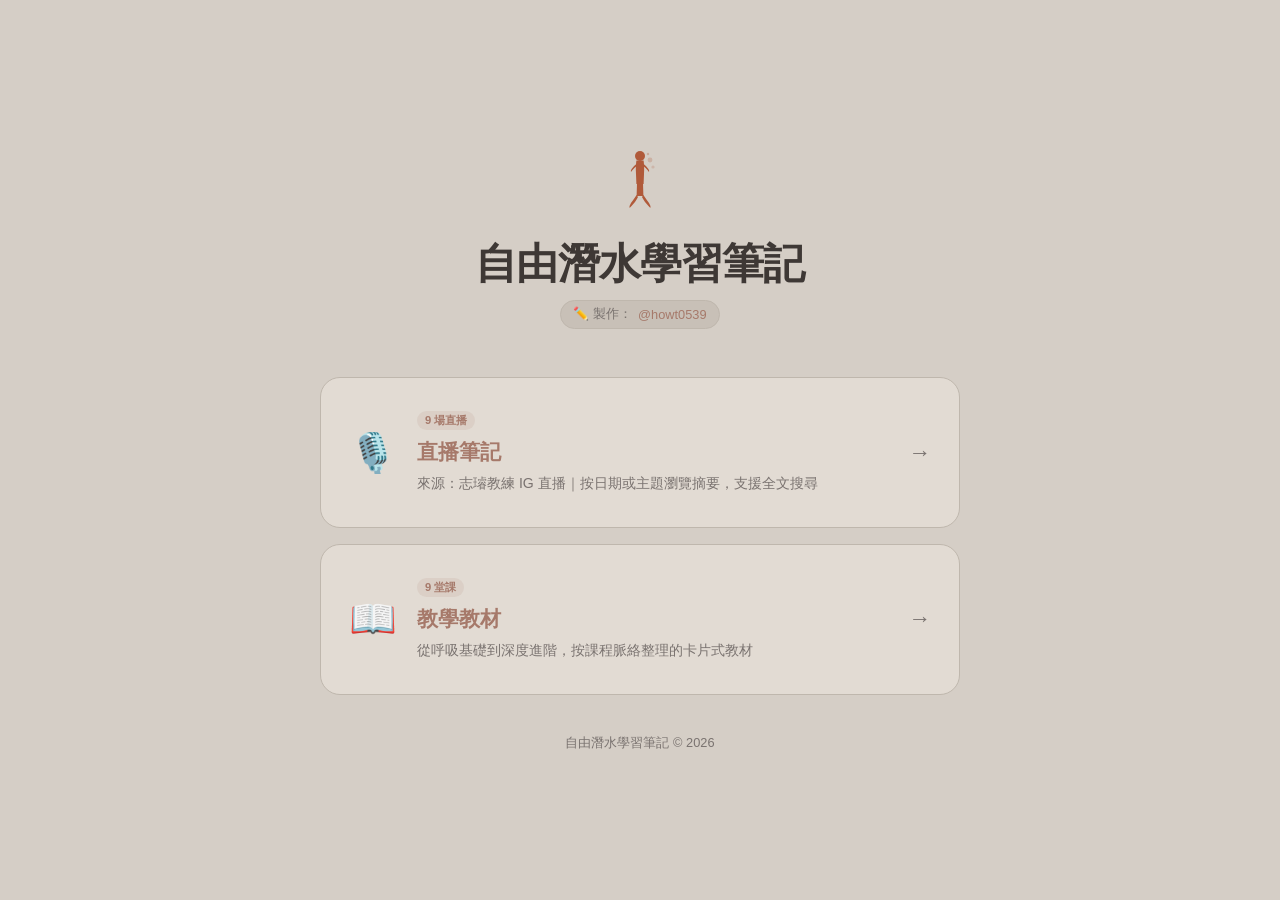
<file: index.html>
<!DOCTYPE html>
<html lang="zh-Hant">
<head>
  <meta charset="UTF-8">
  <meta name="viewport" content="width=device-width, initial-scale=1.0">
  <title>自由潛水學習筆記</title>
  <link rel="icon" href="/favicon.svg" type="image/svg+xml">
  <meta name="description" content="自由潛水學習筆記與教材｜製作：@howt0539">
  <meta property="og:title" content="自由潛水學習筆記">
  <meta property="og:description" content="直播筆記 · 教學教材 · 練習手冊｜製作：@howt0539">
  <meta property="og:image" content="https://howt0539.github.io/howt-freedive/og-image.png">
  <meta property="og:url" content="https://howt0539.github.io/howt-freedive/">
  <meta property="og:type" content="website">
  <meta name="twitter:card" content="summary_large_image">
  <meta name="twitter:title" content="自由潛水學習筆記">
  <meta name="twitter:description" content="直播筆記 · 教學教材 · 練習手冊｜製作：@howt0539">
  <meta name="twitter:image" content="https://howt0539.github.io/howt-freedive/og-image.png">
  <style>
    :root {
      --bg: #D5CEC6;
      --surface: #C8C0B7;
      --card: #E2DBD3;
      --card-hover: #DDD5CC;
      --border: #BFB7AD;
      --text: #3E3835;
      --text-secondary: #7A7370;
      --accent: #A6796A;
      --accent-soft: rgba(166,121,106,0.12);
      --accent-glow: rgba(166,121,106,0.2);
      --warm: #A6796A;
      --warm-soft: rgba(166,121,106,0.12);
      --radius: 20px;
    }

    * { margin: 0; padding: 0; box-sizing: border-box; }

    body {
      font-family: -apple-system, BlinkMacSystemFont, 'Segoe UI', 'PingFang TC', 'Microsoft JhengHei', 'Noto Sans CJK TC', sans-serif;
      background: var(--bg);
      color: var(--text);
      min-height: 100vh;
      display: flex;
      flex-direction: column;
      align-items: center;
      justify-content: center;
      padding: 40px 20px;
    }

    .container {
      max-width: 640px;
      width: 100%;
      text-align: center;
    }

    .icon { font-size: 4rem; margin-bottom: 20px; }

    h1 {
      font-size: clamp(1.8rem, 5vw, 2.6rem);
      font-weight: 900;
      letter-spacing: -0.02em;
      margin-bottom: 8px;
    }
    h1 .accent { color: var(--accent); }

    .subtitle {
      font-size: 1rem;
      color: var(--text-secondary);
      font-weight: 300;
      margin-bottom: 12px;
    }

    .meta {
      display: flex;
      gap: 10px;
      justify-content: center;
      flex-wrap: wrap;
      margin-bottom: 48px;
    }
    .badge {
      display: inline-flex;
      align-items: center;
      gap: 6px;
      padding: 5px 12px;
      background: var(--surface);
      border: 1px solid var(--border);
      border-radius: 999px;
      font-size: 0.8rem;
      color: var(--text-secondary);
    }
    .badge a {
      color: var(--accent);
      text-decoration: none;
    }

    .cards {
      display: grid;
      gap: 16px;
      margin-bottom: 40px;
    }

    .card {
      display: flex;
      align-items: center;
      gap: 20px;
      padding: 32px 28px;
      background: var(--card);
      border: 1px solid var(--border);
      border-radius: var(--radius);
      text-decoration: none;
      color: var(--text);
      transition: all 0.25s;
      text-align: left;
    }
    .card:hover {
      transform: translateY(-3px);
      box-shadow: 0 8px 24px rgba(62,56,53,0.08);
    }
    .card-notes:hover {
      border-color: rgba(166,121,106,0.4);
      background: var(--card-hover);
    }
    .card-slides:hover {
      border-color: rgba(166,121,106,0.4);
      background: var(--card-hover);
    }

    .card-icon {
      font-size: 2.4rem;
      flex-shrink: 0;
    }

    .card-info { flex: 1; }
    .card-info h2 {
      font-size: 1.3rem;
      font-weight: 700;
      margin-bottom: 6px;
    }
    .card-notes .card-info h2 { color: var(--accent); }
    .card-slides .card-info h2 { color: #A6796A; }
    .card-info p {
      font-size: 0.88rem;
      color: var(--text-secondary);
      line-height: 1.6;
    }

    .card-arrow {
      font-size: 1.4rem;
      color: var(--text-secondary);
      flex-shrink: 0;
      transition: transform 0.2s;
    }
    .card:hover .card-arrow {
      transform: translateX(4px);
    }
    .card-notes:hover .card-arrow { color: var(--accent); }
    .card-slides:hover .card-arrow { color: #A6796A; }

    .card-tag {
      display: inline-block;
      font-size: 0.7rem;
      font-weight: 600;
      padding: 2px 8px;
      border-radius: 999px;
      margin-bottom: 8px;
    }
    .card-notes .card-tag {
      background: var(--accent-soft);
      color: var(--accent);
    }
    .card-slides .card-tag {
      background: rgba(166,121,106,0.12);
      color: #A6796A;
    }

    footer {
      font-size: 0.8rem;
      color: var(--text-secondary);
    }
    footer a {
      color: var(--accent);
      text-decoration: none;
    }

    @media (max-width: 600px) {
      body { padding: 30px 16px; }
      .card { padding: 24px 20px; gap: 14px; }
      .card-icon { font-size: 1.8rem; }
      .card-info h2 { font-size: 1.1rem; }
    }
  </style>
</head>
<body>

  <div class="container">
    <img src="favicon.svg" alt="logo" style="width: 64px; height: 64px; margin-bottom: 20px;">
    <h1>自由潛水學習筆記</h1>
    <div class="meta">
      <span class="badge">✏️ 製作：<a href="https://www.instagram.com/howt0539" target="_blank">@howt0539</a></span>
    </div>

    <div class="cards">
      <a class="card card-notes" href="notes.html">
        <span class="card-icon">🎙️</span>
        <div class="card-info">
          <span class="card-tag">9 場直播</span>
          <h2>直播筆記</h2>
          <p>來源：志璿教練 IG 直播｜按日期或主題瀏覽摘要，支援全文搜尋</p>
        </div>
        <span class="card-arrow">→</span>
      </a>
      <a class="card card-slides" href="slides/">
        <span class="card-icon">📖</span>
        <div class="card-info">
          <span class="card-tag">9 堂課</span>
          <h2>教學教材</h2>
          <p>從呼吸基礎到深度進階，按課程脈絡整理的卡片式教材</p>
        </div>
        <span class="card-arrow">→</span>
      </a>
    </div>

    <footer>
      <p>自由潛水學習筆記 © 2026</p>
    </footer>
  </div>

</body>
</html>
</file>
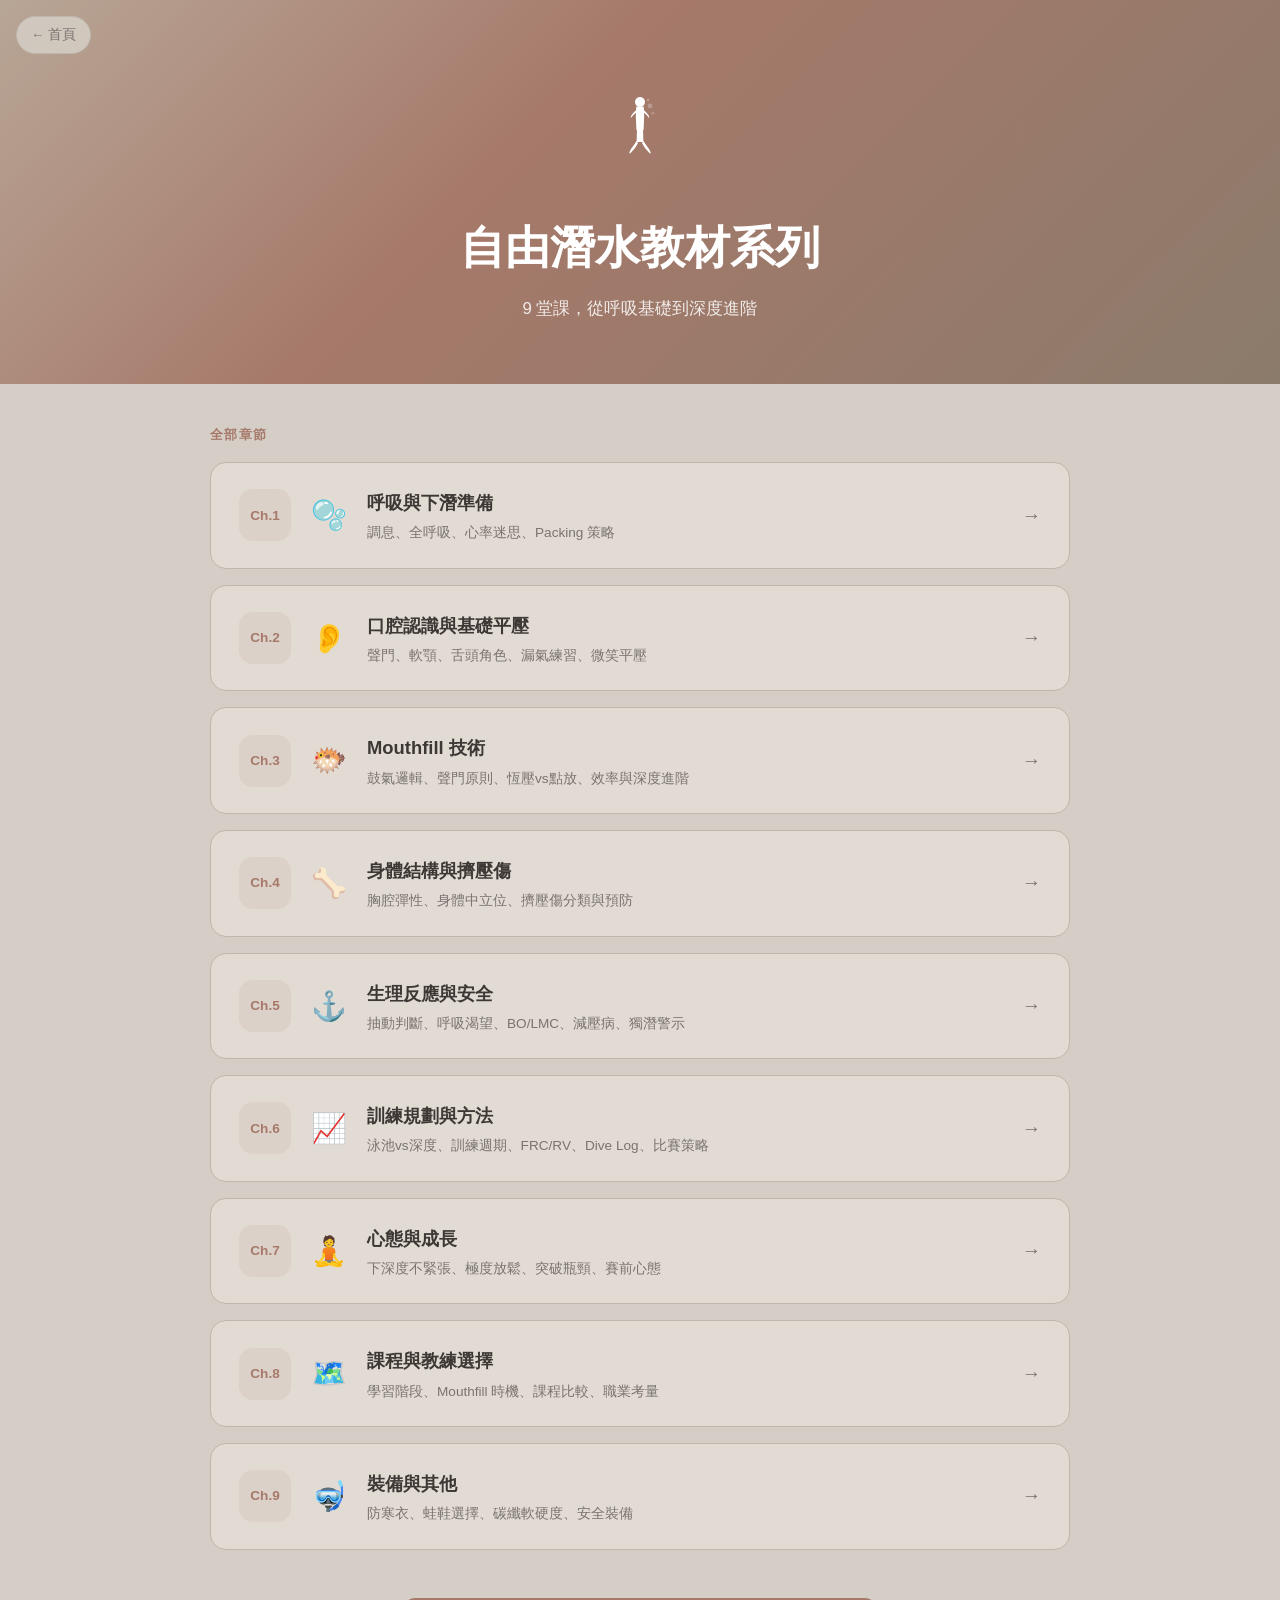
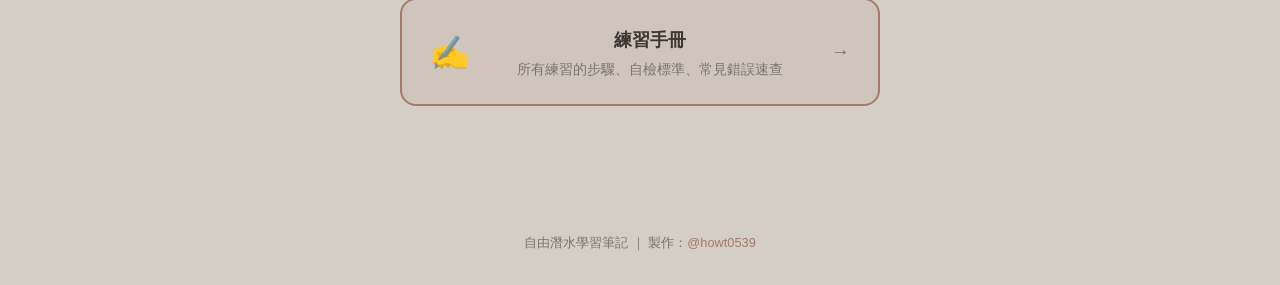
<file: slides/index.html>
<!DOCTYPE html>
<html lang="zh-Hant">
<head>
  <meta charset="UTF-8">
  <meta name="viewport" content="width=device-width, initial-scale=1.0">
  <title>自由潛水教材系列</title>
  <link rel="icon" href="../favicon.svg" type="image/svg+xml">
  <style>
    :root {
      --bg: #D5CEC6;
      --surface: #CCC5BD;
      --card: #E2DBD3;
      --card-border: #BFB7AD;
      --text: #3E3835;
      --text-secondary: #7A7370;
      --accent: #A6796A;
      --accent-soft: rgba(166,121,106,0.1);
      --accent2: #8B9B87;
      --radius: 16px;
    }

    * { margin: 0; padding: 0; box-sizing: border-box; }

    body {
      font-family: -apple-system, BlinkMacSystemFont, 'Segoe UI', 'PingFang TC', 'Microsoft JhengHei', 'Noto Sans CJK TC', sans-serif;
      background: var(--bg);
      color: var(--text);
      line-height: 1.75;
      min-height: 100vh;
    }

    .hero {
      background: linear-gradient(135deg, #B8A696 0%, #A6796A 40%, #8B7B6B 100%);
      color: white;
      text-align: center;
      padding: 80px 24px 60px;
    }
    .hero-icon { font-size: 4rem; margin-bottom: 16px; }
    .hero h1 {
      font-size: clamp(1.8rem, 5vw, 2.8rem);
      font-weight: 700;
      margin-bottom: 8px;
    }
    .hero p {
      font-size: 1.05rem;
      font-weight: 300;
      opacity: 0.85;
    }

    .container {
      max-width: 900px;
      margin: 0 auto;
      padding: 40px 20px 80px;
    }

    .section-label {
      font-size: 0.8rem;
      font-weight: 700;
      letter-spacing: 0.1em;
      text-transform: uppercase;
      color: var(--accent);
      margin-bottom: 16px;
    }

    .chapters {
      display: grid;
      gap: 16px;
    }

    .chapter-card {
      display: flex;
      align-items: center;
      gap: 20px;
      background: var(--card);
      border: 1px solid var(--card-border);
      border-radius: var(--radius);
      padding: 24px 28px;
      text-decoration: none;
      color: var(--text);
      transition: all 0.2s;
    }
    .chapter-card:hover {
      transform: translateY(-2px);
      box-shadow: 0 8px 24px rgba(0,0,0,0.06);
      border-color: var(--accent);
    }

    .ch-num {
      width: 52px; height: 52px;
      display: flex;
      align-items: center;
      justify-content: center;
      background: var(--accent-soft);
      color: var(--accent);
      border-radius: 14px;
      font-size: 0.85rem;
      font-weight: 800;
      flex-shrink: 0;
    }

    .ch-icon {
      font-size: 1.8rem;
      flex-shrink: 0;
    }

    .ch-info { flex: 1; }
    .ch-info h3 {
      font-size: 1.15rem;
      font-weight: 700;
      margin-bottom: 4px;
    }
    .ch-info p {
      font-size: 0.85rem;
      color: var(--text-secondary);
      line-height: 1.5;
    }

    .ch-arrow {
      color: var(--text-secondary);
      font-size: 1.2rem;
      flex-shrink: 0;
      transition: transform 0.2s;
    }
    .chapter-card:hover .ch-arrow {
      transform: translateX(4px);
      color: var(--accent);
    }

    .back-link {
      position: fixed;
      top: 16px;
      left: 16px;
      z-index: 1000;
      color: #7A7370;
      text-decoration: none;
      font-size: 0.85rem;
      background: rgba(213,206,198,0.85);
      padding: 6px 14px;
      border-radius: 20px;
      backdrop-filter: blur(8px);
      border: 1px solid #BFB7AD;
      transition: all 0.2s;
    }
    .back-link:hover {
      color: #3E3835;
      background: rgba(204,197,189,0.95);
    }

    footer {
      text-align: center;
      padding: 30px 20px;
      font-size: 0.8rem;
      color: var(--text-secondary);
    }
    footer a { color: var(--accent); text-decoration: none; }

    @media (max-width: 600px) {
      .hero { padding: 60px 20px 40px; }
      .chapter-card { padding: 18px 20px; gap: 14px; }
      .ch-num { width: 42px; height: 42px; font-size: 0.75rem; }
      .ch-icon { font-size: 1.4rem; }
    }
  </style>
</head>
<body>

  <header class="hero">
    <div class="hero-icon"><img src="../favicon.svg" alt="" style="width:64px;height:64px;filter:brightness(10);"></div>
    <h1>自由潛水教材系列</h1>
    <p>9 堂課，從呼吸基礎到深度進階</p>
  </header>

  <main class="container">
    <div class="section-label">全部章節</div>
    <div class="chapters">
      <a class="chapter-card" href="ch1-breathing.html">
        <span class="ch-num">Ch.1</span>
        <span class="ch-icon">🫧</span>
        <div class="ch-info">
          <h3>呼吸與下潛準備</h3>
          <p>調息、全呼吸、心率迷思、Packing 策略</p>
        </div>
        <span class="ch-arrow">→</span>
      </a>
      <a class="chapter-card" href="ch2-equalization.html">
        <span class="ch-num">Ch.2</span>
        <span class="ch-icon">👂</span>
        <div class="ch-info">
          <h3>口腔認識與基礎平壓</h3>
          <p>聲門、軟顎、舌頭角色、漏氣練習、微笑平壓</p>
        </div>
        <span class="ch-arrow">→</span>
      </a>
      <a class="chapter-card" href="ch3-mouthfill.html">
        <span class="ch-num">Ch.3</span>
        <span class="ch-icon">🐡</span>
        <div class="ch-info">
          <h3>Mouthfill 技術</h3>
          <p>鼓氣邏輯、聲門原則、恆壓vs點放、效率與深度進階</p>
        </div>
        <span class="ch-arrow">→</span>
      </a>
      <a class="chapter-card" href="ch4-body-squeeze.html">
        <span class="ch-num">Ch.4</span>
        <span class="ch-icon">🦴</span>
        <div class="ch-info">
          <h3>身體結構與擠壓傷</h3>
          <p>胸腔彈性、身體中立位、擠壓傷分類與預防</p>
        </div>
        <span class="ch-arrow">→</span>
      </a>
      <a class="chapter-card" href="ch5-safety.html">
        <span class="ch-num">Ch.5</span>
        <span class="ch-icon">⚓</span>
        <div class="ch-info">
          <h3>生理反應與安全</h3>
          <p>抽動判斷、呼吸渴望、BO/LMC、減壓病、獨潛警示</p>
        </div>
        <span class="ch-arrow">→</span>
      </a>
      <a class="chapter-card" href="ch6-training.html">
        <span class="ch-num">Ch.6</span>
        <span class="ch-icon">📈</span>
        <div class="ch-info">
          <h3>訓練規劃與方法</h3>
          <p>泳池vs深度、訓練週期、FRC/RV、Dive Log、比賽策略</p>
        </div>
        <span class="ch-arrow">→</span>
      </a>
      <a class="chapter-card" href="ch7-mindset.html">
        <span class="ch-num">Ch.7</span>
        <span class="ch-icon">🧘</span>
        <div class="ch-info">
          <h3>心態與成長</h3>
          <p>下深度不緊張、極度放鬆、突破瓶頸、賽前心態</p>
        </div>
        <span class="ch-arrow">→</span>
      </a>
      <a class="chapter-card" href="ch8-course.html">
        <span class="ch-num">Ch.8</span>
        <span class="ch-icon">🗺️</span>
        <div class="ch-info">
          <h3>課程與教練選擇</h3>
          <p>學習階段、Mouthfill 時機、課程比較、職業考量</p>
        </div>
        <span class="ch-arrow">→</span>
      </a>
      <a class="chapter-card" href="ch9-gear.html">
        <span class="ch-num">Ch.9</span>
        <span class="ch-icon">🤿</span>
        <div class="ch-info">
          <h3>裝備與其他</h3>
          <p>防寒衣、蛙鞋選擇、碳纖軟硬度、安全裝備</p>
        </div>
        <span class="ch-arrow">→</span>
      </a>
    </div>

    <div style="text-align:center; margin: 48px 0 16px;">
      <a class="chapter-card" href="practice-guide.html" style="max-width: 480px; margin: 0 auto; border: 2px solid var(--accent); background: var(--accent-soft);">
        <span class="ch-icon" style="font-size: 2rem;">✍️</span>
        <div class="ch-info">
          <h3>練習手冊</h3>
          <p>所有練習的步驟、自檢標準、常見錯誤速查</p>
        </div>
        <span class="ch-arrow">→</span>
      </a>
    </div>

  </main>
  <a class="back-link" href="../">← 首頁</a>

  <footer>
    <p>自由潛水學習筆記 ｜ 製作：<a href="https://www.instagram.com/howt0539" target="_blank">@howt0539</a></p>
  </footer>

</body>
</html>
</file>
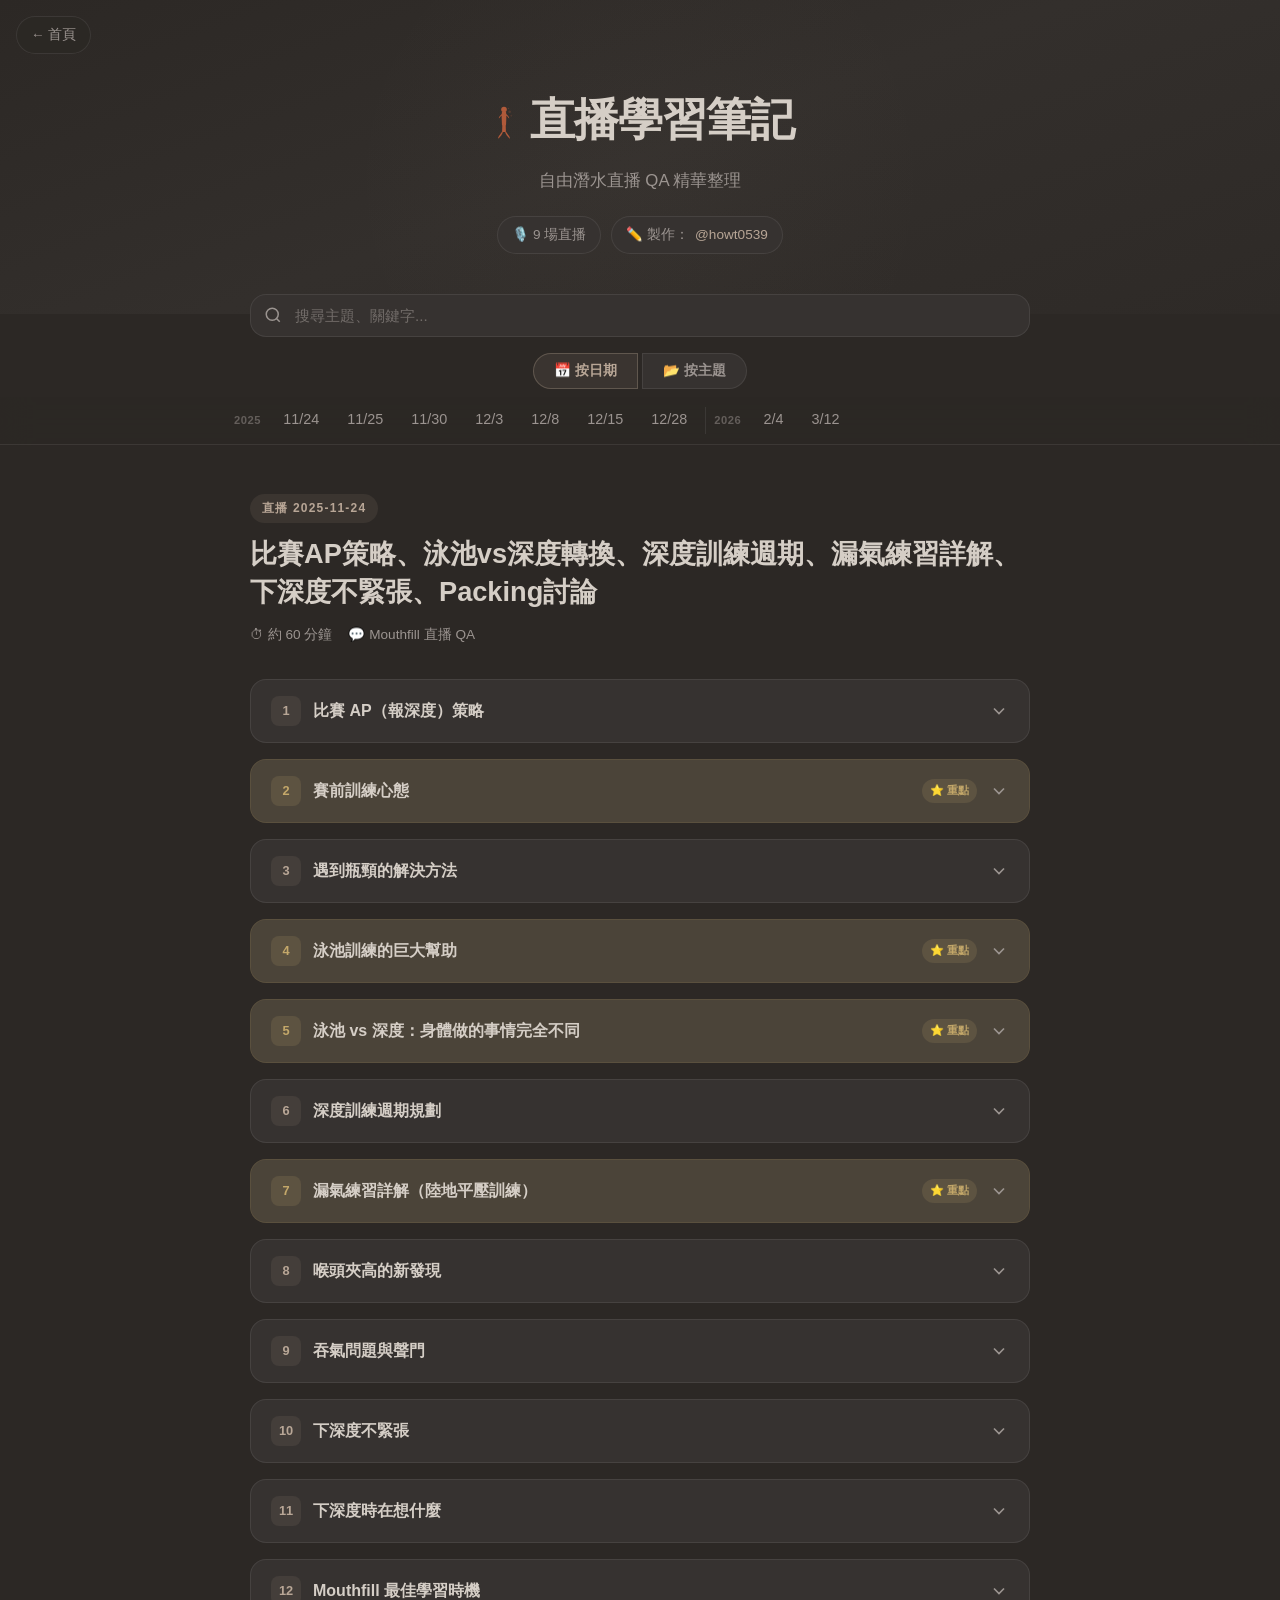
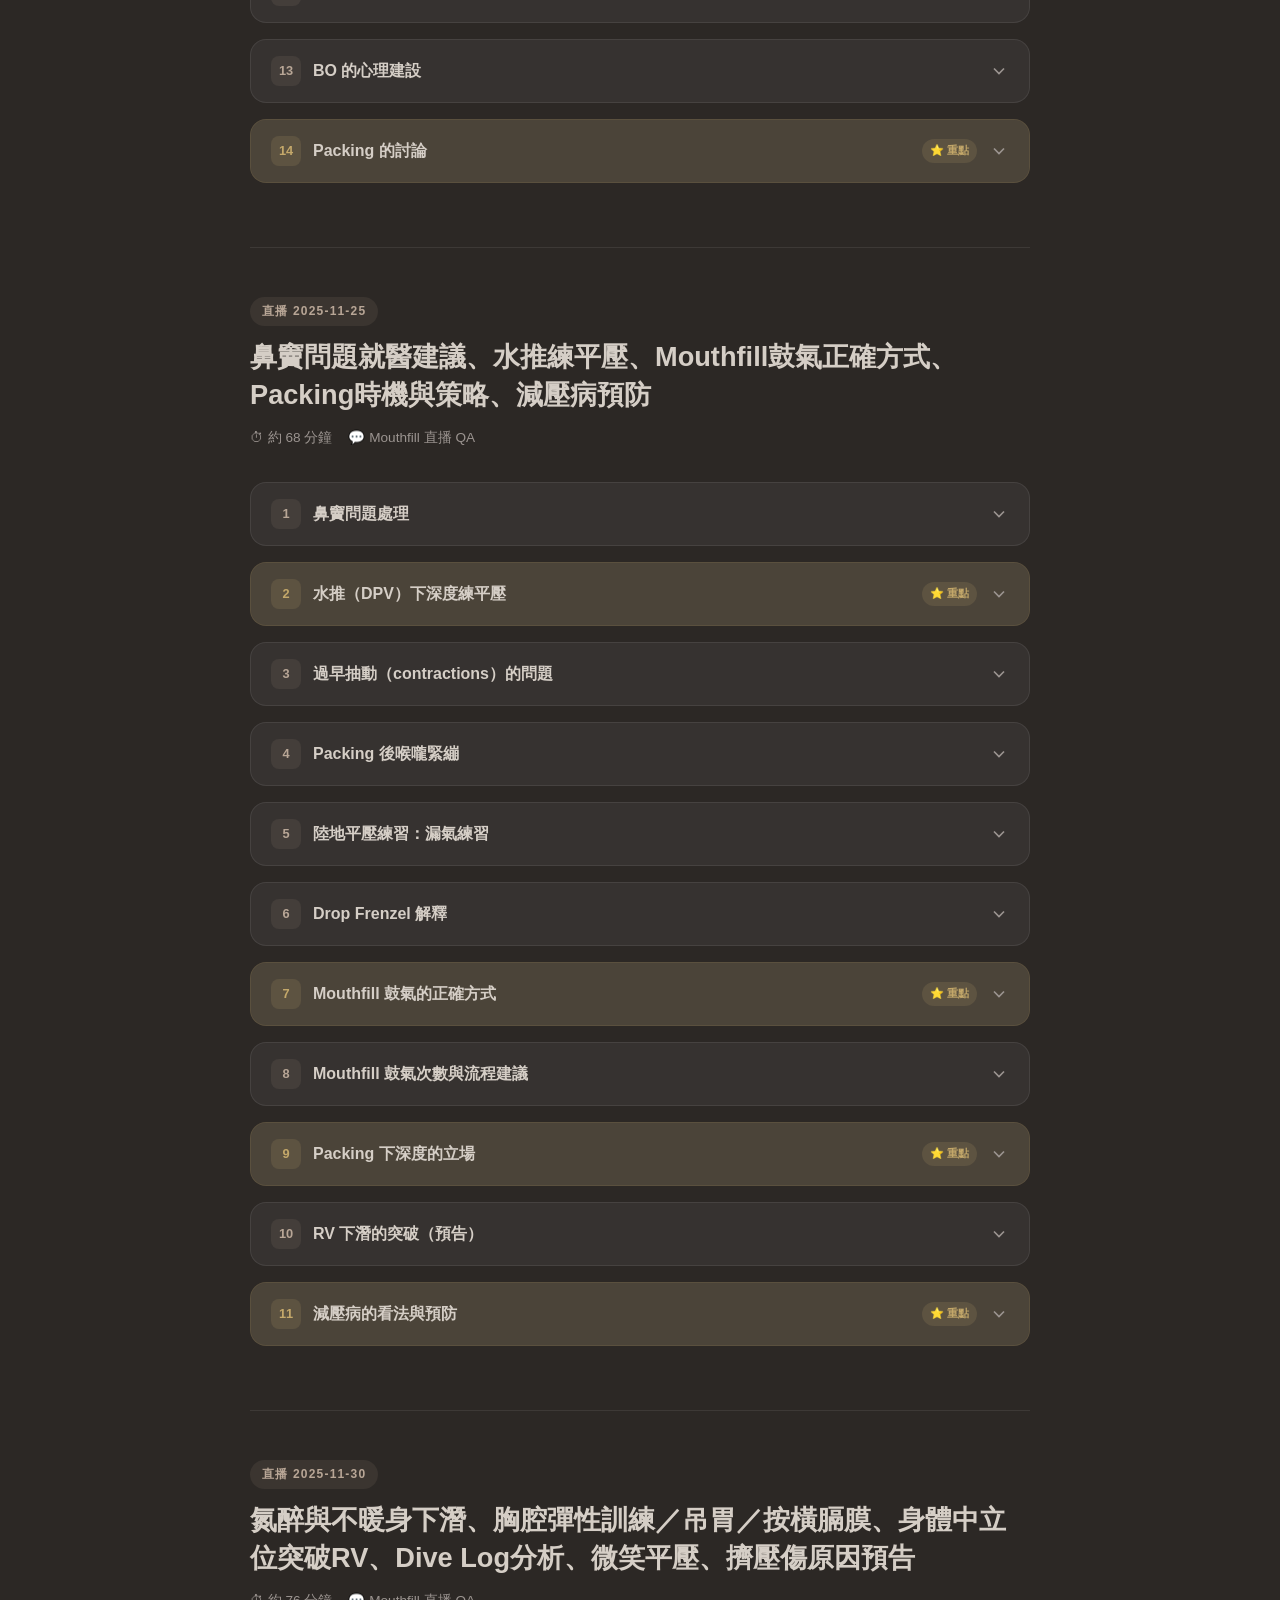
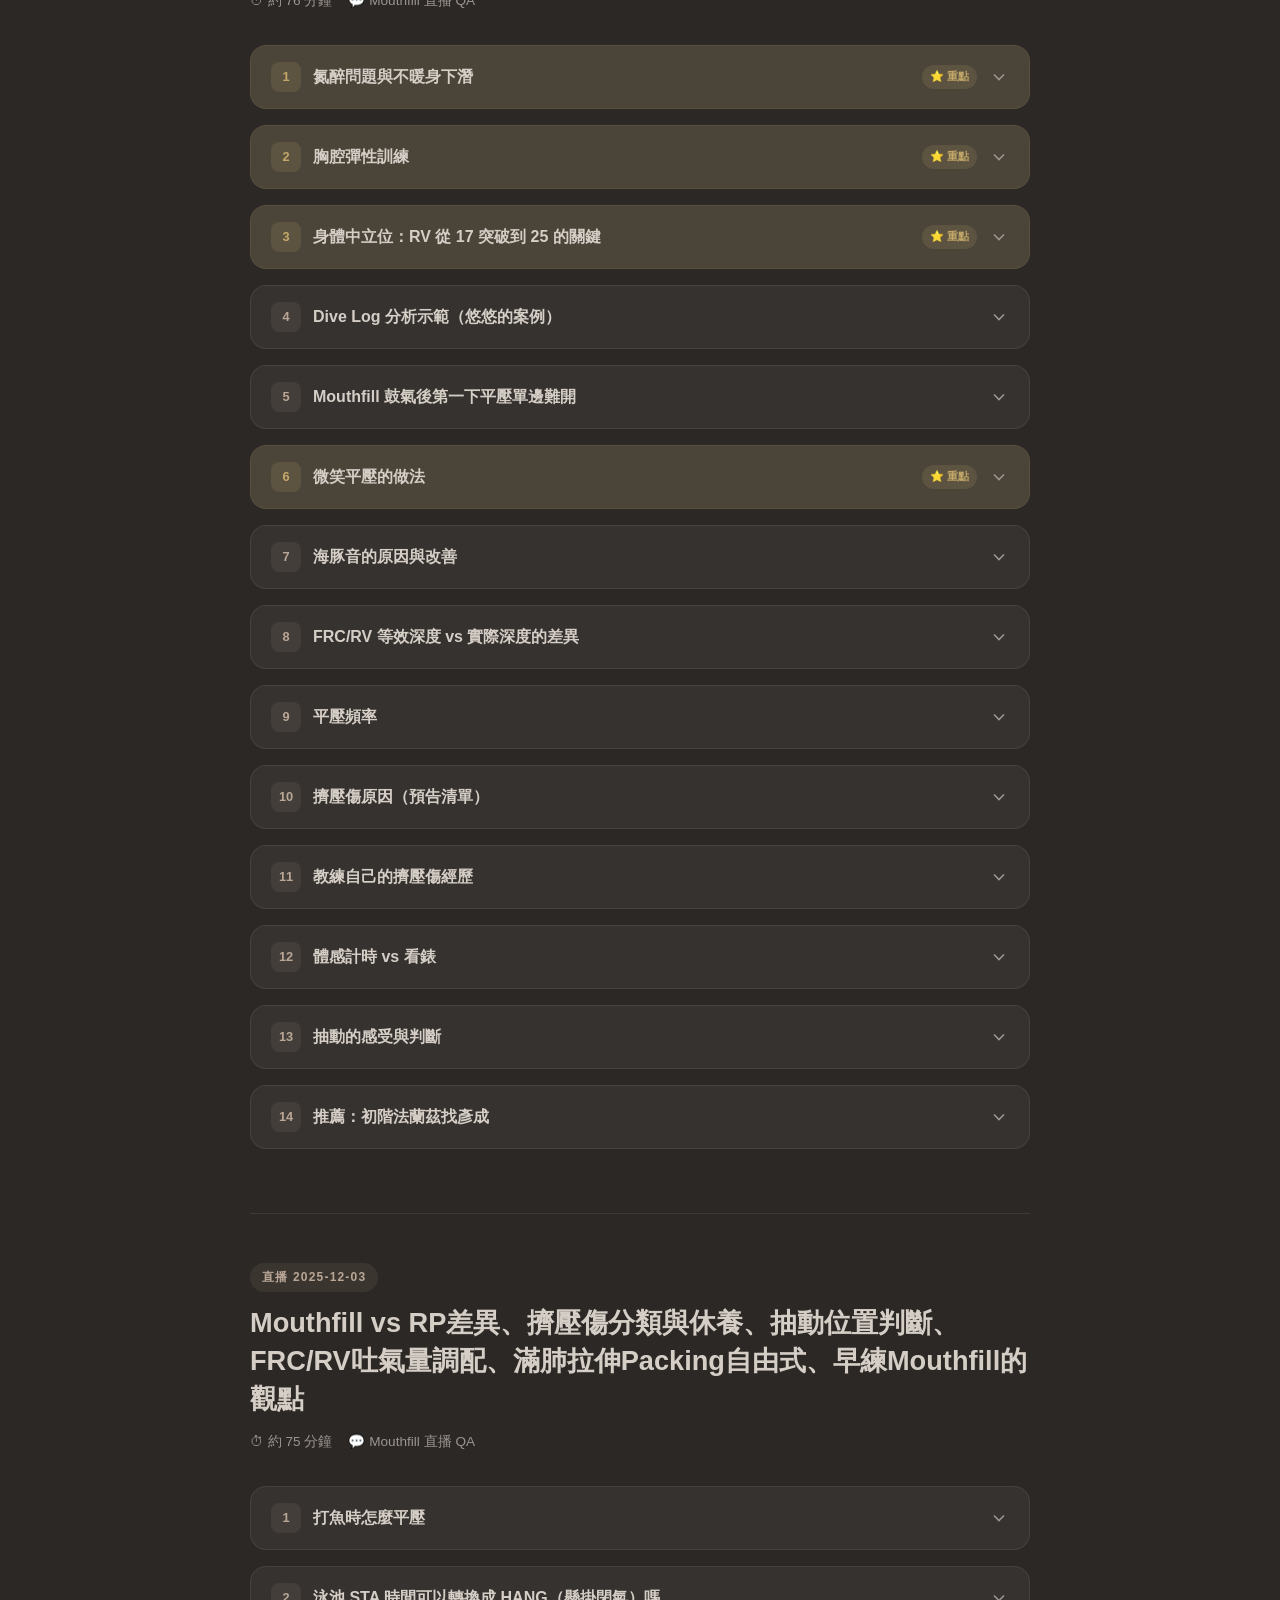
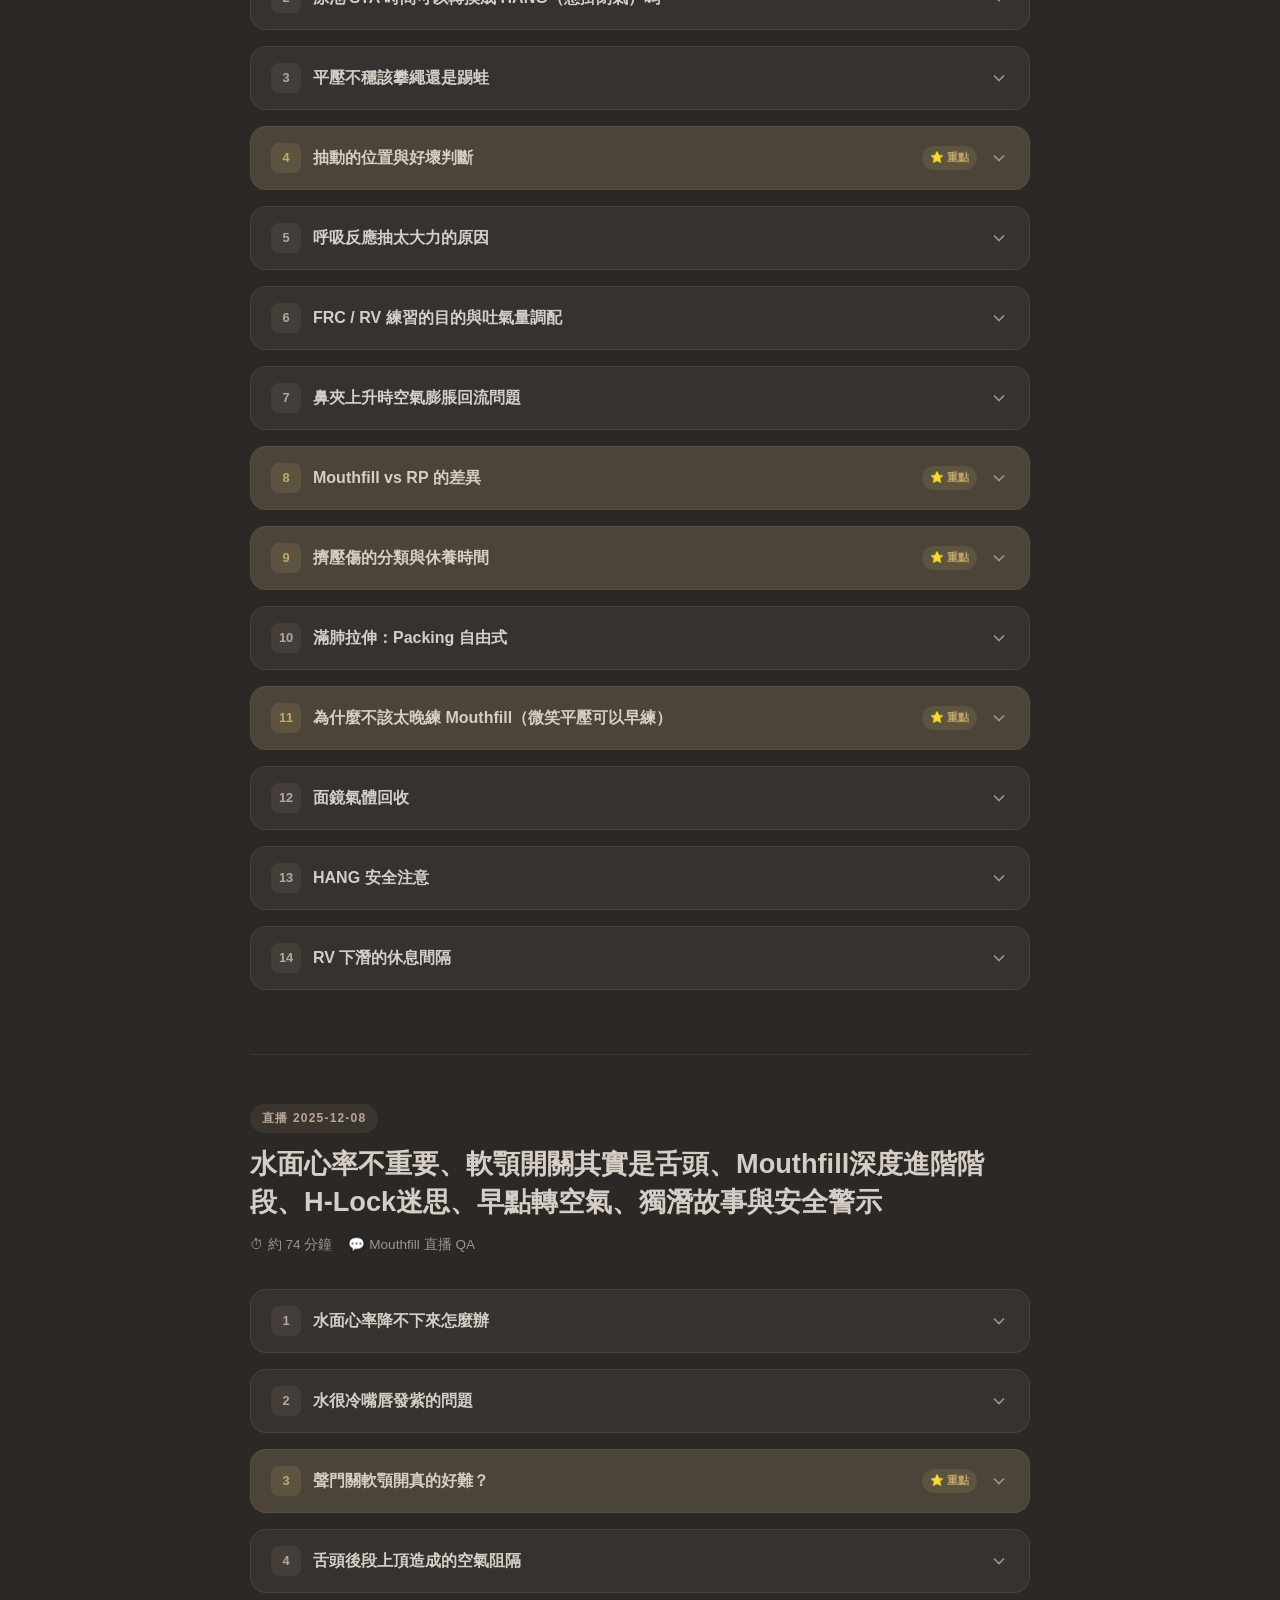
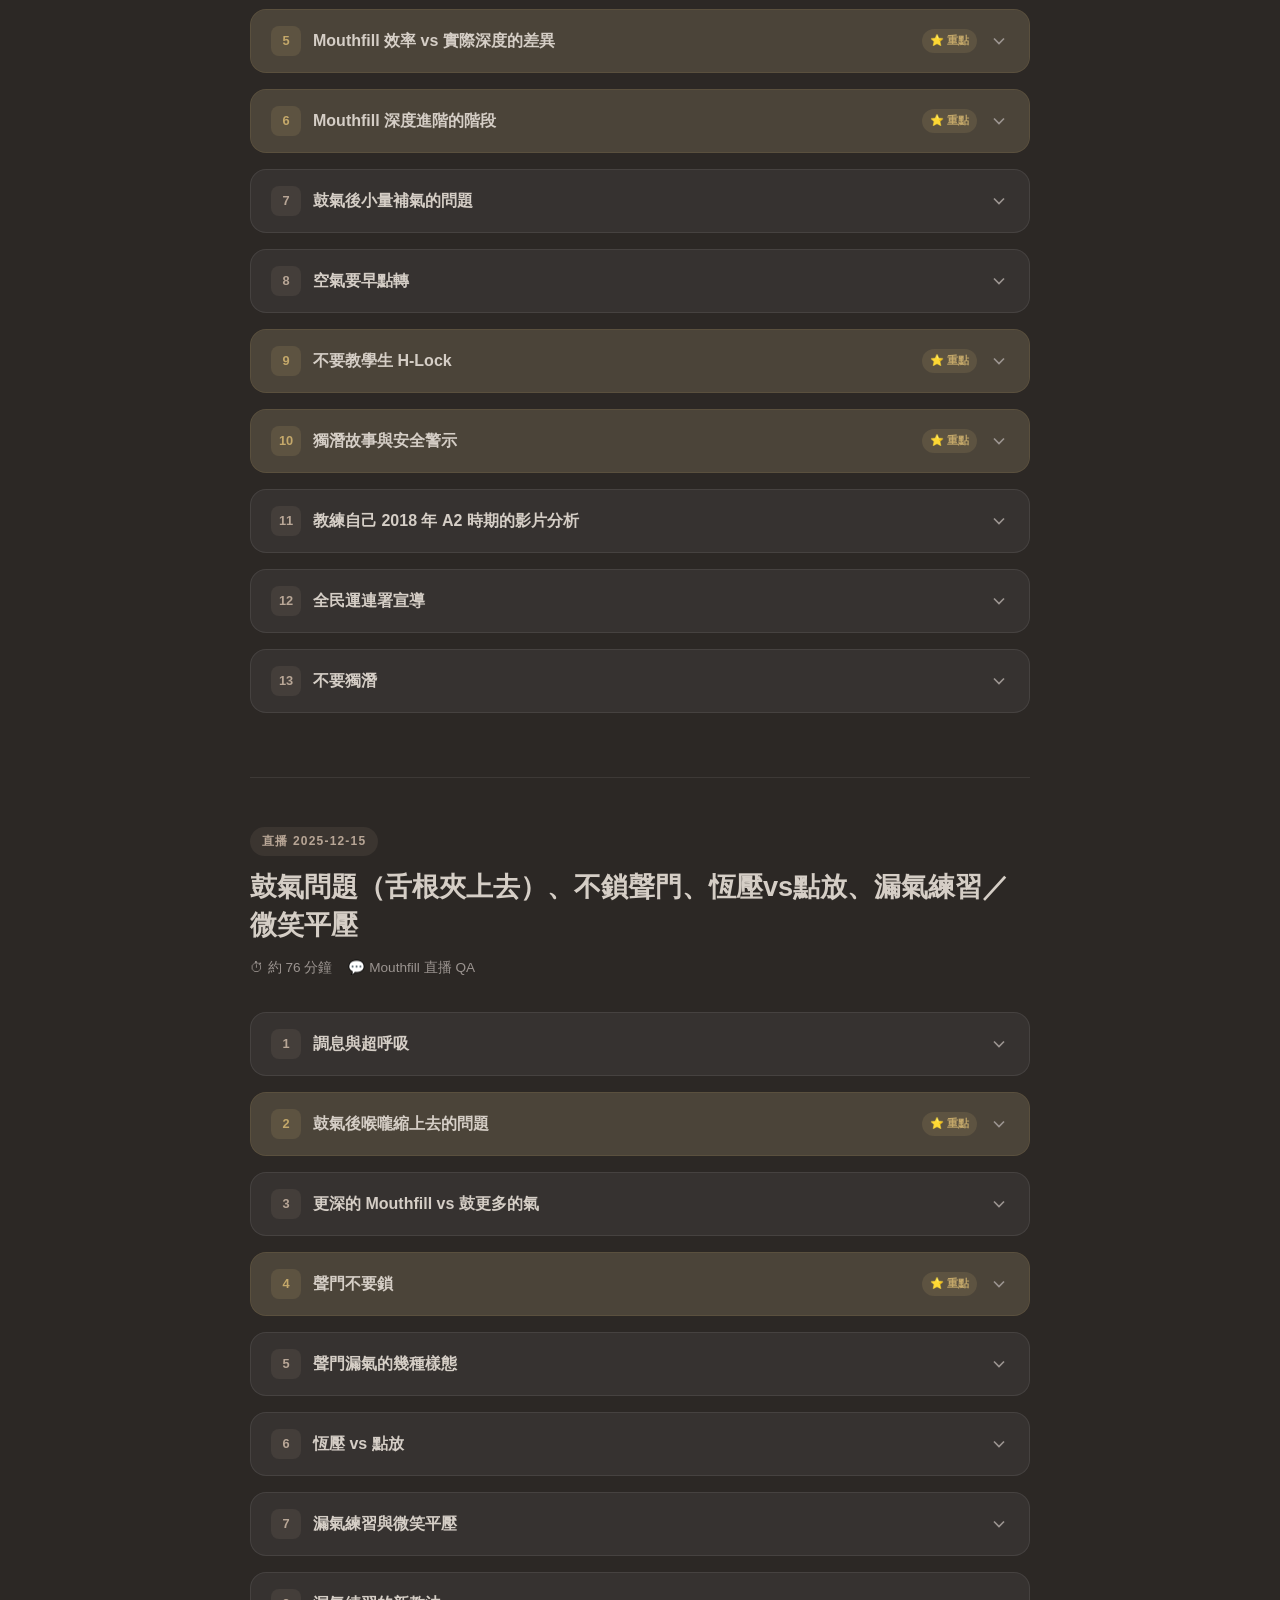
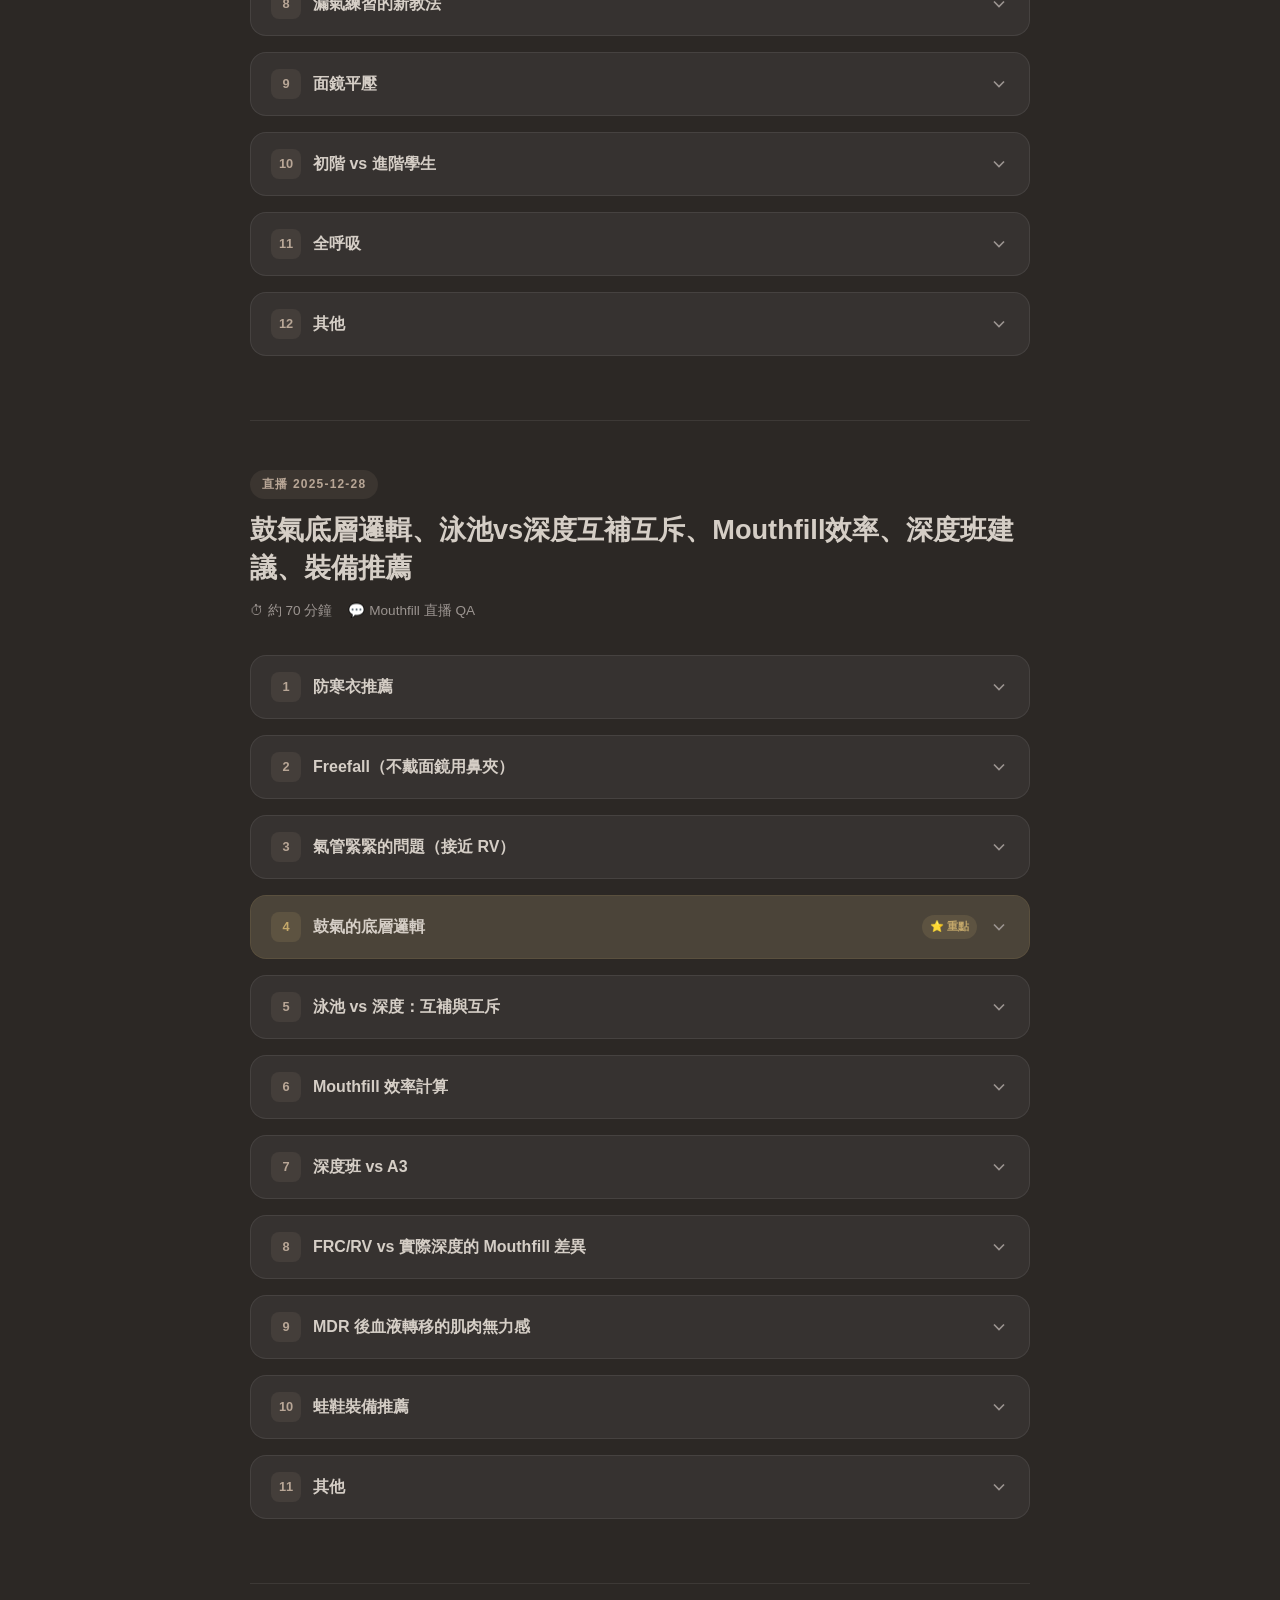
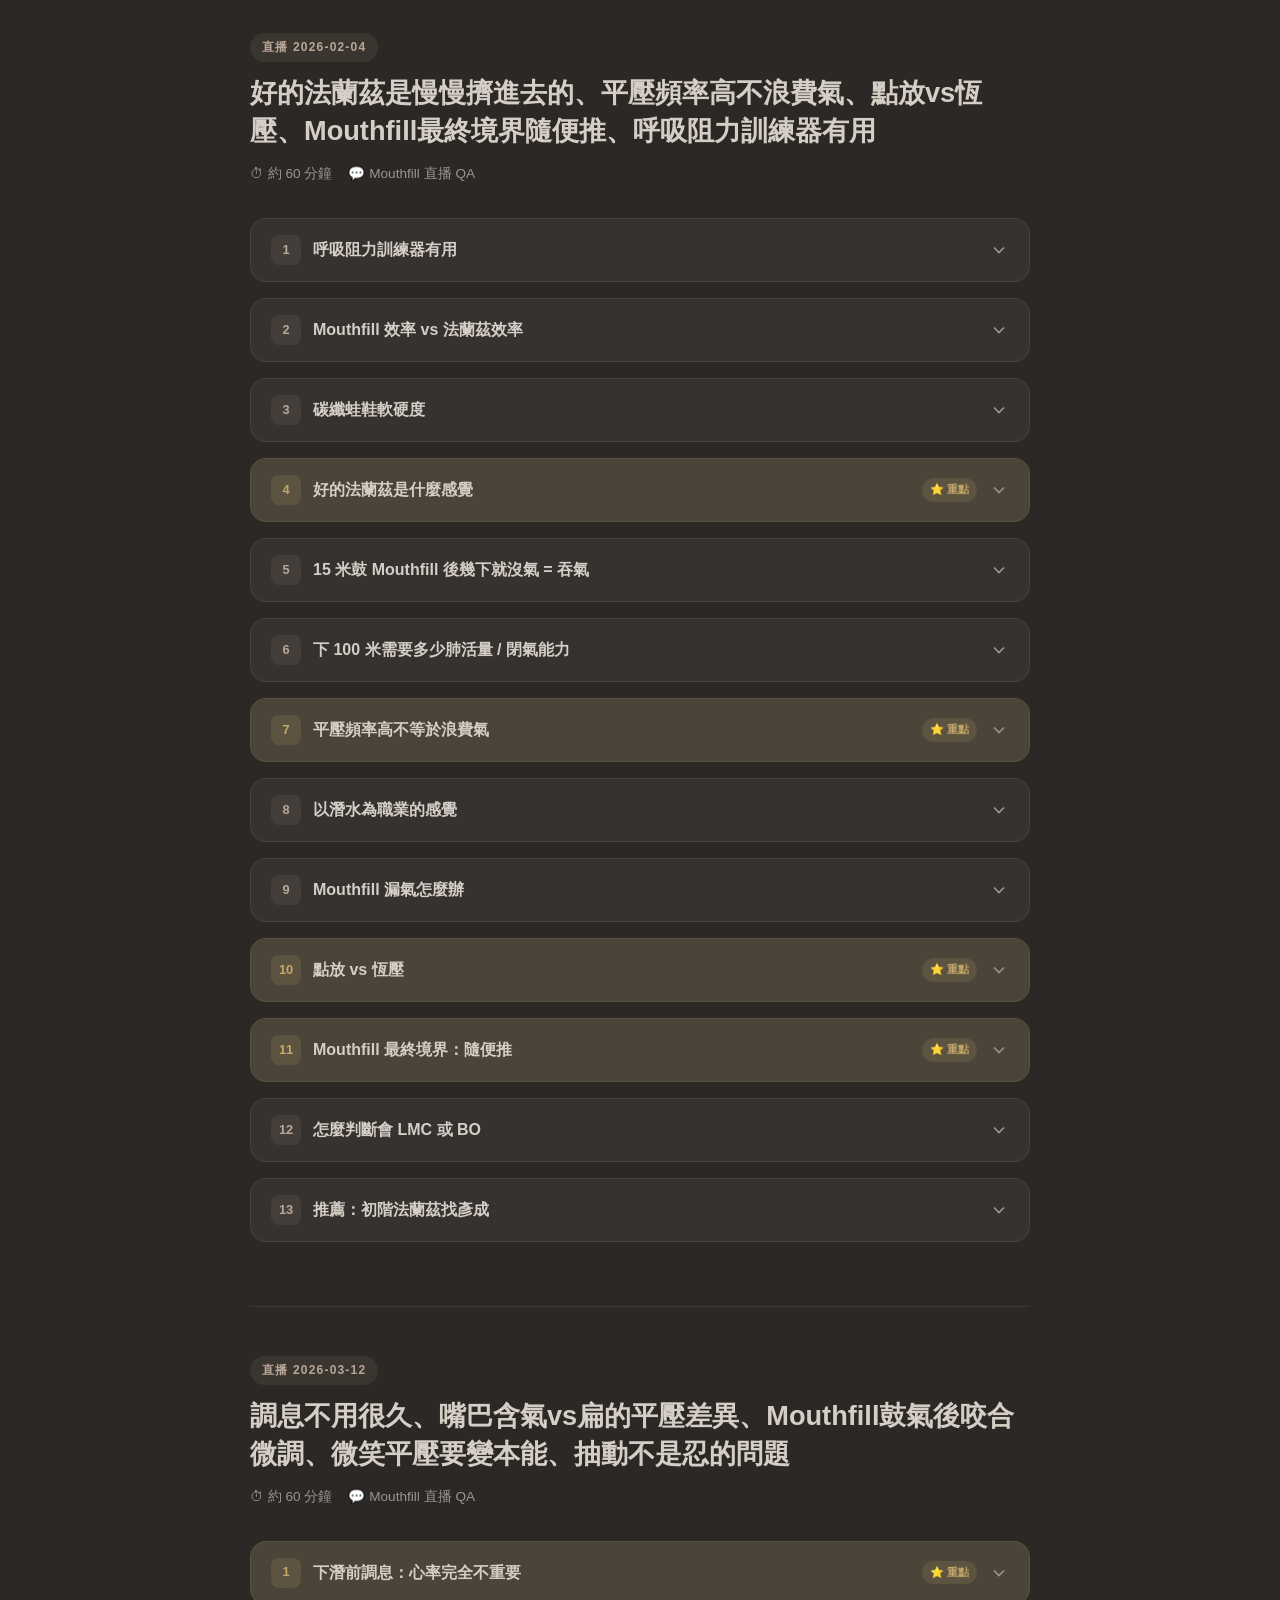
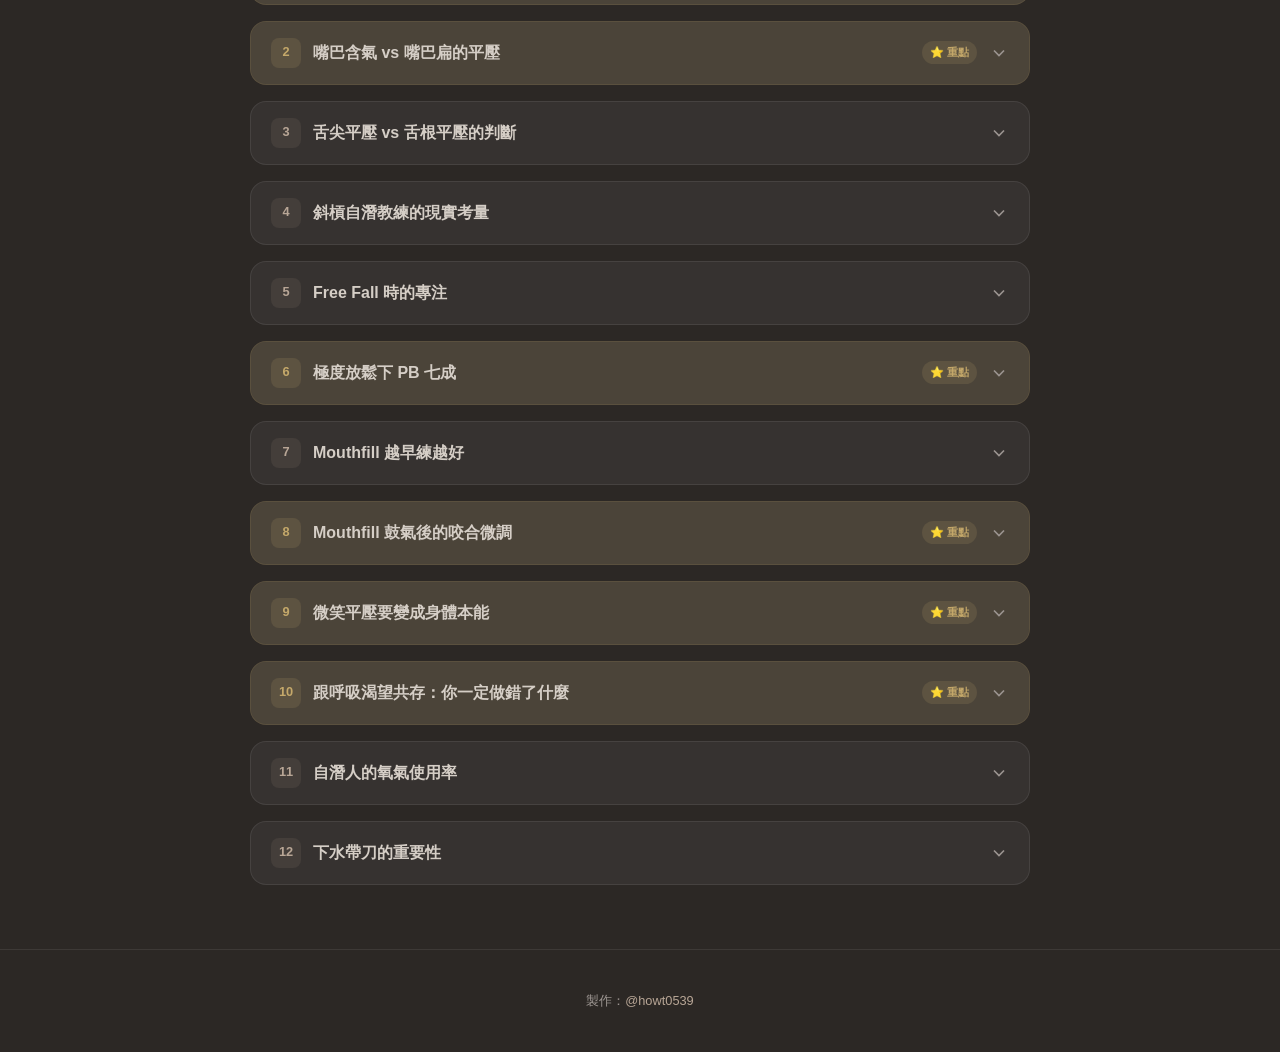
<file: notes.html>
<!DOCTYPE html>
<html lang="zh-Hant">
<head>
  <meta charset="UTF-8">
  <meta name="viewport" content="width=device-width, initial-scale=1.0">
  <title>直播筆記 — 自由潛水學習筆記</title>
  <link rel="icon" href="/favicon.svg" type="image/svg+xml">
  <meta name="description" content="自由潛水直播 QA 精華整理｜整理：@howt0539">
  <meta property="og:title" content="直播筆記 — 自由潛水學習筆記">
  <meta property="og:description" content="自由潛水直播 QA 精華整理，含逐字稿摘要與主題索引">
  
  <style>
    :root {
      --bg: #2C2825;
      --surface: #363230;
      --surface-hover: #3E3A37;
      --card: #363230;
      --border: rgba(255,255,255,0.08);
      --text: #D5CEC6;
      --text-secondary: #9B9490;
      --accent: #B8A696;
      --accent-soft: rgba(184,166,150,0.1);
      --accent-glow: rgba(184,166,150,0.15);
      --star: #C4A86A;
      --tag-bg: rgba(184,166,150,0.1);
      --tag-text: #B8A696;
      --green: #8B9B87;
      --green-bg: rgba(139,155,135,0.1);
      --radius: 16px;
      --radius-sm: 10px;
    }

    * { margin: 0; padding: 0; box-sizing: border-box; }

    body {
      font-family: -apple-system, BlinkMacSystemFont, 'Segoe UI', 'PingFang TC', 'Microsoft JhengHei', 'Noto Sans CJK TC', sans-serif;
      background: var(--bg);
      color: var(--text);
      line-height: 1.75;
      -webkit-font-smoothing: antialiased;
    }

    .hero {
      position: relative;
      padding: 80px 24px 60px;
      text-align: center;
      overflow: hidden;
      background: linear-gradient(160deg, #2C2825 0%, #332F2C 50%, #2E2A27 100%);
    }
    .hero::before {
      content: '';
      position: absolute;
      top: -120px; left: 50%; transform: translateX(-50%);
      width: 600px; height: 600px;
      background: radial-gradient(circle, var(--accent-glow) 0%, transparent 70%);
      opacity: 0.2;
      pointer-events: none;
    }
    .hero h1 {
      font-size: clamp(1.8rem, 5vw, 2.8rem);
      font-weight: 900;
      letter-spacing: -0.02em;
      margin-bottom: 8px;
      position: relative;
    }
    .hero h1 .accent { color: var(--accent); }
    .hero .subtitle {
      font-size: 1.05rem;
      color: var(--text-secondary);
      font-weight: 300;
      margin-bottom: 20px;
      position: relative;
    }
    .hero .meta-badges {
      display: flex;
      gap: 10px;
      justify-content: center;
      flex-wrap: wrap;
      position: relative;
    }
    .badge {
      display: inline-flex;
      align-items: center;
      gap: 6px;
      padding: 6px 14px;
      background: var(--surface);
      border: 1px solid var(--border);
      border-radius: 999px;
      font-size: 0.85rem;
      color: var(--text-secondary);
    }
    .badge a {
      color: var(--accent);
      text-decoration: none;
    }
    .badge a:hover { text-decoration: underline; }

    .container {
      max-width: 820px;
      margin: 0 auto;
      padding: 0 20px;
    }

    /* Search */
    .search-wrap {
      padding: 0 20px;
      max-width: 820px;
      margin: -20px auto 0;
      position: relative;
      z-index: 50;
    }
    .search-box {
      width: 100%;
      padding: 12px 16px 12px 44px;
      background: var(--surface);
      border: 1px solid var(--border);
      border-radius: var(--radius);
      color: var(--text);
      font-size: 0.95rem;
      font-family: inherit;
      outline: none;
      transition: border-color 0.2s;
    }
    .search-box::placeholder { color: var(--text-secondary); opacity: 0.6; }
    .search-box:focus { border-color: var(--accent); }
    .search-icon {
      position: absolute;
      left: 34px;
      top: 50%;
      transform: translateY(-50%);
      width: 18px; height: 18px;
      color: var(--text-secondary);
      pointer-events: none;
    }
    .search-results-info {
      text-align: center;
      padding: 8px;
      font-size: 0.85rem;
      color: var(--text-secondary);
      display: none;
    }

    /* View Toggle */
    .view-toggle {
      display: flex;
      justify-content: center;
      gap: 4px;
      margin-top: 16px;
      padding: 0 20px;
    }
    .view-toggle-btn {
      padding: 8px 20px;
      font-size: 0.85rem;
      font-weight: 600;
      font-family: inherit;
      color: var(--text-secondary);
      background: var(--surface);
      border: 1px solid var(--border);
      cursor: pointer;
      transition: all 0.2s;
    }
    .view-toggle-btn:first-child {
      border-radius: 999px 0 0 999px;
    }
    .view-toggle-btn:last-child {
      border-radius: 0 999px 999px 0;
    }
    .view-toggle-btn.active {
      color: var(--accent);
      background: var(--accent-soft);
      border-color: rgba(184,166,150,0.3);
    }

    /* Nav */
    .section-nav {
      position: sticky;
      top: 0;
      z-index: 100;
      background: rgba(44,40,37,0.9);
      backdrop-filter: blur(16px);
      -webkit-backdrop-filter: blur(16px);
      border-bottom: 1px solid var(--border);
      padding: 0 20px;
      margin-top: 8px;
    }
    .section-nav .nav-inner {
      max-width: 820px;
      margin: 0 auto;
      display: flex;
      gap: 0;
      overflow-x: auto;
      scrollbar-width: none;
    }
    .section-nav .nav-inner::-webkit-scrollbar { display: none; }
    .nav-year {
      padding: 14px 8px 14px 4px;
      font-size: 0.7rem;
      font-weight: 700;
      color: var(--text-secondary);
      opacity: 0.5;
      letter-spacing: 0.05em;
      white-space: nowrap;
      align-self: center;
    }
    .nav-divider {
      width: 1px;
      background: var(--border);
      margin: 10px 4px;
      flex-shrink: 0;
    }
    .nav-btn {
      padding: 14px 14px;
      font-size: 0.9rem;
      font-weight: 500;
      color: var(--text-secondary);
      background: none;
      border: none;
      cursor: pointer;
      white-space: nowrap;
      border-bottom: 2px solid transparent;
      transition: all 0.2s;
    }
    .nav-btn:hover, .nav-btn.active {
      color: var(--accent);
      border-bottom-color: var(--accent);
    }
    .cat-nav-btn {
      font-size: 0.8rem;
      padding: 10px 12px;
    }
    #catNav .nav-inner {
      flex-wrap: wrap;
      justify-content: center;
      gap: 0;
      padding: 6px 0;
    }

    /* Livestream */
    .livestream {
      padding: 48px 0;
    }
    .livestream + .livestream {
      border-top: 1px solid var(--border);
    }
    .ls-header {
      margin-bottom: 32px;
    }
    .ls-number {
      display: inline-block;
      font-size: 0.75rem;
      font-weight: 700;
      letter-spacing: 0.1em;
      text-transform: uppercase;
      color: var(--accent);
      background: var(--accent-soft);
      padding: 4px 12px;
      border-radius: 999px;
      margin-bottom: 12px;
    }
    .ls-header h2 {
      font-size: clamp(1.3rem, 3.5vw, 1.7rem);
      font-weight: 700;
      line-height: 1.4;
      margin-bottom: 12px;
    }
    .ls-meta {
      display: flex;
      gap: 16px;
      flex-wrap: wrap;
      font-size: 0.85rem;
      color: var(--text-secondary);
    }
    .ls-meta span {
      display: inline-flex;
      align-items: center;
      gap: 5px;
    }

    /* Category Sections */
    .category-section {
      padding: 48px 0;
    }
    .category-section + .category-section {
      border-top: 1px solid var(--border);
    }
    .cat-header {
      display: flex;
      align-items: center;
      gap: 12px;
      margin-bottom: 32px;
    }
    .cat-icon {
      font-size: 1.8rem;
    }
    .cat-header h2 {
      font-size: clamp(1.3rem, 3.5vw, 1.7rem);
      font-weight: 700;
      line-height: 1.4;
    }
    .cat-count {
      font-size: 0.8rem;
      color: var(--text-secondary);
      background: var(--surface);
      padding: 4px 10px;
      border-radius: 999px;
    }

    /* Topic source label (shown in category view) */
    .topic-source {
      flex-shrink: 0;
      font-size: 0.7rem;
      color: var(--text-secondary);
      background: var(--surface);
      padding: 2px 8px;
      border-radius: 999px;
      font-weight: 500;
    }

    /* Topic Cards */
    .topic-card {
      background: var(--card);
      border: 1px solid var(--border);
      border-radius: var(--radius);
      margin-bottom: 16px;
      overflow: hidden;
      transition: border-color 0.2s;
    }
    .topic-card:hover {
      border-color: rgba(184,166,150,0.2);
    }
    .topic-card.starred {
      border-color: rgba(196,168,106,0.25);
    }
    .topic-card.starred .topic-header {
      background: rgba(196,168,106,0.15);
    }
    .topic-card.search-hidden {
      display: none;
    }

    .topic-header {
      display: flex;
      align-items: center;
      gap: 12px;
      padding: 16px 20px;
      cursor: pointer;
      user-select: none;
      transition: background 0.15s;
    }
    .topic-header:hover {
      background: var(--surface-hover);
    }
    .topic-number {
      flex-shrink: 0;
      width: 30px; height: 30px;
      display: flex;
      align-items: center;
      justify-content: center;
      background: var(--accent-soft);
      color: var(--accent);
      border-radius: 8px;
      font-size: 0.8rem;
      font-weight: 700;
    }
    .topic-card.starred .topic-number {
      background: rgba(196,168,106,0.15);
      color: var(--star);
    }
    .topic-title {
      flex: 1;
      font-size: 1rem;
      font-weight: 600;
    }
    .star-badge {
      font-size: 0.7rem;
      color: var(--star);
      background: rgba(196,168,106,0.15);
      padding: 2px 8px;
      border-radius: 999px;
      font-weight: 600;
    }
    .chevron {
      flex-shrink: 0;
      width: 20px; height: 20px;
      color: var(--text-secondary);
      transition: transform 0.25s;
    }
    .topic-card.open .chevron {
      transform: rotate(180deg);
    }

    .topic-body {
      display: none;
      padding: 0 20px 20px 62px;
    }
    .topic-card.open .topic-body {
      display: block;
    }
    .topic-body ul {
      list-style: none;
      padding: 0;
    }
    .topic-body li {
      position: relative;
      padding: 4px 0 4px 16px;
      font-size: 0.92rem;
      color: var(--text);
      line-height: 1.7;
    }
    .topic-body li::before {
      content: '';
      position: absolute;
      left: 0; top: 13px;
      width: 5px; height: 5px;
      background: var(--accent);
      border-radius: 50%;
      opacity: 0.5;
    }
    .topic-body li ul { margin-top: 2px; }
    .topic-body li li {
      padding-left: 16px;
      font-size: 0.87rem;
      color: var(--text-secondary);
    }
    .topic-body li li::before {
      width: 4px; height: 4px;
      background: var(--text-secondary);
      opacity: 0.3;
    }
    .topic-body strong {
      color: #D5CEC6;
      font-weight: 600;
    }
    .topic-body h4 {
      font-size: 0.9rem;
      font-weight: 600;
      color: var(--accent);
      margin: 12px 0 6px;
    }
    .topic-body h4:first-child { margin-top: 0; }
    .topic-body a {
      color: var(--accent);
      text-decoration: none;
    }
    .topic-body a:hover { text-decoration: underline; }

    footer {
      text-align: center;
      padding: 40px 20px;
      border-top: 1px solid var(--border);
      color: var(--text-secondary);
      font-size: 0.8rem;
    }
    footer a {
      color: var(--accent);
      text-decoration: none;
    }

    @media (max-width: 600px) {
      .hero { padding: 60px 20px 40px; }
      .topic-body { padding-left: 20px; }
      .topic-header { padding: 14px 16px; }
      .nav-btn { padding: 12px 14px; font-size: 0.85rem; }
      .cat-nav-btn { font-size: 0.75rem; padding: 12px 8px; }
    }

    ::-webkit-scrollbar { width: 6px; }
    ::-webkit-scrollbar-track { background: transparent; }
    ::-webkit-scrollbar-thumb { background: rgba(255,255,255,0.1); border-radius: 3px; }

    .topic-card { animation: fadeUp 0.4s ease both; }
    .topic-card:nth-child(2) { animation-delay: 0.05s; }
    .topic-card:nth-child(3) { animation-delay: 0.1s; }
    .topic-card:nth-child(4) { animation-delay: 0.15s; }
    .topic-card:nth-child(5) { animation-delay: 0.2s; }
    .topic-card:nth-child(6) { animation-delay: 0.25s; }
    @keyframes fadeUp {
      from { opacity: 0; transform: translateY(12px); }
      to { opacity: 1; transform: translateY(0); }
    }

    mark {
      background: rgba(184,166,150,0.2);
      color: inherit;
      padding: 1px 2px;
      border-radius: 3px;
    }

    /* Hidden view */
    .view-hidden { display: none !important; }
  </style>
</head>
<body>

  <a href="index.html" style="position:fixed;top:16px;left:16px;z-index:1000;color:#9B9490;text-decoration:none;font-size:0.85rem;background:rgba(44,40,37,0.85);padding:6px 14px;border-radius:20px;backdrop-filter:blur(8px);border:1px solid rgba(255,255,255,0.08);">← 首頁</a>
  <header class="hero">
    <h1><img src="favicon.svg" alt="" style="width:36px;height:36px;vertical-align:middle;margin-right:8px;">直播學習筆記</h1>
    <p class="subtitle">自由潛水直播 QA 精華整理</p>
    <div class="meta-badges">
      <span class="badge">🎙️ 9 場直播</span>
      <span class="badge">✏️ 製作：<a href="https://www.instagram.com/howt0539" target="_blank">@howt0539</a></span>
    </div>
  </header>

  <!-- Search -->
  <div class="search-wrap">
    <svg class="search-icon" viewBox="0 0 24 24" fill="none" stroke="currentColor" stroke-width="2"><circle cx="11" cy="11" r="8"/><path d="M21 21l-4.35-4.35"/></svg>
    <input type="text" class="search-box" placeholder="搜尋主題、關鍵字..." oninput="doSearch(this.value)">
  </div>
  <div class="search-results-info" id="searchInfo"></div>

  <!-- View Toggle -->
  <div class="view-toggle">
    <button class="view-toggle-btn active" onclick="switchView('date')">📅 按日期</button>
    <button class="view-toggle-btn" onclick="switchView('topic')">📂 按主題</button>
  </div>

  <!-- Date Nav -->
  <nav class="section-nav" id="dateNav">
    <div class="nav-inner">
      <span class="nav-year">2025</span>
      <button class="nav-btn date-nav-btn active" onclick="scrollToSection('live2025-11-24')" title="直播 2025-11-24">11/24</button>
      <button class="nav-btn date-nav-btn" onclick="scrollToSection('live2025-11-25')" title="直播 2025-11-25">11/25</button>
      <button class="nav-btn date-nav-btn" onclick="scrollToSection('live2025-11-30')" title="直播 2025-11-30">11/30</button>
      <button class="nav-btn date-nav-btn" onclick="scrollToSection('live2025-12-03')" title="直播 2025-12-03">12/3</button>
      <button class="nav-btn date-nav-btn" onclick="scrollToSection('live2025-12-08')" title="直播 2025-12-08">12/8</button>
      <button class="nav-btn date-nav-btn" onclick="scrollToSection('live2025-12-15')" title="直播 2025-12-15">12/15</button>
      <button class="nav-btn date-nav-btn" onclick="scrollToSection('live2025-12-28')" title="直播 2025-12-28">12/28</button>
      <span class="nav-divider"></span>
      <span class="nav-year">2026</span>
      <button class="nav-btn date-nav-btn" onclick="scrollToSection('live2026-02-04')" title="直播 2026-02-04">2/4</button>
      <button class="nav-btn date-nav-btn" onclick="scrollToSection('live2026-03-12')" title="直播 2026-03-12">3/12</button>
    </div>
  </nav>

  <!-- Category Nav -->
  <nav class="section-nav view-hidden" id="catNav">
    <div class="nav-inner">
      <button class="nav-btn cat-nav-btn active" onclick="scrollToSection('cat-呼吸與下潛準備')" title="呼吸與下潛準備">🫁 呼吸/下潛準備</button>
      <button class="nav-btn cat-nav-btn" onclick="scrollToSection('cat-口腔認識與基礎平壓')" title="口腔認識與基礎平壓">👅 口腔認識/基礎平壓</button>
      <button class="nav-btn cat-nav-btn" onclick="scrollToSection('cat-Mouthfill技術')" title="Mouthfill技術">💨 Mouthfill技術</button>
      <button class="nav-btn cat-nav-btn" onclick="scrollToSection('cat-身體結構與擠壓傷')" title="身體結構與擠壓傷">🦴 身體結構/擠壓傷</button>
      <button class="nav-btn cat-nav-btn" onclick="scrollToSection('cat-生理反應與安全')" title="生理反應與安全">🛡️ 生理反應/安全</button>
      <button class="nav-btn cat-nav-btn" onclick="scrollToSection('cat-訓練規劃與方法')" title="訓練規劃與方法">📋 訓練規劃/方法</button>
      <button class="nav-btn cat-nav-btn" onclick="scrollToSection('cat-心態與成長')" title="心態與成長">🧠 心態/成長</button>
      <button class="nav-btn cat-nav-btn" onclick="scrollToSection('cat-課程與教練選擇')" title="課程與教練選擇">🎓 課程/教練選擇</button>
      <button class="nav-btn cat-nav-btn" onclick="scrollToSection('cat-裝備與其他')" title="裝備與其他">🔧 裝備/其他</button>
    </div>
  </nav>

  <!-- Date View -->
  <main class="container" id="dateView">

    <section class="livestream" id="live2025-11-24">
      <div class="ls-header">
        <span class="ls-number">直播 2025-11-24</span>
        <h2>比賽AP策略、泳池vs深度轉換、深度訓練週期、漏氣練習詳解、下深度不緊張、Packing討論</h2>
        <div class="ls-meta">
          <span>⏱ 約 60 分鐘</span>
          <span>💬 Mouthfill 直播 QA</span>
        </div>
      </div>

      <div class="topic-card">
        <div class="topic-header" onclick="toggle(this)">
          <span class="topic-number">1</span>
          <span class="topic-title">比賽 AP（報深度）策略</span>
          
          
          <svg class="chevron" viewBox="0 0 24 24" fill="none" stroke="currentColor" stroke-width="2"><path d="M6 9l6 6 6-6"/></svg>
        </div>
        <div class="topic-body">
          <ul>
            <li>教練自己第一年比賽 PB 80，報 83、85，「有夠有病，但不建議這樣」</li>
            <li><strong>報大於 PB 前要評估兩件事</strong>：
              <ul>
                <li>你的平壓到不到得了？不穩就不要報</li>
                <li>那個數字對你的<strong>心理壓力</strong>有多大？這是很多人忘記評估的</li>
              </ul>
            </li>
            <li>深度下潛放繩子的時候，要想「腳下那個數字對我心理影響多大」</li>
            <li>壓力太大 → 身體超緊繃 → 容易出事（教練自己唯一見過的一次肺擠壓傷就是這樣）</li>
            <li>AP 規則：只能報 PB + 5，且須為近三個月內的 PB</li>
            <li>如果平壓不穩 → 不要報大於 PB，硬平壓風險超高（擠壓傷）</li>
          </ul>
        </div>
      </div>

      <div class="topic-card starred">
        <div class="topic-header" onclick="toggle(this)">
          <span class="topic-number">2</span>
          <span class="topic-title">賽前訓練心態</span>
          
          <span class="star-badge">⭐ 重點</span>
          <svg class="chevron" viewBox="0 0 24 24" fill="none" stroke="currentColor" stroke-width="2"><path d="M6 9l6 6 6-6"/></svg>
        </div>
        <div class="topic-body">
          <ul>
            <li><strong>先玩水，再訓練</strong>：教練自己玩水玩了將近兩年才開始深度訓練</li>
            <li>遇到挫折時能快速轉換心態，因為「海裡不是只有訓練」</li>
            <li>如果自由潛水對你來說全部都在訓練 → 遇到挫折會轉換不過來 → 可能開始不喜歡自由潛水</li>
            <li><strong>訓練的目的是去更深的地方玩</strong>，不是為了數字</li>
            <li>學生問「為什麼要練下去」→ 教練回：「你不是很想去八代灣底過一下嗎？」</li>
            <li>前陣子去蘭嶼，整團每個人都可以在八代灣下面晃來晃去 → 「原來訓練就是為了可以這麼做」</li>
          </ul>
        </div>
      </div>

      <div class="topic-card">
        <div class="topic-header" onclick="toggle(this)">
          <span class="topic-number">3</span>
          <span class="topic-title">遇到瓶頸的解決方法</span>
          
          
          <svg class="chevron" viewBox="0 0 24 24" fill="none" stroke="currentColor" stroke-width="2"><path d="M6 9l6 6 6-6"/></svg>
        </div>
        <div class="topic-body">
          <ul>
            <li>教練自己的經歷：A2 卡平壓、A3 的 24 米是硬下的、A4 Mouthfill 超爛（從上課到通過隔了一年）</li>
            <li>平壓練好後開始下深度 → 一直擠壓傷，花了兩三年才解決</li>
            <li>擠壓傷原因超多：聲門鎖太緊、身體姿勢不對、平壓用力方式不對...</li>
            <li><strong>平壓問題 → 去淺的地方練</strong>（15 米以內就夠）
              <ul>
                <li>一直下深度練不了平壓</li>
                <li>下深度時太多事情要注意、太緊張，腦袋沒餘裕思考平壓</li>
                <li>陸地上也有很多平壓練習可以做</li>
              </ul>
            </li>
          </ul>
        </div>
      </div>

      <div class="topic-card starred">
        <div class="topic-header" onclick="toggle(this)">
          <span class="topic-number">4</span>
          <span class="topic-title">泳池訓練的巨大幫助</span>
          
          <span class="star-badge">⭐ 重點</span>
          <svg class="chevron" viewBox="0 0 24 24" fill="none" stroke="currentColor" stroke-width="2"><path d="M6 9l6 6 6-6"/></svg>
        </div>
        <div class="topic-body">
          <ul>
            <li>教練認真練了兩三個月的泳池，<strong>閉氣能力抵過三四年的海</strong></li>
            <li>進步數據：
              <ul>
                <li>平潛：100 → 170-180</li>
                <li>靜態閉氣：4 分半 → 穩定 6 分多</li>
              </ul>
            </li>
            <li>轉化到下海：dive time 延長 30 秒到 1 分鐘
              <ul>
                <li>本來 2 分到 2 分半 → 現在 3 分到 3 分半很容易</li>
                <li>懸掛從 4 分鐘沒把握 → 5 分鐘以上每次都行</li>
              </ul>
            </li>
          </ul>
        </div>
      </div>

      <div class="topic-card starred">
        <div class="topic-header" onclick="toggle(this)">
          <span class="topic-number">5</span>
          <span class="topic-title">泳池 vs 深度：身體做的事情完全不同</span>
          
          <span class="star-badge">⭐ 重點</span>
          <svg class="chevron" viewBox="0 0 24 24" fill="none" stroke="currentColor" stroke-width="2"><path d="M6 9l6 6 6-6"/></svg>
        </div>
        <div class="topic-body">
          <ul>
            <li><strong>一句話概括</strong>：深度是什麼都不做，泳池是身體要做很多事情</li>
            <li>泳池需要「鎖」來抑制抽動：夾臂、聳肩、舌鎖等，把身體綁緊</li>
            <li>深度需要身體超放鬆，什麼都不做</li>
            <li><strong>泳池夾臂的重大發現</strong>：
              <ul>
                <li>手夾超緊 + 肩膀整個推出去 → 抽動從 35 米直接延後到 70 米</li>
                <li>只改一個動作，抽動延後 35 米，而且抽起來的感覺完全不一樣</li>
              </ul>
            </li>
            <li>泳池強的人下海常下不深 / 容易擠壓傷（身體習慣綁緊）</li>
            <li>深度選手轉泳池也困難（身體太放鬆，抽到爆）</li>
            <li>Mirela（女子泳池前世界紀錄保持人）說過：沒辦法同一週期同時推泳池和深度成績</li>
          </ul>
        </div>
      </div>

      <div class="topic-card">
        <div class="topic-header" onclick="toggle(this)">
          <span class="topic-number">6</span>
          <span class="topic-title">深度訓練週期規劃</span>
          
          
          <svg class="chevron" viewBox="0 0 24 24" fill="none" stroke="currentColor" stroke-width="2"><path d="M6 9l6 6 6-6"/></svg>
        </div>
        <div class="topic-body">
          <ul>
            <li>教練自己一年只練約 2-3 個月深度（12-1 月到賽季 3-4 月），比完賽，一整年不碰深度</li>
            <li><strong>5 天安排建議</strong>：
              <ul>
                <li>第 1 天：輕鬆下 PB 的 50%，讓身體適應（超過一週沒下水身體會怪怪的）</li>
                <li>第 2 天：輕鬆下 + 加多一些 FRC/RV 負壓</li>
                <li>第 3 天：休息（<strong>一定要休一天</strong>）</li>
                <li>第 4-5 天：下深度</li>
              </ul>
            </li>
            <li>4 天的話：第 1 天合併前兩天的內容，第 2 天休息，第 3-4 天下深度</li>
            <li><strong>不要第一天就下 PB 八成</strong> → 受傷後面就報廢了</li>
            <li>深度訓練前先在陸地上把平壓搞好 → 下水只是驗證</li>
          </ul>
        </div>
      </div>

      <div class="topic-card starred">
        <div class="topic-header" onclick="toggle(this)">
          <span class="topic-number">7</span>
          <span class="topic-title">漏氣練習詳解（陸地平壓訓練）</span>
          
          <span class="star-badge">⭐ 重點</span>
          <svg class="chevron" viewBox="0 0 24 24" fill="none" stroke="currentColor" stroke-width="2"><path d="M6 9l6 6 6-6"/></svg>
        </div>
        <div class="topic-body">
          <ul>
            <li>嘴巴鼓起來 → 捏鼻子 → 讓氣從鼻子小縫漏出去</li>
            <li><strong>觀察重點</strong>：鼓起來的時候下巴下方（頦下）也會膨起來，漏氣時兩個一起消下去</li>
            <li>不要很用力鼓，輕輕鬆鬆讓它膨起來就好</li>
            <li><strong>鼻子不要放開</strong>，只露一個小縫（放開會讓軟顎關起來）</li>
            <li><strong>鼓氣時鼻子要捏起來</strong>，不要在沒捏鼻子的時候鼓氣（否則軟顎的動作模式不正確）</li>
            <li>這個練習可以練到非常多東西，練好超級有幫助</li>
          </ul>
        </div>
      </div>

      <div class="topic-card">
        <div class="topic-header" onclick="toggle(this)">
          <span class="topic-number">8</span>
          <span class="topic-title">喉頭夾高的新發現</span>
          
          
          <svg class="chevron" viewBox="0 0 24 24" fill="none" stroke="currentColor" stroke-width="2"><path d="M6 9l6 6 6-6"/></svg>
        </div>
        <div class="topic-body">
          <ul>
            <li>最近發現很多人平壓時<strong>喉頭被夾在高位</strong>，動靜不明顯</li>
            <li>正常平壓：喉頭（喉結）明顯上下移動</li>
            <li>錯誤：喉頭一直夾在上面做平壓</li>
            <li>影響很大，有學生 PB 25 但喉頭一直夾著</li>
            <li>解決方法：讓空氣通過去 → 連結到漏氣練習（鼓起來→消掉）</li>
            <li>鼓氣瞬間偷偷抬喉嚨（舌頭夾上去）也是常見問題</li>
          </ul>
        </div>
      </div>

      <div class="topic-card">
        <div class="topic-header" onclick="toggle(this)">
          <span class="topic-number">9</span>
          <span class="topic-title">吞氣問題與聲門</span>
          
          
          <svg class="chevron" viewBox="0 0 24 24" fill="none" stroke="currentColor" stroke-width="2"><path d="M6 9l6 6 6-6"/></svg>
        </div>
        <div class="topic-body">
          <ul>
            <li><strong>含水比喻</strong>：含一口水在嘴裡，你不會擔心不小心吞掉，甚至含著跑步也不會嗆到 → 因為舌頭會幫忙</li>
            <li>空氣也是一樣，<strong>守空氣最重要的是舌頭，而不是刻意去鎖聲門</strong></li>
            <li>不要因為吞氣問題就去鎖聲門 → 會造成超多問題</li>
            <li>九成吞氣的主因：<strong>自己把聲門打開了</strong>（而非聲門關不緊）</li>
            <li>海豚音也跟喉頭夾太高、太用力有關</li>
          </ul>
        </div>
      </div>

      <div class="topic-card">
        <div class="topic-header" onclick="toggle(this)">
          <span class="topic-number">10</span>
          <span class="topic-title">下深度不緊張</span>
          
          
          <svg class="chevron" viewBox="0 0 24 24" fill="none" stroke="currentColor" stroke-width="2"><path d="M6 9l6 6 6-6"/></svg>
        </div>
        <div class="topic-body">
          <ul>
            <li>靜態閉氣有 4 分鐘 → 下 50 甚至 60 <strong>絕對綽綽有餘</strong>，上來喘都不用喘</li>
            <li>大部分人緊張的原因是<strong>平壓</strong>：就算心裡放鬆，平壓不夠舒服就會一直被影響</li>
            <li><strong>解決方法</strong>：在陸地上把平壓練到滾瓜爛熟、變成本能</li>
            <li>相信自己的閉氣能力、體能、平壓</li>
            <li>多跟海建立開心的回憶 → 海對你來說就是放鬆舒服的地方</li>
            <li>下面沒有想像的那麼恐怖，繩子會超亮超明顯，盯著繩子專注做事就好</li>
            <li><strong>千萬不要緊張</strong>：緊張會讓身體做出太多錯誤的事 → 嚴重擠壓傷</li>
          </ul>
        </div>
      </div>

      <div class="topic-card">
        <div class="topic-header" onclick="toggle(this)">
          <span class="topic-number">11</span>
          <span class="topic-title">下深度時在想什麼</span>
          
          
          <svg class="chevron" viewBox="0 0 24 24" fill="none" stroke="currentColor" stroke-width="2"><path d="M6 9l6 6 6-6"/></svg>
        </div>
        <div class="topic-body">
          <ul>
            <li>以前：純放鬆，什麼都不想，鼓氣平壓就到了</li>
            <li>現在：<strong>超級專注</strong> — 抓住意識、調整 freefall 流線、注意空氣</li>
            <li>專注的同時還要讓身體放鬆、讓腦袋放空（「專注的讓腦袋放空」）</li>
            <li>下 PB 七八成的話 → 完全不帶腦，很放鬆很享受</li>
          </ul>
        </div>
      </div>

      <div class="topic-card">
        <div class="topic-header" onclick="toggle(this)">
          <span class="topic-number">12</span>
          <span class="topic-title">Mouthfill 最佳學習時機</span>
          
          
          <svg class="chevron" viewBox="0 0 24 24" fill="none" stroke="currentColor" stroke-width="2"><path d="M6 9l6 6 6-6"/></svg>
        </div>
        <div class="topic-body">
          <ul>
            <li><strong>PB 25-30 最適合開始練 Mouthfill</strong>，不要超過 30 再來學</li>
            <li>PB 超過 30 → 可能用了很多硬下的方式、壞習慣多，超難教</li>
            <li>PB 25-28 的人超好教，沒有太多壞習慣要先改掉</li>
            <li>教練 A3 會教「微笑平壓」→ 跟 Mouthfill 的其中一個過程一模一樣</li>
            <li>軟顎鎖住的急救法：<strong>先往鼻腔灌氣</strong>，再一起鼓下來（治標）；治本是找到軟顎放鬆的感覺</li>
          </ul>
        </div>
      </div>

      <div class="topic-card">
        <div class="topic-header" onclick="toggle(this)">
          <span class="topic-number">13</span>
          <span class="topic-title">BO 的心理建設</span>
          
          
          <svg class="chevron" viewBox="0 0 24 24" fill="none" stroke="currentColor" stroke-width="2"><path d="M6 9l6 6 6-6"/></svg>
        </div>
        <div class="topic-body">
          <ul>
            <li>大部分意外 BO 不是閉氣能力不足，是<strong>超呼吸 + 不放鬆</strong></li>
            <li>教練第一次 BO 在泳池賽，上岸大家都在笑，「BO 不是什麼傷天害地的事」</li>
            <li>如果真的因為閉氣不足 BO → 去練閉氣</li>
            <li>不用太在意，了解原因然後改進就好</li>
          </ul>
        </div>
      </div>

      <div class="topic-card starred">
        <div class="topic-header" onclick="toggle(this)">
          <span class="topic-number">14</span>
          <span class="topic-title">Packing 的討論</span>
          
          <span class="star-badge">⭐ 重點</span>
          <svg class="chevron" viewBox="0 0 24 24" fill="none" stroke="currentColor" stroke-width="2"><path d="M6 9l6 6 6-6"/></svg>
        </div>
        <div class="topic-body">
          <ul>
            <li><strong>教練支持 70 米內也 Packing</strong>（前提：平壓已經練好）</li>
            <li>常見說法「70 米內不要 Packing」→ 教練理解但不完全同意</li>
            <li>Packing 就是開外掛：可以更深鼓氣、胸腔比較不緊、更多空氣可用、保護不被擠壓傷</li>
            <li>如果技巧不夠成熟就靠 Packing 硬推 PB → 確實沒意義</li>
            <li><strong>教練的前提</strong>：Mouthfill 水面效率至少 2.5-3 倍（戴面鏡水面鼓至少用到 17-20 米）</li>
            <li>Packing 對泳池也很重要：配到胸腔脹脹的可能也是一種鎖，幫助控制抽動</li>
            <li>潘名洲的例子：少Packing兩成，整個抽動感覺完全不一樣</li>
          </ul>
        </div>
      </div>

    </section>

    <section class="livestream" id="live2025-11-25">
      <div class="ls-header">
        <span class="ls-number">直播 2025-11-25</span>
        <h2>鼻竇問題就醫建議、水推練平壓、Mouthfill鼓氣正確方式、Packing時機與策略、減壓病預防</h2>
        <div class="ls-meta">
          <span>⏱ 約 68 分鐘</span>
          <span>💬 Mouthfill 直播 QA</span>
        </div>
      </div>

      <div class="topic-card">
        <div class="topic-header" onclick="toggle(this)">
          <span class="topic-number">1</span>
          <span class="topic-title">鼻竇問題處理</span>
          
          
          <svg class="chevron" viewBox="0 0 24 24" fill="none" stroke="currentColor" stroke-width="2"><path d="M6 9l6 6 6-6"/></svg>
        </div>
        <div class="topic-body">
          <ul>
            <li>如果鼻竇真的很卡，<strong>直接去看醫生</strong></li>
            <li>台北推薦陳宏廷醫師（IG: @chen.atlas），主頁上有門診資訊</li>
            <li>鼻竇塞成這樣已經不是技巧問題了</li>
            <li>平壓技巧有問題 → 耳朵會不舒服；鼻竇有問題 → 鼻竇或耳竇會痛</li>
            <li>該開刀就開刀，對日常生活也有幫助</li>
          </ul>
        </div>
      </div>

      <div class="topic-card starred">
        <div class="topic-header" onclick="toggle(this)">
          <span class="topic-number">2</span>
          <span class="topic-title">水推（DPV）下深度練平壓</span>
          
          <span class="star-badge">⭐ 重點</span>
          <svg class="chevron" viewBox="0 0 24 24" fill="none" stroke="currentColor" stroke-width="2"><path d="M6 9l6 6 6-6"/></svg>
        </div>
        <div class="topic-body">
          <ul>
            <li>教練用水推已超過六年，認為<strong>水推對下深度練習「絕對有、超級有幫助」</strong></li>
            <li>核心理念：平壓有問題 → 不要一直下深度練，因為下深度時太多事要注意（閉氣、腳痠、胸壓感…）</li>
            <li>用水推可以很有餘裕地在下深度同時思考平壓</li>
            <li>推 PB 的做法：先用水推下去試平壓行不行 → 確認後再用身體下，心理壓力小非常多</li>
            <li>可以配合手錶聲音提醒（每 10 米一提醒），記錄每個深度嘴巴裡剩多少氣</li>
            <li>其實就是「可變重下潛」的概念，以前很多人用底線丟下去、攀繩上來練平壓</li>
            <li><strong>安全注意事項</strong>：
              <ul>
                <li>水推要夠穩定、建議用十萬以上的水推</li>
                <li>一定要掛繫繩（lanyard）</li>
                <li>要有安全潛水員</li>
                <li>事前想好各種狀況（水推纏到 lanyard、纏到繩子）</li>
                <li>小水推千萬不要下深度，過 40 米會當機（教練試過好幾台都這樣）</li>
              </ul>
            </li>
          </ul>
        </div>
      </div>

      <div class="topic-card">
        <div class="topic-header" onclick="toggle(this)">
          <span class="topic-number">3</span>
          <span class="topic-title">過早抽動（contractions）的問題</span>
          
          
          <svg class="chevron" viewBox="0 0 24 24" fill="none" stroke="currentColor" stroke-width="2"><path d="M6 9l6 6 6-6"/></svg>
        </div>
        <div class="topic-body">
          <ul>
            <li>正常的抽動時間：<strong>轉身過後才會抽</strong>，或已經很接近轉身時</li>
            <li>最合理的是轉身過後開始上升才開始抽</li>
            <li>認識很多動態兩百、靜態七八分鐘的人，部分人過 20 米就抽 → 身體有些習慣導致早抽</li>
            <li>過早抽動<strong>不一定</strong>會造成擠壓傷（教練自己早期 30 米就抽，一路抽到 60 再上來，沒受傷）</li>
            <li>重點是找出「為什麼會早抽」，而不是擔心胸腔撐不撐得住</li>
          </ul>
        </div>
      </div>

      <div class="topic-card">
        <div class="topic-header" onclick="toggle(this)">
          <span class="topic-number">4</span>
          <span class="topic-title">Packing 後喉嚨緊繃</span>
          
          
          <svg class="chevron" viewBox="0 0 24 24" fill="none" stroke="currentColor" stroke-width="2"><path d="M6 9l6 6 6-6"/></svg>
        </div>
        <div class="topic-body">
          <ul>
            <li>教練自己 Packing 完緊的是胸腔，沒有過喉嚨緊的問題</li>
            <li>Packing 完如果先緊胸腔、最後才緊喉嚨 → 那就少 pack 一點就好</li>
            <li>凱翔（世界紀錄保持人）補充：有可能其實是胸腔緊，只是沒感覺，壓力集中在喉嚨聲門位置</li>
            <li>解決方法：<strong>拉伸</strong>，拉伸超級有效</li>
          </ul>
        </div>
      </div>

      <div class="topic-card">
        <div class="topic-header" onclick="toggle(this)">
          <span class="topic-number">5</span>
          <span class="topic-title">陸地平壓練習：漏氣練習</span>
          
          
          <svg class="chevron" viewBox="0 0 24 24" fill="none" stroke="currentColor" stroke-width="2"><path d="M6 9l6 6 6-6"/></svg>
        </div>
        <div class="topic-body">
          <ul>
            <li>教練最推薦的陸地練習，Mouthfill 課第一堂就在教這個</li>
            <li>做法：輕輕把嘴巴鼓起來（臉頰要有東西），洩掉的時候手不要整個放掉，露一個小縫，發出類似氣球洩氣的聲音</li>
            <li><strong>關鍵觀察</strong>：臉和嘴巴的氣要「同時消」</li>
            <li>臉可以輕輕用力</li>
            <li>不只要做到，還要去感受發力位置：臉在幹嘛、舌頭前後在幹嘛、喉嚨附近在幹嘛</li>
            <li><strong>教練強調喉嚨附近的感知「超超超重要」</strong>，90% 的教練不會跟你講這件事</li>
          </ul>
        </div>
      </div>

      <div class="topic-card">
        <div class="topic-header" onclick="toggle(this)">
          <span class="topic-number">6</span>
          <span class="topic-title">Drop Frenzel 解釋</span>
          
          
          <svg class="chevron" viewBox="0 0 24 24" fill="none" stroke="currentColor" stroke-width="2"><path d="M6 9l6 6 6-6"/></svg>
        </div>
        <div class="topic-body">
          <ul>
            <li>先做收集空氣的動作（喉頭往下拉，拉開空間），再把空氣頂上去</li>
            <li>不是一種特別的 Frenzel，是先收集再推</li>
            <li>據教練所知，華陽有做過 Drop Frenzel</li>
            <li><strong>不推薦練</strong>：Mouthfill 效率要帶面鏡水面鼓到 20 以上，才考慮這件事，否則只是增加受傷風險</li>
          </ul>
        </div>
      </div>

      <div class="topic-card starred">
        <div class="topic-header" onclick="toggle(this)">
          <span class="topic-number">7</span>
          <span class="topic-title">Mouthfill 鼓氣的正確方式</span>
          
          <span class="star-badge">⭐ 重點</span>
          <svg class="chevron" viewBox="0 0 24 24" fill="none" stroke="currentColor" stroke-width="2"><path d="M6 9l6 6 6-6"/></svg>
        </div>
        <div class="topic-body">
          <ul>
            <li>教練講的是「鼓」不是「提」，從來不會跟學員說「提一口出來」</li>
            <li><strong>正確方式</strong>：用肚子推一個氣壓出來（鼓），而不是用嘴巴從喉嚨拉一個負壓（拉）</li>
            <li>錯誤方式的特徵：聲音聽起來很緊、很憋，喉嚨完全放鬆不了</li>
            <li>正確方式的特徵：聲音很鬆，喉嚨放鬆</li>
            <li><strong>練習方法</strong>：</li>
            <li><strong>肚子一定要用力</strong>，那個感覺就像吐氣吐到 RV 一樣</li>
            <li>肚子不用力 → 高機率變成喉嚨很緊、用嘴巴拉</li>
            <li>柏鈞補充：鼓氣時觀察肚子是往外凸還是往內縮 → <strong>要是往內縮的</strong></li>
          </ul>
        </div>
      </div>

      <div class="topic-card">
        <div class="topic-header" onclick="toggle(this)">
          <span class="topic-number">8</span>
          <span class="topic-title">Mouthfill 鼓氣次數與流程建議</span>
          
          
          <svg class="chevron" viewBox="0 0 24 24" fill="none" stroke="currentColor" stroke-width="2"><path d="M6 9l6 6 6-6"/></svg>
        </div>
        <div class="topic-body">
          <ul>
            <li>為什麼鼓兩次以上？因為鼓一次很難鼓滿</li>
            <li><strong>建議流程</strong>：
              <ul>
                <li>前段下潛：嘴巴留一些氣，做微笑平壓</li>
                <li>到第一個鼓氣深度：直接鼓滿（不要鼓一半後面再補）</li>
                <li>鼓滿後補面鏡、補耳朵</li>
                <li>隔 3-5 米，再灌第二次，這次超用力灌到最滿</li>
              </ul>
            </li>
            <li><strong>女生建議</strong>：第一次鼓 8 米，第二次鼓 13 米（差 5 米）</li>
            <li>男生 range 比較寬，但一定要記得鼓完不能緊喉嚨</li>
            <li>面鏡捏鼻：不要讓鼻孔被打開，只能輕輕扭開一個小縫讓空氣出來（軟顎會被鎖起來）</li>
          </ul>
        </div>
      </div>

      <div class="topic-card starred">
        <div class="topic-header" onclick="toggle(this)">
          <span class="topic-number">9</span>
          <span class="topic-title">Packing 下深度的立場</span>
          
          <span class="star-badge">⭐ 重點</span>
          <svg class="chevron" viewBox="0 0 24 24" fill="none" stroke="currentColor" stroke-width="2"><path d="M6 9l6 6 6-6"/></svg>
        </div>
        <div class="topic-body">
          <ul>
            <li>教練<strong>支持</strong> 70 米內 Packing 下深度，前提是 Mouthfill 效率帶面鏡水面鼓要能做到接近 18-20</li>
            <li>核心理念：先用輕鬆的方法觸碰目標深度 → 之後用身體下會輕鬆非常多（心理壓力小）</li>
            <li>教練自己 PB 40 就開始 Packing，一路到現在</li>
            <li>有人問「70 以內就靠 Packing，70 以後怎麼辦？」→ 教練親身經驗：把 Packing 下 70 練到超輕鬆 → 某天就突然發現可以 80 了（舒適圈的拓展）</li>
            <li>不 Packing 下 60 覺得非常有壓力，Packing 下 70 覺得超輕鬆 → 差別就是這麼多</li>
            <li>水面 Mouthfill 20 這個條件，滿肺跟半肺沒差 → 要的是技巧達標，不是胸腔壓力</li>
          </ul>
        </div>
      </div>

      <div class="topic-card">
        <div class="topic-header" onclick="toggle(this)">
          <span class="topic-number">10</span>
          <span class="topic-title">RV 下潛的突破（預告）</span>
          
          
          <svg class="chevron" viewBox="0 0 24 24" fill="none" stroke="currentColor" stroke-width="2"><path d="M6 9l6 6 6-6"/></svg>
        </div>
        <div class="topic-body">
          <ul>
            <li>教練下 100 時，RV 下潛最多 17，緊到覺得肋骨快斷了</li>
            <li>RV 超過 20 覺得絕對不可能</li>
            <li>深度賽後兩週完全沒練，發現一個關鍵技巧</li>
            <li>改了之後：第一潛 RV 12 緊到爆（合理，兩週沒練），第二潛直接 RV 25 還可以再下</li>
            <li>RV 15 ≈ 90 米水壓，RV 25 ≈ 130 米水壓</li>
            <li><strong>具體是什麼留到下次直播講</strong></li>
          </ul>
        </div>
      </div>

      <div class="topic-card starred">
        <div class="topic-header" onclick="toggle(this)">
          <span class="topic-number">11</span>
          <span class="topic-title">減壓病的看法與預防</span>
          
          <span class="star-badge">⭐ 重點</span>
          <svg class="chevron" viewBox="0 0 24 24" fill="none" stroke="currentColor" stroke-width="2"><path d="M6 9l6 6 6-6"/></svg>
        </div>
        <div class="topic-body">
          <ul>
            <li>提到 CMAS 深度賽上一位俄羅斯選手（PB 134 米），訓練中下約 126 米後嚴重減壓病，進減壓艙已超過 24 小時，處理很糟，恢復到可行走後數月過世</li>
            <li><strong>有水推的人要特別注意</strong>：不會想呼吸 → 容易一直下 → 休息時間不夠 → 減壓病風險升高</li>
            <li><strong>預防方法</strong>：
              <ul>
                <li>洗澡水不要太熱（體溫升高 → 氣體溶解度降低 → 氮氣容易跑出來）</li>
                <li>不要按摩（可能壓到深層肌肉或血管）</li>
                <li><strong>不要慢跑</strong>：有人說慢跑代謝氮氣，教練認為這是錯的、在害人</li>
                <li>泡冰水超級有效（幫助肌肉恢復、避免氣泡形成；此為教練個人經驗）</li>
                <li>技術潛水大哥們上岸時會分次搬裝備，避免體溫升高</li>
                <li>深度訓練完就好好開冷氣睡覺，不要做有氧</li>
              </ul>
            </li>
          </ul>
        </div>
      </div>

    </section>

    <section class="livestream" id="live2025-11-30">
      <div class="ls-header">
        <span class="ls-number">直播 2025-11-30</span>
        <h2>氮醉與不暖身下潛、胸腔彈性訓練／吊胃／按橫膈膜、身體中立位突破RV、Dive Log分析、微笑平壓、擠壓傷原因預告</h2>
        <div class="ls-meta">
          <span>⏱ 約 76 分鐘</span>
          <span>💬 Mouthfill 直播 QA</span>
        </div>
      </div>

      <div class="topic-card starred">
        <div class="topic-header" onclick="toggle(this)">
          <span class="topic-number">1</span>
          <span class="topic-title">氮醉問題與不暖身下潛</span>
          
          <span class="star-badge">⭐ 重點</span>
          <svg class="chevron" viewBox="0 0 24 24" fill="none" stroke="currentColor" stroke-width="2"><path d="M6 9l6 6 6-6"/></svg>
        </div>
        <div class="topic-body">
          <ul>
            <li>教練以前暖身要暖將近一小時，甚至推 PB 前會先下 40、40、40、50 再下 70</li>
            <li>今年初某天心血來潮試不暖身，直接下 PB（95-96 米）→ 發現完全可以下</li>
            <li><strong>不暖身下潛後上水面的清醒程度，比暖身暖很多還要好非常多</strong></li>
            <li>原來以前暖身暖很多時，下潛過程有被氮醉影響，上來有時候很ㄎㄧㄤ、暈眩</li>
            <li>泳池閉氣的紀錄保持人們，幾乎都是不暖身的</li>
            <li>深度方面，現在也蠻多人不暖身下潛</li>
            <li>常下深度也會讓氮醉感降低（有長下 vs 沒長下差很多）</li>
            <li><strong>STA 是例外</strong>：認識的 STA 選手暖身都暖超多，甚至有人 STA 前會暖 RV×7</li>
          </ul>
        </div>
      </div>

      <div class="topic-card starred">
        <div class="topic-header" onclick="toggle(this)">
          <span class="topic-number">2</span>
          <span class="topic-title">胸腔彈性訓練</span>
          
          <span class="star-badge">⭐ 重點</span>
          <svg class="chevron" viewBox="0 0 24 24" fill="none" stroke="currentColor" stroke-width="2"><path d="M6 9l6 6 6-6"/></svg>
        </div>
        <div class="topic-body">
          <ul>
            <li><strong>常下水</strong>絕對有幫助，超過一兩週沒下水，三四十米就會覺得胸腔很緊繃</li>
            <li><strong>空肺拉伸</strong>：YouTube 上查到的那些都有效，但前提是要先學會「吊胃」（抬橫膈膜）</li>
            <li><strong>吊胃 vs 縮小腹的判斷</strong>：吊胃的時候沒辦法講話，縮小腹還可以講話</li>
            <li><strong>吊胃不用吐超乾</strong>：可以只吐一些氣就掉起來，循序漸進，吐太乾容易橫膈膜抽筋</li>
            <li><strong>按橫膈膜</strong>：教練自己幾乎不做空肺拉伸，但超愛按橫膈膜
              <ul>
                <li>按的方向：沿肋骨下緣找到軟的地方，方向是<strong>斜上</strong>，不是垂直往內</li>
                <li>不用吐氣不用吊胃的方法：<strong>躺著用手機角斜上戳進去</strong>，配合呼吸，吐氣時壓進去然後正常呼吸</li>
                <li>一天按幾次都行，多按沒有壞處</li>
              </ul>
            </li>
          </ul>
        </div>
      </div>

      <div class="topic-card starred">
        <div class="topic-header" onclick="toggle(this)">
          <span class="topic-number">3</span>
          <span class="topic-title">身體中立位：RV 從 17 突破到 25 的關鍵</span>
          
          <span class="star-badge">⭐ 重點</span>
          <svg class="chevron" viewBox="0 0 24 24" fill="none" stroke="currentColor" stroke-width="2"><path d="M6 9l6 6 6-6"/></svg>
        </div>
        <div class="topic-body">
          <ul>
            <li>很多教練教：遇到水壓要把胸腔縮起來（含胸）→ <strong>教練認為這是錯的</strong></li>
            <li>教練自己這樣做了六年半，直到半年前發現並改掉</li>
            <li><strong>改變</strong>：讓身體從縮的位置回到<strong>中立位</strong>（不是挺胸，只是不鎖）
              <ul>
                <li>下巴、頭、脖子不要掉出去，放回來</li>
                <li>身體回歸中立</li>
              </ul>
            </li>
            <li><strong>原理</strong>（用吊胃解釋）：
              <ul>
                <li>吊胃時身體一定要挺起來，橫膈膜才抬得起來</li>
                <li>身體一縮 → 橫膈膜就掉下去</li>
                <li>下潛時橫膈膜抬升是保護胸腔的兩大機制之一（另一個是血液轉移）</li>
                <li>鎖胸腔 → 橫膈膜抬不起來 → 反而失去保護</li>
              </ul>
            </li>
            <li><strong>重要注意</strong>：不是要你下潛時刻意吊胃！中立位保持放鬆，橫膈膜會自然抬起來</li>
            <li>下潛時刻意吊胃 → 鎖骨附近凹陷處會被吸進去 → <strong>超危險，容易造成擠壓傷</strong></li>
          </ul>
        </div>
      </div>

      <div class="topic-card">
        <div class="topic-header" onclick="toggle(this)">
          <span class="topic-number">4</span>
          <span class="topic-title">Dive Log 分析示範（悠悠的案例）</span>
          
          
          <svg class="chevron" viewBox="0 0 24 24" fill="none" stroke="currentColor" stroke-width="2"><path d="M6 9l6 6 6-6"/></svg>
        </div>
        <div class="topic-body">
          <ul>
            <li>26.8 米 / 1 分 43 秒的下潛 log</li>
            <li><strong>配重太重</strong>：拉 6 下就到 12 米，中性浮力太淺</li>
            <li>但下潛很放鬆：攀一下飄、攀一下飄，飄的時間很長 → 教練很喜歡這種方式</li>
            <li>下潛過程感覺睏睏的、快睡著 → 很正常，是 MDR 啟動的表現（心跳減緩、代謝降低）</li>
            <li><strong>觀察唇色</strong>：上水面後看嘴唇顏色
              <ul>
                <li>紅潤 → 很 OK</li>
                <li>偏紫 → 要注意</li>
                <li>偏白不算</li>
              </ul>
            </li>
            <li>白噪音：可能是環境聲音，也可能是極度安靜時聽覺被放大的正常現象</li>
            <li>上升 log 也很放鬆（攀一下飄），不是緊張的爆衝</li>
          </ul>
        </div>
      </div>

      <div class="topic-card">
        <div class="topic-header" onclick="toggle(this)">
          <span class="topic-number">5</span>
          <span class="topic-title">Mouthfill 鼓氣後第一下平壓單邊難開</span>
          
          
          <svg class="chevron" viewBox="0 0 24 24" fill="none" stroke="currentColor" stroke-width="2"><path d="M6 9l6 6 6-6"/></svg>
        </div>
        <div class="topic-body">
          <ul>
            <li>鼓氣鼓滿時，牙關打開再放回來的那一下，耳朵應該就要開了</li>
            <li>如果放回來還沒開 → <strong>舌頭和臉頰附近不會用力</strong></li>
            <li>教練從第一集到現在一直在講：這個地方（舌頭和臉頰附近）要會用力</li>
          </ul>
        </div>
      </div>

      <div class="topic-card starred">
        <div class="topic-header" onclick="toggle(this)">
          <span class="topic-number">6</span>
          <span class="topic-title">微笑平壓的做法</span>
          
          <span class="star-badge">⭐ 重點</span>
          <svg class="chevron" viewBox="0 0 24 24" fill="none" stroke="currentColor" stroke-width="2"><path d="M6 9l6 6 6-6"/></svg>
        </div>
        <div class="topic-body">
          <ul>
            <li>嘴角跟舌頭是<strong>一起抬升</strong>的，不是純舌根</li>
            <li>舌頭是整片一起上，不是只有舌根在動</li>
            <li><strong>核心要領：臉跟舌頭互相抵抗</strong>
              <ul>
                <li>含一口水在嘴巴裡 → 舌頭往上抬 → 水被推到前面</li>
                <li>臉用力 → 舌頭被壓下去</li>
                <li>它們是互相抵抗的，要訓練到同步</li>
              </ul>
            </li>
            <li>同步不是刻意做的，是舌頭要有「想撐起來」的感覺</li>
            <li>練習時空氣含約 60%，不用 100%</li>
            <li>很多人 Mouthfill 卡住的原因：臉推的時候空氣被擠下去（舌頭沒有抵抗）</li>
          </ul>
        </div>
      </div>

      <div class="topic-card">
        <div class="topic-header" onclick="toggle(this)">
          <span class="topic-number">7</span>
          <span class="topic-title">海豚音的原因與改善</span>
          
          
          <svg class="chevron" viewBox="0 0 24 24" fill="none" stroke="currentColor" stroke-width="2"><path d="M6 9l6 6 6-6"/></svg>
        </div>
        <div class="topic-body">
          <ul>
            <li>原因：平壓時只有舌根在動（喉頭鎖在上面），對平壓的發力位置不熟悉</li>
            <li>改善：多利用前面的舌頭，放空氣在上面去頂</li>
            <li>凱翔補充：用針筒測試，口腔空氣量小於 5 毫升時就很容易海豚音</li>
          </ul>
        </div>
      </div>

      <div class="topic-card">
        <div class="topic-header" onclick="toggle(this)">
          <span class="topic-number">8</span>
          <span class="topic-title">FRC/RV 等效深度 vs 實際深度的差異</span>
          
          
          <svg class="chevron" viewBox="0 0 24 24" fill="none" stroke="currentColor" stroke-width="2"><path d="M6 9l6 6 6-6"/></svg>
        </div>
        <div class="topic-body">
          <ul>
            <li>超常見問題：FRC 可以下 20，但實際深度卡 50-60</li>
            <li>最簡單的原因：<strong>鼓氣鼓不滿</strong>
              <ul>
                <li>水面灌很容易灌到 3-4 倍效率</li>
                <li>下深度時灌不滿，20 米要灌滿就非常困難</li>
              </ul>
            </li>
            <li>其他原因留下次講</li>
          </ul>
        </div>
      </div>

      <div class="topic-card">
        <div class="topic-header" onclick="toggle(this)">
          <span class="topic-number">9</span>
          <span class="topic-title">平壓頻率</span>
          
          
          <svg class="chevron" viewBox="0 0 24 24" fill="none" stroke="currentColor" stroke-width="2"><path d="M6 9l6 6 6-6"/></svg>
        </div>
        <div class="topic-body">
          <ul>
            <li><strong>不是用秒數算，是用耳朵的感受</strong></li>
            <li>微微感覺到緊就要平，不能等到很悶很不舒服</li>
            <li>讓耳朵受到擠壓 → 產生組織液 → 通道變窄 → 越來越難平（同一天內會越下越卡）</li>
            <li>0-15 米大概攀一下半就要平一次，15-20 米大概兩下手平一次</li>
            <li>持續加壓是學 Mouthfill 之後才會的事</li>
          </ul>
        </div>
      </div>

      <div class="topic-card">
        <div class="topic-header" onclick="toggle(this)">
          <span class="topic-number">10</span>
          <span class="topic-title">擠壓傷原因（預告清單）</span>
          
          
          <svg class="chevron" viewBox="0 0 24 24" fill="none" stroke="currentColor" stroke-width="2"><path d="M6 9l6 6 6-6"/></svg>
        </div>
        <div class="topic-body">
          <ul>
            <li>教練列出十個原因，下次細講：</li>
            <li><strong>今天有講的一項</strong>：平壓脖子很用力 → 吐乾氣練法蘭茲 → 脖子爆筋用力 → 超容易受傷（有學生 A2 十幾米就擠壓傷，PB 27-28 還在咳血）</li>
          </ul>
        </div>
      </div>

      <div class="topic-card">
        <div class="topic-header" onclick="toggle(this)">
          <span class="topic-number">11</span>
          <span class="topic-title">教練自己的擠壓傷經歷</span>
          
          
          <svg class="chevron" viewBox="0 0 24 24" fill="none" stroke="currentColor" stroke-width="2"><path d="M6 9l6 6 6-6"/></svg>
        </div>
        <div class="topic-body">
          <ul>
            <li>PB 85、Mouthfill 水面帶面鏡可鼓到 25、帶鼻夾可到 30 → 下潛放鬆、平壓不硬平 → 但還是會擠壓傷</li>
            <li>原因：<strong>鎖聲門</strong> → 空氣塞在偏喉嚨的位置，聲門吸著 → 不吞氣、效率好，但一直擠壓傷</li>
            <li>改掉鎖聲門後咳血少了很多，但還是會擠壓傷</li>
            <li>直到今年初改了身體中立位，才真正解決</li>
          </ul>
        </div>
      </div>

      <div class="topic-card">
        <div class="topic-header" onclick="toggle(this)">
          <span class="topic-number">12</span>
          <span class="topic-title">體感計時 vs 看錶</span>
          
          
          <svg class="chevron" viewBox="0 0 24 24" fill="none" stroke="currentColor" stroke-width="2"><path d="M6 9l6 6 6-6"/></svg>
        </div>
        <div class="topic-body">
          <ul>
            <li>教練曾完全不看錶，下了 6 潛同深度，體感出水 → dive time 誤差都在 2 秒以內</li>
            <li><strong>體感是最準的</strong>，不要只算時間</li>
            <li>算時間的風險：狀態不好的天，硬要待到平常的時間 → 風險很高</li>
            <li>時間和體感要連在一起看</li>
          </ul>
        </div>
      </div>

      <div class="topic-card">
        <div class="topic-header" onclick="toggle(this)">
          <span class="topic-number">13</span>
          <span class="topic-title">抽動的感受與判斷</span>
          
          
          <svg class="chevron" viewBox="0 0 24 24" fill="none" stroke="currentColor" stroke-width="2"><path d="M6 9l6 6 6-6"/></svg>
        </div>
        <div class="topic-body">
          <ul>
            <li>感受不到抽動？恭喜你是天選之人（前提是沒有超呼吸）</li>
            <li><strong>判斷有沒有超呼吸</strong>：逼近 max BO → 如果抽動在總時間一半以前就來 → 沒有超呼吸</li>
            <li>如果很後面才抽、一抽就很大然後放棄 → 高機率超呼吸</li>
            <li>用 table 練習（例：閉 1 分鐘休 15 秒 × 幾次）就會感覺到抽動</li>
          </ul>
        </div>
      </div>

      <div class="topic-card">
        <div class="topic-header" onclick="toggle(this)">
          <span class="topic-number">14</span>
          <span class="topic-title">推薦：初階法蘭茲找彥成</span>
          
          
          <svg class="chevron" viewBox="0 0 24 24" fill="none" stroke="currentColor" stroke-width="2"><path d="M6 9l6 6 6-6"/></svg>
        </div>
        <div class="topic-body">
          <ul>
            <li>法蘭茲卡兩三年以上的人 → 極度推薦找彥成（Lion Yen 0001）</li>
            <li>教練認為他是<strong>最會教初階法蘭茲的教練</strong></li>
          </ul>
        </div>
      </div>

    </section>

    <section class="livestream" id="live2025-12-03">
      <div class="ls-header">
        <span class="ls-number">直播 2025-12-03</span>
        <h2>Mouthfill vs RP差異、擠壓傷分類與休養、抽動位置判斷、FRC/RV吐氣量調配、滿肺拉伸Packing自由式、早練Mouthfill的觀點</h2>
        <div class="ls-meta">
          <span>⏱ 約 75 分鐘</span>
          <span>💬 Mouthfill 直播 QA</span>
        </div>
      </div>

      <div class="topic-card">
        <div class="topic-header" onclick="toggle(this)">
          <span class="topic-number">1</span>
          <span class="topic-title">打魚時怎麼平壓</span>
          
          
          <svg class="chevron" viewBox="0 0 24 24" fill="none" stroke="currentColor" stroke-width="2"><path d="M6 9l6 6 6-6"/></svg>
        </div>
        <div class="topic-body">
          <ul>
            <li>右手開水推、左手拿魚槍，魚槍握著之後捏鼻平壓</li>
            <li>跟拍時也差不多：GoPro 壓在臉上，兩隻手指可以平壓</li>
          </ul>
        </div>
      </div>

      <div class="topic-card">
        <div class="topic-header" onclick="toggle(this)">
          <span class="topic-number">2</span>
          <span class="topic-title">泳池 STA 時間可以轉換成 HANG（懸掛閉氣）嗎</span>
          
          
          <svg class="chevron" viewBox="0 0 24 24" fill="none" stroke="currentColor" stroke-width="2"><path d="M6 9l6 6 6-6"/></svg>
        </div>
        <div class="topic-body">
          <ul>
            <li><strong>絕對可以</strong>，教練練泳池之後 HANG 時間直接爆噴</li>
            <li>差超多</li>
          </ul>
        </div>
      </div>

      <div class="topic-card">
        <div class="topic-header" onclick="toggle(this)">
          <span class="topic-number">3</span>
          <span class="topic-title">平壓不穩該攀繩還是踢蛙</span>
          
          
          <svg class="chevron" viewBox="0 0 24 24" fill="none" stroke="currentColor" stroke-width="2"><path d="M6 9l6 6 6-6"/></svg>
        </div>
        <div class="topic-body">
          <ul>
            <li>平壓不穩的人<strong>才更應該攀繩</strong>：攀繩隨時可以停下來做好平壓再繼續</li>
            <li>踢蛙一直踢踢踢，平壓容易跟不上</li>
            <li>攀繩其實比踢蛙更容易卡平壓：手拉時前側核心用力 → 上半身緊繃 → 比較有可能做成閥式（Valsalva）</li>
            <li>如果有學生踢蛙踢得特別好，教練會叫他直接踢下去看看，有機會可以通</li>
          </ul>
        </div>
      </div>

      <div class="topic-card starred">
        <div class="topic-header" onclick="toggle(this)">
          <span class="topic-number">4</span>
          <span class="topic-title">抽動的位置與好壞判斷</span>
          
          <span class="star-badge">⭐ 重點</span>
          <svg class="chevron" viewBox="0 0 24 24" fill="none" stroke="currentColor" stroke-width="2"><path d="M6 9l6 6 6-6"/></svg>
        </div>
        <div class="topic-body">
          <ul>
            <li><strong>好的抽動</strong>：抽在胸口或抽在肚子，都可以</li>
            <li><strong>不好的抽動</strong>：抽在喉嚨上、抽在脖子上，整個脖子很緊繃</li>
            <li>深度時抽動比較容易有「吸」的感覺 → 其實很正常</li>
            <li>教練自己會順著抽動的吸力，把面鏡或鼻夾漏回口腔的空氣回收</li>
            <li>有些下大深度的選手會把抽動從「吸」改成「吐」（往外推），類似泳池的抽動，覺得這樣比較保護胸腔</li>
            <li><strong>不要刻意鎖聲門抑制抽動</strong></li>
          </ul>
        </div>
      </div>

      <div class="topic-card">
        <div class="topic-header" onclick="toggle(this)">
          <span class="topic-number">5</span>
          <span class="topic-title">呼吸反應抽太大力的原因</span>
          
          
          <svg class="chevron" viewBox="0 0 24 24" fill="none" stroke="currentColor" stroke-width="2"><path d="M6 9l6 6 6-6"/></svg>
        </div>
        <div class="topic-body">
          <ul>
            <li>一來就抽得很大力、而且很早抽 → 兩個可能：</li>
            <li>Tina（Podcast「潛入心流」）教學生：全呼吸完之後身體要放鬆回來 → 改善很大</li>
            <li>教練自己第一次嚴重擠壓傷就是 HANG 時抽到整個人都在跳、喉嚨被往內吸</li>
          </ul>
        </div>
      </div>

      <div class="topic-card">
        <div class="topic-header" onclick="toggle(this)">
          <span class="topic-number">6</span>
          <span class="topic-title">FRC / RV 練習的目的與吐氣量調配</span>
          
          
          <svg class="chevron" viewBox="0 0 24 24" fill="none" stroke="currentColor" stroke-width="2"><path d="M6 9l6 6 6-6"/></svg>
        </div>
        <div class="topic-body">
          <ul>
            <li>FRC / RV 練習的兩個目的：</li>
            <li><strong>水面 Mouthfill 穩定做到 15-20 以上</strong>，再去練 RV/FRC 的胸腔感受才有意義</li>
            <li>在那之前，FRC 只要讓你提不出氣就好，胸腔有一點點緊就夠了</li>
            <li><strong>FRC 的做法</strong>：輕輕吸一口氣，放輕鬆，空氣自己會流掉，剩下的就是 FRC（大約一半的肺）</li>
            <li><strong>進階調配</strong>：吐氣量要跟平壓可用量「同時到位」
              <ul>
                <li>氣用完了但胸腔還沒感覺 → 再多吐一點</li>
                <li>胸腔緊到爆但氣還很多 → 吐太多了，少吐一點</li>
                <li>想呼吸但氣還很多 → 鼓氣時不要鼓滿，鼓少一點也能練到口腔很乾的情形</li>
              </ul>
            </li>
            <li>水面鼓或入水再鼓都可以</li>
            <li>FRC/RV 下潛容易鼓不出來（因為吐太多了）→ 變成用臉和嘴巴「拉」→ 這就不是鼓了</li>
          </ul>
        </div>
      </div>

      <div class="topic-card">
        <div class="topic-header" onclick="toggle(this)">
          <span class="topic-number">7</span>
          <span class="topic-title">鼻夾上升時空氣膨脹回流問題</span>
          
          
          <svg class="chevron" viewBox="0 0 24 24" fill="none" stroke="currentColor" stroke-width="2"><path d="M6 9l6 6 6-6"/></svg>
        </div>
        <div class="topic-body">
          <ul>
            <li>戴鼻夾上升時，耳朵/鼻竇裡的空氣膨脹 → 應該順著軟顎流回口腔</li>
            <li>一開始從面鏡轉鼻夾常遇到軟顎很卡、鼻腔超脹的問題</li>
            <li>解決方法：
              <ul>
                <li><strong>多下幾次</strong>就會好（空氣從上面下來對軟顎是順向的）</li>
                <li>重點是<strong>放鬆軟顎</strong>：讓舌頭放鬆、口腔內部放鬆 → 軟顎就會跟著放鬆</li>
                <li>軟顎很難一直鎖住的</li>
              </ul>
            </li>
            <li>空氣回到嘴巴後：順著抽動吸回去，或主動輕輕吸回去（建議上升到比較淺再做）</li>
            <li><strong>鼻球開關練的其實是舌頭不是軟顎</strong>：教練有照內視鏡確認，那些咔咔咔的動作靠的都是舌頭</li>
          </ul>
        </div>
      </div>

      <div class="topic-card starred">
        <div class="topic-header" onclick="toggle(this)">
          <span class="topic-number">8</span>
          <span class="topic-title">Mouthfill vs RP 的差異</span>
          
          <span class="star-badge">⭐ 重點</span>
          <svg class="chevron" viewBox="0 0 24 24" fill="none" stroke="currentColor" stroke-width="2"><path d="M6 9l6 6 6-6"/></svg>
        </div>
        <div class="topic-body">
          <ul>
            <li><strong>Mouthfill 不是一個平壓</strong>，它是一個「拿空氣的方法」→ 教練叫它「鼓」</li>
            <li><strong>RP（Reverse Packing）</strong> 也是一個拿空氣的方法 → 教練叫它「拉」
              <ul>
                <li>原理：喉頭往下拉 → 產生負壓 → 聲門打開 → 空氣被抽上來</li>
                <li>像針筒一樣：堵住上面、拉開、放手 → 空氣砰地被吸進去</li>
              </ul>
            </li>
            <li><strong>學 Mouthfill 之前，所有人都在 RP</strong>：從 A2 開始就一直開聲門拉空氣出來推平壓</li>
            <li><strong>Mouthfill 和 RP 互相衝突</strong>：
              <ul>
                <li>Mouthfill：鼓一口空氣在嘴巴，聲門不要開</li>
                <li>RP：開聲門拉空氣出來</li>
                <li>累積好幾個月甚至好幾年的 RP 習慣 → 突然要你不能開聲門 → 超難改</li>
              </ul>
            </li>
            <li><strong>為什麼會吞氣</strong>：鼓了一口氣在嘴巴，但還是習慣開聲門拉空氣 → 30 米以內感覺不到（胸腔正壓）→ 過 30 米胸腔變負壓 → 開聲門的瞬間嘴巴裡的空氣全部被吸進去</li>
            <li><strong>為什麼要學 Mouthfill</strong>：
              <ul>
                <li>吐乾氣捏鼻推法蘭茲 → 會變得超卡、脖子很緊 → 在深度 RP 下去很容易受傷</li>
                <li><strong>大概八成以上的擠壓傷，都來自過 30 米後還在偷拉空氣</strong></li>
              </ul>
            </li>
            <li><strong>純 RP 下深度的人</strong>：全世界不到 10 個能超過 70 米，台灣只知道 3 個
              <ul>
                <li>這些人大約在 60-70 米會撞牆：喉嚨涼涼的、空空的，知道再做一次會受傷</li>
                <li>最知名的例子：Alexey Molchanov 以前純 RP，後來轉練 Mouthfill</li>
                <li>純 RP 的人轉練 Mouthfill 一開始會很難（太習慣開聲門），但練起來會超強</li>
              </ul>
            </li>
          </ul>
        </div>
      </div>

      <div class="topic-card starred">
        <div class="topic-header" onclick="toggle(this)">
          <span class="topic-number">9</span>
          <span class="topic-title">擠壓傷的分類與休養時間</span>
          
          <span class="star-badge">⭐ 重點</span>
          <svg class="chevron" viewBox="0 0 24 24" fill="none" stroke="currentColor" stroke-width="2"><path d="M6 9l6 6 6-6"/></svg>
        </div>
        <div class="topic-body">
          <ul>
            <li>擠壓傷分兩種：<strong>肺擠壓傷</strong> 和 <strong>呼吸道擠壓傷</strong>（喉嚨、氣管、上下呼吸道、聲門）</li>
            <li><strong>肺擠壓傷</strong>：
              <ul>
                <li>台灣教練聽過的只有一個案例</li>
                <li>肺泡上的微血管破裂 → 血液灌進肺裡 → 血氧很低、很喘</li>
                <li>琉球衛生所的醫生說不能打點滴 → 結果是對的：打點滴後液體從破掉的微血管滲出，堆在肺裡，反而更嚴重</li>
                <li>住院四五天，第四天拔掉氧氣鼻管吃口麵，血氧就從 99 掉到 95</li>
                <li>至少要休一個月</li>
              </ul>
            </li>
            <li><strong>呼吸道擠壓傷</strong>：
              <ul>
                <li>休到身體沒有不舒服：大概<strong>一到兩天</strong></li>
                <li>教練自己早上受傷、血氧掉到 80 出頭 → 大睡一覺 → 晚上血氧回到 95-96 → 隔天 98-99</li>
                <li>完全恢復大約三到五天</li>
                <li>華陽去比 Vertical Blue 時問過 Molchanov、Vitomir、Adam Stern、William Trubridge → 都說以天為單位</li>
              </ul>
            </li>
            <li><strong>重要提醒</strong>：
              <ul>
                <li>不是叫大家輕忽，是不用太緊張，不是永久性傷害</li>
                <li>但擠壓傷後組織會變成疤痕組織，<strong>很容易復發</strong></li>
                <li>重點是<strong>找到為什麼會受傷的原因</strong></li>
              </ul>
            </li>
          </ul>
        </div>
      </div>

      <div class="topic-card">
        <div class="topic-header" onclick="toggle(this)">
          <span class="topic-number">10</span>
          <span class="topic-title">滿肺拉伸：Packing 自由式</span>
          
          
          <svg class="chevron" viewBox="0 0 24 24" fill="none" stroke="currentColor" stroke-width="2"><path d="M6 9l6 6 6-6"/></svg>
        </div>
        <div class="topic-body">
          <ul>
            <li>教練自己幾乎不做滿肺拉伸，只做 <strong>Packing 自由式</strong></li>
            <li>肺活量：滿肺 5800、Packing 完 6300（只加 500，很少）→ 胸腔彈性本來不好又懶得拉伸</li>
            <li>開始做 Packing 自由式後：
              <ul>
                <li>Packing 完遊自由式，約 50 米一趟、休一分鐘、遊 10-20 趟</li>
                <li>一週兩次、遊了一個月（共約 8 次）</li>
                <li>Packing 量從 6300 → 7000，多了將近 700</li>
                <li>肺直接多了十幾趴，教練認為這是今年能下到 100 的原因之一</li>
              </ul>
            </li>
            <li><strong>安全注意</strong>：自己要試的話先不要 Packing，全呼吸去遊就很夠用，要有潛伴</li>
            <li>凱翔補充：他的 Packing 可以從約 5800 加到 8000 多（加 2000 多）</li>
          </ul>
        </div>
      </div>

      <div class="topic-card starred">
        <div class="topic-header" onclick="toggle(this)">
          <span class="topic-number">11</span>
          <span class="topic-title">為什麼不該太晚練 Mouthfill（微笑平壓可以早練）</span>
          
          <span class="star-badge">⭐ 重點</span>
          <svg class="chevron" viewBox="0 0 24 24" fill="none" stroke="currentColor" stroke-width="2"><path d="M6 9l6 6 6-6"/></svg>
        </div>
        <div class="topic-body">
          <ul>
            <li>有些教練說「Mouthfill 不要太早練，學生會下太深很危險」→ 教練很問號</li>
            <li>教練的做法：<strong>A3 就教微笑平壓</strong>，這就是在練 Mouthfill 相關的口腔控制
              <ul>
                <li>前提：只在 10 米以內玩水時順便做，不會要學生下 15-20 再做</li>
              </ul>
            </li>
            <li>熟悉口腔（舌頭、臉、喉頭）之後再往深處邁進 → 不會受傷</li>
            <li><strong>會受傷不是因為學了 Mouthfill，是因為過 30 米還在用不對的方法（RP）平壓</strong></li>
            <li>實際案例：一個教練本來下十幾二十潛就卡平壓（平壓方式不正確）→ 練了微笑平壓一兩個月 → 下四五十潛都不會卡</li>
            <li>阿飄分享：耳膜很敏感，0.5 米就要一個平壓 → 學 Mouthfill 可以用更舒服的方式下潛，更不容易受傷或彈性疲乏，無關深度</li>
          </ul>
        </div>
      </div>

      <div class="topic-card">
        <div class="topic-header" onclick="toggle(this)">
          <span class="topic-number">12</span>
          <span class="topic-title">面鏡氣體回收</span>
          
          
          <svg class="chevron" viewBox="0 0 24 24" fill="none" stroke="currentColor" stroke-width="2"><path d="M6 9l6 6 6-6"/></svg>
        </div>
        <div class="topic-body">
          <ul>
            <li>跟著抽動一起把空氣吸回來就好</li>
            <li>吸的時候不能靠脖子在吸，要是胸腔在吸</li>
            <li>沒有風險</li>
          </ul>
        </div>
      </div>

      <div class="topic-card">
        <div class="topic-header" onclick="toggle(this)">
          <span class="topic-number">13</span>
          <span class="topic-title">HANG 安全注意</span>
          
          
          <svg class="chevron" viewBox="0 0 24 24" fill="none" stroke="currentColor" stroke-width="2"><path d="M6 9l6 6 6-6"/></svg>
        </div>
        <div class="topic-body">
          <ul>
            <li>泳池 STA 時間<strong>減兩分鐘</strong>大約是安全的 HANG 時間</li>
            <li>出水後觀察唇色和狀態</li>
            <li>抽動要正常（不能整個人在跳、脖子很緊、一直在吸）</li>
            <li>懸掛幾米安全？教練覺得沒有絕對安全的深度（自己第一次嚴重擠壓傷就是掛 10 米）</li>
            <li>安全的是你的抽動要正確，不是深度</li>
          </ul>
        </div>
      </div>

      <div class="topic-card">
        <div class="topic-header" onclick="toggle(this)">
          <span class="topic-number">14</span>
          <span class="topic-title">RV 下潛的休息間隔</span>
          
          
          <svg class="chevron" viewBox="0 0 24 24" fill="none" stroke="currentColor" stroke-width="2"><path d="M6 9l6 6 6-6"/></svg>
        </div>
        <div class="topic-body">
          <ul>
            <li>每個人不一樣，看自己胸口的感覺：RV 完會有胸口脹脹悶悶的感覺（血液轉移），要休到這個感覺消失</li>
            <li>測試方法：休息後吸飽，看會不會吸不飽不舒服 → 很明顯就繼續休息，很微很微就可以了</li>
            <li>一天多潛 RV 不會有減壓病風險，但越後面越有低氧風險 → RV 要越來越淺、dive time 越來越短、鼓氣量越來越少</li>
            <li>不需要換算深度計算休息時間（RV 下潛沒帶多少空氣下去，不會有氮氣濃度問題）</li>
          </ul>
        </div>
      </div>

    </section>

    <section class="livestream" id="live2025-12-08">
      <div class="ls-header">
        <span class="ls-number">直播 2025-12-08</span>
        <h2>水面心率不重要、軟顎開關其實是舌頭、Mouthfill深度進階階段、H-Lock迷思、早點轉空氣、獨潛故事與安全警示</h2>
        <div class="ls-meta">
          <span>⏱ 約 74 分鐘</span>
          <span>💬 Mouthfill 直播 QA</span>
        </div>
      </div>

      <div class="topic-card">
        <div class="topic-header" onclick="toggle(this)">
          <span class="topic-number">1</span>
          <span class="topic-title">水面心率降不下來怎麼辦</span>
          
          
          <svg class="chevron" viewBox="0 0 24 24" fill="none" stroke="currentColor" stroke-width="2"><path d="M6 9l6 6 6-6"/></svg>
        </div>
        <div class="topic-body">
          <ul>
            <li><strong>心率其實一點都不重要</strong>，潛下去之後 MDR（哺乳類潛水反射）才是真正啟動，心率一定會降</li>
            <li>教練自己前一兩年也很執著心率，後來改掉了</li>
            <li>水面心率一直很高 → 注意有沒有超呼吸的問題
              <ul>
                <li>想靠呼吸降心率 → 反而在超呼吸 → 心率更高</li>
              </ul>
            </li>
            <li>4-7-8 呼吸法確實可以幫助降心率，但做不好就是在瘋狂超呼吸（一直吐掉 CO2）</li>
            <li><strong>最好的調息是正常呼吸</strong></li>
          </ul>
        </div>
      </div>

      <div class="topic-card">
        <div class="topic-header" onclick="toggle(this)">
          <span class="topic-number">2</span>
          <span class="topic-title">水很冷嘴唇發紫的問題</span>
          
          
          <svg class="chevron" viewBox="0 0 24 24" fill="none" stroke="currentColor" stroke-width="2"><path d="M6 9l6 6 6-6"/></svg>
        </div>
        <div class="topic-body">
          <ul>
            <li>忍到嘴唇發紫有點嚴重 → <strong>先換一套防寒衣</strong></li>
            <li>潛完一潛嘴唇變粉紅色 → 狀況挺好的（通常人家是潛完低氧嘴唇發紫，你反而變紅）</li>
            <li>寒冷對表現的影響超乎想像：發抖會讓你耗氧非常多</li>
            <li>教練以前比賽都在水溫 23-24 度，直到有次在 26-27 度下潛才發現差超多，整個人狀態超好</li>
            <li>防寒衣推 <strong>Mobby's</strong>，教練四年深度賽全穿 Mobby's</li>
          </ul>
        </div>
      </div>

      <div class="topic-card starred">
        <div class="topic-header" onclick="toggle(this)">
          <span class="topic-number">3</span>
          <span class="topic-title">聲門關軟顎開真的好難？</span>
          
          <span class="star-badge">⭐ 重點</span>
          <svg class="chevron" viewBox="0 0 24 24" fill="none" stroke="currentColor" stroke-width="2"><path d="M6 9l6 6 6-6"/></svg>
        </div>
        <div class="topic-body">
          <ul>
            <li><strong>不要想著去鎖你的聲門</strong>，聲門本來就會鎖好了，它開都是你自己想去開的</li>
            <li>鼻球開關練的不是軟顎開關，是<strong>舌頭跟軟顎的連動</strong>
              <ul>
                <li>叫教練張嘴做那個練習 → 會發現舌頭在動</li>
                <li>軟顎可以單獨開關沒錯，但教練只看過一個人做到</li>
              </ul>
            </li>
            <li>教練現在不太教鼻球練習的原因：</li>
            <li><strong>教練教開軟顎的方法</strong>：</li>
          </ul>
        </div>
      </div>

      <div class="topic-card">
        <div class="topic-header" onclick="toggle(this)">
          <span class="topic-number">4</span>
          <span class="topic-title">舌頭後段上頂造成的空氣阻隔</span>
          
          
          <svg class="chevron" viewBox="0 0 24 24" fill="none" stroke="currentColor" stroke-width="2"><path d="M6 9l6 6 6-6"/></svg>
        </div>
        <div class="topic-body">
          <ul>
            <li>彥成補充：嘴巴鼓起來可以呼吸 = 舌頭後段上頂，口腔被分成前後空間</li>
            <li>空氣上不去不一定是軟顎鎖起來，可能是<strong>舌頭後段封閉了</strong></li>
            <li>教練用解剖圖說明：舌頭後段往上頂 → 順勢把軟顎鎖住</li>
          </ul>
        </div>
      </div>

      <div class="topic-card starred">
        <div class="topic-header" onclick="toggle(this)">
          <span class="topic-number">5</span>
          <span class="topic-title">Mouthfill 效率 vs 實際深度的差異</span>
          
          <span class="star-badge">⭐ 重點</span>
          <svg class="chevron" viewBox="0 0 24 24" fill="none" stroke="currentColor" stroke-width="2"><path d="M6 9l6 6 6-6"/></svg>
        </div>
        <div class="topic-body">
          <ul>
            <li>有人 Mouthfill 效率接近 4（水面鼓可到近 30），但 PB 差距很大：
              <ul>
                <li>一種人 PB 只有 40 幾（甚至 35-36）</li>
                <li>另一種人 PB 70</li>
              </ul>
            </li>
            <li>為什麼差距這麼大：PB 低的人其實在<strong>偷提氣（RP, Reverse Packing）</strong>
              <ul>
                <li>嘴巴鼓起來，後面一直 RP → 所以覺得氣用不少</li>
                <li>RP 的極限大概也就 20 幾米，所以他們會卡在那裡</li>
                <li>到深度 30-40 就吞光了</li>
              </ul>
            </li>
          </ul>
        </div>
      </div>

      <div class="topic-card starred">
        <div class="topic-header" onclick="toggle(this)">
          <span class="topic-number">6</span>
          <span class="topic-title">Mouthfill 深度進階的階段</span>
          
          <span class="star-badge">⭐ 重點</span>
          <svg class="chevron" viewBox="0 0 24 24" fill="none" stroke="currentColor" stroke-width="2"><path d="M6 9l6 6 6-6"/></svg>
        </div>
        <div class="topic-body">
          <ul>
            <li>教練根據大數據整理的 Mouthfill 能力階段：
              <ul>
                <li><strong>35-36 米</strong>：第一個卡關點</li>
                <li>突破後 → <strong>43-45 米</strong></li>
                <li>突破後 → <strong>57-58 米</strong>（生理素質好的可硬撐到 60）</li>
                <li>突破後 → <strong>70 米</strong></li>
                <li>70 很順的話 → <strong>85 米</strong>（Mouthfill 絕對夠用到 85）</li>
              </ul>
            </li>
            <li>每個階段卡的問題不同（詳見 Tina 的 Podcast「潛入心流」，教練有講到這些分段）</li>
          </ul>
        </div>
      </div>

      <div class="topic-card">
        <div class="topic-header" onclick="toggle(this)">
          <span class="topic-number">7</span>
          <span class="topic-title">鼓氣後小量補氣的問題</span>
          
          
          <svg class="chevron" viewBox="0 0 24 24" fill="none" stroke="currentColor" stroke-width="2"><path d="M6 9l6 6 6-6"/></svg>
        </div>
        <div class="topic-body">
          <ul>
            <li>「小量補氣」如果是後面再弄一點出來 → 就是在 RP → 容易被抽回去</li>
            <li><strong>要用肚子推（鼓），鼓兩次就好</strong></li>
            <li>教練的鼓氣流程（戴面鏡）：
              <ul>
                <li>例：13 米鼓滿 → 露面鏡平耳壓 → 約 16 米再補滿一次 → 這樣就夠了</li>
              </ul>
            </li>
          </ul>
        </div>
      </div>

      <div class="topic-card">
        <div class="topic-header" onclick="toggle(this)">
          <span class="topic-number">8</span>
          <span class="topic-title">空氣要早點轉</span>
          
          
          <svg class="chevron" viewBox="0 0 24 24" fill="none" stroke="currentColor" stroke-width="2"><path d="M6 9l6 6 6-6"/></svg>
        </div>
        <div class="topic-body">
          <ul>
            <li><strong>臉快推不到的時候就要換舌尖，舌尖快推不到的時候就要換舌根</strong></li>
            <li>不能等到真的沒東西可以推才要換 → 太晚轉會導致後面 lock 很緊繃</li>
            <li>教練示範：早點轉的話舌尖可以推 5 下、舌根推 4 下（比晚轉多很多）</li>
          </ul>
        </div>
      </div>

      <div class="topic-card starred">
        <div class="topic-header" onclick="toggle(this)">
          <span class="topic-number">9</span>
          <span class="topic-title">不要教學生 H-Lock</span>
          
          <span class="star-badge">⭐ 重點</span>
          <svg class="chevron" viewBox="0 0 24 24" fill="none" stroke="currentColor" stroke-width="2"><path d="M6 9l6 6 6-6"/></svg>
        </div>
        <div class="topic-body">
          <ul>
            <li>教練從來不教學生做 H-Lock</li>
            <li>教練自己前六年半都覺得自己不會做 H-Lock → 去找陳宏廷照內視鏡 → 被告知「你在做 H-Lock 欸」→ 原來一直在做只是不知道</li>
            <li><strong>H-Lock 的講法（舌頭不要推、讓喉嚨推）對初學者超危險</strong>：
              <ul>
                <li>要面對負壓、不動舌頭、只推喉嚨 → 很容易擠壓傷</li>
              </ul>
            </li>
            <li>教練的觀點：「這裡」（喉頭附近的感知和控制）就是 H-Lock 要的東西，但它不只在平壓最後階段用，從一開始鼓起來用臉的時候就一直在用</li>
            <li>案例：Chris 可以下 85，水面 Mouthfill 近 30，教練從沒跟他講過 PTKH（P、T、K、H 分別代表發出該音時的口型與舌位的平壓方式）</li>
            <li><strong>PTKH 不重要</strong>，重要的是去認識你的口腔</li>
          </ul>
        </div>
      </div>

      <div class="topic-card starred">
        <div class="topic-header" onclick="toggle(this)">
          <span class="topic-number">10</span>
          <span class="topic-title">獨潛故事與安全警示</span>
          
          <span class="star-badge">⭐ 重點</span>
          <svg class="chevron" viewBox="0 0 24 24" fill="none" stroke="currentColor" stroke-width="2"><path d="M6 9l6 6 6-6"/></svg>
        </div>
        <div class="topic-body">
          <ul>
            <li>教練在大福遇到一個人穿塑膠蛙、獨自從岸邊游 400 米過來</li>
            <li>這個人學自潛才三個月，上了 A2-A4 直通班（兩萬八）
              <ul>
                <li>A2 只上了學科（前呼吸、平壓），平靜水域在鼻頭角裡面拉繩子</li>
                <li>沒有上泳池課、A3 可能沒上</li>
                <li>教練要他下 36 才能過 A4（但沒把平壓教好）</li>
              </ul>
            </li>
            <li>這個人靜態閉氣 5 分 12 → 身體素質挺好（這也是為什麼他還活著）</li>
            <li>教練感覺像看到當年的自己：當年拿保麗龍當浮球、用滑鼠線一樣細的繩子、在龍洞獨潛</li>
            <li><strong>一分錢一分貨</strong>：好教練一定有他的價值</li>
          </ul>
        </div>
      </div>

      <div class="topic-card">
        <div class="topic-header" onclick="toggle(this)">
          <span class="topic-number">11</span>
          <span class="topic-title">教練自己 2018 年 A2 時期的影片分析</span>
          
          
          <svg class="chevron" viewBox="0 0 24 24" fill="none" stroke="currentColor" stroke-width="2"><path d="M6 9l6 6 6-6"/></svg>
        </div>
        <div class="topic-body">
          <ul>
            <li>下 16-17 米，差點 BO 的影片，教練自己分析做錯的事：
              <ul>
                <li>超呼吸（全呼吸前深呼吸）→ 氧分壓高 → 沒有呼吸反應 → 以為自己還行</li>
                <li>全呼吸沒吸飽 → 很沉（沒踢幾下就 free fall）→ 胸腔在 16-17 就緊到靠北</li>
                <li>隧道視覺（眼前一片光亮、視線模糊）→ 當時以為是太陽太亮</li>
                <li>穿水母衣不是防寒衣</li>
                <li>沒有潛伴（GoPro 當安全員）</li>
                <li>保麗龍當浮球</li>
                <li>上升時暴衝、泡泡一直噴、很慌</li>
              </ul>
            </li>
            <li><strong>無知很可怕，這就是為什麼要上 A3</strong></li>
          </ul>
        </div>
      </div>

      <div class="topic-card">
        <div class="topic-header" onclick="toggle(this)">
          <span class="topic-number">12</span>
          <span class="topic-title">全民運連署宣導</span>
          
          
          <svg class="chevron" viewBox="0 0 24 24" fill="none" stroke="currentColor" stroke-width="2"><path d="M6 9l6 6 6-6"/></svg>
        </div>
        <div class="topic-body">
          <ul>
            <li>自由潛水要納入全民運動會，需要 500 份連署</li>
            <li>連署連結在各選手 IG 限動（凱翔、週週、阿飄等）</li>
            <li>需上傳簽好名的整張連署書圖檔（不是只上傳簽名）</li>
          </ul>
        </div>
      </div>

      <div class="topic-card">
        <div class="topic-header" onclick="toggle(this)">
          <span class="topic-number">13</span>
          <span class="topic-title">不要獨潛</span>
          
          
          <svg class="chevron" viewBox="0 0 24 24" fill="none" stroke="currentColor" stroke-width="2"><path d="M6 9l6 6 6-6"/></svg>
        </div>
        <div class="topic-body">
          <ul>
            <li>教練強調多玩水的重要性：獨潛練習很難達到放鬆想睡著的狀態</li>
            <li>多玩水 → 總有一天會感覺到那種下潛時很放鬆快睡著的感覺</li>
            <li>這個感覺很珍貴，但你得在安全的環境下去體驗</li>
          </ul>
        </div>
      </div>

    </section>

    <section class="livestream" id="live2025-12-15">
      <div class="ls-header">
        <span class="ls-number">直播 2025-12-15</span>
        <h2>鼓氣問題（舌根夾上去）、不鎖聲門、恆壓vs點放、漏氣練習／微笑平壓</h2>
        <div class="ls-meta">
          <span>⏱ 約 76 分鐘</span>
          <span>💬 Mouthfill 直播 QA</span>
        </div>
      </div>

      <div class="topic-card">
        <div class="topic-header" onclick="toggle(this)">
          <span class="topic-number">1</span>
          <span class="topic-title">調息與超呼吸</span>
          
          
          <svg class="chevron" viewBox="0 0 24 24" fill="none" stroke="currentColor" stroke-width="2"><path d="M6 9l6 6 6-6"/></svg>
        </div>
        <div class="topic-body">
          <ul>
            <li>慢吸慢吐可以，但<strong>出氣量要有控制</strong>，嘴巴開口不能太大</li>
            <li>腹式呼吸調息可以避免超呼吸（AIDA A2 教材就有），但直接說「不要慢吸慢吐」更簡單易懂</li>
            <li>咬呼吸管很容易超呼吸，因為出口大小無法限制</li>
            <li>判斷有沒有超呼吸：聽呼吸管的出氣聲，超大聲又超快 = 超呼吸</li>
          </ul>
        </div>
      </div>

      <div class="topic-card starred">
        <div class="topic-header" onclick="toggle(this)">
          <span class="topic-number">2</span>
          <span class="topic-title">鼓氣後喉嚨縮上去的問題</span>
          
          <span class="star-badge">⭐ 重點</span>
          <svg class="chevron" viewBox="0 0 24 24" fill="none" stroke="currentColor" stroke-width="2"><path d="M6 9l6 6 6-6"/></svg>
        </div>
        <div class="topic-body">
          <ul>
            <li>鼓氣有兩種樣態：
              <ul>
                <li>✅ 正確：鼓完後後側放鬆、蓬蓬的</li>
                <li>❌ 錯誤：鼓完後舌根跟喉嚨縮上去，後面空空的</li>
              </ul>
            </li>
            <li>後面空空的會造成超多問題：海豚音、想要 RP、漏氣、平壓要擠很大力</li>
            <li><strong>根源問題：舌根被夾上去了</strong>
              <ul>
                <li>舌根後面緊繃 → 想要有空氣來平壓 → 去抽空氣出來 → 就是 RP</li>
                <li>這是很多人 Mouthfill 做不好的根本原因</li>
              </ul>
            </li>
            <li>解決方向：鼓氣時下放下巴與舌頭，讓後側保持放鬆，空氣才進得去</li>
            <li>可以試：鼓一口氣放前面，然後往後移，感受後面的空間</li>
            <li>注意：不是要刻意往下拉，而是空氣自然撐開的壓力 + 臉稍微往後擠</li>
          </ul>
        </div>
      </div>

      <div class="topic-card">
        <div class="topic-header" onclick="toggle(this)">
          <span class="topic-number">3</span>
          <span class="topic-title">更深的 Mouthfill vs 鼓更多的氣</span>
          
          
          <svg class="chevron" viewBox="0 0 24 24" fill="none" stroke="currentColor" stroke-width="2"><path d="M6 9l6 6 6-6"/></svg>
        </div>
        <div class="topic-body">
          <ul>
            <li><strong>先把氣鼓對</strong>才是最重要的</li>
            <li>在鼓氣正確的前提下：教練偏好<strong>深一點鼓但不鼓滿</strong>
              <ul>
                <li>鼓太滿很不舒服，第一步還要先漏掉一些</li>
                <li>不如晚一點鼓、不要鼓那麼滿</li>
              </ul>
            </li>
            <li>教練自己：30 米鼓，33 米補一點</li>
            <li>華揚：約 20 米鼓滿，25 米灌到最滿，可以用到 120（教練估計值，華揚 PB 為 91m）</li>
          </ul>
        </div>
      </div>

      <div class="topic-card starred">
        <div class="topic-header" onclick="toggle(this)">
          <span class="topic-number">4</span>
          <span class="topic-title">聲門不要鎖</span>
          
          <span class="star-badge">⭐ 重點</span>
          <svg class="chevron" viewBox="0 0 24 24" fill="none" stroke="currentColor" stroke-width="2"><path d="M6 9l6 6 6-6"/></svg>
        </div>
        <div class="topic-body">
          <ul>
            <li><strong>絕對不要鎖聲門</strong></li>
            <li>簡單測試：不捏鼻子直接鼓嘴巴，所有人都做得到 → 聲門自己就會關好</li>
            <li>就算吐到 RV、胸腔負壓，還是可以輕鬆把氣放嘴巴裡</li>
            <li><strong>警示案例</strong>：有人被教練教鎖聲門，用力鎖了一週後聲帶鬆掉，氣會從聲門漏下去，最後去打玻尿酸才恢復</li>
            <li>守空氣最重要的是<strong>舌根後面喉嚨上方</strong>的控制，靠舌頭去管理空氣，而不是刻意去鎖聲門</li>
          </ul>
        </div>
      </div>

      <div class="topic-card">
        <div class="topic-header" onclick="toggle(this)">
          <span class="topic-number">5</span>
          <span class="topic-title">聲門漏氣的幾種樣態</span>
          
          
          <svg class="chevron" viewBox="0 0 24 24" fill="none" stroke="currentColor" stroke-width="2"><path d="M6 9l6 6 6-6"/></svg>
        </div>
        <div class="topic-body">
          <ul>
            <li><strong>海豚音</strong>：舌根太用力 → 回到鼓氣後喉嚨縮上去的問題</li>
            <li><strong>開聲門想抽空氣（RP）</strong>：聲門一開，嘴巴的氣全部跑下去</li>
            <li>解決方法：練好<strong>微笑平壓</strong>與<strong>漏氣練習</strong>（參考第一集直播）</li>
          </ul>
        </div>
      </div>

      <div class="topic-card">
        <div class="topic-header" onclick="toggle(this)">
          <span class="topic-number">6</span>
          <span class="topic-title">恆壓 vs 點放</span>
          
          
          <svg class="chevron" viewBox="0 0 24 24" fill="none" stroke="currentColor" stroke-width="2"><path d="M6 9l6 6 6-6"/></svg>
        </div>
        <div class="topic-body">
          
          <h4>恆壓（持續加壓）</h4>
<ul>
            <li>易學難精</li>
            <li>優點：不用放鬆重推，不會想要 RP，新手前段很容易有感覺</li>
            <li>難點：
              <ul>
                <li>臉擠完要轉到舌頭超難</li>
                <li>耳咽管一直開著沒有平壓聲 → 沒安全感 → 擠超大力 → 浪費力氣 + 喉嚨不舒服</li>
                <li>恆壓大師可以只用 10 的力量讓耳咽管一直開著，但大部分人擠到 70-80</li>
              </ul>
            </li>
            <li>適合：只想到 40 米的話，臉恆壓就夠了</li>
          </ul>
          <h4>點放</h4>
<ul>
            <li>難學但舒服</li>
            <li>難點：放鬆重推時會想要 RP，要先改掉 RP 的習慣</li>
            <li>精髓：<strong>每一下平壓都要從完全不用力的位置直接推上去</strong>
              <ul>
                <li>推完後臉跟喉嚨回到完全沒在用力的位置</li>
              </ul>
            </li>
            <li>教練偏好點放</li>
            <li>教練在下 60 米時的點放看起來跟在陸地上一模一樣</li>
          </ul>
        </div>
      </div>

      <div class="topic-card">
        <div class="topic-header" onclick="toggle(this)">
          <span class="topic-number">7</span>
          <span class="topic-title">漏氣練習與微笑平壓</span>
          
          
          <svg class="chevron" viewBox="0 0 24 24" fill="none" stroke="currentColor" stroke-width="2"><path d="M6 9l6 6 6-6"/></svg>
        </div>
        <div class="topic-body">
          <ul>
            <li>超重要，跟恆壓和點放都有關係</li>
            <li>練好這兩個，Mouthfill 都不會太差</li>
            <li>微笑平壓 = 點放的感覺</li>
          </ul>
        </div>
      </div>

      <div class="topic-card">
        <div class="topic-header" onclick="toggle(this)">
          <span class="topic-number">8</span>
          <span class="topic-title">漏氣練習的新教法</span>
          
          
          <svg class="chevron" viewBox="0 0 24 24" fill="none" stroke="currentColor" stroke-width="2"><path d="M6 9l6 6 6-6"/></svg>
        </div>
        <div class="topic-body">
          <ul>
            <li>鼓最大 → 整口漏掉</li>
            <li>鼓中間的量（60-70%）→ 整口漏掉</li>
            <li>鼓少少的 → 整口漏掉</li>
            <li>每一下鼓起來後，先確定後面是放鬆的、有空間的，然後直接送上去</li>
            <li>這就是 Mouthfill 要的樣子：空氣多/中/少都能擠，結合點放 + 每下從最放鬆位置推上去</li>
          </ul>
        </div>
      </div>

      <div class="topic-card">
        <div class="topic-header" onclick="toggle(this)">
          <span class="topic-number">9</span>
          <span class="topic-title">面鏡平壓</span>
          
          
          <svg class="chevron" viewBox="0 0 24 24" fill="none" stroke="currentColor" stroke-width="2"><path d="M6 9l6 6 6-6"/></svg>
        </div>
        <div class="topic-body">
          <ul>
            <li>Mouthfill 過後<strong>絕對不要把整隻手放開</strong>，不要露出鼻孔</li>
            <li>鼻孔只能是一個小縫，跟漏氣練習一模一樣</li>
            <li><strong>漏氣練習就是一種面鏡平壓</strong></li>
            <li>不用追求讓面鏡很緊來省空氣，Mouthfill 做得好就很夠用</li>
          </ul>
        </div>
      </div>

      <div class="topic-card">
        <div class="topic-header" onclick="toggle(this)">
          <span class="topic-number">10</span>
          <span class="topic-title">初階 vs 進階學生</span>
          
          
          <svg class="chevron" viewBox="0 0 24 24" fill="none" stroke="currentColor" stroke-width="2"><path d="M6 9l6 6 6-6"/></svg>
        </div>
        <div class="topic-body">
          <ul>
            <li>很多 A3 學生想上 A4，教練全部推掉</li>
            <li>建議：先好好玩一陣子水，建立好的習慣跟心態再上下一階</li>
            <li>反例：有學生 A2 三天 + A3 四天就去上 A4，直接炸掉</li>
          </ul>
        </div>
      </div>

      <div class="topic-card">
        <div class="topic-header" onclick="toggle(this)">
          <span class="topic-number">11</span>
          <span class="topic-title">全呼吸</span>
          
          
          <svg class="chevron" viewBox="0 0 24 24" fill="none" stroke="currentColor" stroke-width="2"><path d="M6 9l6 6 6-6"/></svg>
        </div>
        <div class="topic-body">
          <ul>
            <li>判斷有沒有吸飽：吸飽後如果還能講話 → 沒吸飽；要噴一口氣才能講話 → 才是吸飽</li>
            <li>全呼吸要胸椎挺直，有<strong>垂直向擴張</strong>（很多人忽略）+ 橫向擴張</li>
            <li>最後可以加一點點抬頭</li>
          </ul>
        </div>
      </div>

      <div class="topic-card">
        <div class="topic-header" onclick="toggle(this)">
          <span class="topic-number">12</span>
          <span class="topic-title">其他</span>
          
          
          <svg class="chevron" viewBox="0 0 24 24" fill="none" stroke="currentColor" stroke-width="2"><path d="M6 9l6 6 6-6"/></svg>
        </div>
        <div class="topic-body">
          <ul>
            <li>教練教了破百人的 Mouthfill，幾乎找不出兩個一模一樣的問題</li>
            <li>不再教軟顎開關的氣球練習</li>
            <li>卡在 29-32 是正常的，因為 30 米就 RV 了</li>
            <li>看每個人鼓完氣後的樣子，就大概知道他會有什麼問題</li>
            <li>A4 教的是 Mouthfill，不是 RP（RP 是所有人天生都會的）</li>
          </ul>
        </div>
      </div>

    </section>

    <section class="livestream" id="live2025-12-28">
      <div class="ls-header">
        <span class="ls-number">直播 2025-12-28</span>
        <h2>鼓氣底層邏輯、泳池vs深度互補互斥、Mouthfill效率、深度班建議、裝備推薦</h2>
        <div class="ls-meta">
          <span>⏱ 約 70 分鐘</span>
          <span>💬 Mouthfill 直播 QA</span>
        </div>
      </div>

      <div class="topic-card">
        <div class="topic-header" onclick="toggle(this)">
          <span class="topic-number">1</span>
          <span class="topic-title">防寒衣推薦</span>
          
          
          <svg class="chevron" viewBox="0 0 24 24" fill="none" stroke="currentColor" stroke-width="2"><path d="M6 9l6 6 6-6"/></svg>
        </div>
        <div class="topic-body">
          <ul>
            <li><strong>Mobby's</strong> open cell 款可做高腰，暖到爆（約一萬七八）；雙滑面款也讚但容易破</li>
          </ul>
        </div>
      </div>

      <div class="topic-card">
        <div class="topic-header" onclick="toggle(this)">
          <span class="topic-number">2</span>
          <span class="topic-title">Freefall（不戴面鏡用鼻夾）</span>
          
          
          <svg class="chevron" viewBox="0 0 24 24" fill="none" stroke="currentColor" stroke-width="2"><path d="M6 9l6 6 6-6"/></svg>
        </div>
        <div class="topic-body">
          <ul>
            <li>多練 free fall，但氮醉仍可能影響</li>
            <li>建議不要暖身下潛</li>
            <li>攀繩項目可 overweight（配重配重一點）</li>
            <li>請人幫忙錄影來檢視</li>
          </ul>
        </div>
      </div>

      <div class="topic-card">
        <div class="topic-header" onclick="toggle(this)">
          <span class="topic-number">3</span>
          <span class="topic-title">氣管緊緊的問題（接近 RV）</span>
          
          
          <svg class="chevron" viewBox="0 0 24 24" fill="none" stroke="currentColor" stroke-width="2"><path d="M6 9l6 6 6-6"/></svg>
        </div>
        <div class="topic-body">
          <ul>
            <li>胸口均勻的緊 → 正常，多拉伸</li>
            <li>氣管／喉嚨緊 → 檢查平壓，可能 RP 不夠好</li>
            <li>接近 30 還在用 RP → <strong>該練 Mouthfill 了</strong></li>
            <li><strong>不建議縮身體</strong>：身體縮會讓橫膈膜起不來，身體不要鎖，橫膈膜自然就會起來</li>
          </ul>
        </div>
      </div>

      <div class="topic-card starred">
        <div class="topic-header" onclick="toggle(this)">
          <span class="topic-number">4</span>
          <span class="topic-title">鼓氣的底層邏輯</span>
          
          <span class="star-badge">⭐ 重點</span>
          <svg class="chevron" viewBox="0 0 24 24" fill="none" stroke="currentColor" stroke-width="2"><path d="M6 9l6 6 6-6"/></svg>
        </div>
        <div class="topic-body">
          <ul>
            <li><strong>底層邏輯 = 肚子要用力</strong></li>
            <li>柏鈞的觀察法：觀察鼓氣時肚子是往外凸（錯誤）還是往內縮（正確）</li>
            <li>教練自己的觀察法：聽聲音 + 看脖子，判斷空氣是「拉出來的」還是「推出來的」</li>
            <li>兩種觀察法其實在講同一件事 → 正確的肚子用力方式</li>
            <li>就算直播講得再詳細，光看影片還是容易練錯，建議實際上課</li>
          </ul>
        </div>
      </div>

      <div class="topic-card">
        <div class="topic-header" onclick="toggle(this)">
          <span class="topic-number">5</span>
          <span class="topic-title">泳池 vs 深度：互補與互斥</span>
          
          
          <svg class="chevron" viewBox="0 0 24 24" fill="none" stroke="currentColor" stroke-width="2"><path d="M6 9l6 6 6-6"/></svg>
        </div>
        <div class="topic-body">
          
          <h4>泳池幫助深度</h4>
<ul>
            <li>閉氣能力對深度很有用，練泳池後下深度閉氣進步超多</li>
          </ul>
          <h4>深度不幫助泳池</h4>
<ul>
            <li>深度選手超放鬆、不做各種鎖（胸鎖、舌鎖等）</li>
            <li>去泳池抽動會非常失控、不適應</li>
            <li>深度的抽動有水壓頂著橫膈膜 + 氧分壓高，感覺不明顯</li>
            <li>泳池的抽動是飽滿的，深度是空的感覺</li>
          </ul>
          <h4>兩者無法同時頂尖</h4>
<ul>
            <li>Mirela（泳池自由潛水前世界紀錄保持人）也說不可能同一賽季兩個都超強</li>
            <li>夾臂：泳池要夾超緊幫助鎖，深度 free fall 時手放下來</li>
            <li>Davide Carrera：唯一夾臂 freefall 的人，freefall 速度 1.4-1.5 m/s，超變態</li>
          </ul>
          <h4>失焦（冥想）的重要性</h4>
<ul>
            <li>許揚的例子：靠放鬆 + 失焦，泳池閉氣從 60 → 130 → 175（女生，穿 Leader Fin）</li>
            <li>極度專注進入心流 = 一種冥想</li>
            <li>下深度時眼睛在聚焦與失焦之間來回：聚焦對方向、檢查空氣；失焦提醒放鬆</li>
          </ul>
        </div>
      </div>

      <div class="topic-card">
        <div class="topic-header" onclick="toggle(this)">
          <span class="topic-number">6</span>
          <span class="topic-title">Mouthfill 效率計算</span>
          
          
          <svg class="chevron" viewBox="0 0 24 24" fill="none" stroke="currentColor" stroke-width="2"><path d="M6 9l6 6 6-6"/></svg>
        </div>
        <div class="topic-body">
          <ul>
            <li><strong>效率 = 鼓一口氣能用到的大氣壓倍數</strong>
              <ul>
                <li>例：水面鼓一口用到 13 米（2.3 atm）→ 效率 2.3 倍</li>
                <li>10 米鼓（2 atm）× 效率 2.3 = 4.6 atm → 可用到約 36 米</li>
              </ul>
            </li>
            <li><strong>陷阱：有人說水面鼓可以用到 20 米</strong>
              <ul>
                <li>PB 六七十以上 → 真的超強</li>
                <li>PB 三十五到四十 → 其實一直在偷提氣（RP）而不自知</li>
              </ul>
            </li>
            <li>學生說水面鼓用到 10 米 → 反而是好答案，代表沒在偷提氣</li>
            <li>水面鼓用到 14-15 米就算及格</li>
          </ul>
        </div>
      </div>

      <div class="topic-card">
        <div class="topic-header" onclick="toggle(this)">
          <span class="topic-number">7</span>
          <span class="topic-title">深度班 vs A3</span>
          
          
          <svg class="chevron" viewBox="0 0 24 24" fill="none" stroke="currentColor" stroke-width="2"><path d="M6 9l6 6 6-6"/></svg>
        </div>
        <div class="topic-body">
          
          <h4>深度班（3 天）</h4>
<ul>
            <li>最適合 PB 25-28 的人，甚至 20 米來最好</li>
            <li>全程練平壓（陸地 + 水下），教練盯著你的臉三天</li>
            <li>課前一個月會視訊</li>
            <li>下的比 A3 還淺（15 米以內練好再說）</li>
            <li>不用擔心能力不足</li>
          </ul>
          <h4>為什麼 25-28 最適合</h4>
<ul>
            <li>還沒用 RP 下超過 30，不會有奇怪習慣</li>
            <li>RP 跟 Mouthfill 根本上互相衝突：RP 一直開聲門，Mouthfill 要聲門不動</li>
          </ul>
          <h4>A3</h4>
<ul>
            <li>學科講十幾個小時，很多重要學科</li>
            <li>重點：放鬆的下潛、找到自由潛水的快樂、認識自己</li>
            <li>會讓學生下到 25-30 米</li>
          </ul>
        </div>
      </div>

      <div class="topic-card">
        <div class="topic-header" onclick="toggle(this)">
          <span class="topic-number">8</span>
          <span class="topic-title">FRC/RV vs 實際深度的 Mouthfill 差異</span>
          
          
          <svg class="chevron" viewBox="0 0 24 24" fill="none" stroke="currentColor" stroke-width="2"><path d="M6 9l6 6 6-6"/></svg>
        </div>
        <div class="topic-body">
          <ul>
            <li>FRC/RV 下的終究是十幾二十米 → 心理壓力不大</li>
            <li>FRC/RV 時鼓氣可能是正確的（肚子推），實際深度可能變成用拉的</li>
            <li>教練自己也有未解之謎：FRC/RV 不會受傷，但下深度同樣的緊卻會受傷</li>
          </ul>
        </div>
      </div>

      <div class="topic-card">
        <div class="topic-header" onclick="toggle(this)">
          <span class="topic-number">9</span>
          <span class="topic-title">MDR 後血液轉移的肌肉無力感</span>
          
          
          <svg class="chevron" viewBox="0 0 24 24" fill="none" stroke="currentColor" stroke-width="2"><path d="M6 9l6 6 6-6"/></svg>
        </div>
        <div class="topic-body">
          <ul>
            <li>解法：練無氧系統（Tabata、伏地挺身、深蹲硬舉、短跑等）</li>
            <li>有一種說法：動態項目不練有氧，因為有氧系統消耗氧氣</li>
            <li>有氧系統增加微血管分佈，對靜態閉氣有幫助</li>
          </ul>
        </div>
      </div>

      <div class="topic-card">
        <div class="topic-header" onclick="toggle(this)">
          <span class="topic-number">10</span>
          <span class="topic-title">蛙鞋裝備推薦</span>
          
          
          <svg class="chevron" viewBox="0 0 24 24" fill="none" stroke="currentColor" stroke-width="2"><path d="M6 9l6 6 6-6"/></svg>
        </div>
        <div class="topic-body">
          <ul>
            <li><strong>最推</strong>：Pro Blue 腳套 + 3D Jaws（已停產，只能找二手）</li>
            <li><strong>替代</strong>：Official Secret 新款系列</li>
            <li>比賽用：TARAS</li>
            <li><strong>重點原則</strong>：買最軟的、推開腳跟的款式</li>
            <li>踢法：小幅度輕輕踢（大幅度踢法已過時）</li>
            <li>Majestic 太硬 → 鐵腿鞋，換掉就好</li>
            <li>蛙鞋不要買太長</li>
          </ul>
        </div>
      </div>

      <div class="topic-card">
        <div class="topic-header" onclick="toggle(this)">
          <span class="topic-number">11</span>
          <span class="topic-title">其他</span>
          
          
          <svg class="chevron" viewBox="0 0 24 24" fill="none" stroke="currentColor" stroke-width="2"><path d="M6 9l6 6 6-6"/></svg>
        </div>
        <div class="topic-body">
          <ul>
            <li><strong>Power Stretch 材質</strong>（PolarTech 支線）：四向彈性、外層超防磨、內層刷毛
              <ul>
                <li>最大特點：下水出來約 <strong>5 分鐘內層全乾</strong>，解決濕冷問題</li>
                <li>有做褲子、衣服、頭套、手套，上衣褲子約 3000 多，頭套 1000 多</li>
                <li>教練本人潛水後脫防寒衣直接穿這個，大家在抖他還覺得熱</li>
              </ul>
            </li>
            <li>抽菸的二氧化碳分壓會高一點（正常人 35-45 mmHg）</li>
            <li>爬百岳三天回來肺活量從 5800 → 6100（高原訓練效果）</li>
            <li>推薦 Tina 的 YT「潛入心流」：講述瘋狗教練從 A2 到 100 米的血淚歷程</li>
            <li>RP 靠天分，沒有一套方法可以教好安全的 RP 下潛；Mouthfill 有一套方法可以教好</li>
          </ul>
        </div>
      </div>

    </section>

    <section class="livestream" id="live2026-02-04">
      <div class="ls-header">
        <span class="ls-number">直播 2026-02-04</span>
        <h2>好的法蘭茲是慢慢擠進去的、平壓頻率高不浪費氣、點放vs恆壓、Mouthfill最終境界隨便推、呼吸阻力訓練器有用</h2>
        <div class="ls-meta">
          <span>⏱ 約 60 分鐘</span>
          <span>💬 Mouthfill 直播 QA</span>
        </div>
      </div>

      <div class="topic-card">
        <div class="topic-header" onclick="toggle(this)">
          <span class="topic-number">1</span>
          <span class="topic-title">呼吸阻力訓練器有用</span>
          
          
          <svg class="chevron" viewBox="0 0 24 24" fill="none" stroke="currentColor" stroke-width="2"><path d="M6 9l6 6 6-6"/></svg>
        </div>
        <div class="topic-body">
          <ul>
            <li>教練最近什麼都沒練，只有偶爾練有氧和呼吸阻力訓練 → 肺活量從 5800 多到 6200</li>
            <li>從來沒吹超過 6000，結果無聊吹一次直接 6200</li>
            <li>網路上常見的紅色呼吸阻力訓練器（咬在嘴巴上吸的那個）→ 蠻有用的
              <ul>
                <li>對 Mouthfill 鼓氣有幫助</li>
                <li>對一般全呼吸的肺活量也有幫助</li>
              </ul>
            </li>
          </ul>
        </div>
      </div>

      <div class="topic-card">
        <div class="topic-header" onclick="toggle(this)">
          <span class="topic-number">2</span>
          <span class="topic-title">Mouthfill 效率 vs 法蘭茲效率</span>
          
          
          <svg class="chevron" viewBox="0 0 24 24" fill="none" stroke="currentColor" stroke-width="2"><path d="M6 9l6 6 6-6"/></svg>
        </div>
        <div class="topic-body">
          <ul>
            <li>兩者沒有什麼直接關係</li>
            <li><strong>法蘭茲沒有所謂「效率」</strong>，只有做得好或做得不好
              <ul>
                <li>好的法蘭茲 vs 不好的法蘭茲差別在<strong>省力</strong>和<strong>受傷風險低</strong></li>
                <li>推出去的空氣量其實一樣（法蘭茲跟閥式推出的空氣也一樣）</li>
              </ul>
            </li>
            <li>法蘭茲做得好 → Mouthfill 效率才會好</li>
            <li>都取決於你對口腔的熟悉程度</li>
          </ul>
        </div>
      </div>

      <div class="topic-card">
        <div class="topic-header" onclick="toggle(this)">
          <span class="topic-number">3</span>
          <span class="topic-title">碳纖蛙鞋軟硬度</span>
          
          
          <svg class="chevron" viewBox="0 0 24 24" fill="none" stroke="currentColor" stroke-width="2"><path d="M6 9l6 6 6-6"/></svg>
        </div>
        <div class="topic-body">
          <ul>
            <li>教練自己不踢蛙鞋（比賽全是攀繩）</li>
            <li>分享所知：下深度蛙鞋不能踢太硬，腳會太酸
              <ul>
                <li>抹茶（Cetma）踢自家碳纖最軟的那款下深度</li>
                <li>Taras 的板子很硬，但鞋套很好 → 一雙蛙鞋鞋套佔八成、板子佔兩成</li>
              </ul>
            </li>
            <li>小紀補充：簡單來說就是軟一點</li>
          </ul>
        </div>
      </div>

      <div class="topic-card starred">
        <div class="topic-header" onclick="toggle(this)">
          <span class="topic-number">4</span>
          <span class="topic-title">好的法蘭茲是什麼感覺</span>
          
          <span class="star-badge">⭐ 重點</span>
          <svg class="chevron" viewBox="0 0 24 24" fill="none" stroke="currentColor" stroke-width="2"><path d="M6 9l6 6 6-6"/></svg>
        </div>
        <div class="topic-body">
          <ul>
            <li><strong>空氣進耳朵不是瞬間被推開，是慢慢被擠過去的</strong></li>
            <li>教練自己聽到的平壓聲音是「一絲絲過去」</li>
            <li>推平壓時觀察脖子紋路：慢慢出現的，不是很突然</li>
            <li><strong>不應該是一瞬間用力，應該是慢慢的頂上去</strong></li>
            <li>理想的平壓聲音應該像慢慢把塑膠袋吹起來（不是砰一聲）</li>
          </ul>
        </div>
      </div>

      <div class="topic-card">
        <div class="topic-header" onclick="toggle(this)">
          <span class="topic-number">5</span>
          <span class="topic-title">15 米鼓 Mouthfill 後幾下就沒氣 = 吞氣</span>
          
          
          <svg class="chevron" viewBox="0 0 24 24" fill="none" stroke="currentColor" stroke-width="2"><path d="M6 9l6 6 6-6"/></svg>
        </div>
        <div class="topic-body">
          <ul>
            <li>100% 吞了或開了聲門</li>
            <li>開聲門 = 吞氣（開聲門空氣就回去了）</li>
            <li>為什麼感覺不到吞氣：15 米以內胸腔還是正壓 → 聲門開了也不會有很明顯的氣被倒抽的感覺</li>
          </ul>
        </div>
      </div>

      <div class="topic-card">
        <div class="topic-header" onclick="toggle(this)">
          <span class="topic-number">6</span>
          <span class="topic-title">下 100 米需要多少肺活量 / 閉氣能力</span>
          
          
          <svg class="chevron" viewBox="0 0 24 24" fill="none" stroke="currentColor" stroke-width="2"><path d="M6 9l6 6 6-6"/></svg>
        </div>
        <div class="topic-body">
          <ul>
            <li>教練知道下百米的人中肺活量最小的大約 4000 出頭</li>
            <li><strong>肺活量影響的只有閉氣時間</strong>，不影響平壓能力（平壓是純技巧）</li>
            <li>教練自己下完 120（PB 時期）去練泳池：靜態閉氣只有 4 分半，練兩個月才到 6 分</li>
            <li>下 100 的靜態閉氣最少要 6 分鐘</li>
            <li><strong>但教練絕對不是靠很強的閉氣能力在下潛的</strong>，是靠很放鬆、很省力的平壓
              <ul>
                <li>閉氣能力再強，平壓不好的話閉氣只是拿來被消耗的</li>
              </ul>
            </li>
          </ul>
        </div>
      </div>

      <div class="topic-card starred">
        <div class="topic-header" onclick="toggle(this)">
          <span class="topic-number">7</span>
          <span class="topic-title">平壓頻率高不等於浪費氣</span>
          
          <span class="star-badge">⭐ 重點</span>
          <svg class="chevron" viewBox="0 0 24 24" fill="none" stroke="currentColor" stroke-width="2"><path d="M6 9l6 6 6-6"/></svg>
        </div>
        <div class="topic-body">
          <ul>
            <li>不要追求很少次數的平壓就到目標深度</li>
            <li>比喻：裝滿一瓶水，分 3 次裝和分 10 次裝 → 總水量一樣</li>
            <li><strong>平壓頻率高不會比較浪費氣，絕對沒有</strong></li>
            <li>覺得平壓頻率高很浪費力氣 → 是因為每次平壓都太大力了</li>
            <li>如果每下平壓都很輕巧 → 就不會覺得多次是浪費</li>
            <li><strong>追求的不是很少次數，是很輕巧、很省力的平壓</strong></li>
            <li>教練示範：輕推到一耳開、另一耳正要開的程度，每一下都這麼小力</li>
          </ul>
        </div>
      </div>

      <div class="topic-card">
        <div class="topic-header" onclick="toggle(this)">
          <span class="topic-number">8</span>
          <span class="topic-title">以潛水為職業的感覺</span>
          
          
          <svg class="chevron" viewBox="0 0 24 24" fill="none" stroke="currentColor" stroke-width="2"><path d="M6 9l6 6 6-6"/></svg>
        </div>
        <div class="topic-body">
          <ul>
            <li>很多潛水教練朋友都對潛水失去熱情了（潛水教練比滑雪教練累很多：換防寒衣、下水上岸）</li>
            <li>教練自己沒有失去熱情，休息日朋友約還是會很興奮去玩</li>
            <li>但沒有當初那麼興奮的感覺了 → 如果可以的話潛水還是當興趣就好</li>
            <li>教學過程中獲得極大成就感 → 支撐著自己繼續走下去</li>
            <li>教練去年在 Mouthfill 教學上有超級重大的心得和突破</li>
          </ul>
        </div>
      </div>

      <div class="topic-card">
        <div class="topic-header" onclick="toggle(this)">
          <span class="topic-number">9</span>
          <span class="topic-title">Mouthfill 漏氣怎麼辦</span>
          
          
          <svg class="chevron" viewBox="0 0 24 24" fill="none" stroke="currentColor" stroke-width="2"><path d="M6 9l6 6 6-6"/></svg>
        </div>
        <div class="topic-body">
          <ul>
            <li>不要硬鎖聲門（容易受傷）</li>
            <li>去看前幾集直播（有詳細講）</li>
            <li>重點仍然是認識口腔、找到真正守空氣的位置</li>
          </ul>
        </div>
      </div>

      <div class="topic-card starred">
        <div class="topic-header" onclick="toggle(this)">
          <span class="topic-number">10</span>
          <span class="topic-title">點放 vs 恆壓</span>
          
          <span class="star-badge">⭐ 重點</span>
          <svg class="chevron" viewBox="0 0 24 24" fill="none" stroke="currentColor" stroke-width="2"><path d="M6 9l6 6 6-6"/></svg>
        </div>
        <div class="topic-body">
          <ul>
            <li><strong>點放的好處比恆壓多太多了</strong></li>
            <li>能恆壓（連續推壓）橫到 100 米的選手不到 5 個，其他全部都是點放</li>
            <li>點放很難練，但只要願意花時間都練得起來</li>
            <li>教練有學生從恆壓改點放後，發現點放做得比恆壓好很多</li>
          </ul>
        </div>
      </div>

      <div class="topic-card starred">
        <div class="topic-header" onclick="toggle(this)">
          <span class="topic-number">11</span>
          <span class="topic-title">Mouthfill 最終境界：隨便推</span>
          
          <span class="star-badge">⭐ 重點</span>
          <svg class="chevron" viewBox="0 0 24 24" fill="none" stroke="currentColor" stroke-width="2"><path d="M6 9l6 6 6-6"/></svg>
        </div>
        <div class="topic-body">
          <ul>
            <li>Mouthfill 練到一定程度後，要追求的是<strong>隨便推</strong></li>
            <li>不用照某個固定流程，想怎麼平就怎麼平</li>
            <li>比喻金庸《笑傲江湖》獨孤九劍：先把 360 招全部練起來，然後全部忘記，順應當下出招</li>
            <li><strong>無招勝有招</strong></li>
          </ul>
        </div>
      </div>

      <div class="topic-card">
        <div class="topic-header" onclick="toggle(this)">
          <span class="topic-number">12</span>
          <span class="topic-title">怎麼判斷會 LMC 或 BO</span>
          
          
          <svg class="chevron" viewBox="0 0 24 24" fill="none" stroke="currentColor" stroke-width="2"><path d="M6 9l6 6 6-6"/></svg>
        </div>
        <div class="topic-body">
          <ul>
            <li>下深度時沒辦法準確判斷（氧分壓很高，不會覺得自己快 BO）</li>
            <li>只能抓得很保守，在有潛伴的情況下慢慢嘗試極限</li>
            <li>多練泳池 → 可以讓你對身體更了解，知道什麼感覺出現該上來</li>
            <li>教練帶的學生（從 A3 到 A4 或深度班）→ 從來沒有一個低氧過（平壓做得好 → 低氧風險低非常多）</li>
          </ul>
        </div>
      </div>

      <div class="topic-card">
        <div class="topic-header" onclick="toggle(this)">
          <span class="topic-number">13</span>
          <span class="topic-title">推薦：初階法蘭茲找彥成</span>
          
          
          <svg class="chevron" viewBox="0 0 24 24" fill="none" stroke="currentColor" stroke-width="2"><path d="M6 9l6 6 6-6"/></svg>
        </div>
        <div class="topic-body">
          <ul>
            <li>Lion Yen 0001，初階法蘭茲有問題去找他</li>
          </ul>
        </div>
      </div>

    </section>

    <section class="livestream" id="live2026-03-12">
      <div class="ls-header">
        <span class="ls-number">直播 2026-03-12</span>
        <h2>調息不用很久、嘴巴含氣vs扁的平壓差異、Mouthfill鼓氣後咬合微調、微笑平壓要變本能、抽動不是忍的問題</h2>
        <div class="ls-meta">
          <span>⏱ 約 60 分鐘</span>
          <span>💬 Mouthfill 直播 QA</span>
        </div>
      </div>

      <div class="topic-card starred">
        <div class="topic-header" onclick="toggle(this)">
          <span class="topic-number">1</span>
          <span class="topic-title">下潛前調息：心率完全不重要</span>
          
          <span class="star-badge">⭐ 重點</span>
          <svg class="chevron" viewBox="0 0 24 24" fill="none" stroke="currentColor" stroke-width="2"><path d="M6 9l6 6 6-6"/></svg>
        </div>
        <div class="topic-body">
          <ul>
            <li><strong>下潛前心率完完全全不重要</strong></li>
            <li>很多比賽選手下潛前還會 Packing → 心率飆到破百都有可能</li>
            <li>你只要知道一件事：<strong>潛下去之後心率一定會降</strong></li>
            <li>建議大家做一個實驗：</li>
            <li><strong>每個自潛人都必須有這個經驗</strong>，不然永遠覺得調息不夠好</li>
            <li>教練自己現在：正常呼吸、注意喘不喘、眼睛看舒適的景象、時間到就下</li>
          </ul>
        </div>
      </div>

      <div class="topic-card starred">
        <div class="topic-header" onclick="toggle(this)">
          <span class="topic-number">2</span>
          <span class="topic-title">嘴巴含氣 vs 嘴巴扁的平壓</span>
          
          <span class="star-badge">⭐ 重點</span>
          <svg class="chevron" viewBox="0 0 24 24" fill="none" stroke="currentColor" stroke-width="2"><path d="M6 9l6 6 6-6"/></svg>
        </div>
        <div class="topic-body">
          <ul>
            <li>兩種都可以，沒有哪個比較正確，但要知道差異</li>
            <li><strong>嘴巴含一口氣（鼓鼓的）</strong>：
              <ul>
                <li>優點：更多肌肉可以碰到空氣 → 臉頰、嘴角、舌尖、舌中、舌根都能加壓 → <strong>分工合作，更有力</strong></li>
                <li>缺點：超過 10 米後很難放那麼多空氣在嘴巴</li>
                <li>重點：感覺變有力 → 代表你可以<strong>更輕地做平壓</strong>，不是更大力去推</li>
              </ul>
            </li>
            <li><strong>嘴巴扁的（少空氣）</strong>：
              <ul>
                <li>就是純舌尖或純舌根在做事</li>
                <li>優點：不用放很多空氣在嘴巴</li>
              </ul>
            </li>
            <li>教練推薦練嘴巴放多空氣的平壓，但不要硬放</li>
          </ul>
        </div>
      </div>

      <div class="topic-card">
        <div class="topic-header" onclick="toggle(this)">
          <span class="topic-number">3</span>
          <span class="topic-title">舌尖平壓 vs 舌根平壓的判斷</span>
          
          
          <svg class="chevron" viewBox="0 0 24 24" fill="none" stroke="currentColor" stroke-width="2"><path d="M6 9l6 6 6-6"/></svg>
        </div>
        <div class="topic-body">
          <ul>
            <li><strong>舌根平壓</strong>：喉頭抬得很高、幅度很大；嘴巴張開時可以平壓</li>
            <li><strong>舌尖平壓</strong>：動的位置比較前面、幅度較小</li>
            <li>簡單判斷：嘴巴張很大的時候還能平 → 你是舌根平壓</li>
            <li>如果是舌根平壓 → 建議去練舌尖平壓 → 再練嘴巴放一點空氣的平壓</li>
          </ul>
        </div>
      </div>

      <div class="topic-card">
        <div class="topic-header" onclick="toggle(this)">
          <span class="topic-number">4</span>
          <span class="topic-title">斜槓自潛教練的現實考量</span>
          
          
          <svg class="chevron" viewBox="0 0 24 24" fill="none" stroke="currentColor" stroke-width="2"><path d="M6 9l6 6 6-6"/></svg>
        </div>
        <div class="topic-body">
          <ul>
            <li><strong>很難養活自己</strong>：學生來源有限，剛開始只能教身邊的人</li>
            <li>有錢店能僱用人的非常少</li>
            <li>如果平日上班、假日教課 → 沒有休假 → 會發瘋</li>
            <li>成本高：裝備、交通費（東北角或小琉球）</li>
            <li><strong>最重要：學生沒有保障</strong> → 你隨時可能不教、消失</li>
            <li>教練自己一年約 200 天在海邊，學生隨時可以來練</li>
            <li>自潛課程<strong>一分錢一分貨</strong>：便宜的課一對六，品質差很多</li>
          </ul>
        </div>
      </div>

      <div class="topic-card">
        <div class="topic-header" onclick="toggle(this)">
          <span class="topic-number">5</span>
          <span class="topic-title">Free Fall 時的專注</span>
          
          
          <svg class="chevron" viewBox="0 0 24 24" fill="none" stroke="currentColor" stroke-width="2"><path d="M6 9l6 6 6-6"/></svg>
        </div>
        <div class="topic-body">
          <ul>
            <li>教練 Free Fall 時<strong>非常專注</strong>在姿勢有沒有歪</li>
            <li>閉眼一定會歪 → 只能閉兩三秒就要微微張開看繩子</li>
            <li>處於「極高度專注 + 極放鬆」的狀態 → 瑜伽朋友稱這也是一種冥想</li>
          </ul>
        </div>
      </div>

      <div class="topic-card starred">
        <div class="topic-header" onclick="toggle(this)">
          <span class="topic-number">6</span>
          <span class="topic-title">極度放鬆下 PB 七成</span>
          
          <span class="star-badge">⭐ 重點</span>
          <svg class="chevron" viewBox="0 0 24 24" fill="none" stroke="currentColor" stroke-width="2"><path d="M6 9l6 6 6-6"/></svg>
        </div>
        <div class="topic-body">
          <ul>
            <li>如果你已經能下 50 → <strong>非常推薦極度放鬆地下 PB 的七成</strong></li>
            <li>完全不管姿勢、平壓輕鬆做、閉眼感受水流和下墜感</li>
            <li>這是教練一直推崇的「玩水才能好好下深度」的具體練習</li>
            <li>注意：躺下來 Free Fall 時上半身容易微縮 → 會感覺胸腔緊 → 記得保持直</li>
          </ul>
        </div>
      </div>

      <div class="topic-card">
        <div class="topic-header" onclick="toggle(this)">
          <span class="topic-number">7</span>
          <span class="topic-title">Mouthfill 越早練越好</span>
          
          
          <svg class="chevron" viewBox="0 0 24 24" fill="none" stroke="currentColor" stroke-width="2"><path d="M6 9l6 6 6-6"/></svg>
        </div>
        <div class="topic-body">
          <ul>
            <li>穩定 25-30 米的人最適合報深度班學 Mouthfill</li>
            <li><strong>簡單來說 Mouthfill 越早練越好</strong></li>
            <li>教練的 Mouthfill 課大多數時間在<strong>優化平壓</strong>，不是叫你鼓起來就去下</li>
            <li>教練的 Mouthfill 課第一堂一定是一對一 → 每個人的平壓都不一樣</li>
          </ul>
        </div>
      </div>

      <div class="topic-card starred">
        <div class="topic-header" onclick="toggle(this)">
          <span class="topic-number">8</span>
          <span class="topic-title">Mouthfill 鼓氣後的咬合微調</span>
          
          <span class="star-badge">⭐ 重點</span>
          <svg class="chevron" viewBox="0 0 24 24" fill="none" stroke="currentColor" stroke-width="2"><path d="M6 9l6 6 6-6"/></svg>
        </div>
        <div class="topic-body">
          <ul>
            <li>教練分享自己一直在做但從沒教過學生的動作：</li>
            <li>重點是讓守空氣的位置確實觸碰到空氣</li>
            <li>這是教練在上一梯深度班教課時「當下講出來」的心得</li>
          </ul>
        </div>
      </div>

      <div class="topic-card starred">
        <div class="topic-header" onclick="toggle(this)">
          <span class="topic-number">9</span>
          <span class="topic-title">微笑平壓要變成身體本能</span>
          
          <span class="star-badge">⭐ 重點</span>
          <svg class="chevron" viewBox="0 0 24 24" fill="none" stroke="currentColor" stroke-width="2"><path d="M6 9l6 6 6-6"/></svg>
        </div>
        <div class="topic-body">
          <ul>
            <li>臉跟舌頭互相抵抗 → <strong>不應該是你主動去做，應該是身體本能想做</strong></li>
            <li>比喻：嘴巴含一口水，用力往後擠 → 你不會嗆到 → 因為舌頭<strong>自己</strong>會起來擋</li>
            <li>沒有人教你舌頭要擋，你身體本能就會做</li>
            <li><strong>微笑平壓也要練到這樣：身體本能的反應</strong>，不是刻意「嘴巴舌頭一起動」</li>
          </ul>
        </div>
      </div>

      <div class="topic-card starred">
        <div class="topic-header" onclick="toggle(this)">
          <span class="topic-number">10</span>
          <span class="topic-title">跟呼吸渴望共存：你一定做錯了什麼</span>
          
          <span class="star-badge">⭐ 重點</span>
          <svg class="chevron" viewBox="0 0 24 24" fill="none" stroke="currentColor" stroke-width="2"><path d="M6 9l6 6 6-6"/></svg>
        </div>
        <div class="topic-body">
          <ul>
            <li>教練的觀念：<strong>人對痛苦的忍耐不會差多少</strong></li>
            <li>當你覺得抽動非常難以忍受 → 不是你不能忍 → 是你做錯了什麼或少做了什麼</li>
            <li>教練自己泳池的經驗：同一天前一潛平潛 30 幾米就抽 → 改了某些事情 → 70 米才抽，而且抽動很小</li>
            <li>下潛時轉身前就抽 → 絕對有問題（不是 CO2 耐受的問題）
              <ul>
                <li>看過好幾個平潛破 200 的人，下潛過 20 米就抽</li>
                <li>原因是他們習慣做泳池的「鎖」→ 在深潛不能做</li>
              </ul>
            </li>
            <li>平壓也是：如果你能體驗到教練的平壓 → 會發現現在的下潛非常有問題</li>
          </ul>
        </div>
      </div>

      <div class="topic-card">
        <div class="topic-header" onclick="toggle(this)">
          <span class="topic-number">11</span>
          <span class="topic-title">自潛人的氧氣使用率</span>
          
          
          <svg class="chevron" viewBox="0 0 24 24" fill="none" stroke="currentColor" stroke-width="2"><path d="M6 9l6 6 6-6"/></svg>
        </div>
        <div class="topic-body">
          <ul>
            <li>水肺大哥問教練：吸進去的氧氣有幾 % 被使用？</li>
            <li>正常呼吸只用 20-30%</li>
            <li>自潛人用掉了 70-80% 的氧（教練自己閉氣到血氧剩 30-40，但手指血氧因 MDR 不代表腦部實際血氧） 的氧</li>
            <li><strong>自潛人才不在乎那口氧幾 % 被使用</strong> → 我們就只有一口氣，幾乎全部用光才吐出來</li>
            <li>水肺才需要計算氧暴露值等數據</li>
          </ul>
        </div>
      </div>

      <div class="topic-card">
        <div class="topic-header" onclick="toggle(this)">
          <span class="topic-number">12</span>
          <span class="topic-title">下水帶刀的重要性</span>
          
          
          <svg class="chevron" viewBox="0 0 24 24" fill="none" stroke="currentColor" stroke-width="2"><path d="M6 9l6 6 6-6"/></svg>
        </div>
        <div class="topic-body">
          <ul>
            <li>教練認為常下水的人、教練一定要有一把刀</li>
            <li>切割是人類唯一無法徒手做到的事</li>
            <li>好刀 vs 便宜潛水刀差很多：好刀切下潛繩一刀就斷，便宜的咬十幾秒都不一定斷</li>
            <li>切繩子技巧：不要用鋸的，要讓繩子受力繃緊後<strong>拉一下</strong></li>
            <li>推薦 100% 不鏽的鋼材、鋸齒款專門切繩子</li>
          </ul>
        </div>
      </div>

    </section>

  </main>

  <!-- Category View -->
  <main class="container view-hidden" id="catView">

    <section class="category-section" id="cat-呼吸與下潛準備">
      <div class="cat-header">
        <span class="cat-icon">🫁</span>
        <h2>呼吸與下潛準備</h2>
        <span class="cat-count">9 個主題</span>
      </div>

      <div class="topic-card">
        <div class="topic-header" onclick="toggle(this)">
          <span class="topic-number">1</span>
          <span class="topic-title">調息與超呼吸</span>
          <span class="topic-source">12/15</span>
          
          <svg class="chevron" viewBox="0 0 24 24" fill="none" stroke="currentColor" stroke-width="2"><path d="M6 9l6 6 6-6"/></svg>
        </div>
        <div class="topic-body">
          <ul>
            <li>慢吸慢吐可以，但<strong>出氣量要有控制</strong>，嘴巴開口不能太大</li>
            <li>腹式呼吸調息可以避免超呼吸（AIDA A2 教材就有），但直接說「不要慢吸慢吐」更簡單易懂</li>
            <li>咬呼吸管很容易超呼吸，因為出口大小無法限制</li>
            <li>判斷有沒有超呼吸：聽呼吸管的出氣聲，超大聲又超快 = 超呼吸</li>
          </ul>
        </div>
      </div>

      <div class="topic-card">
        <div class="topic-header" onclick="toggle(this)">
          <span class="topic-number">11</span>
          <span class="topic-title">全呼吸</span>
          <span class="topic-source">12/15</span>
          
          <svg class="chevron" viewBox="0 0 24 24" fill="none" stroke="currentColor" stroke-width="2"><path d="M6 9l6 6 6-6"/></svg>
        </div>
        <div class="topic-body">
          <ul>
            <li>判斷有沒有吸飽：吸飽後如果還能講話 → 沒吸飽；要噴一口氣才能講話 → 才是吸飽</li>
            <li>全呼吸要胸椎挺直，有<strong>垂直向擴張</strong>（很多人忽略）+ 橫向擴張</li>
            <li>最後可以加一點點抬頭</li>
          </ul>
        </div>
      </div>

      <div class="topic-card starred">
        <div class="topic-header" onclick="toggle(this)">
          <span class="topic-number">1</span>
          <span class="topic-title">下潛前調息：心率完全不重要</span>
          <span class="topic-source">3/12</span>
          <span class="star-badge">⭐ 重點</span>
          <svg class="chevron" viewBox="0 0 24 24" fill="none" stroke="currentColor" stroke-width="2"><path d="M6 9l6 6 6-6"/></svg>
        </div>
        <div class="topic-body">
          <ul>
            <li><strong>下潛前心率完完全全不重要</strong></li>
            <li>很多比賽選手下潛前還會 Packing → 心率飆到破百都有可能</li>
            <li>你只要知道一件事：<strong>潛下去之後心率一定會降</strong></li>
            <li>建議大家做一個實驗：</li>
            <li><strong>每個自潛人都必須有這個經驗</strong>，不然永遠覺得調息不夠好</li>
            <li>教練自己現在：正常呼吸、注意喘不喘、眼睛看舒適的景象、時間到就下</li>
          </ul>
        </div>
      </div>

      <div class="topic-card">
        <div class="topic-header" onclick="toggle(this)">
          <span class="topic-number">1</span>
          <span class="topic-title">水面心率降不下來怎麼辦</span>
          <span class="topic-source">12/8</span>
          
          <svg class="chevron" viewBox="0 0 24 24" fill="none" stroke="currentColor" stroke-width="2"><path d="M6 9l6 6 6-6"/></svg>
        </div>
        <div class="topic-body">
          <ul>
            <li><strong>心率其實一點都不重要</strong>，潛下去之後 MDR（哺乳類潛水反射）才是真正啟動，心率一定會降</li>
            <li>教練自己前一兩年也很執著心率，後來改掉了</li>
            <li>水面心率一直很高 → 注意有沒有超呼吸的問題
              <ul>
                <li>想靠呼吸降心率 → 反而在超呼吸 → 心率更高</li>
              </ul>
            </li>
            <li>4-7-8 呼吸法確實可以幫助降心率，但做不好就是在瘋狂超呼吸（一直吐掉 CO2）</li>
            <li><strong>最好的調息是正常呼吸</strong></li>
          </ul>
        </div>
      </div>

      <div class="topic-card">
        <div class="topic-header" onclick="toggle(this)">
          <span class="topic-number">1</span>
          <span class="topic-title">呼吸阻力訓練器有用</span>
          <span class="topic-source">2/4</span>
          
          <svg class="chevron" viewBox="0 0 24 24" fill="none" stroke="currentColor" stroke-width="2"><path d="M6 9l6 6 6-6"/></svg>
        </div>
        <div class="topic-body">
          <ul>
            <li>教練最近什麼都沒練，只有偶爾練有氧和呼吸阻力訓練 → 肺活量從 5800 多到 6200</li>
            <li>從來沒吹超過 6000，結果無聊吹一次直接 6200</li>
            <li>網路上常見的紅色呼吸阻力訓練器（咬在嘴巴上吸的那個）→ 蠻有用的
              <ul>
                <li>對 Mouthfill 鼓氣有幫助</li>
                <li>對一般全呼吸的肺活量也有幫助</li>
              </ul>
            </li>
          </ul>
        </div>
      </div>

      <div class="topic-card">
        <div class="topic-header" onclick="toggle(this)">
          <span class="topic-number">6</span>
          <span class="topic-title">下 100 米需要多少肺活量 / 閉氣能力</span>
          <span class="topic-source">2/4</span>
          
          <svg class="chevron" viewBox="0 0 24 24" fill="none" stroke="currentColor" stroke-width="2"><path d="M6 9l6 6 6-6"/></svg>
        </div>
        <div class="topic-body">
          <ul>
            <li>教練知道下百米的人中肺活量最小的大約 4000 出頭</li>
            <li><strong>肺活量影響的只有閉氣時間</strong>，不影響平壓能力（平壓是純技巧）</li>
            <li>教練自己下完 120（PB 時期）去練泳池：靜態閉氣只有 4 分半，練兩個月才到 6 分</li>
            <li>下 100 的靜態閉氣最少要 6 分鐘</li>
            <li><strong>但教練絕對不是靠很強的閉氣能力在下潛的</strong>，是靠很放鬆、很省力的平壓
              <ul>
                <li>閉氣能力再強，平壓不好的話閉氣只是拿來被消耗的</li>
              </ul>
            </li>
          </ul>
        </div>
      </div>

      <div class="topic-card starred">
        <div class="topic-header" onclick="toggle(this)">
          <span class="topic-number">14</span>
          <span class="topic-title">Packing 的討論</span>
          <span class="topic-source">11/24</span>
          <span class="star-badge">⭐ 重點</span>
          <svg class="chevron" viewBox="0 0 24 24" fill="none" stroke="currentColor" stroke-width="2"><path d="M6 9l6 6 6-6"/></svg>
        </div>
        <div class="topic-body">
          <ul>
            <li><strong>教練支持 70 米內也 Packing</strong>（前提：平壓已經練好）</li>
            <li>常見說法「70 米內不要 Packing」→ 教練理解但不完全同意</li>
            <li>Packing 就是開外掛：可以更深鼓氣、胸腔比較不緊、更多空氣可用、保護不被擠壓傷</li>
            <li>如果技巧不夠成熟就靠 Packing 硬推 PB → 確實沒意義</li>
            <li><strong>教練的前提</strong>：Mouthfill 水面效率至少 2.5-3 倍（戴面鏡水面鼓至少用到 17-20 米）</li>
            <li>Packing 對泳池也很重要：配到胸腔脹脹的可能也是一種鎖，幫助控制抽動</li>
            <li>潘名洲的例子：少Packing兩成，整個抽動感覺完全不一樣</li>
          </ul>
        </div>
      </div>

      <div class="topic-card">
        <div class="topic-header" onclick="toggle(this)">
          <span class="topic-number">4</span>
          <span class="topic-title">Packing 後喉嚨緊繃</span>
          <span class="topic-source">11/25</span>
          
          <svg class="chevron" viewBox="0 0 24 24" fill="none" stroke="currentColor" stroke-width="2"><path d="M6 9l6 6 6-6"/></svg>
        </div>
        <div class="topic-body">
          <ul>
            <li>教練自己 Packing 完緊的是胸腔，沒有過喉嚨緊的問題</li>
            <li>Packing 完如果先緊胸腔、最後才緊喉嚨 → 那就少 pack 一點就好</li>
            <li>凱翔（世界紀錄保持人）補充：有可能其實是胸腔緊，只是沒感覺，壓力集中在喉嚨聲門位置</li>
            <li>解決方法：<strong>拉伸</strong>，拉伸超級有效</li>
          </ul>
        </div>
      </div>

      <div class="topic-card starred">
        <div class="topic-header" onclick="toggle(this)">
          <span class="topic-number">9</span>
          <span class="topic-title">Packing 下深度的立場</span>
          <span class="topic-source">11/25</span>
          <span class="star-badge">⭐ 重點</span>
          <svg class="chevron" viewBox="0 0 24 24" fill="none" stroke="currentColor" stroke-width="2"><path d="M6 9l6 6 6-6"/></svg>
        </div>
        <div class="topic-body">
          <ul>
            <li>教練<strong>支持</strong> 70 米內 Packing 下深度，前提是 Mouthfill 效率帶面鏡水面鼓要能做到接近 18-20</li>
            <li>核心理念：先用輕鬆的方法觸碰目標深度 → 之後用身體下會輕鬆非常多（心理壓力小）</li>
            <li>教練自己 PB 40 就開始 Packing，一路到現在</li>
            <li>有人問「70 以內就靠 Packing，70 以後怎麼辦？」→ 教練親身經驗：把 Packing 下 70 練到超輕鬆 → 某天就突然發現可以 80 了（舒適圈的拓展）</li>
            <li>不 Packing 下 60 覺得非常有壓力，Packing 下 70 覺得超輕鬆 → 差別就是這麼多</li>
            <li>水面 Mouthfill 20 這個條件，滿肺跟半肺沒差 → 要的是技巧達標，不是胸腔壓力</li>
          </ul>
        </div>
      </div>

    </section>

    <section class="category-section" id="cat-口腔認識與基礎平壓">
      <div class="cat-header">
        <span class="cat-icon">👅</span>
        <h2>口腔認識與基礎平壓</h2>
        <span class="cat-count">21 個主題</span>
      </div>

      <div class="topic-card">
        <div class="topic-header" onclick="toggle(this)">
          <span class="topic-number">9</span>
          <span class="topic-title">吞氣問題與聲門</span>
          <span class="topic-source">11/24</span>
          
          <svg class="chevron" viewBox="0 0 24 24" fill="none" stroke="currentColor" stroke-width="2"><path d="M6 9l6 6 6-6"/></svg>
        </div>
        <div class="topic-body">
          <ul>
            <li><strong>含水比喻</strong>：含一口水在嘴裡，你不會擔心不小心吞掉，甚至含著跑步也不會嗆到 → 因為舌頭會幫忙</li>
            <li>空氣也是一樣，<strong>守空氣最重要的是舌頭，而不是刻意去鎖聲門</strong></li>
            <li>不要因為吞氣問題就去鎖聲門 → 會造成超多問題</li>
            <li>九成吞氣的主因：<strong>自己把聲門打開了</strong>（而非聲門關不緊）</li>
            <li>海豚音也跟喉頭夾太高、太用力有關</li>
          </ul>
        </div>
      </div>

      <div class="topic-card">
        <div class="topic-header" onclick="toggle(this)">
          <span class="topic-number">6</span>
          <span class="topic-title">Drop Frenzel 解釋</span>
          <span class="topic-source">11/25</span>
          
          <svg class="chevron" viewBox="0 0 24 24" fill="none" stroke="currentColor" stroke-width="2"><path d="M6 9l6 6 6-6"/></svg>
        </div>
        <div class="topic-body">
          <ul>
            <li>先做收集空氣的動作（喉頭往下拉，拉開空間），再把空氣頂上去</li>
            <li>不是一種特別的 Frenzel，是先收集再推</li>
            <li>據教練所知，華陽有做過 Drop Frenzel</li>
            <li><strong>不推薦練</strong>：Mouthfill 效率要帶面鏡水面鼓到 20 以上，才考慮這件事，否則只是增加受傷風險</li>
          </ul>
        </div>
      </div>

      <div class="topic-card starred">
        <div class="topic-header" onclick="toggle(this)">
          <span class="topic-number">3</span>
          <span class="topic-title">聲門關軟顎開真的好難？</span>
          <span class="topic-source">12/8</span>
          <span class="star-badge">⭐ 重點</span>
          <svg class="chevron" viewBox="0 0 24 24" fill="none" stroke="currentColor" stroke-width="2"><path d="M6 9l6 6 6-6"/></svg>
        </div>
        <div class="topic-body">
          <ul>
            <li><strong>不要想著去鎖你的聲門</strong>，聲門本來就會鎖好了，它開都是你自己想去開的</li>
            <li>鼻球開關練的不是軟顎開關，是<strong>舌頭跟軟顎的連動</strong>
              <ul>
                <li>叫教練張嘴做那個練習 → 會發現舌頭在動</li>
                <li>軟顎可以單獨開關沒錯，但教練只看過一個人做到</li>
              </ul>
            </li>
            <li>教練現在不太教鼻球練習的原因：</li>
            <li><strong>教練教開軟顎的方法</strong>：</li>
          </ul>
        </div>
      </div>

      <div class="topic-card">
        <div class="topic-header" onclick="toggle(this)">
          <span class="topic-number">4</span>
          <span class="topic-title">舌頭後段上頂造成的空氣阻隔</span>
          <span class="topic-source">12/8</span>
          
          <svg class="chevron" viewBox="0 0 24 24" fill="none" stroke="currentColor" stroke-width="2"><path d="M6 9l6 6 6-6"/></svg>
        </div>
        <div class="topic-body">
          <ul>
            <li>彥成補充：嘴巴鼓起來可以呼吸 = 舌頭後段上頂，口腔被分成前後空間</li>
            <li>空氣上不去不一定是軟顎鎖起來，可能是<strong>舌頭後段封閉了</strong></li>
            <li>教練用解剖圖說明：舌頭後段往上頂 → 順勢把軟顎鎖住</li>
          </ul>
        </div>
      </div>

      <div class="topic-card starred">
        <div class="topic-header" onclick="toggle(this)">
          <span class="topic-number">2</span>
          <span class="topic-title">嘴巴含氣 vs 嘴巴扁的平壓</span>
          <span class="topic-source">3/12</span>
          <span class="star-badge">⭐ 重點</span>
          <svg class="chevron" viewBox="0 0 24 24" fill="none" stroke="currentColor" stroke-width="2"><path d="M6 9l6 6 6-6"/></svg>
        </div>
        <div class="topic-body">
          <ul>
            <li>兩種都可以，沒有哪個比較正確，但要知道差異</li>
            <li><strong>嘴巴含一口氣（鼓鼓的）</strong>：
              <ul>
                <li>優點：更多肌肉可以碰到空氣 → 臉頰、嘴角、舌尖、舌中、舌根都能加壓 → <strong>分工合作，更有力</strong></li>
                <li>缺點：超過 10 米後很難放那麼多空氣在嘴巴</li>
                <li>重點：感覺變有力 → 代表你可以<strong>更輕地做平壓</strong>，不是更大力去推</li>
              </ul>
            </li>
            <li><strong>嘴巴扁的（少空氣）</strong>：
              <ul>
                <li>就是純舌尖或純舌根在做事</li>
                <li>優點：不用放很多空氣在嘴巴</li>
              </ul>
            </li>
            <li>教練推薦練嘴巴放多空氣的平壓，但不要硬放</li>
          </ul>
        </div>
      </div>

      <div class="topic-card">
        <div class="topic-header" onclick="toggle(this)">
          <span class="topic-number">3</span>
          <span class="topic-title">舌尖平壓 vs 舌根平壓的判斷</span>
          <span class="topic-source">3/12</span>
          
          <svg class="chevron" viewBox="0 0 24 24" fill="none" stroke="currentColor" stroke-width="2"><path d="M6 9l6 6 6-6"/></svg>
        </div>
        <div class="topic-body">
          <ul>
            <li><strong>舌根平壓</strong>：喉頭抬得很高、幅度很大；嘴巴張開時可以平壓</li>
            <li><strong>舌尖平壓</strong>：動的位置比較前面、幅度較小</li>
            <li>簡單判斷：嘴巴張很大的時候還能平 → 你是舌根平壓</li>
            <li>如果是舌根平壓 → 建議去練舌尖平壓 → 再練嘴巴放一點空氣的平壓</li>
          </ul>
        </div>
      </div>

      <div class="topic-card starred">
        <div class="topic-header" onclick="toggle(this)">
          <span class="topic-number">4</span>
          <span class="topic-title">好的法蘭茲是什麼感覺</span>
          <span class="topic-source">2/4</span>
          <span class="star-badge">⭐ 重點</span>
          <svg class="chevron" viewBox="0 0 24 24" fill="none" stroke="currentColor" stroke-width="2"><path d="M6 9l6 6 6-6"/></svg>
        </div>
        <div class="topic-body">
          <ul>
            <li><strong>空氣進耳朵不是瞬間被推開，是慢慢被擠過去的</strong></li>
            <li>教練自己聽到的平壓聲音是「一絲絲過去」</li>
            <li>推平壓時觀察脖子紋路：慢慢出現的，不是很突然</li>
            <li><strong>不應該是一瞬間用力，應該是慢慢的頂上去</strong></li>
            <li>理想的平壓聲音應該像慢慢把塑膠袋吹起來（不是砰一聲）</li>
          </ul>
        </div>
      </div>

      <div class="topic-card">
        <div class="topic-header" onclick="toggle(this)">
          <span class="topic-number">8</span>
          <span class="topic-title">喉頭夾高的新發現</span>
          <span class="topic-source">11/24</span>
          
          <svg class="chevron" viewBox="0 0 24 24" fill="none" stroke="currentColor" stroke-width="2"><path d="M6 9l6 6 6-6"/></svg>
        </div>
        <div class="topic-body">
          <ul>
            <li>最近發現很多人平壓時<strong>喉頭被夾在高位</strong>，動靜不明顯</li>
            <li>正常平壓：喉頭（喉結）明顯上下移動</li>
            <li>錯誤：喉頭一直夾在上面做平壓</li>
            <li>影響很大，有學生 PB 25 但喉頭一直夾著</li>
            <li>解決方法：讓空氣通過去 → 連結到漏氣練習（鼓起來→消掉）</li>
            <li>鼓氣瞬間偷偷抬喉嚨（舌頭夾上去）也是常見問題</li>
          </ul>
        </div>
      </div>

      <div class="topic-card">
        <div class="topic-header" onclick="toggle(this)">
          <span class="topic-number">7</span>
          <span class="topic-title">海豚音的原因與改善</span>
          <span class="topic-source">11/30</span>
          
          <svg class="chevron" viewBox="0 0 24 24" fill="none" stroke="currentColor" stroke-width="2"><path d="M6 9l6 6 6-6"/></svg>
        </div>
        <div class="topic-body">
          <ul>
            <li>原因：平壓時只有舌根在動（喉頭鎖在上面），對平壓的發力位置不熟悉</li>
            <li>改善：多利用前面的舌頭，放空氣在上面去頂</li>
            <li>凱翔補充：用針筒測試，口腔空氣量小於 5 毫升時就很容易海豚音</li>
          </ul>
        </div>
      </div>

      <div class="topic-card">
        <div class="topic-header" onclick="toggle(this)">
          <span class="topic-number">9</span>
          <span class="topic-title">平壓頻率</span>
          <span class="topic-source">11/30</span>
          
          <svg class="chevron" viewBox="0 0 24 24" fill="none" stroke="currentColor" stroke-width="2"><path d="M6 9l6 6 6-6"/></svg>
        </div>
        <div class="topic-body">
          <ul>
            <li><strong>不是用秒數算，是用耳朵的感受</strong></li>
            <li>微微感覺到緊就要平，不能等到很悶很不舒服</li>
            <li>讓耳朵受到擠壓 → 產生組織液 → 通道變窄 → 越來越難平（同一天內會越下越卡）</li>
            <li>0-15 米大概攀一下半就要平一次，15-20 米大概兩下手平一次</li>
            <li>持續加壓是學 Mouthfill 之後才會的事</li>
          </ul>
        </div>
      </div>

      <div class="topic-card starred">
        <div class="topic-header" onclick="toggle(this)">
          <span class="topic-number">7</span>
          <span class="topic-title">平壓頻率高不等於浪費氣</span>
          <span class="topic-source">2/4</span>
          <span class="star-badge">⭐ 重點</span>
          <svg class="chevron" viewBox="0 0 24 24" fill="none" stroke="currentColor" stroke-width="2"><path d="M6 9l6 6 6-6"/></svg>
        </div>
        <div class="topic-body">
          <ul>
            <li>不要追求很少次數的平壓就到目標深度</li>
            <li>比喻：裝滿一瓶水，分 3 次裝和分 10 次裝 → 總水量一樣</li>
            <li><strong>平壓頻率高不會比較浪費氣，絕對沒有</strong></li>
            <li>覺得平壓頻率高很浪費力氣 → 是因為每次平壓都太大力了</li>
            <li>如果每下平壓都很輕巧 → 就不會覺得多次是浪費</li>
            <li><strong>追求的不是很少次數，是很輕巧、很省力的平壓</strong></li>
            <li>教練示範：輕推到一耳開、另一耳正要開的程度，每一下都這麼小力</li>
          </ul>
        </div>
      </div>

      <div class="topic-card starred">
        <div class="topic-header" onclick="toggle(this)">
          <span class="topic-number">7</span>
          <span class="topic-title">漏氣練習詳解（陸地平壓訓練）</span>
          <span class="topic-source">11/24</span>
          <span class="star-badge">⭐ 重點</span>
          <svg class="chevron" viewBox="0 0 24 24" fill="none" stroke="currentColor" stroke-width="2"><path d="M6 9l6 6 6-6"/></svg>
        </div>
        <div class="topic-body">
          <ul>
            <li>嘴巴鼓起來 → 捏鼻子 → 讓氣從鼻子小縫漏出去</li>
            <li><strong>觀察重點</strong>：鼓起來的時候下巴下方（頦下）也會膨起來，漏氣時兩個一起消下去</li>
            <li>不要很用力鼓，輕輕鬆鬆讓它膨起來就好</li>
            <li><strong>鼻子不要放開</strong>，只露一個小縫（放開會讓軟顎關起來）</li>
            <li><strong>鼓氣時鼻子要捏起來</strong>，不要在沒捏鼻子的時候鼓氣（否則軟顎的動作模式不正確）</li>
            <li>這個練習可以練到非常多東西，練好超級有幫助</li>
          </ul>
        </div>
      </div>

      <div class="topic-card">
        <div class="topic-header" onclick="toggle(this)">
          <span class="topic-number">5</span>
          <span class="topic-title">陸地平壓練習：漏氣練習</span>
          <span class="topic-source">11/25</span>
          
          <svg class="chevron" viewBox="0 0 24 24" fill="none" stroke="currentColor" stroke-width="2"><path d="M6 9l6 6 6-6"/></svg>
        </div>
        <div class="topic-body">
          <ul>
            <li>教練最推薦的陸地練習，Mouthfill 課第一堂就在教這個</li>
            <li>做法：輕輕把嘴巴鼓起來（臉頰要有東西），洩掉的時候手不要整個放掉，露一個小縫，發出類似氣球洩氣的聲音</li>
            <li><strong>關鍵觀察</strong>：臉和嘴巴的氣要「同時消」</li>
            <li>臉可以輕輕用力</li>
            <li>不只要做到，還要去感受發力位置：臉在幹嘛、舌頭前後在幹嘛、喉嚨附近在幹嘛</li>
            <li><strong>教練強調喉嚨附近的感知「超超超重要」</strong>，90% 的教練不會跟你講這件事</li>
          </ul>
        </div>
      </div>

      <div class="topic-card">
        <div class="topic-header" onclick="toggle(this)">
          <span class="topic-number">7</span>
          <span class="topic-title">漏氣練習與微笑平壓</span>
          <span class="topic-source">12/15</span>
          
          <svg class="chevron" viewBox="0 0 24 24" fill="none" stroke="currentColor" stroke-width="2"><path d="M6 9l6 6 6-6"/></svg>
        </div>
        <div class="topic-body">
          <ul>
            <li>超重要，跟恆壓和點放都有關係</li>
            <li>練好這兩個，Mouthfill 都不會太差</li>
            <li>微笑平壓 = 點放的感覺</li>
          </ul>
        </div>
      </div>

      <div class="topic-card">
        <div class="topic-header" onclick="toggle(this)">
          <span class="topic-number">8</span>
          <span class="topic-title">漏氣練習的新教法</span>
          <span class="topic-source">12/15</span>
          
          <svg class="chevron" viewBox="0 0 24 24" fill="none" stroke="currentColor" stroke-width="2"><path d="M6 9l6 6 6-6"/></svg>
        </div>
        <div class="topic-body">
          <ul>
            <li>鼓最大 → 整口漏掉</li>
            <li>鼓中間的量（60-70%）→ 整口漏掉</li>
            <li>鼓少少的 → 整口漏掉</li>
            <li>每一下鼓起來後，先確定後面是放鬆的、有空間的，然後直接送上去</li>
            <li>這就是 Mouthfill 要的樣子：空氣多/中/少都能擠，結合點放 + 每下從最放鬆位置推上去</li>
          </ul>
        </div>
      </div>

      <div class="topic-card starred">
        <div class="topic-header" onclick="toggle(this)">
          <span class="topic-number">6</span>
          <span class="topic-title">微笑平壓的做法</span>
          <span class="topic-source">11/30</span>
          <span class="star-badge">⭐ 重點</span>
          <svg class="chevron" viewBox="0 0 24 24" fill="none" stroke="currentColor" stroke-width="2"><path d="M6 9l6 6 6-6"/></svg>
        </div>
        <div class="topic-body">
          <ul>
            <li>嘴角跟舌頭是<strong>一起抬升</strong>的，不是純舌根</li>
            <li>舌頭是整片一起上，不是只有舌根在動</li>
            <li><strong>核心要領：臉跟舌頭互相抵抗</strong>
              <ul>
                <li>含一口水在嘴巴裡 → 舌頭往上抬 → 水被推到前面</li>
                <li>臉用力 → 舌頭被壓下去</li>
                <li>它們是互相抵抗的，要訓練到同步</li>
              </ul>
            </li>
            <li>同步不是刻意做的，是舌頭要有「想撐起來」的感覺</li>
            <li>練習時空氣含約 60%，不用 100%</li>
            <li>很多人 Mouthfill 卡住的原因：臉推的時候空氣被擠下去（舌頭沒有抵抗）</li>
          </ul>
        </div>
      </div>

      <div class="topic-card starred">
        <div class="topic-header" onclick="toggle(this)">
          <span class="topic-number">9</span>
          <span class="topic-title">微笑平壓要變成身體本能</span>
          <span class="topic-source">3/12</span>
          <span class="star-badge">⭐ 重點</span>
          <svg class="chevron" viewBox="0 0 24 24" fill="none" stroke="currentColor" stroke-width="2"><path d="M6 9l6 6 6-6"/></svg>
        </div>
        <div class="topic-body">
          <ul>
            <li>臉跟舌頭互相抵抗 → <strong>不應該是你主動去做，應該是身體本能想做</strong></li>
            <li>比喻：嘴巴含一口水，用力往後擠 → 你不會嗆到 → 因為舌頭<strong>自己</strong>會起來擋</li>
            <li>沒有人教你舌頭要擋，你身體本能就會做</li>
            <li><strong>微笑平壓也要練到這樣：身體本能的反應</strong>，不是刻意「嘴巴舌頭一起動」</li>
          </ul>
        </div>
      </div>

      <div class="topic-card">
        <div class="topic-header" onclick="toggle(this)">
          <span class="topic-number">1</span>
          <span class="topic-title">打魚時怎麼平壓</span>
          <span class="topic-source">12/3</span>
          
          <svg class="chevron" viewBox="0 0 24 24" fill="none" stroke="currentColor" stroke-width="2"><path d="M6 9l6 6 6-6"/></svg>
        </div>
        <div class="topic-body">
          <ul>
            <li>右手開水推、左手拿魚槍，魚槍握著之後捏鼻平壓</li>
            <li>跟拍時也差不多：GoPro 壓在臉上，兩隻手指可以平壓</li>
          </ul>
        </div>
      </div>

      <div class="topic-card">
        <div class="topic-header" onclick="toggle(this)">
          <span class="topic-number">7</span>
          <span class="topic-title">鼻夾上升時空氣膨脹回流問題</span>
          <span class="topic-source">12/3</span>
          
          <svg class="chevron" viewBox="0 0 24 24" fill="none" stroke="currentColor" stroke-width="2"><path d="M6 9l6 6 6-6"/></svg>
        </div>
        <div class="topic-body">
          <ul>
            <li>戴鼻夾上升時，耳朵/鼻竇裡的空氣膨脹 → 應該順著軟顎流回口腔</li>
            <li>一開始從面鏡轉鼻夾常遇到軟顎很卡、鼻腔超脹的問題</li>
            <li>解決方法：
              <ul>
                <li><strong>多下幾次</strong>就會好（空氣從上面下來對軟顎是順向的）</li>
                <li>重點是<strong>放鬆軟顎</strong>：讓舌頭放鬆、口腔內部放鬆 → 軟顎就會跟著放鬆</li>
                <li>軟顎很難一直鎖住的</li>
              </ul>
            </li>
            <li>空氣回到嘴巴後：順著抽動吸回去，或主動輕輕吸回去（建議上升到比較淺再做）</li>
            <li><strong>鼻球開關練的其實是舌頭不是軟顎</strong>：教練有照內視鏡確認，那些咔咔咔的動作靠的都是舌頭</li>
          </ul>
        </div>
      </div>

      <div class="topic-card">
        <div class="topic-header" onclick="toggle(this)">
          <span class="topic-number">12</span>
          <span class="topic-title">面鏡氣體回收</span>
          <span class="topic-source">12/3</span>
          
          <svg class="chevron" viewBox="0 0 24 24" fill="none" stroke="currentColor" stroke-width="2"><path d="M6 9l6 6 6-6"/></svg>
        </div>
        <div class="topic-body">
          <ul>
            <li>跟著抽動一起把空氣吸回來就好</li>
            <li>吸的時候不能靠脖子在吸，要是胸腔在吸</li>
            <li>沒有風險</li>
          </ul>
        </div>
      </div>

      <div class="topic-card">
        <div class="topic-header" onclick="toggle(this)">
          <span class="topic-number">9</span>
          <span class="topic-title">面鏡平壓</span>
          <span class="topic-source">12/15</span>
          
          <svg class="chevron" viewBox="0 0 24 24" fill="none" stroke="currentColor" stroke-width="2"><path d="M6 9l6 6 6-6"/></svg>
        </div>
        <div class="topic-body">
          <ul>
            <li>Mouthfill 過後<strong>絕對不要把整隻手放開</strong>，不要露出鼻孔</li>
            <li>鼻孔只能是一個小縫，跟漏氣練習一模一樣</li>
            <li><strong>漏氣練習就是一種面鏡平壓</strong></li>
            <li>不用追求讓面鏡很緊來省空氣，Mouthfill 做得好就很夠用</li>
          </ul>
        </div>
      </div>

    </section>

    <section class="category-section" id="cat-Mouthfill技術">
      <div class="cat-header">
        <span class="cat-icon">💨</span>
        <h2>Mouthfill技術</h2>
        <span class="cat-count">23 個主題</span>
      </div>

      <div class="topic-card starred">
        <div class="topic-header" onclick="toggle(this)">
          <span class="topic-number">8</span>
          <span class="topic-title">Mouthfill vs RP 的差異</span>
          <span class="topic-source">12/3</span>
          <span class="star-badge">⭐ 重點</span>
          <svg class="chevron" viewBox="0 0 24 24" fill="none" stroke="currentColor" stroke-width="2"><path d="M6 9l6 6 6-6"/></svg>
        </div>
        <div class="topic-body">
          <ul>
            <li><strong>Mouthfill 不是一個平壓</strong>，它是一個「拿空氣的方法」→ 教練叫它「鼓」</li>
            <li><strong>RP（Reverse Packing）</strong> 也是一個拿空氣的方法 → 教練叫它「拉」
              <ul>
                <li>原理：喉頭往下拉 → 產生負壓 → 聲門打開 → 空氣被抽上來</li>
                <li>像針筒一樣：堵住上面、拉開、放手 → 空氣砰地被吸進去</li>
              </ul>
            </li>
            <li><strong>學 Mouthfill 之前，所有人都在 RP</strong>：從 A2 開始就一直開聲門拉空氣出來推平壓</li>
            <li><strong>Mouthfill 和 RP 互相衝突</strong>：
              <ul>
                <li>Mouthfill：鼓一口空氣在嘴巴，聲門不要開</li>
                <li>RP：開聲門拉空氣出來</li>
                <li>累積好幾個月甚至好幾年的 RP 習慣 → 突然要你不能開聲門 → 超難改</li>
              </ul>
            </li>
            <li><strong>為什麼會吞氣</strong>：鼓了一口氣在嘴巴，但還是習慣開聲門拉空氣 → 30 米以內感覺不到（胸腔正壓）→ 過 30 米胸腔變負壓 → 開聲門的瞬間嘴巴裡的空氣全部被吸進去</li>
            <li><strong>為什麼要學 Mouthfill</strong>：
              <ul>
                <li>吐乾氣捏鼻推法蘭茲 → 會變得超卡、脖子很緊 → 在深度 RP 下去很容易受傷</li>
                <li><strong>大概八成以上的擠壓傷，都來自過 30 米後還在偷拉空氣</strong></li>
              </ul>
            </li>
            <li><strong>純 RP 下深度的人</strong>：全世界不到 10 個能超過 70 米，台灣只知道 3 個
              <ul>
                <li>這些人大約在 60-70 米會撞牆：喉嚨涼涼的、空空的，知道再做一次會受傷</li>
                <li>最知名的例子：Alexey Molchanov 以前純 RP，後來轉練 Mouthfill</li>
                <li>純 RP 的人轉練 Mouthfill 一開始會很難（太習慣開聲門），但練起來會超強</li>
              </ul>
            </li>
          </ul>
        </div>
      </div>

      <div class="topic-card starred">
        <div class="topic-header" onclick="toggle(this)">
          <span class="topic-number">4</span>
          <span class="topic-title">鼓氣的底層邏輯</span>
          <span class="topic-source">12/28</span>
          <span class="star-badge">⭐ 重點</span>
          <svg class="chevron" viewBox="0 0 24 24" fill="none" stroke="currentColor" stroke-width="2"><path d="M6 9l6 6 6-6"/></svg>
        </div>
        <div class="topic-body">
          <ul>
            <li><strong>底層邏輯 = 肚子要用力</strong></li>
            <li>柏鈞的觀察法：觀察鼓氣時肚子是往外凸（錯誤）還是往內縮（正確）</li>
            <li>教練自己的觀察法：聽聲音 + 看脖子，判斷空氣是「拉出來的」還是「推出來的」</li>
            <li>兩種觀察法其實在講同一件事 → 正確的肚子用力方式</li>
            <li>就算直播講得再詳細，光看影片還是容易練錯，建議實際上課</li>
          </ul>
        </div>
      </div>

      <div class="topic-card starred">
        <div class="topic-header" onclick="toggle(this)">
          <span class="topic-number">7</span>
          <span class="topic-title">Mouthfill 鼓氣的正確方式</span>
          <span class="topic-source">11/25</span>
          <span class="star-badge">⭐ 重點</span>
          <svg class="chevron" viewBox="0 0 24 24" fill="none" stroke="currentColor" stroke-width="2"><path d="M6 9l6 6 6-6"/></svg>
        </div>
        <div class="topic-body">
          <ul>
            <li>教練講的是「鼓」不是「提」，從來不會跟學員說「提一口出來」</li>
            <li><strong>正確方式</strong>：用肚子推一個氣壓出來（鼓），而不是用嘴巴從喉嚨拉一個負壓（拉）</li>
            <li>錯誤方式的特徵：聲音聽起來很緊、很憋，喉嚨完全放鬆不了</li>
            <li>正確方式的特徵：聲音很鬆，喉嚨放鬆</li>
            <li><strong>練習方法</strong>：</li>
            <li><strong>肚子一定要用力</strong>，那個感覺就像吐氣吐到 RV 一樣</li>
            <li>肚子不用力 → 高機率變成喉嚨很緊、用嘴巴拉</li>
            <li>柏鈞補充：鼓氣時觀察肚子是往外凸還是往內縮 → <strong>要是往內縮的</strong></li>
          </ul>
        </div>
      </div>

      <div class="topic-card">
        <div class="topic-header" onclick="toggle(this)">
          <span class="topic-number">8</span>
          <span class="topic-title">Mouthfill 鼓氣次數與流程建議</span>
          <span class="topic-source">11/25</span>
          
          <svg class="chevron" viewBox="0 0 24 24" fill="none" stroke="currentColor" stroke-width="2"><path d="M6 9l6 6 6-6"/></svg>
        </div>
        <div class="topic-body">
          <ul>
            <li>為什麼鼓兩次以上？因為鼓一次很難鼓滿</li>
            <li><strong>建議流程</strong>：
              <ul>
                <li>前段下潛：嘴巴留一些氣，做微笑平壓</li>
                <li>到第一個鼓氣深度：直接鼓滿（不要鼓一半後面再補）</li>
                <li>鼓滿後補面鏡、補耳朵</li>
                <li>隔 3-5 米，再灌第二次，這次超用力灌到最滿</li>
              </ul>
            </li>
            <li><strong>女生建議</strong>：第一次鼓 8 米，第二次鼓 13 米（差 5 米）</li>
            <li>男生 range 比較寬，但一定要記得鼓完不能緊喉嚨</li>
            <li>面鏡捏鼻：不要讓鼻孔被打開，只能輕輕扭開一個小縫讓空氣出來（軟顎會被鎖起來）</li>
          </ul>
        </div>
      </div>

      <div class="topic-card starred">
        <div class="topic-header" onclick="toggle(this)">
          <span class="topic-number">8</span>
          <span class="topic-title">Mouthfill 鼓氣後的咬合微調</span>
          <span class="topic-source">3/12</span>
          <span class="star-badge">⭐ 重點</span>
          <svg class="chevron" viewBox="0 0 24 24" fill="none" stroke="currentColor" stroke-width="2"><path d="M6 9l6 6 6-6"/></svg>
        </div>
        <div class="topic-body">
          <ul>
            <li>教練分享自己一直在做但從沒教過學生的動作：</li>
            <li>重點是讓守空氣的位置確實觸碰到空氣</li>
            <li>這是教練在上一梯深度班教課時「當下講出來」的心得</li>
          </ul>
        </div>
      </div>

      <div class="topic-card starred">
        <div class="topic-header" onclick="toggle(this)">
          <span class="topic-number">2</span>
          <span class="topic-title">鼓氣後喉嚨縮上去的問題</span>
          <span class="topic-source">12/15</span>
          <span class="star-badge">⭐ 重點</span>
          <svg class="chevron" viewBox="0 0 24 24" fill="none" stroke="currentColor" stroke-width="2"><path d="M6 9l6 6 6-6"/></svg>
        </div>
        <div class="topic-body">
          <ul>
            <li>鼓氣有兩種樣態：
              <ul>
                <li>✅ 正確：鼓完後後側放鬆、蓬蓬的</li>
                <li>❌ 錯誤：鼓完後舌根跟喉嚨縮上去，後面空空的</li>
              </ul>
            </li>
            <li>後面空空的會造成超多問題：海豚音、想要 RP、漏氣、平壓要擠很大力</li>
            <li><strong>根源問題：舌根被夾上去了</strong>
              <ul>
                <li>舌根後面緊繃 → 想要有空氣來平壓 → 去抽空氣出來 → 就是 RP</li>
                <li>這是很多人 Mouthfill 做不好的根本原因</li>
              </ul>
            </li>
            <li>解決方向：鼓氣時下放下巴與舌頭，讓後側保持放鬆，空氣才進得去</li>
            <li>可以試：鼓一口氣放前面，然後往後移，感受後面的空間</li>
            <li>注意：不是要刻意往下拉，而是空氣自然撐開的壓力 + 臉稍微往後擠</li>
          </ul>
        </div>
      </div>

      <div class="topic-card">
        <div class="topic-header" onclick="toggle(this)">
          <span class="topic-number">5</span>
          <span class="topic-title">15 米鼓 Mouthfill 後幾下就沒氣 = 吞氣</span>
          <span class="topic-source">2/4</span>
          
          <svg class="chevron" viewBox="0 0 24 24" fill="none" stroke="currentColor" stroke-width="2"><path d="M6 9l6 6 6-6"/></svg>
        </div>
        <div class="topic-body">
          <ul>
            <li>100% 吞了或開了聲門</li>
            <li>開聲門 = 吞氣（開聲門空氣就回去了）</li>
            <li>為什麼感覺不到吞氣：15 米以內胸腔還是正壓 → 聲門開了也不會有很明顯的氣被倒抽的感覺</li>
          </ul>
        </div>
      </div>

      <div class="topic-card">
        <div class="topic-header" onclick="toggle(this)">
          <span class="topic-number">5</span>
          <span class="topic-title">Mouthfill 鼓氣後第一下平壓單邊難開</span>
          <span class="topic-source">11/30</span>
          
          <svg class="chevron" viewBox="0 0 24 24" fill="none" stroke="currentColor" stroke-width="2"><path d="M6 9l6 6 6-6"/></svg>
        </div>
        <div class="topic-body">
          <ul>
            <li>鼓氣鼓滿時，牙關打開再放回來的那一下，耳朵應該就要開了</li>
            <li>如果放回來還沒開 → <strong>舌頭和臉頰附近不會用力</strong></li>
            <li>教練從第一集到現在一直在講：這個地方（舌頭和臉頰附近）要會用力</li>
          </ul>
        </div>
      </div>

      <div class="topic-card">
        <div class="topic-header" onclick="toggle(this)">
          <span class="topic-number">7</span>
          <span class="topic-title">鼓氣後小量補氣的問題</span>
          <span class="topic-source">12/8</span>
          
          <svg class="chevron" viewBox="0 0 24 24" fill="none" stroke="currentColor" stroke-width="2"><path d="M6 9l6 6 6-6"/></svg>
        </div>
        <div class="topic-body">
          <ul>
            <li>「小量補氣」如果是後面再弄一點出來 → 就是在 RP → 容易被抽回去</li>
            <li><strong>要用肚子推（鼓），鼓兩次就好</strong></li>
            <li>教練的鼓氣流程（戴面鏡）：
              <ul>
                <li>例：13 米鼓滿 → 露面鏡平耳壓 → 約 16 米再補滿一次 → 這樣就夠了</li>
              </ul>
            </li>
          </ul>
        </div>
      </div>

      <div class="topic-card starred">
        <div class="topic-header" onclick="toggle(this)">
          <span class="topic-number">4</span>
          <span class="topic-title">聲門不要鎖</span>
          <span class="topic-source">12/15</span>
          <span class="star-badge">⭐ 重點</span>
          <svg class="chevron" viewBox="0 0 24 24" fill="none" stroke="currentColor" stroke-width="2"><path d="M6 9l6 6 6-6"/></svg>
        </div>
        <div class="topic-body">
          <ul>
            <li><strong>絕對不要鎖聲門</strong></li>
            <li>簡單測試：不捏鼻子直接鼓嘴巴，所有人都做得到 → 聲門自己就會關好</li>
            <li>就算吐到 RV、胸腔負壓，還是可以輕鬆把氣放嘴巴裡</li>
            <li><strong>警示案例</strong>：有人被教練教鎖聲門，用力鎖了一週後聲帶鬆掉，氣會從聲門漏下去，最後去打玻尿酸才恢復</li>
            <li>守空氣最重要的是<strong>舌根後面喉嚨上方</strong>的控制，靠舌頭去管理空氣，而不是刻意去鎖聲門</li>
          </ul>
        </div>
      </div>

      <div class="topic-card starred">
        <div class="topic-header" onclick="toggle(this)">
          <span class="topic-number">9</span>
          <span class="topic-title">不要教學生 H-Lock</span>
          <span class="topic-source">12/8</span>
          <span class="star-badge">⭐ 重點</span>
          <svg class="chevron" viewBox="0 0 24 24" fill="none" stroke="currentColor" stroke-width="2"><path d="M6 9l6 6 6-6"/></svg>
        </div>
        <div class="topic-body">
          <ul>
            <li>教練從來不教學生做 H-Lock</li>
            <li>教練自己前六年半都覺得自己不會做 H-Lock → 去找陳宏廷照內視鏡 → 被告知「你在做 H-Lock 欸」→ 原來一直在做只是不知道</li>
            <li><strong>H-Lock 的講法（舌頭不要推、讓喉嚨推）對初學者超危險</strong>：
              <ul>
                <li>要面對負壓、不動舌頭、只推喉嚨 → 很容易擠壓傷</li>
              </ul>
            </li>
            <li>教練的觀點：「這裡」（喉頭附近的感知和控制）就是 H-Lock 要的東西，但它不只在平壓最後階段用，從一開始鼓起來用臉的時候就一直在用</li>
            <li>案例：Chris 可以下 85，水面 Mouthfill 近 30，教練從沒跟他講過 PTKH（P、T、K、H 分別代表發出該音時的口型與舌位的平壓方式）</li>
            <li><strong>PTKH 不重要</strong>，重要的是去認識你的口腔</li>
          </ul>
        </div>
      </div>

      <div class="topic-card">
        <div class="topic-header" onclick="toggle(this)">
          <span class="topic-number">5</span>
          <span class="topic-title">聲門漏氣的幾種樣態</span>
          <span class="topic-source">12/15</span>
          
          <svg class="chevron" viewBox="0 0 24 24" fill="none" stroke="currentColor" stroke-width="2"><path d="M6 9l6 6 6-6"/></svg>
        </div>
        <div class="topic-body">
          <ul>
            <li><strong>海豚音</strong>：舌根太用力 → 回到鼓氣後喉嚨縮上去的問題</li>
            <li><strong>開聲門想抽空氣（RP）</strong>：聲門一開，嘴巴的氣全部跑下去</li>
            <li>解決方法：練好<strong>微笑平壓</strong>與<strong>漏氣練習</strong>（參考第一集直播）</li>
          </ul>
        </div>
      </div>

      <div class="topic-card">
        <div class="topic-header" onclick="toggle(this)">
          <span class="topic-number">9</span>
          <span class="topic-title">Mouthfill 漏氣怎麼辦</span>
          <span class="topic-source">2/4</span>
          
          <svg class="chevron" viewBox="0 0 24 24" fill="none" stroke="currentColor" stroke-width="2"><path d="M6 9l6 6 6-6"/></svg>
        </div>
        <div class="topic-body">
          <ul>
            <li>不要硬鎖聲門（容易受傷）</li>
            <li>去看前幾集直播（有詳細講）</li>
            <li>重點仍然是認識口腔、找到真正守空氣的位置</li>
          </ul>
        </div>
      </div>

      <div class="topic-card">
        <div class="topic-header" onclick="toggle(this)">
          <span class="topic-number">8</span>
          <span class="topic-title">空氣要早點轉</span>
          <span class="topic-source">12/8</span>
          
          <svg class="chevron" viewBox="0 0 24 24" fill="none" stroke="currentColor" stroke-width="2"><path d="M6 9l6 6 6-6"/></svg>
        </div>
        <div class="topic-body">
          <ul>
            <li><strong>臉快推不到的時候就要換舌尖，舌尖快推不到的時候就要換舌根</strong></li>
            <li>不能等到真的沒東西可以推才要換 → 太晚轉會導致後面 lock 很緊繃</li>
            <li>教練示範：早點轉的話舌尖可以推 5 下、舌根推 4 下（比晚轉多很多）</li>
          </ul>
        </div>
      </div>

      <div class="topic-card">
        <div class="topic-header" onclick="toggle(this)">
          <span class="topic-number">6</span>
          <span class="topic-title">恆壓 vs 點放</span>
          <span class="topic-source">12/15</span>
          
          <svg class="chevron" viewBox="0 0 24 24" fill="none" stroke="currentColor" stroke-width="2"><path d="M6 9l6 6 6-6"/></svg>
        </div>
        <div class="topic-body">
          
          <h4>恆壓（持續加壓）</h4>
<ul>
            <li>易學難精</li>
            <li>優點：不用放鬆重推，不會想要 RP，新手前段很容易有感覺</li>
            <li>難點：
              <ul>
                <li>臉擠完要轉到舌頭超難</li>
                <li>耳咽管一直開著沒有平壓聲 → 沒安全感 → 擠超大力 → 浪費力氣 + 喉嚨不舒服</li>
                <li>恆壓大師可以只用 10 的力量讓耳咽管一直開著，但大部分人擠到 70-80</li>
              </ul>
            </li>
            <li>適合：只想到 40 米的話，臉恆壓就夠了</li>
          </ul>
          <h4>點放</h4>
<ul>
            <li>難學但舒服</li>
            <li>難點：放鬆重推時會想要 RP，要先改掉 RP 的習慣</li>
            <li>精髓：<strong>每一下平壓都要從完全不用力的位置直接推上去</strong>
              <ul>
                <li>推完後臉跟喉嚨回到完全沒在用力的位置</li>
              </ul>
            </li>
            <li>教練偏好點放</li>
            <li>教練在下 60 米時的點放看起來跟在陸地上一模一樣</li>
          </ul>
        </div>
      </div>

      <div class="topic-card starred">
        <div class="topic-header" onclick="toggle(this)">
          <span class="topic-number">10</span>
          <span class="topic-title">點放 vs 恆壓</span>
          <span class="topic-source">2/4</span>
          <span class="star-badge">⭐ 重點</span>
          <svg class="chevron" viewBox="0 0 24 24" fill="none" stroke="currentColor" stroke-width="2"><path d="M6 9l6 6 6-6"/></svg>
        </div>
        <div class="topic-body">
          <ul>
            <li><strong>點放的好處比恆壓多太多了</strong></li>
            <li>能恆壓（連續推壓）橫到 100 米的選手不到 5 個，其他全部都是點放</li>
            <li>點放很難練，但只要願意花時間都練得起來</li>
            <li>教練有學生從恆壓改點放後，發現點放做得比恆壓好很多</li>
          </ul>
        </div>
      </div>

      <div class="topic-card">
        <div class="topic-header" onclick="toggle(this)">
          <span class="topic-number">3</span>
          <span class="topic-title">更深的 Mouthfill vs 鼓更多的氣</span>
          <span class="topic-source">12/15</span>
          
          <svg class="chevron" viewBox="0 0 24 24" fill="none" stroke="currentColor" stroke-width="2"><path d="M6 9l6 6 6-6"/></svg>
        </div>
        <div class="topic-body">
          <ul>
            <li><strong>先把氣鼓對</strong>才是最重要的</li>
            <li>在鼓氣正確的前提下：教練偏好<strong>深一點鼓但不鼓滿</strong>
              <ul>
                <li>鼓太滿很不舒服，第一步還要先漏掉一些</li>
                <li>不如晚一點鼓、不要鼓那麼滿</li>
              </ul>
            </li>
            <li>教練自己：30 米鼓，33 米補一點</li>
            <li>華揚：約 20 米鼓滿，25 米灌到最滿，可以用到 120（教練估計值，華揚 PB 為 91m）</li>
          </ul>
        </div>
      </div>

      <div class="topic-card starred">
        <div class="topic-header" onclick="toggle(this)">
          <span class="topic-number">5</span>
          <span class="topic-title">Mouthfill 效率 vs 實際深度的差異</span>
          <span class="topic-source">12/8</span>
          <span class="star-badge">⭐ 重點</span>
          <svg class="chevron" viewBox="0 0 24 24" fill="none" stroke="currentColor" stroke-width="2"><path d="M6 9l6 6 6-6"/></svg>
        </div>
        <div class="topic-body">
          <ul>
            <li>有人 Mouthfill 效率接近 4（水面鼓可到近 30），但 PB 差距很大：
              <ul>
                <li>一種人 PB 只有 40 幾（甚至 35-36）</li>
                <li>另一種人 PB 70</li>
              </ul>
            </li>
            <li>為什麼差距這麼大：PB 低的人其實在<strong>偷提氣（RP, Reverse Packing）</strong>
              <ul>
                <li>嘴巴鼓起來，後面一直 RP → 所以覺得氣用不少</li>
                <li>RP 的極限大概也就 20 幾米，所以他們會卡在那裡</li>
                <li>到深度 30-40 就吞光了</li>
              </ul>
            </li>
          </ul>
        </div>
      </div>

      <div class="topic-card">
        <div class="topic-header" onclick="toggle(this)">
          <span class="topic-number">6</span>
          <span class="topic-title">Mouthfill 效率計算</span>
          <span class="topic-source">12/28</span>
          
          <svg class="chevron" viewBox="0 0 24 24" fill="none" stroke="currentColor" stroke-width="2"><path d="M6 9l6 6 6-6"/></svg>
        </div>
        <div class="topic-body">
          <ul>
            <li><strong>效率 = 鼓一口氣能用到的大氣壓倍數</strong>
              <ul>
                <li>例：水面鼓一口用到 13 米（2.3 atm）→ 效率 2.3 倍</li>
                <li>10 米鼓（2 atm）× 效率 2.3 = 4.6 atm → 可用到約 36 米</li>
              </ul>
            </li>
            <li><strong>陷阱：有人說水面鼓可以用到 20 米</strong>
              <ul>
                <li>PB 六七十以上 → 真的超強</li>
                <li>PB 三十五到四十 → 其實一直在偷提氣（RP）而不自知</li>
              </ul>
            </li>
            <li>學生說水面鼓用到 10 米 → 反而是好答案，代表沒在偷提氣</li>
            <li>水面鼓用到 14-15 米就算及格</li>
          </ul>
        </div>
      </div>

      <div class="topic-card">
        <div class="topic-header" onclick="toggle(this)">
          <span class="topic-number">2</span>
          <span class="topic-title">Mouthfill 效率 vs 法蘭茲效率</span>
          <span class="topic-source">2/4</span>
          
          <svg class="chevron" viewBox="0 0 24 24" fill="none" stroke="currentColor" stroke-width="2"><path d="M6 9l6 6 6-6"/></svg>
        </div>
        <div class="topic-body">
          <ul>
            <li>兩者沒有什麼直接關係</li>
            <li><strong>法蘭茲沒有所謂「效率」</strong>，只有做得好或做得不好
              <ul>
                <li>好的法蘭茲 vs 不好的法蘭茲差別在<strong>省力</strong>和<strong>受傷風險低</strong></li>
                <li>推出去的空氣量其實一樣（法蘭茲跟閥式推出的空氣也一樣）</li>
              </ul>
            </li>
            <li>法蘭茲做得好 → Mouthfill 效率才會好</li>
            <li>都取決於你對口腔的熟悉程度</li>
          </ul>
        </div>
      </div>

      <div class="topic-card">
        <div class="topic-header" onclick="toggle(this)">
          <span class="topic-number">8</span>
          <span class="topic-title">FRC/RV vs 實際深度的 Mouthfill 差異</span>
          <span class="topic-source">12/28</span>
          
          <svg class="chevron" viewBox="0 0 24 24" fill="none" stroke="currentColor" stroke-width="2"><path d="M6 9l6 6 6-6"/></svg>
        </div>
        <div class="topic-body">
          <ul>
            <li>FRC/RV 下的終究是十幾二十米 → 心理壓力不大</li>
            <li>FRC/RV 時鼓氣可能是正確的（肚子推），實際深度可能變成用拉的</li>
            <li>教練自己也有未解之謎：FRC/RV 不會受傷，但下深度同樣的緊卻會受傷</li>
          </ul>
        </div>
      </div>

      <div class="topic-card starred">
        <div class="topic-header" onclick="toggle(this)">
          <span class="topic-number">6</span>
          <span class="topic-title">Mouthfill 深度進階的階段</span>
          <span class="topic-source">12/8</span>
          <span class="star-badge">⭐ 重點</span>
          <svg class="chevron" viewBox="0 0 24 24" fill="none" stroke="currentColor" stroke-width="2"><path d="M6 9l6 6 6-6"/></svg>
        </div>
        <div class="topic-body">
          <ul>
            <li>教練根據大數據整理的 Mouthfill 能力階段：
              <ul>
                <li><strong>35-36 米</strong>：第一個卡關點</li>
                <li>突破後 → <strong>43-45 米</strong></li>
                <li>突破後 → <strong>57-58 米</strong>（生理素質好的可硬撐到 60）</li>
                <li>突破後 → <strong>70 米</strong></li>
                <li>70 很順的話 → <strong>85 米</strong>（Mouthfill 絕對夠用到 85）</li>
              </ul>
            </li>
            <li>每個階段卡的問題不同（詳見 Tina 的 Podcast「潛入心流」，教練有講到這些分段）</li>
          </ul>
        </div>
      </div>

      <div class="topic-card starred">
        <div class="topic-header" onclick="toggle(this)">
          <span class="topic-number">11</span>
          <span class="topic-title">Mouthfill 最終境界：隨便推</span>
          <span class="topic-source">2/4</span>
          <span class="star-badge">⭐ 重點</span>
          <svg class="chevron" viewBox="0 0 24 24" fill="none" stroke="currentColor" stroke-width="2"><path d="M6 9l6 6 6-6"/></svg>
        </div>
        <div class="topic-body">
          <ul>
            <li>Mouthfill 練到一定程度後，要追求的是<strong>隨便推</strong></li>
            <li>不用照某個固定流程，想怎麼平就怎麼平</li>
            <li>比喻金庸《笑傲江湖》獨孤九劍：先把 360 招全部練起來，然後全部忘記，順應當下出招</li>
            <li><strong>無招勝有招</strong></li>
          </ul>
        </div>
      </div>

    </section>

    <section class="category-section" id="cat-身體結構與擠壓傷">
      <div class="cat-header">
        <span class="cat-icon">🦴</span>
        <h2>身體結構與擠壓傷</h2>
        <span class="cat-count">7 個主題</span>
      </div>

      <div class="topic-card starred">
        <div class="topic-header" onclick="toggle(this)">
          <span class="topic-number">2</span>
          <span class="topic-title">胸腔彈性訓練</span>
          <span class="topic-source">11/30</span>
          <span class="star-badge">⭐ 重點</span>
          <svg class="chevron" viewBox="0 0 24 24" fill="none" stroke="currentColor" stroke-width="2"><path d="M6 9l6 6 6-6"/></svg>
        </div>
        <div class="topic-body">
          <ul>
            <li><strong>常下水</strong>絕對有幫助，超過一兩週沒下水，三四十米就會覺得胸腔很緊繃</li>
            <li><strong>空肺拉伸</strong>：YouTube 上查到的那些都有效，但前提是要先學會「吊胃」（抬橫膈膜）</li>
            <li><strong>吊胃 vs 縮小腹的判斷</strong>：吊胃的時候沒辦法講話，縮小腹還可以講話</li>
            <li><strong>吊胃不用吐超乾</strong>：可以只吐一些氣就掉起來，循序漸進，吐太乾容易橫膈膜抽筋</li>
            <li><strong>按橫膈膜</strong>：教練自己幾乎不做空肺拉伸，但超愛按橫膈膜
              <ul>
                <li>按的方向：沿肋骨下緣找到軟的地方，方向是<strong>斜上</strong>，不是垂直往內</li>
                <li>不用吐氣不用吊胃的方法：<strong>躺著用手機角斜上戳進去</strong>，配合呼吸，吐氣時壓進去然後正常呼吸</li>
                <li>一天按幾次都行，多按沒有壞處</li>
              </ul>
            </li>
          </ul>
        </div>
      </div>

      <div class="topic-card">
        <div class="topic-header" onclick="toggle(this)">
          <span class="topic-number">10</span>
          <span class="topic-title">滿肺拉伸：Packing 自由式</span>
          <span class="topic-source">12/3</span>
          
          <svg class="chevron" viewBox="0 0 24 24" fill="none" stroke="currentColor" stroke-width="2"><path d="M6 9l6 6 6-6"/></svg>
        </div>
        <div class="topic-body">
          <ul>
            <li>教練自己幾乎不做滿肺拉伸，只做 <strong>Packing 自由式</strong></li>
            <li>肺活量：滿肺 5800、Packing 完 6300（只加 500，很少）→ 胸腔彈性本來不好又懶得拉伸</li>
            <li>開始做 Packing 自由式後：
              <ul>
                <li>Packing 完遊自由式，約 50 米一趟、休一分鐘、遊 10-20 趟</li>
                <li>一週兩次、遊了一個月（共約 8 次）</li>
                <li>Packing 量從 6300 → 7000，多了將近 700</li>
                <li>肺直接多了十幾趴，教練認為這是今年能下到 100 的原因之一</li>
              </ul>
            </li>
            <li><strong>安全注意</strong>：自己要試的話先不要 Packing，全呼吸去遊就很夠用，要有潛伴</li>
            <li>凱翔補充：他的 Packing 可以從約 5800 加到 8000 多（加 2000 多）</li>
          </ul>
        </div>
      </div>

      <div class="topic-card starred">
        <div class="topic-header" onclick="toggle(this)">
          <span class="topic-number">3</span>
          <span class="topic-title">身體中立位：RV 從 17 突破到 25 的關鍵</span>
          <span class="topic-source">11/30</span>
          <span class="star-badge">⭐ 重點</span>
          <svg class="chevron" viewBox="0 0 24 24" fill="none" stroke="currentColor" stroke-width="2"><path d="M6 9l6 6 6-6"/></svg>
        </div>
        <div class="topic-body">
          <ul>
            <li>很多教練教：遇到水壓要把胸腔縮起來（含胸）→ <strong>教練認為這是錯的</strong></li>
            <li>教練自己這樣做了六年半，直到半年前發現並改掉</li>
            <li><strong>改變</strong>：讓身體從縮的位置回到<strong>中立位</strong>（不是挺胸，只是不鎖）
              <ul>
                <li>下巴、頭、脖子不要掉出去，放回來</li>
                <li>身體回歸中立</li>
              </ul>
            </li>
            <li><strong>原理</strong>（用吊胃解釋）：
              <ul>
                <li>吊胃時身體一定要挺起來，橫膈膜才抬得起來</li>
                <li>身體一縮 → 橫膈膜就掉下去</li>
                <li>下潛時橫膈膜抬升是保護胸腔的兩大機制之一（另一個是血液轉移）</li>
                <li>鎖胸腔 → 橫膈膜抬不起來 → 反而失去保護</li>
              </ul>
            </li>
            <li><strong>重要注意</strong>：不是要你下潛時刻意吊胃！中立位保持放鬆，橫膈膜會自然抬起來</li>
            <li>下潛時刻意吊胃 → 鎖骨附近凹陷處會被吸進去 → <strong>超危險，容易造成擠壓傷</strong></li>
          </ul>
        </div>
      </div>

      <div class="topic-card">
        <div class="topic-header" onclick="toggle(this)">
          <span class="topic-number">3</span>
          <span class="topic-title">氣管緊緊的問題（接近 RV）</span>
          <span class="topic-source">12/28</span>
          
          <svg class="chevron" viewBox="0 0 24 24" fill="none" stroke="currentColor" stroke-width="2"><path d="M6 9l6 6 6-6"/></svg>
        </div>
        <div class="topic-body">
          <ul>
            <li>胸口均勻的緊 → 正常，多拉伸</li>
            <li>氣管／喉嚨緊 → 檢查平壓，可能 RP 不夠好</li>
            <li>接近 30 還在用 RP → <strong>該練 Mouthfill 了</strong></li>
            <li><strong>不建議縮身體</strong>：身體縮會讓橫膈膜起不來，身體不要鎖，橫膈膜自然就會起來</li>
          </ul>
        </div>
      </div>

      <div class="topic-card">
        <div class="topic-header" onclick="toggle(this)">
          <span class="topic-number">10</span>
          <span class="topic-title">擠壓傷原因（預告清單）</span>
          <span class="topic-source">11/30</span>
          
          <svg class="chevron" viewBox="0 0 24 24" fill="none" stroke="currentColor" stroke-width="2"><path d="M6 9l6 6 6-6"/></svg>
        </div>
        <div class="topic-body">
          <ul>
            <li>教練列出十個原因，下次細講：</li>
            <li><strong>今天有講的一項</strong>：平壓脖子很用力 → 吐乾氣練法蘭茲 → 脖子爆筋用力 → 超容易受傷（有學生 A2 十幾米就擠壓傷，PB 27-28 還在咳血）</li>
          </ul>
        </div>
      </div>

      <div class="topic-card starred">
        <div class="topic-header" onclick="toggle(this)">
          <span class="topic-number">9</span>
          <span class="topic-title">擠壓傷的分類與休養時間</span>
          <span class="topic-source">12/3</span>
          <span class="star-badge">⭐ 重點</span>
          <svg class="chevron" viewBox="0 0 24 24" fill="none" stroke="currentColor" stroke-width="2"><path d="M6 9l6 6 6-6"/></svg>
        </div>
        <div class="topic-body">
          <ul>
            <li>擠壓傷分兩種：<strong>肺擠壓傷</strong> 和 <strong>呼吸道擠壓傷</strong>（喉嚨、氣管、上下呼吸道、聲門）</li>
            <li><strong>肺擠壓傷</strong>：
              <ul>
                <li>台灣教練聽過的只有一個案例</li>
                <li>肺泡上的微血管破裂 → 血液灌進肺裡 → 血氧很低、很喘</li>
                <li>琉球衛生所的醫生說不能打點滴 → 結果是對的：打點滴後液體從破掉的微血管滲出，堆在肺裡，反而更嚴重</li>
                <li>住院四五天，第四天拔掉氧氣鼻管吃口麵，血氧就從 99 掉到 95</li>
                <li>至少要休一個月</li>
              </ul>
            </li>
            <li><strong>呼吸道擠壓傷</strong>：
              <ul>
                <li>休到身體沒有不舒服：大概<strong>一到兩天</strong></li>
                <li>教練自己早上受傷、血氧掉到 80 出頭 → 大睡一覺 → 晚上血氧回到 95-96 → 隔天 98-99</li>
                <li>完全恢復大約三到五天</li>
                <li>華陽去比 Vertical Blue 時問過 Molchanov、Vitomir、Adam Stern、William Trubridge → 都說以天為單位</li>
              </ul>
            </li>
            <li><strong>重要提醒</strong>：
              <ul>
                <li>不是叫大家輕忽，是不用太緊張，不是永久性傷害</li>
                <li>但擠壓傷後組織會變成疤痕組織，<strong>很容易復發</strong></li>
                <li>重點是<strong>找到為什麼會受傷的原因</strong></li>
              </ul>
            </li>
          </ul>
        </div>
      </div>

      <div class="topic-card">
        <div class="topic-header" onclick="toggle(this)">
          <span class="topic-number">11</span>
          <span class="topic-title">教練自己的擠壓傷經歷</span>
          <span class="topic-source">11/30</span>
          
          <svg class="chevron" viewBox="0 0 24 24" fill="none" stroke="currentColor" stroke-width="2"><path d="M6 9l6 6 6-6"/></svg>
        </div>
        <div class="topic-body">
          <ul>
            <li>PB 85、Mouthfill 水面帶面鏡可鼓到 25、帶鼻夾可到 30 → 下潛放鬆、平壓不硬平 → 但還是會擠壓傷</li>
            <li>原因：<strong>鎖聲門</strong> → 空氣塞在偏喉嚨的位置，聲門吸著 → 不吞氣、效率好，但一直擠壓傷</li>
            <li>改掉鎖聲門後咳血少了很多，但還是會擠壓傷</li>
            <li>直到今年初改了身體中立位，才真正解決</li>
          </ul>
        </div>
      </div>

    </section>

    <section class="category-section" id="cat-生理反應與安全">
      <div class="cat-header">
        <span class="cat-icon">🛡️</span>
        <h2>生理反應與安全</h2>
        <span class="cat-count">16 個主題</span>
      </div>

      <div class="topic-card">
        <div class="topic-header" onclick="toggle(this)">
          <span class="topic-number">1</span>
          <span class="topic-title">鼻竇問題處理</span>
          <span class="topic-source">11/25</span>
          
          <svg class="chevron" viewBox="0 0 24 24" fill="none" stroke="currentColor" stroke-width="2"><path d="M6 9l6 6 6-6"/></svg>
        </div>
        <div class="topic-body">
          <ul>
            <li>如果鼻竇真的很卡，<strong>直接去看醫生</strong></li>
            <li>台北推薦陳宏廷醫師（IG: @chen.atlas），主頁上有門診資訊</li>
            <li>鼻竇塞成這樣已經不是技巧問題了</li>
            <li>平壓技巧有問題 → 耳朵會不舒服；鼻竇有問題 → 鼻竇或耳竇會痛</li>
            <li>該開刀就開刀，對日常生活也有幫助</li>
          </ul>
        </div>
      </div>

      <div class="topic-card">
        <div class="topic-header" onclick="toggle(this)">
          <span class="topic-number">2</span>
          <span class="topic-title">水很冷嘴唇發紫的問題</span>
          <span class="topic-source">12/8</span>
          
          <svg class="chevron" viewBox="0 0 24 24" fill="none" stroke="currentColor" stroke-width="2"><path d="M6 9l6 6 6-6"/></svg>
        </div>
        <div class="topic-body">
          <ul>
            <li>忍到嘴唇發紫有點嚴重 → <strong>先換一套防寒衣</strong></li>
            <li>潛完一潛嘴唇變粉紅色 → 狀況挺好的（通常人家是潛完低氧嘴唇發紫，你反而變紅）</li>
            <li>寒冷對表現的影響超乎想像：發抖會讓你耗氧非常多</li>
            <li>教練以前比賽都在水溫 23-24 度，直到有次在 26-27 度下潛才發現差超多，整個人狀態超好</li>
            <li>防寒衣推 <strong>Mobby's</strong>，教練四年深度賽全穿 Mobby's</li>
          </ul>
        </div>
      </div>

      <div class="topic-card">
        <div class="topic-header" onclick="toggle(this)">
          <span class="topic-number">3</span>
          <span class="topic-title">過早抽動（contractions）的問題</span>
          <span class="topic-source">11/25</span>
          
          <svg class="chevron" viewBox="0 0 24 24" fill="none" stroke="currentColor" stroke-width="2"><path d="M6 9l6 6 6-6"/></svg>
        </div>
        <div class="topic-body">
          <ul>
            <li>正常的抽動時間：<strong>轉身過後才會抽</strong>，或已經很接近轉身時</li>
            <li>最合理的是轉身過後開始上升才開始抽</li>
            <li>認識很多動態兩百、靜態七八分鐘的人，部分人過 20 米就抽 → 身體有些習慣導致早抽</li>
            <li>過早抽動<strong>不一定</strong>會造成擠壓傷（教練自己早期 30 米就抽，一路抽到 60 再上來，沒受傷）</li>
            <li>重點是找出「為什麼會早抽」，而不是擔心胸腔撐不撐得住</li>
          </ul>
        </div>
      </div>

      <div class="topic-card">
        <div class="topic-header" onclick="toggle(this)">
          <span class="topic-number">13</span>
          <span class="topic-title">抽動的感受與判斷</span>
          <span class="topic-source">11/30</span>
          
          <svg class="chevron" viewBox="0 0 24 24" fill="none" stroke="currentColor" stroke-width="2"><path d="M6 9l6 6 6-6"/></svg>
        </div>
        <div class="topic-body">
          <ul>
            <li>感受不到抽動？恭喜你是天選之人（前提是沒有超呼吸）</li>
            <li><strong>判斷有沒有超呼吸</strong>：逼近 max BO → 如果抽動在總時間一半以前就來 → 沒有超呼吸</li>
            <li>如果很後面才抽、一抽就很大然後放棄 → 高機率超呼吸</li>
            <li>用 table 練習（例：閉 1 分鐘休 15 秒 × 幾次）就會感覺到抽動</li>
          </ul>
        </div>
      </div>

      <div class="topic-card starred">
        <div class="topic-header" onclick="toggle(this)">
          <span class="topic-number">4</span>
          <span class="topic-title">抽動的位置與好壞判斷</span>
          <span class="topic-source">12/3</span>
          <span class="star-badge">⭐ 重點</span>
          <svg class="chevron" viewBox="0 0 24 24" fill="none" stroke="currentColor" stroke-width="2"><path d="M6 9l6 6 6-6"/></svg>
        </div>
        <div class="topic-body">
          <ul>
            <li><strong>好的抽動</strong>：抽在胸口或抽在肚子，都可以</li>
            <li><strong>不好的抽動</strong>：抽在喉嚨上、抽在脖子上，整個脖子很緊繃</li>
            <li>深度時抽動比較容易有「吸」的感覺 → 其實很正常</li>
            <li>教練自己會順著抽動的吸力，把面鏡或鼻夾漏回口腔的空氣回收</li>
            <li>有些下大深度的選手會把抽動從「吸」改成「吐」（往外推），類似泳池的抽動，覺得這樣比較保護胸腔</li>
            <li><strong>不要刻意鎖聲門抑制抽動</strong></li>
          </ul>
        </div>
      </div>

      <div class="topic-card">
        <div class="topic-header" onclick="toggle(this)">
          <span class="topic-number">5</span>
          <span class="topic-title">呼吸反應抽太大力的原因</span>
          <span class="topic-source">12/3</span>
          
          <svg class="chevron" viewBox="0 0 24 24" fill="none" stroke="currentColor" stroke-width="2"><path d="M6 9l6 6 6-6"/></svg>
        </div>
        <div class="topic-body">
          <ul>
            <li>一來就抽得很大力、而且很早抽 → 兩個可能：</li>
            <li>Tina（Podcast「潛入心流」）教學生：全呼吸完之後身體要放鬆回來 → 改善很大</li>
            <li>教練自己第一次嚴重擠壓傷就是 HANG 時抽到整個人都在跳、喉嚨被往內吸</li>
          </ul>
        </div>
      </div>

      <div class="topic-card starred">
        <div class="topic-header" onclick="toggle(this)">
          <span class="topic-number">10</span>
          <span class="topic-title">跟呼吸渴望共存：你一定做錯了什麼</span>
          <span class="topic-source">3/12</span>
          <span class="star-badge">⭐ 重點</span>
          <svg class="chevron" viewBox="0 0 24 24" fill="none" stroke="currentColor" stroke-width="2"><path d="M6 9l6 6 6-6"/></svg>
        </div>
        <div class="topic-body">
          <ul>
            <li>教練的觀念：<strong>人對痛苦的忍耐不會差多少</strong></li>
            <li>當你覺得抽動非常難以忍受 → 不是你不能忍 → 是你做錯了什麼或少做了什麼</li>
            <li>教練自己泳池的經驗：同一天前一潛平潛 30 幾米就抽 → 改了某些事情 → 70 米才抽，而且抽動很小</li>
            <li>下潛時轉身前就抽 → 絕對有問題（不是 CO2 耐受的問題）
              <ul>
                <li>看過好幾個平潛破 200 的人，下潛過 20 米就抽</li>
                <li>原因是他們習慣做泳池的「鎖」→ 在深潛不能做</li>
              </ul>
            </li>
            <li>平壓也是：如果你能體驗到教練的平壓 → 會發現現在的下潛非常有問題</li>
          </ul>
        </div>
      </div>

      <div class="topic-card">
        <div class="topic-header" onclick="toggle(this)">
          <span class="topic-number">11</span>
          <span class="topic-title">自潛人的氧氣使用率</span>
          <span class="topic-source">3/12</span>
          
          <svg class="chevron" viewBox="0 0 24 24" fill="none" stroke="currentColor" stroke-width="2"><path d="M6 9l6 6 6-6"/></svg>
        </div>
        <div class="topic-body">
          <ul>
            <li>水肺大哥問教練：吸進去的氧氣有幾 % 被使用？</li>
            <li>正常呼吸只用 20-30%</li>
            <li>自潛人用掉了 70-80% 的氧（教練自己閉氣到血氧剩 30-40，但手指血氧因 MDR 不代表腦部實際血氧） 的氧</li>
            <li><strong>自潛人才不在乎那口氧幾 % 被使用</strong> → 我們就只有一口氣，幾乎全部用光才吐出來</li>
            <li>水肺才需要計算氧暴露值等數據</li>
          </ul>
        </div>
      </div>

      <div class="topic-card starred">
        <div class="topic-header" onclick="toggle(this)">
          <span class="topic-number">1</span>
          <span class="topic-title">氮醉問題與不暖身下潛</span>
          <span class="topic-source">11/30</span>
          <span class="star-badge">⭐ 重點</span>
          <svg class="chevron" viewBox="0 0 24 24" fill="none" stroke="currentColor" stroke-width="2"><path d="M6 9l6 6 6-6"/></svg>
        </div>
        <div class="topic-body">
          <ul>
            <li>教練以前暖身要暖將近一小時，甚至推 PB 前會先下 40、40、40、50 再下 70</li>
            <li>今年初某天心血來潮試不暖身，直接下 PB（95-96 米）→ 發現完全可以下</li>
            <li><strong>不暖身下潛後上水面的清醒程度，比暖身暖很多還要好非常多</strong></li>
            <li>原來以前暖身暖很多時，下潛過程有被氮醉影響，上來有時候很ㄎㄧㄤ、暈眩</li>
            <li>泳池閉氣的紀錄保持人們，幾乎都是不暖身的</li>
            <li>深度方面，現在也蠻多人不暖身下潛</li>
            <li>常下深度也會讓氮醉感降低（有長下 vs 沒長下差很多）</li>
            <li><strong>STA 是例外</strong>：認識的 STA 選手暖身都暖超多，甚至有人 STA 前會暖 RV×7</li>
          </ul>
        </div>
      </div>

      <div class="topic-card">
        <div class="topic-header" onclick="toggle(this)">
          <span class="topic-number">9</span>
          <span class="topic-title">MDR 後血液轉移的肌肉無力感</span>
          <span class="topic-source">12/28</span>
          
          <svg class="chevron" viewBox="0 0 24 24" fill="none" stroke="currentColor" stroke-width="2"><path d="M6 9l6 6 6-6"/></svg>
        </div>
        <div class="topic-body">
          <ul>
            <li>解法：練無氧系統（Tabata、伏地挺身、深蹲硬舉、短跑等）</li>
            <li>有一種說法：動態項目不練有氧，因為有氧系統消耗氧氣</li>
            <li>有氧系統增加微血管分佈，對靜態閉氣有幫助</li>
          </ul>
        </div>
      </div>

      <div class="topic-card">
        <div class="topic-header" onclick="toggle(this)">
          <span class="topic-number">13</span>
          <span class="topic-title">BO 的心理建設</span>
          <span class="topic-source">11/24</span>
          
          <svg class="chevron" viewBox="0 0 24 24" fill="none" stroke="currentColor" stroke-width="2"><path d="M6 9l6 6 6-6"/></svg>
        </div>
        <div class="topic-body">
          <ul>
            <li>大部分意外 BO 不是閉氣能力不足，是<strong>超呼吸 + 不放鬆</strong></li>
            <li>教練第一次 BO 在泳池賽，上岸大家都在笑，「BO 不是什麼傷天害地的事」</li>
            <li>如果真的因為閉氣不足 BO → 去練閉氣</li>
            <li>不用太在意，了解原因然後改進就好</li>
          </ul>
        </div>
      </div>

      <div class="topic-card">
        <div class="topic-header" onclick="toggle(this)">
          <span class="topic-number">12</span>
          <span class="topic-title">怎麼判斷會 LMC 或 BO</span>
          <span class="topic-source">2/4</span>
          
          <svg class="chevron" viewBox="0 0 24 24" fill="none" stroke="currentColor" stroke-width="2"><path d="M6 9l6 6 6-6"/></svg>
        </div>
        <div class="topic-body">
          <ul>
            <li>下深度時沒辦法準確判斷（氧分壓很高，不會覺得自己快 BO）</li>
            <li>只能抓得很保守，在有潛伴的情況下慢慢嘗試極限</li>
            <li>多練泳池 → 可以讓你對身體更了解，知道什麼感覺出現該上來</li>
            <li>教練帶的學生（從 A3 到 A4 或深度班）→ 從來沒有一個低氧過（平壓做得好 → 低氧風險低非常多）</li>
          </ul>
        </div>
      </div>

      <div class="topic-card starred">
        <div class="topic-header" onclick="toggle(this)">
          <span class="topic-number">11</span>
          <span class="topic-title">減壓病的看法與預防</span>
          <span class="topic-source">11/25</span>
          <span class="star-badge">⭐ 重點</span>
          <svg class="chevron" viewBox="0 0 24 24" fill="none" stroke="currentColor" stroke-width="2"><path d="M6 9l6 6 6-6"/></svg>
        </div>
        <div class="topic-body">
          <ul>
            <li>提到 CMAS 深度賽上一位俄羅斯選手（PB 134 米），訓練中下約 126 米後嚴重減壓病，進減壓艙已超過 24 小時，處理很糟，恢復到可行走後數月過世</li>
            <li><strong>有水推的人要特別注意</strong>：不會想呼吸 → 容易一直下 → 休息時間不夠 → 減壓病風險升高</li>
            <li><strong>預防方法</strong>：
              <ul>
                <li>洗澡水不要太熱（體溫升高 → 氣體溶解度降低 → 氮氣容易跑出來）</li>
                <li>不要按摩（可能壓到深層肌肉或血管）</li>
                <li><strong>不要慢跑</strong>：有人說慢跑代謝氮氣，教練認為這是錯的、在害人</li>
                <li>泡冰水超級有效（幫助肌肉恢復、避免氣泡形成；此為教練個人經驗）</li>
                <li>技術潛水大哥們上岸時會分次搬裝備，避免體溫升高</li>
                <li>深度訓練完就好好開冷氣睡覺，不要做有氧</li>
              </ul>
            </li>
          </ul>
        </div>
      </div>

      <div class="topic-card">
        <div class="topic-header" onclick="toggle(this)">
          <span class="topic-number">13</span>
          <span class="topic-title">HANG 安全注意</span>
          <span class="topic-source">12/3</span>
          
          <svg class="chevron" viewBox="0 0 24 24" fill="none" stroke="currentColor" stroke-width="2"><path d="M6 9l6 6 6-6"/></svg>
        </div>
        <div class="topic-body">
          <ul>
            <li>泳池 STA 時間<strong>減兩分鐘</strong>大約是安全的 HANG 時間</li>
            <li>出水後觀察唇色和狀態</li>
            <li>抽動要正常（不能整個人在跳、脖子很緊、一直在吸）</li>
            <li>懸掛幾米安全？教練覺得沒有絕對安全的深度（自己第一次嚴重擠壓傷就是掛 10 米）</li>
            <li>安全的是你的抽動要正確，不是深度</li>
          </ul>
        </div>
      </div>

      <div class="topic-card starred">
        <div class="topic-header" onclick="toggle(this)">
          <span class="topic-number">10</span>
          <span class="topic-title">獨潛故事與安全警示</span>
          <span class="topic-source">12/8</span>
          <span class="star-badge">⭐ 重點</span>
          <svg class="chevron" viewBox="0 0 24 24" fill="none" stroke="currentColor" stroke-width="2"><path d="M6 9l6 6 6-6"/></svg>
        </div>
        <div class="topic-body">
          <ul>
            <li>教練在大福遇到一個人穿塑膠蛙、獨自從岸邊游 400 米過來</li>
            <li>這個人學自潛才三個月，上了 A2-A4 直通班（兩萬八）
              <ul>
                <li>A2 只上了學科（前呼吸、平壓），平靜水域在鼻頭角裡面拉繩子</li>
                <li>沒有上泳池課、A3 可能沒上</li>
                <li>教練要他下 36 才能過 A4（但沒把平壓教好）</li>
              </ul>
            </li>
            <li>這個人靜態閉氣 5 分 12 → 身體素質挺好（這也是為什麼他還活著）</li>
            <li>教練感覺像看到當年的自己：當年拿保麗龍當浮球、用滑鼠線一樣細的繩子、在龍洞獨潛</li>
            <li><strong>一分錢一分貨</strong>：好教練一定有他的價值</li>
          </ul>
        </div>
      </div>

      <div class="topic-card">
        <div class="topic-header" onclick="toggle(this)">
          <span class="topic-number">13</span>
          <span class="topic-title">不要獨潛</span>
          <span class="topic-source">12/8</span>
          
          <svg class="chevron" viewBox="0 0 24 24" fill="none" stroke="currentColor" stroke-width="2"><path d="M6 9l6 6 6-6"/></svg>
        </div>
        <div class="topic-body">
          <ul>
            <li>教練強調多玩水的重要性：獨潛練習很難達到放鬆想睡著的狀態</li>
            <li>多玩水 → 總有一天會感覺到那種下潛時很放鬆快睡著的感覺</li>
            <li>這個感覺很珍貴，但你得在安全的環境下去體驗</li>
          </ul>
        </div>
      </div>

    </section>

    <section class="category-section" id="cat-訓練規劃與方法">
      <div class="cat-header">
        <span class="cat-icon">📋</span>
        <h2>訓練規劃與方法</h2>
        <span class="cat-count">16 個主題</span>
      </div>

      <div class="topic-card starred">
        <div class="topic-header" onclick="toggle(this)">
          <span class="topic-number">4</span>
          <span class="topic-title">泳池訓練的巨大幫助</span>
          <span class="topic-source">11/24</span>
          <span class="star-badge">⭐ 重點</span>
          <svg class="chevron" viewBox="0 0 24 24" fill="none" stroke="currentColor" stroke-width="2"><path d="M6 9l6 6 6-6"/></svg>
        </div>
        <div class="topic-body">
          <ul>
            <li>教練認真練了兩三個月的泳池，<strong>閉氣能力抵過三四年的海</strong></li>
            <li>進步數據：
              <ul>
                <li>平潛：100 → 170-180</li>
                <li>靜態閉氣：4 分半 → 穩定 6 分多</li>
              </ul>
            </li>
            <li>轉化到下海：dive time 延長 30 秒到 1 分鐘
              <ul>
                <li>本來 2 分到 2 分半 → 現在 3 分到 3 分半很容易</li>
                <li>懸掛從 4 分鐘沒把握 → 5 分鐘以上每次都行</li>
              </ul>
            </li>
          </ul>
        </div>
      </div>

      <div class="topic-card starred">
        <div class="topic-header" onclick="toggle(this)">
          <span class="topic-number">5</span>
          <span class="topic-title">泳池 vs 深度：身體做的事情完全不同</span>
          <span class="topic-source">11/24</span>
          <span class="star-badge">⭐ 重點</span>
          <svg class="chevron" viewBox="0 0 24 24" fill="none" stroke="currentColor" stroke-width="2"><path d="M6 9l6 6 6-6"/></svg>
        </div>
        <div class="topic-body">
          <ul>
            <li><strong>一句話概括</strong>：深度是什麼都不做，泳池是身體要做很多事情</li>
            <li>泳池需要「鎖」來抑制抽動：夾臂、聳肩、舌鎖等，把身體綁緊</li>
            <li>深度需要身體超放鬆，什麼都不做</li>
            <li><strong>泳池夾臂的重大發現</strong>：
              <ul>
                <li>手夾超緊 + 肩膀整個推出去 → 抽動從 35 米直接延後到 70 米</li>
                <li>只改一個動作，抽動延後 35 米，而且抽起來的感覺完全不一樣</li>
              </ul>
            </li>
            <li>泳池強的人下海常下不深 / 容易擠壓傷（身體習慣綁緊）</li>
            <li>深度選手轉泳池也困難（身體太放鬆，抽到爆）</li>
            <li>Mirela（女子泳池前世界紀錄保持人）說過：沒辦法同一週期同時推泳池和深度成績</li>
          </ul>
        </div>
      </div>

      <div class="topic-card">
        <div class="topic-header" onclick="toggle(this)">
          <span class="topic-number">5</span>
          <span class="topic-title">泳池 vs 深度：互補與互斥</span>
          <span class="topic-source">12/28</span>
          
          <svg class="chevron" viewBox="0 0 24 24" fill="none" stroke="currentColor" stroke-width="2"><path d="M6 9l6 6 6-6"/></svg>
        </div>
        <div class="topic-body">
          
          <h4>泳池幫助深度</h4>
<ul>
            <li>閉氣能力對深度很有用，練泳池後下深度閉氣進步超多</li>
          </ul>
          <h4>深度不幫助泳池</h4>
<ul>
            <li>深度選手超放鬆、不做各種鎖（胸鎖、舌鎖等）</li>
            <li>去泳池抽動會非常失控、不適應</li>
            <li>深度的抽動有水壓頂著橫膈膜 + 氧分壓高，感覺不明顯</li>
            <li>泳池的抽動是飽滿的，深度是空的感覺</li>
          </ul>
          <h4>兩者無法同時頂尖</h4>
<ul>
            <li>Mirela（泳池自由潛水前世界紀錄保持人）也說不可能同一賽季兩個都超強</li>
            <li>夾臂：泳池要夾超緊幫助鎖，深度 free fall 時手放下來</li>
            <li>Davide Carrera：唯一夾臂 freefall 的人，freefall 速度 1.4-1.5 m/s，超變態</li>
          </ul>
          <h4>失焦（冥想）的重要性</h4>
<ul>
            <li>許揚的例子：靠放鬆 + 失焦，泳池閉氣從 60 → 130 → 175（女生，穿 Leader Fin）</li>
            <li>極度專注進入心流 = 一種冥想</li>
            <li>下深度時眼睛在聚焦與失焦之間來回：聚焦對方向、檢查空氣；失焦提醒放鬆</li>
          </ul>
        </div>
      </div>

      <div class="topic-card">
        <div class="topic-header" onclick="toggle(this)">
          <span class="topic-number">6</span>
          <span class="topic-title">深度訓練週期規劃</span>
          <span class="topic-source">11/24</span>
          
          <svg class="chevron" viewBox="0 0 24 24" fill="none" stroke="currentColor" stroke-width="2"><path d="M6 9l6 6 6-6"/></svg>
        </div>
        <div class="topic-body">
          <ul>
            <li>教練自己一年只練約 2-3 個月深度（12-1 月到賽季 3-4 月），比完賽，一整年不碰深度</li>
            <li><strong>5 天安排建議</strong>：
              <ul>
                <li>第 1 天：輕鬆下 PB 的 50%，讓身體適應（超過一週沒下水身體會怪怪的）</li>
                <li>第 2 天：輕鬆下 + 加多一些 FRC/RV 負壓</li>
                <li>第 3 天：休息（<strong>一定要休一天</strong>）</li>
                <li>第 4-5 天：下深度</li>
              </ul>
            </li>
            <li>4 天的話：第 1 天合併前兩天的內容，第 2 天休息，第 3-4 天下深度</li>
            <li><strong>不要第一天就下 PB 八成</strong> → 受傷後面就報廢了</li>
            <li>深度訓練前先在陸地上把平壓搞好 → 下水只是驗證</li>
          </ul>
        </div>
      </div>

      <div class="topic-card">
        <div class="topic-header" onclick="toggle(this)">
          <span class="topic-number">3</span>
          <span class="topic-title">平壓不穩該攀繩還是踢蛙</span>
          <span class="topic-source">12/3</span>
          
          <svg class="chevron" viewBox="0 0 24 24" fill="none" stroke="currentColor" stroke-width="2"><path d="M6 9l6 6 6-6"/></svg>
        </div>
        <div class="topic-body">
          <ul>
            <li>平壓不穩的人<strong>才更應該攀繩</strong>：攀繩隨時可以停下來做好平壓再繼續</li>
            <li>踢蛙一直踢踢踢，平壓容易跟不上</li>
            <li>攀繩其實比踢蛙更容易卡平壓：手拉時前側核心用力 → 上半身緊繃 → 比較有可能做成閥式（Valsalva）</li>
            <li>如果有學生踢蛙踢得特別好，教練會叫他直接踢下去看看，有機會可以通</li>
          </ul>
        </div>
      </div>

      <div class="topic-card starred">
        <div class="topic-header" onclick="toggle(this)">
          <span class="topic-number">2</span>
          <span class="topic-title">水推（DPV）下深度練平壓</span>
          <span class="topic-source">11/25</span>
          <span class="star-badge">⭐ 重點</span>
          <svg class="chevron" viewBox="0 0 24 24" fill="none" stroke="currentColor" stroke-width="2"><path d="M6 9l6 6 6-6"/></svg>
        </div>
        <div class="topic-body">
          <ul>
            <li>教練用水推已超過六年，認為<strong>水推對下深度練習「絕對有、超級有幫助」</strong></li>
            <li>核心理念：平壓有問題 → 不要一直下深度練，因為下深度時太多事要注意（閉氣、腳痠、胸壓感…）</li>
            <li>用水推可以很有餘裕地在下深度同時思考平壓</li>
            <li>推 PB 的做法：先用水推下去試平壓行不行 → 確認後再用身體下，心理壓力小非常多</li>
            <li>可以配合手錶聲音提醒（每 10 米一提醒），記錄每個深度嘴巴裡剩多少氣</li>
            <li>其實就是「可變重下潛」的概念，以前很多人用底線丟下去、攀繩上來練平壓</li>
            <li><strong>安全注意事項</strong>：
              <ul>
                <li>水推要夠穩定、建議用十萬以上的水推</li>
                <li>一定要掛繫繩（lanyard）</li>
                <li>要有安全潛水員</li>
                <li>事前想好各種狀況（水推纏到 lanyard、纏到繩子）</li>
                <li>小水推千萬不要下深度，過 40 米會當機（教練試過好幾台都這樣）</li>
              </ul>
            </li>
          </ul>
        </div>
      </div>

      <div class="topic-card">
        <div class="topic-header" onclick="toggle(this)">
          <span class="topic-number">2</span>
          <span class="topic-title">Freefall（不戴面鏡用鼻夾）</span>
          <span class="topic-source">12/28</span>
          
          <svg class="chevron" viewBox="0 0 24 24" fill="none" stroke="currentColor" stroke-width="2"><path d="M6 9l6 6 6-6"/></svg>
        </div>
        <div class="topic-body">
          <ul>
            <li>多練 free fall，但氮醉仍可能影響</li>
            <li>建議不要暖身下潛</li>
            <li>攀繩項目可 overweight（配重配重一點）</li>
            <li>請人幫忙錄影來檢視</li>
          </ul>
        </div>
      </div>

      <div class="topic-card">
        <div class="topic-header" onclick="toggle(this)">
          <span class="topic-number">5</span>
          <span class="topic-title">Free Fall 時的專注</span>
          <span class="topic-source">3/12</span>
          
          <svg class="chevron" viewBox="0 0 24 24" fill="none" stroke="currentColor" stroke-width="2"><path d="M6 9l6 6 6-6"/></svg>
        </div>
        <div class="topic-body">
          <ul>
            <li>教練 Free Fall 時<strong>非常專注</strong>在姿勢有沒有歪</li>
            <li>閉眼一定會歪 → 只能閉兩三秒就要微微張開看繩子</li>
            <li>處於「極高度專注 + 極放鬆」的狀態 → 瑜伽朋友稱這也是一種冥想</li>
          </ul>
        </div>
      </div>

      <div class="topic-card">
        <div class="topic-header" onclick="toggle(this)">
          <span class="topic-number">8</span>
          <span class="topic-title">FRC/RV 等效深度 vs 實際深度的差異</span>
          <span class="topic-source">11/30</span>
          
          <svg class="chevron" viewBox="0 0 24 24" fill="none" stroke="currentColor" stroke-width="2"><path d="M6 9l6 6 6-6"/></svg>
        </div>
        <div class="topic-body">
          <ul>
            <li>超常見問題：FRC 可以下 20，但實際深度卡 50-60</li>
            <li>最簡單的原因：<strong>鼓氣鼓不滿</strong>
              <ul>
                <li>水面灌很容易灌到 3-4 倍效率</li>
                <li>下深度時灌不滿，20 米要灌滿就非常困難</li>
              </ul>
            </li>
            <li>其他原因留下次講</li>
          </ul>
        </div>
      </div>

      <div class="topic-card">
        <div class="topic-header" onclick="toggle(this)">
          <span class="topic-number">6</span>
          <span class="topic-title">FRC / RV 練習的目的與吐氣量調配</span>
          <span class="topic-source">12/3</span>
          
          <svg class="chevron" viewBox="0 0 24 24" fill="none" stroke="currentColor" stroke-width="2"><path d="M6 9l6 6 6-6"/></svg>
        </div>
        <div class="topic-body">
          <ul>
            <li>FRC / RV 練習的兩個目的：</li>
            <li><strong>水面 Mouthfill 穩定做到 15-20 以上</strong>，再去練 RV/FRC 的胸腔感受才有意義</li>
            <li>在那之前，FRC 只要讓你提不出氣就好，胸腔有一點點緊就夠了</li>
            <li><strong>FRC 的做法</strong>：輕輕吸一口氣，放輕鬆，空氣自己會流掉，剩下的就是 FRC（大約一半的肺）</li>
            <li><strong>進階調配</strong>：吐氣量要跟平壓可用量「同時到位」
              <ul>
                <li>氣用完了但胸腔還沒感覺 → 再多吐一點</li>
                <li>胸腔緊到爆但氣還很多 → 吐太多了，少吐一點</li>
                <li>想呼吸但氣還很多 → 鼓氣時不要鼓滿，鼓少一點也能練到口腔很乾的情形</li>
              </ul>
            </li>
            <li>水面鼓或入水再鼓都可以</li>
            <li>FRC/RV 下潛容易鼓不出來（因為吐太多了）→ 變成用臉和嘴巴「拉」→ 這就不是鼓了</li>
          </ul>
        </div>
      </div>

      <div class="topic-card">
        <div class="topic-header" onclick="toggle(this)">
          <span class="topic-number">10</span>
          <span class="topic-title">RV 下潛的突破（預告）</span>
          <span class="topic-source">11/25</span>
          
          <svg class="chevron" viewBox="0 0 24 24" fill="none" stroke="currentColor" stroke-width="2"><path d="M6 9l6 6 6-6"/></svg>
        </div>
        <div class="topic-body">
          <ul>
            <li>教練下 100 時，RV 下潛最多 17，緊到覺得肋骨快斷了</li>
            <li>RV 超過 20 覺得絕對不可能</li>
            <li>深度賽後兩週完全沒練，發現一個關鍵技巧</li>
            <li>改了之後：第一潛 RV 12 緊到爆（合理，兩週沒練），第二潛直接 RV 25 還可以再下</li>
            <li>RV 15 ≈ 90 米水壓，RV 25 ≈ 130 米水壓</li>
            <li><strong>具體是什麼留到下次直播講</strong></li>
          </ul>
        </div>
      </div>

      <div class="topic-card">
        <div class="topic-header" onclick="toggle(this)">
          <span class="topic-number">14</span>
          <span class="topic-title">RV 下潛的休息間隔</span>
          <span class="topic-source">12/3</span>
          
          <svg class="chevron" viewBox="0 0 24 24" fill="none" stroke="currentColor" stroke-width="2"><path d="M6 9l6 6 6-6"/></svg>
        </div>
        <div class="topic-body">
          <ul>
            <li>每個人不一樣，看自己胸口的感覺：RV 完會有胸口脹脹悶悶的感覺（血液轉移），要休到這個感覺消失</li>
            <li>測試方法：休息後吸飽，看會不會吸不飽不舒服 → 很明顯就繼續休息，很微很微就可以了</li>
            <li>一天多潛 RV 不會有減壓病風險，但越後面越有低氧風險 → RV 要越來越淺、dive time 越來越短、鼓氣量越來越少</li>
            <li>不需要換算深度計算休息時間（RV 下潛沒帶多少空氣下去，不會有氮氣濃度問題）</li>
          </ul>
        </div>
      </div>

      <div class="topic-card">
        <div class="topic-header" onclick="toggle(this)">
          <span class="topic-number">2</span>
          <span class="topic-title">泳池 STA 時間可以轉換成 HANG（懸掛閉氣）嗎</span>
          <span class="topic-source">12/3</span>
          
          <svg class="chevron" viewBox="0 0 24 24" fill="none" stroke="currentColor" stroke-width="2"><path d="M6 9l6 6 6-6"/></svg>
        </div>
        <div class="topic-body">
          <ul>
            <li><strong>絕對可以</strong>，教練練泳池之後 HANG 時間直接爆噴</li>
            <li>差超多</li>
          </ul>
        </div>
      </div>

      <div class="topic-card">
        <div class="topic-header" onclick="toggle(this)">
          <span class="topic-number">4</span>
          <span class="topic-title">Dive Log 分析示範（悠悠的案例）</span>
          <span class="topic-source">11/30</span>
          
          <svg class="chevron" viewBox="0 0 24 24" fill="none" stroke="currentColor" stroke-width="2"><path d="M6 9l6 6 6-6"/></svg>
        </div>
        <div class="topic-body">
          <ul>
            <li>26.8 米 / 1 分 43 秒的下潛 log</li>
            <li><strong>配重太重</strong>：拉 6 下就到 12 米，中性浮力太淺</li>
            <li>但下潛很放鬆：攀一下飄、攀一下飄，飄的時間很長 → 教練很喜歡這種方式</li>
            <li>下潛過程感覺睏睏的、快睡著 → 很正常，是 MDR 啟動的表現（心跳減緩、代謝降低）</li>
            <li><strong>觀察唇色</strong>：上水面後看嘴唇顏色
              <ul>
                <li>紅潤 → 很 OK</li>
                <li>偏紫 → 要注意</li>
                <li>偏白不算</li>
              </ul>
            </li>
            <li>白噪音：可能是環境聲音，也可能是極度安靜時聽覺被放大的正常現象</li>
            <li>上升 log 也很放鬆（攀一下飄），不是緊張的爆衝</li>
          </ul>
        </div>
      </div>

      <div class="topic-card">
        <div class="topic-header" onclick="toggle(this)">
          <span class="topic-number">12</span>
          <span class="topic-title">體感計時 vs 看錶</span>
          <span class="topic-source">11/30</span>
          
          <svg class="chevron" viewBox="0 0 24 24" fill="none" stroke="currentColor" stroke-width="2"><path d="M6 9l6 6 6-6"/></svg>
        </div>
        <div class="topic-body">
          <ul>
            <li>教練曾完全不看錶，下了 6 潛同深度，體感出水 → dive time 誤差都在 2 秒以內</li>
            <li><strong>體感是最準的</strong>，不要只算時間</li>
            <li>算時間的風險：狀態不好的天，硬要待到平常的時間 → 風險很高</li>
            <li>時間和體感要連在一起看</li>
          </ul>
        </div>
      </div>

      <div class="topic-card">
        <div class="topic-header" onclick="toggle(this)">
          <span class="topic-number">1</span>
          <span class="topic-title">比賽 AP（報深度）策略</span>
          <span class="topic-source">11/24</span>
          
          <svg class="chevron" viewBox="0 0 24 24" fill="none" stroke="currentColor" stroke-width="2"><path d="M6 9l6 6 6-6"/></svg>
        </div>
        <div class="topic-body">
          <ul>
            <li>教練自己第一年比賽 PB 80，報 83、85，「有夠有病，但不建議這樣」</li>
            <li><strong>報大於 PB 前要評估兩件事</strong>：
              <ul>
                <li>你的平壓到不到得了？不穩就不要報</li>
                <li>那個數字對你的<strong>心理壓力</strong>有多大？這是很多人忘記評估的</li>
              </ul>
            </li>
            <li>深度下潛放繩子的時候，要想「腳下那個數字對我心理影響多大」</li>
            <li>壓力太大 → 身體超緊繃 → 容易出事（教練自己唯一見過的一次肺擠壓傷就是這樣）</li>
            <li>AP 規則：只能報 PB + 5，且須為近三個月內的 PB</li>
            <li>如果平壓不穩 → 不要報大於 PB，硬平壓風險超高（擠壓傷）</li>
          </ul>
        </div>
      </div>

    </section>

    <section class="category-section" id="cat-心態與成長">
      <div class="cat-header">
        <span class="cat-icon">🧠</span>
        <h2>心態與成長</h2>
        <span class="cat-count">5 個主題</span>
      </div>

      <div class="topic-card">
        <div class="topic-header" onclick="toggle(this)">
          <span class="topic-number">10</span>
          <span class="topic-title">下深度不緊張</span>
          <span class="topic-source">11/24</span>
          
          <svg class="chevron" viewBox="0 0 24 24" fill="none" stroke="currentColor" stroke-width="2"><path d="M6 9l6 6 6-6"/></svg>
        </div>
        <div class="topic-body">
          <ul>
            <li>靜態閉氣有 4 分鐘 → 下 50 甚至 60 <strong>絕對綽綽有餘</strong>，上來喘都不用喘</li>
            <li>大部分人緊張的原因是<strong>平壓</strong>：就算心裡放鬆，平壓不夠舒服就會一直被影響</li>
            <li><strong>解決方法</strong>：在陸地上把平壓練到滾瓜爛熟、變成本能</li>
            <li>相信自己的閉氣能力、體能、平壓</li>
            <li>多跟海建立開心的回憶 → 海對你來說就是放鬆舒服的地方</li>
            <li>下面沒有想像的那麼恐怖，繩子會超亮超明顯，盯著繩子專注做事就好</li>
            <li><strong>千萬不要緊張</strong>：緊張會讓身體做出太多錯誤的事 → 嚴重擠壓傷</li>
          </ul>
        </div>
      </div>

      <div class="topic-card">
        <div class="topic-header" onclick="toggle(this)">
          <span class="topic-number">11</span>
          <span class="topic-title">下深度時在想什麼</span>
          <span class="topic-source">11/24</span>
          
          <svg class="chevron" viewBox="0 0 24 24" fill="none" stroke="currentColor" stroke-width="2"><path d="M6 9l6 6 6-6"/></svg>
        </div>
        <div class="topic-body">
          <ul>
            <li>以前：純放鬆，什麼都不想，鼓氣平壓就到了</li>
            <li>現在：<strong>超級專注</strong> — 抓住意識、調整 freefall 流線、注意空氣</li>
            <li>專注的同時還要讓身體放鬆、讓腦袋放空（「專注的讓腦袋放空」）</li>
            <li>下 PB 七八成的話 → 完全不帶腦，很放鬆很享受</li>
          </ul>
        </div>
      </div>

      <div class="topic-card starred">
        <div class="topic-header" onclick="toggle(this)">
          <span class="topic-number">6</span>
          <span class="topic-title">極度放鬆下 PB 七成</span>
          <span class="topic-source">3/12</span>
          <span class="star-badge">⭐ 重點</span>
          <svg class="chevron" viewBox="0 0 24 24" fill="none" stroke="currentColor" stroke-width="2"><path d="M6 9l6 6 6-6"/></svg>
        </div>
        <div class="topic-body">
          <ul>
            <li>如果你已經能下 50 → <strong>非常推薦極度放鬆地下 PB 的七成</strong></li>
            <li>完全不管姿勢、平壓輕鬆做、閉眼感受水流和下墜感</li>
            <li>這是教練一直推崇的「玩水才能好好下深度」的具體練習</li>
            <li>注意：躺下來 Free Fall 時上半身容易微縮 → 會感覺胸腔緊 → 記得保持直</li>
          </ul>
        </div>
      </div>

      <div class="topic-card">
        <div class="topic-header" onclick="toggle(this)">
          <span class="topic-number">3</span>
          <span class="topic-title">遇到瓶頸的解決方法</span>
          <span class="topic-source">11/24</span>
          
          <svg class="chevron" viewBox="0 0 24 24" fill="none" stroke="currentColor" stroke-width="2"><path d="M6 9l6 6 6-6"/></svg>
        </div>
        <div class="topic-body">
          <ul>
            <li>教練自己的經歷：A2 卡平壓、A3 的 24 米是硬下的、A4 Mouthfill 超爛（從上課到通過隔了一年）</li>
            <li>平壓練好後開始下深度 → 一直擠壓傷，花了兩三年才解決</li>
            <li>擠壓傷原因超多：聲門鎖太緊、身體姿勢不對、平壓用力方式不對...</li>
            <li><strong>平壓問題 → 去淺的地方練</strong>（15 米以內就夠）
              <ul>
                <li>一直下深度練不了平壓</li>
                <li>下深度時太多事情要注意、太緊張，腦袋沒餘裕思考平壓</li>
                <li>陸地上也有很多平壓練習可以做</li>
              </ul>
            </li>
          </ul>
        </div>
      </div>

      <div class="topic-card starred">
        <div class="topic-header" onclick="toggle(this)">
          <span class="topic-number">2</span>
          <span class="topic-title">賽前訓練心態</span>
          <span class="topic-source">11/24</span>
          <span class="star-badge">⭐ 重點</span>
          <svg class="chevron" viewBox="0 0 24 24" fill="none" stroke="currentColor" stroke-width="2"><path d="M6 9l6 6 6-6"/></svg>
        </div>
        <div class="topic-body">
          <ul>
            <li><strong>先玩水，再訓練</strong>：教練自己玩水玩了將近兩年才開始深度訓練</li>
            <li>遇到挫折時能快速轉換心態，因為「海裡不是只有訓練」</li>
            <li>如果自由潛水對你來說全部都在訓練 → 遇到挫折會轉換不過來 → 可能開始不喜歡自由潛水</li>
            <li><strong>訓練的目的是去更深的地方玩</strong>，不是為了數字</li>
            <li>學生問「為什麼要練下去」→ 教練回：「你不是很想去八代灣底過一下嗎？」</li>
            <li>前陣子去蘭嶼，整團每個人都可以在八代灣下面晃來晃去 → 「原來訓練就是為了可以這麼做」</li>
          </ul>
        </div>
      </div>

    </section>

    <section class="category-section" id="cat-課程與教練選擇">
      <div class="cat-header">
        <span class="cat-icon">🎓</span>
        <h2>課程與教練選擇</h2>
        <span class="cat-count">10 個主題</span>
      </div>

      <div class="topic-card">
        <div class="topic-header" onclick="toggle(this)">
          <span class="topic-number">10</span>
          <span class="topic-title">初階 vs 進階學生</span>
          <span class="topic-source">12/15</span>
          
          <svg class="chevron" viewBox="0 0 24 24" fill="none" stroke="currentColor" stroke-width="2"><path d="M6 9l6 6 6-6"/></svg>
        </div>
        <div class="topic-body">
          <ul>
            <li>很多 A3 學生想上 A4，教練全部推掉</li>
            <li>建議：先好好玩一陣子水，建立好的習慣跟心態再上下一階</li>
            <li>反例：有學生 A2 三天 + A3 四天就去上 A4，直接炸掉</li>
          </ul>
        </div>
      </div>

      <div class="topic-card">
        <div class="topic-header" onclick="toggle(this)">
          <span class="topic-number">12</span>
          <span class="topic-title">Mouthfill 最佳學習時機</span>
          <span class="topic-source">11/24</span>
          
          <svg class="chevron" viewBox="0 0 24 24" fill="none" stroke="currentColor" stroke-width="2"><path d="M6 9l6 6 6-6"/></svg>
        </div>
        <div class="topic-body">
          <ul>
            <li><strong>PB 25-30 最適合開始練 Mouthfill</strong>，不要超過 30 再來學</li>
            <li>PB 超過 30 → 可能用了很多硬下的方式、壞習慣多，超難教</li>
            <li>PB 25-28 的人超好教，沒有太多壞習慣要先改掉</li>
            <li>教練 A3 會教「微笑平壓」→ 跟 Mouthfill 的其中一個過程一模一樣</li>
            <li>軟顎鎖住的急救法：<strong>先往鼻腔灌氣</strong>，再一起鼓下來（治標）；治本是找到軟顎放鬆的感覺</li>
          </ul>
        </div>
      </div>

      <div class="topic-card starred">
        <div class="topic-header" onclick="toggle(this)">
          <span class="topic-number">11</span>
          <span class="topic-title">為什麼不該太晚練 Mouthfill（微笑平壓可以早練）</span>
          <span class="topic-source">12/3</span>
          <span class="star-badge">⭐ 重點</span>
          <svg class="chevron" viewBox="0 0 24 24" fill="none" stroke="currentColor" stroke-width="2"><path d="M6 9l6 6 6-6"/></svg>
        </div>
        <div class="topic-body">
          <ul>
            <li>有些教練說「Mouthfill 不要太早練，學生會下太深很危險」→ 教練很問號</li>
            <li>教練的做法：<strong>A3 就教微笑平壓</strong>，這就是在練 Mouthfill 相關的口腔控制
              <ul>
                <li>前提：只在 10 米以內玩水時順便做，不會要學生下 15-20 再做</li>
              </ul>
            </li>
            <li>熟悉口腔（舌頭、臉、喉頭）之後再往深處邁進 → 不會受傷</li>
            <li><strong>會受傷不是因為學了 Mouthfill，是因為過 30 米還在用不對的方法（RP）平壓</strong></li>
            <li>實際案例：一個教練本來下十幾二十潛就卡平壓（平壓方式不正確）→ 練了微笑平壓一兩個月 → 下四五十潛都不會卡</li>
            <li>阿飄分享：耳膜很敏感，0.5 米就要一個平壓 → 學 Mouthfill 可以用更舒服的方式下潛，更不容易受傷或彈性疲乏，無關深度</li>
          </ul>
        </div>
      </div>

      <div class="topic-card">
        <div class="topic-header" onclick="toggle(this)">
          <span class="topic-number">7</span>
          <span class="topic-title">Mouthfill 越早練越好</span>
          <span class="topic-source">3/12</span>
          
          <svg class="chevron" viewBox="0 0 24 24" fill="none" stroke="currentColor" stroke-width="2"><path d="M6 9l6 6 6-6"/></svg>
        </div>
        <div class="topic-body">
          <ul>
            <li>穩定 25-30 米的人最適合報深度班學 Mouthfill</li>
            <li><strong>簡單來說 Mouthfill 越早練越好</strong></li>
            <li>教練的 Mouthfill 課大多數時間在<strong>優化平壓</strong>，不是叫你鼓起來就去下</li>
            <li>教練的 Mouthfill 課第一堂一定是一對一 → 每個人的平壓都不一樣</li>
          </ul>
        </div>
      </div>

      <div class="topic-card">
        <div class="topic-header" onclick="toggle(this)">
          <span class="topic-number">7</span>
          <span class="topic-title">深度班 vs A3</span>
          <span class="topic-source">12/28</span>
          
          <svg class="chevron" viewBox="0 0 24 24" fill="none" stroke="currentColor" stroke-width="2"><path d="M6 9l6 6 6-6"/></svg>
        </div>
        <div class="topic-body">
          
          <h4>深度班（3 天）</h4>
<ul>
            <li>最適合 PB 25-28 的人，甚至 20 米來最好</li>
            <li>全程練平壓（陸地 + 水下），教練盯著你的臉三天</li>
            <li>課前一個月會視訊</li>
            <li>下的比 A3 還淺（15 米以內練好再說）</li>
            <li>不用擔心能力不足</li>
          </ul>
          <h4>為什麼 25-28 最適合</h4>
<ul>
            <li>還沒用 RP 下超過 30，不會有奇怪習慣</li>
            <li>RP 跟 Mouthfill 根本上互相衝突：RP 一直開聲門，Mouthfill 要聲門不動</li>
          </ul>
          <h4>A3</h4>
<ul>
            <li>學科講十幾個小時，很多重要學科</li>
            <li>重點：放鬆的下潛、找到自由潛水的快樂、認識自己</li>
            <li>會讓學生下到 25-30 米</li>
          </ul>
        </div>
      </div>

      <div class="topic-card">
        <div class="topic-header" onclick="toggle(this)">
          <span class="topic-number">14</span>
          <span class="topic-title">推薦：初階法蘭茲找彥成</span>
          <span class="topic-source">11/30</span>
          
          <svg class="chevron" viewBox="0 0 24 24" fill="none" stroke="currentColor" stroke-width="2"><path d="M6 9l6 6 6-6"/></svg>
        </div>
        <div class="topic-body">
          <ul>
            <li>法蘭茲卡兩三年以上的人 → 極度推薦找彥成（Lion Yen 0001）</li>
            <li>教練認為他是<strong>最會教初階法蘭茲的教練</strong></li>
          </ul>
        </div>
      </div>

      <div class="topic-card">
        <div class="topic-header" onclick="toggle(this)">
          <span class="topic-number">13</span>
          <span class="topic-title">推薦：初階法蘭茲找彥成</span>
          <span class="topic-source">2/4</span>
          
          <svg class="chevron" viewBox="0 0 24 24" fill="none" stroke="currentColor" stroke-width="2"><path d="M6 9l6 6 6-6"/></svg>
        </div>
        <div class="topic-body">
          <ul>
            <li>Lion Yen 0001，初階法蘭茲有問題去找他</li>
          </ul>
        </div>
      </div>

      <div class="topic-card">
        <div class="topic-header" onclick="toggle(this)">
          <span class="topic-number">11</span>
          <span class="topic-title">教練自己 2018 年 A2 時期的影片分析</span>
          <span class="topic-source">12/8</span>
          
          <svg class="chevron" viewBox="0 0 24 24" fill="none" stroke="currentColor" stroke-width="2"><path d="M6 9l6 6 6-6"/></svg>
        </div>
        <div class="topic-body">
          <ul>
            <li>下 16-17 米，差點 BO 的影片，教練自己分析做錯的事：
              <ul>
                <li>超呼吸（全呼吸前深呼吸）→ 氧分壓高 → 沒有呼吸反應 → 以為自己還行</li>
                <li>全呼吸沒吸飽 → 很沉（沒踢幾下就 free fall）→ 胸腔在 16-17 就緊到靠北</li>
                <li>隧道視覺（眼前一片光亮、視線模糊）→ 當時以為是太陽太亮</li>
                <li>穿水母衣不是防寒衣</li>
                <li>沒有潛伴（GoPro 當安全員）</li>
                <li>保麗龍當浮球</li>
                <li>上升時暴衝、泡泡一直噴、很慌</li>
              </ul>
            </li>
            <li><strong>無知很可怕，這就是為什麼要上 A3</strong></li>
          </ul>
        </div>
      </div>

      <div class="topic-card">
        <div class="topic-header" onclick="toggle(this)">
          <span class="topic-number">8</span>
          <span class="topic-title">以潛水為職業的感覺</span>
          <span class="topic-source">2/4</span>
          
          <svg class="chevron" viewBox="0 0 24 24" fill="none" stroke="currentColor" stroke-width="2"><path d="M6 9l6 6 6-6"/></svg>
        </div>
        <div class="topic-body">
          <ul>
            <li>很多潛水教練朋友都對潛水失去熱情了（潛水教練比滑雪教練累很多：換防寒衣、下水上岸）</li>
            <li>教練自己沒有失去熱情，休息日朋友約還是會很興奮去玩</li>
            <li>但沒有當初那麼興奮的感覺了 → 如果可以的話潛水還是當興趣就好</li>
            <li>教學過程中獲得極大成就感 → 支撐著自己繼續走下去</li>
            <li>教練去年在 Mouthfill 教學上有超級重大的心得和突破</li>
          </ul>
        </div>
      </div>

      <div class="topic-card">
        <div class="topic-header" onclick="toggle(this)">
          <span class="topic-number">4</span>
          <span class="topic-title">斜槓自潛教練的現實考量</span>
          <span class="topic-source">3/12</span>
          
          <svg class="chevron" viewBox="0 0 24 24" fill="none" stroke="currentColor" stroke-width="2"><path d="M6 9l6 6 6-6"/></svg>
        </div>
        <div class="topic-body">
          <ul>
            <li><strong>很難養活自己</strong>：學生來源有限，剛開始只能教身邊的人</li>
            <li>有錢店能僱用人的非常少</li>
            <li>如果平日上班、假日教課 → 沒有休假 → 會發瘋</li>
            <li>成本高：裝備、交通費（東北角或小琉球）</li>
            <li><strong>最重要：學生沒有保障</strong> → 你隨時可能不教、消失</li>
            <li>教練自己一年約 200 天在海邊，學生隨時可以來練</li>
            <li>自潛課程<strong>一分錢一分貨</strong>：便宜的課一對六，品質差很多</li>
          </ul>
        </div>
      </div>

    </section>

    <section class="category-section" id="cat-裝備與其他">
      <div class="cat-header">
        <span class="cat-icon">🔧</span>
        <h2>裝備與其他</h2>
        <span class="cat-count">7 個主題</span>
      </div>

      <div class="topic-card">
        <div class="topic-header" onclick="toggle(this)">
          <span class="topic-number">1</span>
          <span class="topic-title">防寒衣推薦</span>
          <span class="topic-source">12/28</span>
          
          <svg class="chevron" viewBox="0 0 24 24" fill="none" stroke="currentColor" stroke-width="2"><path d="M6 9l6 6 6-6"/></svg>
        </div>
        <div class="topic-body">
          <ul>
            <li><strong>Mobby's</strong> open cell 款可做高腰，暖到爆（約一萬七八）；雙滑面款也讚但容易破</li>
          </ul>
        </div>
      </div>

      <div class="topic-card">
        <div class="topic-header" onclick="toggle(this)">
          <span class="topic-number">10</span>
          <span class="topic-title">蛙鞋裝備推薦</span>
          <span class="topic-source">12/28</span>
          
          <svg class="chevron" viewBox="0 0 24 24" fill="none" stroke="currentColor" stroke-width="2"><path d="M6 9l6 6 6-6"/></svg>
        </div>
        <div class="topic-body">
          <ul>
            <li><strong>最推</strong>：Pro Blue 腳套 + 3D Jaws（已停產，只能找二手）</li>
            <li><strong>替代</strong>：Official Secret 新款系列</li>
            <li>比賽用：TARAS</li>
            <li><strong>重點原則</strong>：買最軟的、推開腳跟的款式</li>
            <li>踢法：小幅度輕輕踢（大幅度踢法已過時）</li>
            <li>Majestic 太硬 → 鐵腿鞋，換掉就好</li>
            <li>蛙鞋不要買太長</li>
          </ul>
        </div>
      </div>

      <div class="topic-card">
        <div class="topic-header" onclick="toggle(this)">
          <span class="topic-number">3</span>
          <span class="topic-title">碳纖蛙鞋軟硬度</span>
          <span class="topic-source">2/4</span>
          
          <svg class="chevron" viewBox="0 0 24 24" fill="none" stroke="currentColor" stroke-width="2"><path d="M6 9l6 6 6-6"/></svg>
        </div>
        <div class="topic-body">
          <ul>
            <li>教練自己不踢蛙鞋（比賽全是攀繩）</li>
            <li>分享所知：下深度蛙鞋不能踢太硬，腳會太酸
              <ul>
                <li>抹茶（Cetma）踢自家碳纖最軟的那款下深度</li>
                <li>Taras 的板子很硬，但鞋套很好 → 一雙蛙鞋鞋套佔八成、板子佔兩成</li>
              </ul>
            </li>
            <li>小紀補充：簡單來說就是軟一點</li>
          </ul>
        </div>
      </div>

      <div class="topic-card">
        <div class="topic-header" onclick="toggle(this)">
          <span class="topic-number">12</span>
          <span class="topic-title">下水帶刀的重要性</span>
          <span class="topic-source">3/12</span>
          
          <svg class="chevron" viewBox="0 0 24 24" fill="none" stroke="currentColor" stroke-width="2"><path d="M6 9l6 6 6-6"/></svg>
        </div>
        <div class="topic-body">
          <ul>
            <li>教練認為常下水的人、教練一定要有一把刀</li>
            <li>切割是人類唯一無法徒手做到的事</li>
            <li>好刀 vs 便宜潛水刀差很多：好刀切下潛繩一刀就斷，便宜的咬十幾秒都不一定斷</li>
            <li>切繩子技巧：不要用鋸的，要讓繩子受力繃緊後<strong>拉一下</strong></li>
            <li>推薦 100% 不鏽的鋼材、鋸齒款專門切繩子</li>
          </ul>
        </div>
      </div>

      <div class="topic-card">
        <div class="topic-header" onclick="toggle(this)">
          <span class="topic-number">12</span>
          <span class="topic-title">全民運連署宣導</span>
          <span class="topic-source">12/8</span>
          
          <svg class="chevron" viewBox="0 0 24 24" fill="none" stroke="currentColor" stroke-width="2"><path d="M6 9l6 6 6-6"/></svg>
        </div>
        <div class="topic-body">
          <ul>
            <li>自由潛水要納入全民運動會，需要 500 份連署</li>
            <li>連署連結在各選手 IG 限動（凱翔、週週、阿飄等）</li>
            <li>需上傳簽好名的整張連署書圖檔（不是只上傳簽名）</li>
          </ul>
        </div>
      </div>

      <div class="topic-card">
        <div class="topic-header" onclick="toggle(this)">
          <span class="topic-number">12</span>
          <span class="topic-title">其他</span>
          <span class="topic-source">12/15</span>
          
          <svg class="chevron" viewBox="0 0 24 24" fill="none" stroke="currentColor" stroke-width="2"><path d="M6 9l6 6 6-6"/></svg>
        </div>
        <div class="topic-body">
          <ul>
            <li>教練教了破百人的 Mouthfill，幾乎找不出兩個一模一樣的問題</li>
            <li>不再教軟顎開關的氣球練習</li>
            <li>卡在 29-32 是正常的，因為 30 米就 RV 了</li>
            <li>看每個人鼓完氣後的樣子，就大概知道他會有什麼問題</li>
            <li>A4 教的是 Mouthfill，不是 RP（RP 是所有人天生都會的）</li>
          </ul>
        </div>
      </div>

      <div class="topic-card">
        <div class="topic-header" onclick="toggle(this)">
          <span class="topic-number">11</span>
          <span class="topic-title">其他</span>
          <span class="topic-source">12/28</span>
          
          <svg class="chevron" viewBox="0 0 24 24" fill="none" stroke="currentColor" stroke-width="2"><path d="M6 9l6 6 6-6"/></svg>
        </div>
        <div class="topic-body">
          <ul>
            <li><strong>Power Stretch 材質</strong>（PolarTech 支線）：四向彈性、外層超防磨、內層刷毛
              <ul>
                <li>最大特點：下水出來約 <strong>5 分鐘內層全乾</strong>，解決濕冷問題</li>
                <li>有做褲子、衣服、頭套、手套，上衣褲子約 3000 多，頭套 1000 多</li>
                <li>教練本人潛水後脫防寒衣直接穿這個，大家在抖他還覺得熱</li>
              </ul>
            </li>
            <li>抽菸的二氧化碳分壓會高一點（正常人 35-45 mmHg）</li>
            <li>爬百岳三天回來肺活量從 5800 → 6100（高原訓練效果）</li>
            <li>推薦 Tina 的 YT「潛入心流」：講述瘋狗教練從 A2 到 100 米的血淚歷程</li>
            <li>RP 靠天分，沒有一套方法可以教好安全的 RP 下潛；Mouthfill 有一套方法可以教好</li>
          </ul>
        </div>
      </div>

    </section>

  </main>

  <footer>
    <p>製作：<a href="https://www.instagram.com/howt0539" target="_blank">@howt0539</a></p>
  </footer>

  <script>
    // Toggle card
    function toggle(header) {
      header.parentElement.classList.toggle('open');
    }

    // Scroll to section
    function scrollToSection(id) {
      document.getElementById(id).scrollIntoView({ behavior: 'smooth' });
      // Update active nav btn
      const activeView = document.getElementById('dateView').classList.contains('view-hidden') ? 'cat' : 'date';
      const navClass = activeView === 'date' ? '.date-nav-btn' : '.cat-nav-btn';
      document.querySelectorAll(navClass).forEach(b => b.classList.remove('active'));
      if (event && event.target) event.target.classList.add('active');
    }

    // View switching
    let currentView = 'date';
    function switchView(view) {
      if (view === currentView) return;
      currentView = view;

      const dateView = document.getElementById('dateView');
      const catView = document.getElementById('catView');
      const dateNav = document.getElementById('dateNav');
      const catNav = document.getElementById('catNav');
      const toggleBtns = document.querySelectorAll('.view-toggle-btn');

      if (view === 'date') {
        dateView.classList.remove('view-hidden');
        catView.classList.add('view-hidden');
        dateNav.classList.remove('view-hidden');
        catNav.classList.add('view-hidden');
        toggleBtns[0].classList.add('active');
        toggleBtns[1].classList.remove('active');
      } else {
        dateView.classList.add('view-hidden');
        catView.classList.remove('view-hidden');
        dateNav.classList.add('view-hidden');
        catNav.classList.remove('view-hidden');
        toggleBtns[0].classList.remove('active');
        toggleBtns[1].classList.add('active');
      }

      // Clear search
      document.querySelector('.search-box').value = '';
      doSearch('');
      window.scrollTo({ top: 0 });
    }

    // Search
    const searchData = [{"live": "2025-11-24", "num": "1", "title": "比賽 AP（報深度）策略", "starred": false, "cat": "訓練規劃與方法", "text": "比賽 AP（報深度）策略 教練自己第一年比賽 PB 80，報 83、85，「有夠有病，但不建議這樣」 報大於 PB 前要評估兩件事： 你的平壓到不到得了？不穩就不要報 那個數字對你的心理壓力有多大？這是很多人忘記評估的 深度下潛放繩子的時候，要想「腳下那個數字對我心理影響多大」 壓力太大 → 身體超緊繃 → 容易出事（教練自己唯一見過的一次肺擠壓傷就是這樣） AP 規則：只能報 PB + 5，且須為近三個月內的 PB 如果平壓不穩 → 不要報大於 PB，硬平壓風險超高（擠壓傷）"}, {"live": "2025-11-24", "num": "2", "title": "賽前訓練心態", "starred": true, "cat": "心態與成長", "text": "賽前訓練心態 先玩水，再訓練：教練自己玩水玩了將近兩年才開始深度訓練 遇到挫折時能快速轉換心態，因為「海裡不是只有訓練」 如果自由潛水對你來說全部都在訓練 → 遇到挫折會轉換不過來 → 可能開始不喜歡自由潛水 訓練的目的是去更深的地方玩，不是為了數字 學生問「為什麼要練下去」→ 教練回：「你不是很想去八代灣底過一下嗎？」 前陣子去蘭嶼，整團每個人都可以在八代灣下面晃來晃去 → 「原來訓練就是為了可以這麼做」"}, {"live": "2025-11-24", "num": "3", "title": "遇到瓶頸的解決方法", "starred": false, "cat": "心態與成長", "text": "遇到瓶頸的解決方法 教練自己的經歷：A2 卡平壓、A3 的 24 米是硬下的、A4 Mouthfill 超爛（從上課到通過隔了一年） 平壓練好後開始下深度 → 一直擠壓傷，花了兩三年才解決 擠壓傷原因超多：聲門鎖太緊、身體姿勢不對、平壓用力方式不對... 平壓問題 → 去淺的地方練（15 米以內就夠） 一直下深度練不了平壓 下深度時太多事情要注意、太緊張，腦袋沒餘裕思考平壓 陸地上也有很多平壓練習可以做"}, {"live": "2025-11-24", "num": "4", "title": "泳池訓練的巨大幫助", "starred": true, "cat": "訓練規劃與方法", "text": "泳池訓練的巨大幫助 教練認真練了兩三個月的泳池，閉氣能力抵過三四年的海 進步數據： 平潛：100 → 170-180 靜態閉氣：4 分半 → 穩定 6 分多 轉化到下海：dive time 延長 30 秒到 1 分鐘 本來 2 分到 2 分半 → 現在 3 分到 3 分半很容易 懸掛從 4 分鐘沒把握 → 5 分鐘以上每次都行"}, {"live": "2025-11-24", "num": "5", "title": "泳池 vs 深度：身體做的事情完全不同", "starred": true, "cat": "訓練規劃與方法", "text": "泳池 vs 深度：身體做的事情完全不同 一句話概括：深度是什麼都不做，泳池是身體要做很多事情 泳池需要「鎖」來抑制抽動：夾臂、聳肩、舌鎖等，把身體綁緊 深度需要身體超放鬆，什麼都不做 泳池夾臂的重大發現： 手夾超緊 + 肩膀整個推出去 → 抽動從 35 米直接延後到 70 米 只改一個動作，抽動延後 35 米，而且抽起來的感覺完全不一樣 泳池強的人下海常下不深 / 容易擠壓傷（身體習慣綁緊） 深度選手轉泳池也困難（身體太放鬆，抽到爆） Mirela（女子泳池前世界紀錄保持人）說過：沒辦法同一週期同時推泳池和深度成績"}, {"live": "2025-11-24", "num": "6", "title": "深度訓練週期規劃", "starred": false, "cat": "訓練規劃與方法", "text": "深度訓練週期規劃 教練自己一年只練約 2-3 個月深度（12-1 月到賽季 3-4 月），比完賽，一整年不碰深度 5 天安排建議： 第 1 天：輕鬆下 PB 的 50%，讓身體適應（超過一週沒下水身體會怪怪的） 第 2 天：輕鬆下 + 加多一些 FRC/RV 負壓 第 3 天：休息（一定要休一天） 第 4-5 天：下深度 4 天的話：第 1 天合併前兩天的內容，第 2 天休息，第 3-4 天下深度 不要第一天就下 PB 八成 → 受傷後面就報廢了 深度訓練前先在陸地上把平壓搞好 → 下水只是驗證"}, {"live": "2025-11-24", "num": "7", "title": "漏氣練習詳解（陸地平壓訓練）", "starred": true, "cat": "口腔認識與基礎平壓", "text": "漏氣練習詳解（陸地平壓訓練） 嘴巴鼓起來 → 捏鼻子 → 讓氣從鼻子小縫漏出去 觀察重點：鼓起來的時候下巴下方（頦下）也會膨起來，漏氣時兩個一起消下去 不要很用力鼓，輕輕鬆鬆讓它膨起來就好 鼻子不要放開，只露一個小縫（放開會讓軟顎關起來） 鼓氣時鼻子要捏起來，不要在沒捏鼻子的時候鼓氣（否則軟顎的動作模式不正確） 這個練習可以練到非常多東西，練好超級有幫助"}, {"live": "2025-11-24", "num": "8", "title": "喉頭夾高的新發現", "starred": false, "cat": "口腔認識與基礎平壓", "text": "喉頭夾高的新發現 最近發現很多人平壓時喉頭被夾在高位，動靜不明顯 正常平壓：喉頭（喉結）明顯上下移動 錯誤：喉頭一直夾在上面做平壓 影響很大，有學生 PB 25 但喉頭一直夾著 解決方法：讓空氣通過去 → 連結到漏氣練習（鼓起來→消掉） 鼓氣瞬間偷偷抬喉嚨（舌頭夾上去）也是常見問題"}, {"live": "2025-11-24", "num": "9", "title": "吞氣問題與聲門", "starred": false, "cat": "口腔認識與基礎平壓", "text": "吞氣問題與聲門 含水比喻：含一口水在嘴裡，你不會擔心不小心吞掉，甚至含著跑步也不會嗆到 → 因為舌頭會幫忙 空氣也是一樣，守空氣最重要的是舌頭，而不是刻意去鎖聲門 不要因為吞氣問題就去鎖聲門 → 會造成超多問題 九成吞氣的主因：自己把聲門打開了（而非聲門關不緊） 海豚音也跟喉頭夾太高、太用力有關"}, {"live": "2025-11-24", "num": "10", "title": "下深度不緊張", "starred": false, "cat": "心態與成長", "text": "下深度不緊張 靜態閉氣有 4 分鐘 → 下 50 甚至 60 絕對綽綽有餘，上來喘都不用喘 大部分人緊張的原因是平壓：就算心裡放鬆，平壓不夠舒服就會一直被影響 解決方法：在陸地上把平壓練到滾瓜爛熟、變成本能 相信自己的閉氣能力、體能、平壓 多跟海建立開心的回憶 → 海對你來說就是放鬆舒服的地方 下面沒有想像的那麼恐怖，繩子會超亮超明顯，盯著繩子專注做事就好 千萬不要緊張：緊張會讓身體做出太多錯誤的事 → 嚴重擠壓傷"}, {"live": "2025-11-24", "num": "11", "title": "下深度時在想什麼", "starred": false, "cat": "心態與成長", "text": "下深度時在想什麼 以前：純放鬆，什麼都不想，鼓氣平壓就到了 現在：超級專注 — 抓住意識、調整 freefall 流線、注意空氣 專注的同時還要讓身體放鬆、讓腦袋放空（「專注的讓腦袋放空」） 下 PB 七八成的話 → 完全不帶腦，很放鬆很享受"}, {"live": "2025-11-24", "num": "12", "title": "Mouthfill 最佳學習時機", "starred": false, "cat": "課程與教練選擇", "text": "Mouthfill 最佳學習時機 PB 25-30 最適合開始練 Mouthfill，不要超過 30 再來學 PB 超過 30 → 可能用了很多硬下的方式、壞習慣多，超難教 PB 25-28 的人超好教，沒有太多壞習慣要先改掉 教練 A3 會教「微笑平壓」→ 跟 Mouthfill 的其中一個過程一模一樣 軟顎鎖住的急救法：先往鼻腔灌氣，再一起鼓下來（治標）；治本是找到軟顎放鬆的感覺"}, {"live": "2025-11-24", "num": "13", "title": "BO 的心理建設", "starred": false, "cat": "生理反應與安全", "text": "BO 的心理建設 大部分意外 BO 不是閉氣能力不足，是超呼吸 + 不放鬆 教練第一次 BO 在泳池賽，上岸大家都在笑，「BO 不是什麼傷天害地的事」 如果真的因為閉氣不足 BO → 去練閉氣 不用太在意，了解原因然後改進就好"}, {"live": "2025-11-24", "num": "14", "title": "Packing 的討論", "starred": true, "cat": "呼吸與下潛準備", "text": "Packing 的討論 教練支持 70 米內也 Packing（前提：平壓已經練好） 常見說法「70 米內不要 Packing」→ 教練理解但不完全同意 Packing 就是開外掛：可以更深鼓氣、胸腔比較不緊、更多空氣可用、保護不被擠壓傷 如果技巧不夠成熟就靠 Packing 硬推 PB → 確實沒意義 教練的前提：Mouthfill 水面效率至少 2.5-3 倍（戴面鏡水面鼓至少用到 17-20 米） Packing 對泳池也很重要：配到胸腔脹脹的可能也是一種鎖，幫助控制抽動 潘名洲的例子：少Packing兩成，整個抽動感覺完全不一樣"}, {"live": "2025-11-25", "num": "1", "title": "鼻竇問題處理", "starred": false, "cat": "生理反應與安全", "text": "鼻竇問題處理 如果鼻竇真的很卡，直接去看醫生 台北推薦陳宏廷醫師（IG: @chen.atlas），主頁上有門診資訊 鼻竇塞成這樣已經不是技巧問題了 平壓技巧有問題 → 耳朵會不舒服；鼻竇有問題 → 鼻竇或耳竇會痛 該開刀就開刀，對日常生活也有幫助"}, {"live": "2025-11-25", "num": "2", "title": "水推（DPV）下深度練平壓", "starred": true, "cat": "訓練規劃與方法", "text": "水推（DPV）下深度練平壓 教練用水推已超過六年，認為水推對下深度練習「絕對有、超級有幫助」 核心理念：平壓有問題 → 不要一直下深度練，因為下深度時太多事要注意（閉氣、腳痠、胸壓感…） 用水推可以很有餘裕地在下深度同時思考平壓 推 PB 的做法：先用水推下去試平壓行不行 → 確認後再用身體下，心理壓力小非常多 可以配合手錶聲音提醒（每 10 米一提醒），記錄每個深度嘴巴裡剩多少氣 其實就是「可變重下潛」的概念，以前很多人用底線丟下去、攀繩上來練平壓 安全注意事項： 水推要夠穩定、建議用十萬以上的水推 一定要掛繫繩（lanyard） 要有安全潛水員 事前想好各種狀況（水推纏到 lanyard、纏到繩子） 小水推千萬不要下深度，過 40 米會當機（教練試過好幾台都這樣）"}, {"live": "2025-11-25", "num": "3", "title": "過早抽動（contractions）的問題", "starred": false, "cat": "生理反應與安全", "text": "過早抽動（contractions）的問題 正常的抽動時間：轉身過後才會抽，或已經很接近轉身時 最合理的是轉身過後開始上升才開始抽 認識很多動態兩百、靜態七八分鐘的人，部分人過 20 米就抽 → 身體有些習慣導致早抽 過早抽動不一定會造成擠壓傷（教練自己早期 30 米就抽，一路抽到 60 再上來，沒受傷） 重點是找出「為什麼會早抽」，而不是擔心胸腔撐不撐得住"}, {"live": "2025-11-25", "num": "4", "title": "Packing 後喉嚨緊繃", "starred": false, "cat": "呼吸與下潛準備", "text": "Packing 後喉嚨緊繃 教練自己 Packing 完緊的是胸腔，沒有過喉嚨緊的問題 Packing 完如果先緊胸腔、最後才緊喉嚨 → 那就少 pack 一點就好 凱翔（世界紀錄保持人）補充：有可能其實是胸腔緊，只是沒感覺，壓力集中在喉嚨聲門位置 解決方法：拉伸，拉伸超級有效"}, {"live": "2025-11-25", "num": "5", "title": "陸地平壓練習：漏氣練習", "starred": false, "cat": "口腔認識與基礎平壓", "text": "陸地平壓練習：漏氣練習 教練最推薦的陸地練習，Mouthfill 課第一堂就在教這個 做法：輕輕把嘴巴鼓起來（臉頰要有東西），洩掉的時候手不要整個放掉，露一個小縫，發出類似氣球洩氣的聲音 關鍵觀察：臉和嘴巴的氣要「同時消」 臉可以輕輕用力 不只要做到，還要去感受發力位置：臉在幹嘛、舌頭前後在幹嘛、喉嚨附近在幹嘛 教練強調喉嚨附近的感知「超超超重要」，90% 的教練不會跟你講這件事"}, {"live": "2025-11-25", "num": "6", "title": "Drop Frenzel 解釋", "starred": false, "cat": "口腔認識與基礎平壓", "text": "Drop Frenzel 解釋 先做收集空氣的動作（喉頭往下拉，拉開空間），再把空氣頂上去 不是一種特別的 Frenzel，是先收集再推 據教練所知，華陽有做過 Drop Frenzel 不推薦練：Mouthfill 效率要帶面鏡水面鼓到 20 以上，才考慮這件事，否則只是增加受傷風險"}, {"live": "2025-11-25", "num": "7", "title": "Mouthfill 鼓氣的正確方式", "starred": true, "cat": "Mouthfill技術", "text": "Mouthfill 鼓氣的正確方式 教練講的是「鼓」不是「提」，從來不會跟學員說「提一口出來」 正確方式：用肚子推一個氣壓出來（鼓），而不是用嘴巴從喉嚨拉一個負壓（拉） 錯誤方式的特徵：聲音聽起來很緊、很憋，喉嚨完全放鬆不了 正確方式的特徵：聲音很鬆，喉嚨放鬆 練習方法： 肚子一定要用力，那個感覺就像吐氣吐到 RV 一樣 肚子不用力 → 高機率變成喉嚨很緊、用嘴巴拉 柏鈞補充：鼓氣時觀察肚子是往外凸還是往內縮 → 要是往內縮的"}, {"live": "2025-11-25", "num": "8", "title": "Mouthfill 鼓氣次數與流程建議", "starred": false, "cat": "Mouthfill技術", "text": "Mouthfill 鼓氣次數與流程建議 為什麼鼓兩次以上？因為鼓一次很難鼓滿 建議流程： 前段下潛：嘴巴留一些氣，做微笑平壓 到第一個鼓氣深度：直接鼓滿（不要鼓一半後面再補） 鼓滿後補面鏡、補耳朵 隔 3-5 米，再灌第二次，這次超用力灌到最滿 女生建議：第一次鼓 8 米，第二次鼓 13 米（差 5 米） 男生 range 比較寬，但一定要記得鼓完不能緊喉嚨 面鏡捏鼻：不要讓鼻孔被打開，只能輕輕扭開一個小縫讓空氣出來（軟顎會被鎖起來）"}, {"live": "2025-11-25", "num": "9", "title": "Packing 下深度的立場", "starred": true, "cat": "呼吸與下潛準備", "text": "Packing 下深度的立場 教練支持 70 米內 Packing 下深度，前提是 Mouthfill 效率帶面鏡水面鼓要能做到接近 18-20 核心理念：先用輕鬆的方法觸碰目標深度 → 之後用身體下會輕鬆非常多（心理壓力小） 教練自己 PB 40 就開始 Packing，一路到現在 有人問「70 以內就靠 Packing，70 以後怎麼辦？」→ 教練親身經驗：把 Packing 下 70 練到超輕鬆 → 某天就突然發現可以 80 了（舒適圈的拓展） 不 Packing 下 60 覺得非常有壓力，Packing 下 70 覺得超輕鬆 → 差別就是這麼多 水面 Mouthfill 20 這個條件，滿肺跟半肺沒差 → 要的是技巧達標，不是胸腔壓力"}, {"live": "2025-11-25", "num": "10", "title": "RV 下潛的突破（預告）", "starred": false, "cat": "訓練規劃與方法", "text": "RV 下潛的突破（預告） 教練下 100 時，RV 下潛最多 17，緊到覺得肋骨快斷了 RV 超過 20 覺得絕對不可能 深度賽後兩週完全沒練，發現一個關鍵技巧 改了之後：第一潛 RV 12 緊到爆（合理，兩週沒練），第二潛直接 RV 25 還可以再下 RV 15 ≈ 90 米水壓，RV 25 ≈ 130 米水壓 具體是什麼留到下次直播講"}, {"live": "2025-11-25", "num": "11", "title": "減壓病的看法與預防", "starred": true, "cat": "生理反應與安全", "text": "減壓病的看法與預防 提到 CMAS 深度賽上一位俄羅斯選手（PB 134 米），訓練中下約 126 米後嚴重減壓病，進減壓艙已超過 24 小時，處理很糟，恢復到可行走後數月過世 有水推的人要特別注意：不會想呼吸 → 容易一直下 → 休息時間不夠 → 減壓病風險升高 預防方法： 洗澡水不要太熱（體溫升高 → 氣體溶解度降低 → 氮氣容易跑出來） 不要按摩（可能壓到深層肌肉或血管） 不要慢跑：有人說慢跑代謝氮氣，教練認為這是錯的、在害人 泡冰水超級有效（幫助肌肉恢復、避免氣泡形成；此為教練個人經驗） 技術潛水大哥們上岸時會分次搬裝備，避免體溫升高 深度訓練完就好好開冷氣睡覺，不要做有氧"}, {"live": "2025-11-30", "num": "1", "title": "氮醉問題與不暖身下潛", "starred": true, "cat": "生理反應與安全", "text": "氮醉問題與不暖身下潛 教練以前暖身要暖將近一小時，甚至推 PB 前會先下 40、40、40、50 再下 70 今年初某天心血來潮試不暖身，直接下 PB（95-96 米）→ 發現完全可以下 不暖身下潛後上水面的清醒程度，比暖身暖很多還要好非常多 原來以前暖身暖很多時，下潛過程有被氮醉影響，上來有時候很ㄎㄧㄤ、暈眩 泳池閉氣的紀錄保持人們，幾乎都是不暖身的 深度方面，現在也蠻多人不暖身下潛 常下深度也會讓氮醉感降低（有長下 vs 沒長下差很多） STA 是例外：認識的 STA 選手暖身都暖超多，甚至有人 STA 前會暖 RV×7"}, {"live": "2025-11-30", "num": "2", "title": "胸腔彈性訓練", "starred": true, "cat": "身體結構與擠壓傷", "text": "胸腔彈性訓練 常下水絕對有幫助，超過一兩週沒下水，三四十米就會覺得胸腔很緊繃 空肺拉伸：YouTube 上查到的那些都有效，但前提是要先學會「吊胃」（抬橫膈膜） 吊胃 vs 縮小腹的判斷：吊胃的時候沒辦法講話，縮小腹還可以講話 吊胃不用吐超乾：可以只吐一些氣就掉起來，循序漸進，吐太乾容易橫膈膜抽筋 按橫膈膜：教練自己幾乎不做空肺拉伸，但超愛按橫膈膜 按的方向：沿肋骨下緣找到軟的地方，方向是斜上，不是垂直往內 不用吐氣不用吊胃的方法：躺著用手機角斜上戳進去，配合呼吸，吐氣時壓進去然後正常呼吸 一天按幾次都行，多按沒有壞處"}, {"live": "2025-11-30", "num": "3", "title": "身體中立位：RV 從 17 突破到 25 的關鍵", "starred": true, "cat": "身體結構與擠壓傷", "text": "身體中立位：RV 從 17 突破到 25 的關鍵 很多教練教：遇到水壓要把胸腔縮起來（含胸）→ 教練認為這是錯的 教練自己這樣做了六年半，直到半年前發現並改掉 改變：讓身體從縮的位置回到中立位（不是挺胸，只是不鎖） 下巴、頭、脖子不要掉出去，放回來 身體回歸中立 原理（用吊胃解釋）： 吊胃時身體一定要挺起來，橫膈膜才抬得起來 身體一縮 → 橫膈膜就掉下去 下潛時橫膈膜抬升是保護胸腔的兩大機制之一（另一個是血液轉移） 鎖胸腔 → 橫膈膜抬不起來 → 反而失去保護 重要注意：不是要你下潛時刻意吊胃！中立位保持放鬆，橫膈膜會自然抬起來 下潛時刻意吊胃 → 鎖骨附近凹陷處會被吸進去 → 超危險，容易造成擠壓傷"}, {"live": "2025-11-30", "num": "4", "title": "Dive Log 分析示範（悠悠的案例）", "starred": false, "cat": "訓練規劃與方法", "text": "Dive Log 分析示範（悠悠的案例） 26.8 米 / 1 分 43 秒的下潛 log 配重太重：拉 6 下就到 12 米，中性浮力太淺 但下潛很放鬆：攀一下飄、攀一下飄，飄的時間很長 → 教練很喜歡這種方式 下潛過程感覺睏睏的、快睡著 → 很正常，是 MDR 啟動的表現（心跳減緩、代謝降低） 觀察唇色：上水面後看嘴唇顏色 紅潤 → 很 OK 偏紫 → 要注意 偏白不算 白噪音：可能是環境聲音，也可能是極度安靜時聽覺被放大的正常現象 上升 log 也很放鬆（攀一下飄），不是緊張的爆衝"}, {"live": "2025-11-30", "num": "5", "title": "Mouthfill 鼓氣後第一下平壓單邊難開", "starred": false, "cat": "Mouthfill技術", "text": "Mouthfill 鼓氣後第一下平壓單邊難開 鼓氣鼓滿時，牙關打開再放回來的那一下，耳朵應該就要開了 如果放回來還沒開 → 舌頭和臉頰附近不會用力 教練從第一集到現在一直在講：這個地方（舌頭和臉頰附近）要會用力"}, {"live": "2025-11-30", "num": "6", "title": "微笑平壓的做法", "starred": true, "cat": "口腔認識與基礎平壓", "text": "微笑平壓的做法 嘴角跟舌頭是一起抬升的，不是純舌根 舌頭是整片一起上，不是只有舌根在動 核心要領：臉跟舌頭互相抵抗 含一口水在嘴巴裡 → 舌頭往上抬 → 水被推到前面 臉用力 → 舌頭被壓下去 它們是互相抵抗的，要訓練到同步 同步不是刻意做的，是舌頭要有「想撐起來」的感覺 練習時空氣含約 60%，不用 100% 很多人 Mouthfill 卡住的原因：臉推的時候空氣被擠下去（舌頭沒有抵抗）"}, {"live": "2025-11-30", "num": "7", "title": "海豚音的原因與改善", "starred": false, "cat": "口腔認識與基礎平壓", "text": "海豚音的原因與改善 原因：平壓時只有舌根在動（喉頭鎖在上面），對平壓的發力位置不熟悉 改善：多利用前面的舌頭，放空氣在上面去頂 凱翔補充：用針筒測試，口腔空氣量小於 5 毫升時就很容易海豚音"}, {"live": "2025-11-30", "num": "8", "title": "FRC/RV 等效深度 vs 實際深度的差異", "starred": false, "cat": "訓練規劃與方法", "text": "FRC/RV 等效深度 vs 實際深度的差異 超常見問題：FRC 可以下 20，但實際深度卡 50-60 最簡單的原因：鼓氣鼓不滿 水面灌很容易灌到 3-4 倍效率 下深度時灌不滿，20 米要灌滿就非常困難 其他原因留下次講"}, {"live": "2025-11-30", "num": "9", "title": "平壓頻率", "starred": false, "cat": "口腔認識與基礎平壓", "text": "平壓頻率 不是用秒數算，是用耳朵的感受 微微感覺到緊就要平，不能等到很悶很不舒服 讓耳朵受到擠壓 → 產生組織液 → 通道變窄 → 越來越難平（同一天內會越下越卡） 0-15 米大概攀一下半就要平一次，15-20 米大概兩下手平一次 持續加壓是學 Mouthfill 之後才會的事"}, {"live": "2025-11-30", "num": "10", "title": "擠壓傷原因（預告清單）", "starred": false, "cat": "身體結構與擠壓傷", "text": "擠壓傷原因（預告清單） 教練列出十個原因，下次細講： 今天有講的一項：平壓脖子很用力 → 吐乾氣練法蘭茲 → 脖子爆筋用力 → 超容易受傷（有學生 A2 十幾米就擠壓傷，PB 27-28 還在咳血）"}, {"live": "2025-11-30", "num": "11", "title": "教練自己的擠壓傷經歷", "starred": false, "cat": "身體結構與擠壓傷", "text": "教練自己的擠壓傷經歷 PB 85、Mouthfill 水面帶面鏡可鼓到 25、帶鼻夾可到 30 → 下潛放鬆、平壓不硬平 → 但還是會擠壓傷 原因：鎖聲門 → 空氣塞在偏喉嚨的位置，聲門吸著 → 不吞氣、效率好，但一直擠壓傷 改掉鎖聲門後咳血少了很多，但還是會擠壓傷 直到今年初改了身體中立位，才真正解決"}, {"live": "2025-11-30", "num": "12", "title": "體感計時 vs 看錶", "starred": false, "cat": "訓練規劃與方法", "text": "體感計時 vs 看錶 教練曾完全不看錶，下了 6 潛同深度，體感出水 → dive time 誤差都在 2 秒以內 體感是最準的，不要只算時間 算時間的風險：狀態不好的天，硬要待到平常的時間 → 風險很高 時間和體感要連在一起看"}, {"live": "2025-11-30", "num": "13", "title": "抽動的感受與判斷", "starred": false, "cat": "生理反應與安全", "text": "抽動的感受與判斷 感受不到抽動？恭喜你是天選之人（前提是沒有超呼吸） 判斷有沒有超呼吸：逼近 max BO → 如果抽動在總時間一半以前就來 → 沒有超呼吸 如果很後面才抽、一抽就很大然後放棄 → 高機率超呼吸 用 table 練習（例：閉 1 分鐘休 15 秒 × 幾次）就會感覺到抽動"}, {"live": "2025-11-30", "num": "14", "title": "推薦：初階法蘭茲找彥成", "starred": false, "cat": "課程與教練選擇", "text": "推薦：初階法蘭茲找彥成 法蘭茲卡兩三年以上的人 → 極度推薦找彥成（Lion Yen 0001） 教練認為他是最會教初階法蘭茲的教練"}, {"live": "2025-12-03", "num": "1", "title": "打魚時怎麼平壓", "starred": false, "cat": "口腔認識與基礎平壓", "text": "打魚時怎麼平壓 右手開水推、左手拿魚槍，魚槍握著之後捏鼻平壓 跟拍時也差不多：GoPro 壓在臉上，兩隻手指可以平壓"}, {"live": "2025-12-03", "num": "2", "title": "泳池 STA 時間可以轉換成 HANG（懸掛閉氣）嗎", "starred": false, "cat": "訓練規劃與方法", "text": "泳池 STA 時間可以轉換成 HANG（懸掛閉氣）嗎 絕對可以，教練練泳池之後 HANG 時間直接爆噴 差超多"}, {"live": "2025-12-03", "num": "3", "title": "平壓不穩該攀繩還是踢蛙", "starred": false, "cat": "訓練規劃與方法", "text": "平壓不穩該攀繩還是踢蛙 平壓不穩的人才更應該攀繩：攀繩隨時可以停下來做好平壓再繼續 踢蛙一直踢踢踢，平壓容易跟不上 攀繩其實比踢蛙更容易卡平壓：手拉時前側核心用力 → 上半身緊繃 → 比較有可能做成閥式（Valsalva） 如果有學生踢蛙踢得特別好，教練會叫他直接踢下去看看，有機會可以通"}, {"live": "2025-12-03", "num": "4", "title": "抽動的位置與好壞判斷", "starred": true, "cat": "生理反應與安全", "text": "抽動的位置與好壞判斷 好的抽動：抽在胸口或抽在肚子，都可以 不好的抽動：抽在喉嚨上、抽在脖子上，整個脖子很緊繃 深度時抽動比較容易有「吸」的感覺 → 其實很正常 教練自己會順著抽動的吸力，把面鏡或鼻夾漏回口腔的空氣回收 有些下大深度的選手會把抽動從「吸」改成「吐」（往外推），類似泳池的抽動，覺得這樣比較保護胸腔 不要刻意鎖聲門抑制抽動"}, {"live": "2025-12-03", "num": "5", "title": "呼吸反應抽太大力的原因", "starred": false, "cat": "生理反應與安全", "text": "呼吸反應抽太大力的原因 一來就抽得很大力、而且很早抽 → 兩個可能： Tina（Podcast「潛入心流」）教學生：全呼吸完之後身體要放鬆回來 → 改善很大 教練自己第一次嚴重擠壓傷就是 HANG 時抽到整個人都在跳、喉嚨被往內吸"}, {"live": "2025-12-03", "num": "6", "title": "FRC / RV 練習的目的與吐氣量調配", "starred": false, "cat": "訓練規劃與方法", "text": "FRC / RV 練習的目的與吐氣量調配 FRC / RV 練習的兩個目的： 水面 Mouthfill 穩定做到 15-20 以上，再去練 RV/FRC 的胸腔感受才有意義 在那之前，FRC 只要讓你提不出氣就好，胸腔有一點點緊就夠了 FRC 的做法：輕輕吸一口氣，放輕鬆，空氣自己會流掉，剩下的就是 FRC（大約一半的肺） 進階調配：吐氣量要跟平壓可用量「同時到位」 氣用完了但胸腔還沒感覺 → 再多吐一點 胸腔緊到爆但氣還很多 → 吐太多了，少吐一點 想呼吸但氣還很多 → 鼓氣時不要鼓滿，鼓少一點也能練到口腔很乾的情形 水面鼓或入水再鼓都可以 FRC/RV 下潛容易鼓不出來（因為吐太多了）→ 變成用臉和嘴巴「拉」→ 這就不是鼓了"}, {"live": "2025-12-03", "num": "7", "title": "鼻夾上升時空氣膨脹回流問題", "starred": false, "cat": "口腔認識與基礎平壓", "text": "鼻夾上升時空氣膨脹回流問題 戴鼻夾上升時，耳朵/鼻竇裡的空氣膨脹 → 應該順著軟顎流回口腔 一開始從面鏡轉鼻夾常遇到軟顎很卡、鼻腔超脹的問題 解決方法： 多下幾次就會好（空氣從上面下來對軟顎是順向的） 重點是放鬆軟顎：讓舌頭放鬆、口腔內部放鬆 → 軟顎就會跟著放鬆 軟顎很難一直鎖住的 空氣回到嘴巴後：順著抽動吸回去，或主動輕輕吸回去（建議上升到比較淺再做） 鼻球開關練的其實是舌頭不是軟顎：教練有照內視鏡確認，那些咔咔咔的動作靠的都是舌頭"}, {"live": "2025-12-03", "num": "8", "title": "Mouthfill vs RP 的差異", "starred": true, "cat": "Mouthfill技術", "text": "Mouthfill vs RP 的差異 Mouthfill 不是一個平壓，它是一個「拿空氣的方法」→ 教練叫它「鼓」 RP（Reverse Packing） 也是一個拿空氣的方法 → 教練叫它「拉」 原理：喉頭往下拉 → 產生負壓 → 聲門打開 → 空氣被抽上來 像針筒一樣：堵住上面、拉開、放手 → 空氣砰地被吸進去 學 Mouthfill 之前，所有人都在 RP：從 A2 開始就一直開聲門拉空氣出來推平壓 Mouthfill 和 RP 互相衝突： Mouthfill：鼓一口空氣在嘴巴，聲門不要開 RP：開聲門拉空氣出來 累積好幾個月甚至好幾年的 RP 習慣 → 突然要你不能開聲門 → 超難改 為什麼會吞氣：鼓了一口氣在嘴巴，但還是習慣開聲門拉空氣 → 30 米以內感覺不到（胸腔正壓）→ 過 30 米胸腔變負壓 → 開聲門的瞬間嘴巴裡的空氣全部被吸進去 為什麼要學 Mouthfill： 吐乾氣捏鼻推法蘭茲 → 會變得超卡、脖子很緊 → 在深度 RP 下去很容易受傷 大概八成以上的擠壓傷，都來自過 30 米後還在偷拉空氣 純 RP 下深度的人：全世界不到 10 個能超過 70 米，台灣只知道 3 個 這些人大約在 60-70 米會撞牆：喉嚨涼涼的、空空的，知道再做一次會受傷 最知名的例子：Alexey Molchanov 以前純 RP，後來轉練 Mouthfill 純 RP 的人轉練 Mouthfill 一開始會很難（太習慣開聲門），但練起來會超強"}, {"live": "2025-12-03", "num": "9", "title": "擠壓傷的分類與休養時間", "starred": true, "cat": "身體結構與擠壓傷", "text": "擠壓傷的分類與休養時間 擠壓傷分兩種：肺擠壓傷 和 呼吸道擠壓傷（喉嚨、氣管、上下呼吸道、聲門） 肺擠壓傷： 台灣教練聽過的只有一個案例 肺泡上的微血管破裂 → 血液灌進肺裡 → 血氧很低、很喘 琉球衛生所的醫生說不能打點滴 → 結果是對的：打點滴後液體從破掉的微血管滲出，堆在肺裡，反而更嚴重 住院四五天，第四天拔掉氧氣鼻管吃口麵，血氧就從 99 掉到 95 至少要休一個月 呼吸道擠壓傷： 休到身體沒有不舒服：大概一到兩天 教練自己早上受傷、血氧掉到 80 出頭 → 大睡一覺 → 晚上血氧回到 95-96 → 隔天 98-99 完全恢復大約三到五天 華陽去比 Vertical Blue 時問過 Molchanov、Vitomir、Adam Stern、William Trubridge → 都說以天為單位 重要提醒： 不是叫大家輕忽，是不用太緊張，不是永久性傷害 但擠壓傷後組織會變成疤痕組織，很容易復發 重點是找到為什麼會受傷的原因"}, {"live": "2025-12-03", "num": "10", "title": "滿肺拉伸：Packing 自由式", "starred": false, "cat": "身體結構與擠壓傷", "text": "滿肺拉伸：Packing 自由式 教練自己幾乎不做滿肺拉伸，只做 Packing 自由式 肺活量：滿肺 5800、Packing 完 6300（只加 500，很少）→ 胸腔彈性本來不好又懶得拉伸 開始做 Packing 自由式後： Packing 完遊自由式，約 50 米一趟、休一分鐘、遊 10-20 趟 一週兩次、遊了一個月（共約 8 次） Packing 量從 6300 → 7000，多了將近 700 肺直接多了十幾趴，教練認為這是今年能下到 100 的原因之一 安全注意：自己要試的話先不要 Packing，全呼吸去遊就很夠用，要有潛伴 凱翔補充：他的 Packing 可以從約 5800 加到 8000 多（加 2000 多）"}, {"live": "2025-12-03", "num": "11", "title": "為什麼不該太晚練 Mouthfill（微笑平壓可以早練）", "starred": true, "cat": "課程與教練選擇", "text": "為什麼不該太晚練 Mouthfill（微笑平壓可以早練） 有些教練說「Mouthfill 不要太早練，學生會下太深很危險」→ 教練很問號 教練的做法：A3 就教微笑平壓，這就是在練 Mouthfill 相關的口腔控制 前提：只在 10 米以內玩水時順便做，不會要學生下 15-20 再做 熟悉口腔（舌頭、臉、喉頭）之後再往深處邁進 → 不會受傷 會受傷不是因為學了 Mouthfill，是因為過 30 米還在用不對的方法（RP）平壓 實際案例：一個教練本來下十幾二十潛就卡平壓（平壓方式不正確）→ 練了微笑平壓一兩個月 → 下四五十潛都不會卡 阿飄分享：耳膜很敏感，0.5 米就要一個平壓 → 學 Mouthfill 可以用更舒服的方式下潛，更不容易受傷或彈性疲乏，無關深度"}, {"live": "2025-12-03", "num": "12", "title": "面鏡氣體回收", "starred": false, "cat": "口腔認識與基礎平壓", "text": "面鏡氣體回收 跟著抽動一起把空氣吸回來就好 吸的時候不能靠脖子在吸，要是胸腔在吸 沒有風險"}, {"live": "2025-12-03", "num": "13", "title": "HANG 安全注意", "starred": false, "cat": "生理反應與安全", "text": "HANG 安全注意 泳池 STA 時間減兩分鐘大約是安全的 HANG 時間 出水後觀察唇色和狀態 抽動要正常（不能整個人在跳、脖子很緊、一直在吸） 懸掛幾米安全？教練覺得沒有絕對安全的深度（自己第一次嚴重擠壓傷就是掛 10 米） 安全的是你的抽動要正確，不是深度"}, {"live": "2025-12-03", "num": "14", "title": "RV 下潛的休息間隔", "starred": false, "cat": "訓練規劃與方法", "text": "RV 下潛的休息間隔 每個人不一樣，看自己胸口的感覺：RV 完會有胸口脹脹悶悶的感覺（血液轉移），要休到這個感覺消失 測試方法：休息後吸飽，看會不會吸不飽不舒服 → 很明顯就繼續休息，很微很微就可以了 一天多潛 RV 不會有減壓病風險，但越後面越有低氧風險 → RV 要越來越淺、dive time 越來越短、鼓氣量越來越少 不需要換算深度計算休息時間（RV 下潛沒帶多少空氣下去，不會有氮氣濃度問題）"}, {"live": "2025-12-08", "num": "1", "title": "水面心率降不下來怎麼辦", "starred": false, "cat": "呼吸與下潛準備", "text": "水面心率降不下來怎麼辦 心率其實一點都不重要，潛下去之後 MDR（哺乳類潛水反射）才是真正啟動，心率一定會降 教練自己前一兩年也很執著心率，後來改掉了 水面心率一直很高 → 注意有沒有超呼吸的問題 想靠呼吸降心率 → 反而在超呼吸 → 心率更高 4-7-8 呼吸法確實可以幫助降心率，但做不好就是在瘋狂超呼吸（一直吐掉 CO2） 最好的調息是正常呼吸"}, {"live": "2025-12-08", "num": "2", "title": "水很冷嘴唇發紫的問題", "starred": false, "cat": "生理反應與安全", "text": "水很冷嘴唇發紫的問題 忍到嘴唇發紫有點嚴重 → 先換一套防寒衣 潛完一潛嘴唇變粉紅色 → 狀況挺好的（通常人家是潛完低氧嘴唇發紫，你反而變紅） 寒冷對表現的影響超乎想像：發抖會讓你耗氧非常多 教練以前比賽都在水溫 23-24 度，直到有次在 26-27 度下潛才發現差超多，整個人狀態超好 防寒衣推 Mobby's，教練四年深度賽全穿 Mobby's"}, {"live": "2025-12-08", "num": "3", "title": "聲門關軟顎開真的好難？", "starred": true, "cat": "口腔認識與基礎平壓", "text": "聲門關軟顎開真的好難？ 不要想著去鎖你的聲門，聲門本來就會鎖好了，它開都是你自己想去開的 鼻球開關練的不是軟顎開關，是舌頭跟軟顎的連動 叫教練張嘴做那個練習 → 會發現舌頭在動 軟顎可以單獨開關沒錯，但教練只看過一個人做到 教練現在不太教鼻球練習的原因： 教練教開軟顎的方法："}, {"live": "2025-12-08", "num": "4", "title": "舌頭後段上頂造成的空氣阻隔", "starred": false, "cat": "口腔認識與基礎平壓", "text": "舌頭後段上頂造成的空氣阻隔 彥成補充：嘴巴鼓起來可以呼吸 = 舌頭後段上頂，口腔被分成前後空間 空氣上不去不一定是軟顎鎖起來，可能是舌頭後段封閉了 教練用解剖圖說明：舌頭後段往上頂 → 順勢把軟顎鎖住"}, {"live": "2025-12-08", "num": "5", "title": "Mouthfill 效率 vs 實際深度的差異", "starred": true, "cat": "Mouthfill技術", "text": "Mouthfill 效率 vs 實際深度的差異 有人 Mouthfill 效率接近 4（水面鼓可到近 30），但 PB 差距很大： 一種人 PB 只有 40 幾（甚至 35-36） 另一種人 PB 70 為什麼差距這麼大：PB 低的人其實在偷提氣（RP, Reverse Packing） 嘴巴鼓起來，後面一直 RP → 所以覺得氣用不少 RP 的極限大概也就 20 幾米，所以他們會卡在那裡 到深度 30-40 就吞光了"}, {"live": "2025-12-08", "num": "6", "title": "Mouthfill 深度進階的階段", "starred": true, "cat": "Mouthfill技術", "text": "Mouthfill 深度進階的階段 教練根據大數據整理的 Mouthfill 能力階段： 35-36 米：第一個卡關點 突破後 → 43-45 米 突破後 → 57-58 米（生理素質好的可硬撐到 60） 突破後 → 70 米 70 很順的話 → 85 米（Mouthfill 絕對夠用到 85） 每個階段卡的問題不同（詳見 Tina 的 Podcast「潛入心流」，教練有講到這些分段）"}, {"live": "2025-12-08", "num": "7", "title": "鼓氣後小量補氣的問題", "starred": false, "cat": "Mouthfill技術", "text": "鼓氣後小量補氣的問題 「小量補氣」如果是後面再弄一點出來 → 就是在 RP → 容易被抽回去 要用肚子推（鼓），鼓兩次就好 教練的鼓氣流程（戴面鏡）： 例：13 米鼓滿 → 露面鏡平耳壓 → 約 16 米再補滿一次 → 這樣就夠了"}, {"live": "2025-12-08", "num": "8", "title": "空氣要早點轉", "starred": false, "cat": "Mouthfill技術", "text": "空氣要早點轉 臉快推不到的時候就要換舌尖，舌尖快推不到的時候就要換舌根 不能等到真的沒東西可以推才要換 → 太晚轉會導致後面 lock 很緊繃 教練示範：早點轉的話舌尖可以推 5 下、舌根推 4 下（比晚轉多很多）"}, {"live": "2025-12-08", "num": "9", "title": "不要教學生 H-Lock", "starred": true, "cat": "Mouthfill技術", "text": "不要教學生 H-Lock 教練從來不教學生做 H-Lock 教練自己前六年半都覺得自己不會做 H-Lock → 去找陳宏廷照內視鏡 → 被告知「你在做 H-Lock 欸」→ 原來一直在做只是不知道 H-Lock 的講法（舌頭不要推、讓喉嚨推）對初學者超危險： 要面對負壓、不動舌頭、只推喉嚨 → 很容易擠壓傷 教練的觀點：「這裡」（喉頭附近的感知和控制）就是 H-Lock 要的東西，但它不只在平壓最後階段用，從一開始鼓起來用臉的時候就一直在用 案例：Chris 可以下 85，水面 Mouthfill 近 30，教練從沒跟他講過 PTKH（P、T、K、H 分別代表發出該音時的口型與舌位的平壓方式） PTKH 不重要，重要的是去認識你的口腔"}, {"live": "2025-12-08", "num": "10", "title": "獨潛故事與安全警示", "starred": true, "cat": "生理反應與安全", "text": "獨潛故事與安全警示 教練在大福遇到一個人穿塑膠蛙、獨自從岸邊游 400 米過來 這個人學自潛才三個月，上了 A2-A4 直通班（兩萬八） A2 只上了學科（前呼吸、平壓），平靜水域在鼻頭角裡面拉繩子 沒有上泳池課、A3 可能沒上 教練要他下 36 才能過 A4（但沒把平壓教好） 這個人靜態閉氣 5 分 12 → 身體素質挺好（這也是為什麼他還活著） 教練感覺像看到當年的自己：當年拿保麗龍當浮球、用滑鼠線一樣細的繩子、在龍洞獨潛 一分錢一分貨：好教練一定有他的價值"}, {"live": "2025-12-08", "num": "11", "title": "教練自己 2018 年 A2 時期的影片分析", "starred": false, "cat": "課程與教練選擇", "text": "教練自己 2018 年 A2 時期的影片分析 下 16-17 米，差點 BO 的影片，教練自己分析做錯的事： 超呼吸（全呼吸前深呼吸）→ 氧分壓高 → 沒有呼吸反應 → 以為自己還行 全呼吸沒吸飽 → 很沉（沒踢幾下就 free fall）→ 胸腔在 16-17 就緊到靠北 隧道視覺（眼前一片光亮、視線模糊）→ 當時以為是太陽太亮 穿水母衣不是防寒衣 沒有潛伴（GoPro 當安全員） 保麗龍當浮球 上升時暴衝、泡泡一直噴、很慌 無知很可怕，這就是為什麼要上 A3"}, {"live": "2025-12-08", "num": "12", "title": "全民運連署宣導", "starred": false, "cat": "裝備與其他", "text": "全民運連署宣導 自由潛水要納入全民運動會，需要 500 份連署 連署連結在各選手 IG 限動（凱翔、週週、阿飄等） 需上傳簽好名的整張連署書圖檔（不是只上傳簽名）"}, {"live": "2025-12-08", "num": "13", "title": "不要獨潛", "starred": false, "cat": "生理反應與安全", "text": "不要獨潛 教練強調多玩水的重要性：獨潛練習很難達到放鬆想睡著的狀態 多玩水 → 總有一天會感覺到那種下潛時很放鬆快睡著的感覺 這個感覺很珍貴，但你得在安全的環境下去體驗"}, {"live": "2025-12-15", "num": "1", "title": "調息與超呼吸", "starred": false, "cat": "呼吸與下潛準備", "text": "調息與超呼吸 慢吸慢吐可以，但出氣量要有控制，嘴巴開口不能太大 腹式呼吸調息可以避免超呼吸（AIDA A2 教材就有），但直接說「不要慢吸慢吐」更簡單易懂 咬呼吸管很容易超呼吸，因為出口大小無法限制 判斷有沒有超呼吸：聽呼吸管的出氣聲，超大聲又超快 = 超呼吸"}, {"live": "2025-12-15", "num": "2", "title": "鼓氣後喉嚨縮上去的問題", "starred": true, "cat": "Mouthfill技術", "text": "鼓氣後喉嚨縮上去的問題 鼓氣有兩種樣態： ✅ 正確：鼓完後後側放鬆、蓬蓬的 ❌ 錯誤：鼓完後舌根跟喉嚨縮上去，後面空空的 後面空空的會造成超多問題：海豚音、想要 RP、漏氣、平壓要擠很大力 根源問題：舌根被夾上去了 舌根後面緊繃 → 想要有空氣來平壓 → 去抽空氣出來 → 就是 RP 這是很多人 Mouthfill 做不好的根本原因 解決方向：鼓氣時下放下巴與舌頭，讓後側保持放鬆，空氣才進得去 可以試：鼓一口氣放前面，然後往後移，感受後面的空間 注意：不是要刻意往下拉，而是空氣自然撐開的壓力 + 臉稍微往後擠"}, {"live": "2025-12-15", "num": "3", "title": "更深的 Mouthfill vs 鼓更多的氣", "starred": false, "cat": "Mouthfill技術", "text": "更深的 Mouthfill vs 鼓更多的氣 先把氣鼓對才是最重要的 在鼓氣正確的前提下：教練偏好深一點鼓但不鼓滿 鼓太滿很不舒服，第一步還要先漏掉一些 不如晚一點鼓、不要鼓那麼滿 教練自己：30 米鼓，33 米補一點 華揚：約 20 米鼓滿，25 米灌到最滿，可以用到 120（教練估計值，華揚 PB 為 91m）"}, {"live": "2025-12-15", "num": "4", "title": "聲門不要鎖", "starred": true, "cat": "Mouthfill技術", "text": "聲門不要鎖 絕對不要鎖聲門 簡單測試：不捏鼻子直接鼓嘴巴，所有人都做得到 → 聲門自己就會關好 就算吐到 RV、胸腔負壓，還是可以輕鬆把氣放嘴巴裡 警示案例：有人被教練教鎖聲門，用力鎖了一週後聲帶鬆掉，氣會從聲門漏下去，最後去打玻尿酸才恢復 守空氣最重要的是舌根後面喉嚨上方的控制，靠舌頭去管理空氣，而不是刻意去鎖聲門"}, {"live": "2025-12-15", "num": "5", "title": "聲門漏氣的幾種樣態", "starred": false, "cat": "Mouthfill技術", "text": "聲門漏氣的幾種樣態 海豚音：舌根太用力 → 回到鼓氣後喉嚨縮上去的問題 開聲門想抽空氣（RP）：聲門一開，嘴巴的氣全部跑下去 解決方法：練好微笑平壓與漏氣練習（參考第一集直播）"}, {"live": "2025-12-15", "num": "6", "title": "恆壓 vs 點放", "starred": false, "cat": "Mouthfill技術", "text": "恆壓 vs 點放 恆壓（持續加壓） 易學難精 優點：不用放鬆重推，不會想要 RP，新手前段很容易有感覺 難點： 臉擠完要轉到舌頭超難 耳咽管一直開著沒有平壓聲 → 沒安全感 → 擠超大力 → 浪費力氣 + 喉嚨不舒服 恆壓大師可以只用 10 的力量讓耳咽管一直開著，但大部分人擠到 70-80 適合：只想到 40 米的話，臉恆壓就夠了 點放 難學但舒服 難點：放鬆重推時會想要 RP，要先改掉 RP 的習慣 精髓：每一下平壓都要從完全不用力的位置直接推上去 推完後臉跟喉嚨回到完全沒在用力的位置 教練偏好點放 教練在下 60 米時的點放看起來跟在陸地上一模一樣"}, {"live": "2025-12-15", "num": "7", "title": "漏氣練習與微笑平壓", "starred": false, "cat": "口腔認識與基礎平壓", "text": "漏氣練習與微笑平壓 超重要，跟恆壓和點放都有關係 練好這兩個，Mouthfill 都不會太差 微笑平壓 = 點放的感覺"}, {"live": "2025-12-15", "num": "8", "title": "漏氣練習的新教法", "starred": false, "cat": "口腔認識與基礎平壓", "text": "漏氣練習的新教法 鼓最大 → 整口漏掉 鼓中間的量（60-70%）→ 整口漏掉 鼓少少的 → 整口漏掉 每一下鼓起來後，先確定後面是放鬆的、有空間的，然後直接送上去 這就是 Mouthfill 要的樣子：空氣多/中/少都能擠，結合點放 + 每下從最放鬆位置推上去"}, {"live": "2025-12-15", "num": "9", "title": "面鏡平壓", "starred": false, "cat": "口腔認識與基礎平壓", "text": "面鏡平壓 Mouthfill 過後絕對不要把整隻手放開，不要露出鼻孔 鼻孔只能是一個小縫，跟漏氣練習一模一樣 漏氣練習就是一種面鏡平壓 不用追求讓面鏡很緊來省空氣，Mouthfill 做得好就很夠用"}, {"live": "2025-12-15", "num": "10", "title": "初階 vs 進階學生", "starred": false, "cat": "課程與教練選擇", "text": "初階 vs 進階學生 很多 A3 學生想上 A4，教練全部推掉 建議：先好好玩一陣子水，建立好的習慣跟心態再上下一階 反例：有學生 A2 三天 + A3 四天就去上 A4，直接炸掉"}, {"live": "2025-12-15", "num": "11", "title": "全呼吸", "starred": false, "cat": "呼吸與下潛準備", "text": "全呼吸 判斷有沒有吸飽：吸飽後如果還能講話 → 沒吸飽；要噴一口氣才能講話 → 才是吸飽 全呼吸要胸椎挺直，有垂直向擴張（很多人忽略）+ 橫向擴張 最後可以加一點點抬頭"}, {"live": "2025-12-15", "num": "12", "title": "其他", "starred": false, "cat": "裝備與其他", "text": "其他 教練教了破百人的 Mouthfill，幾乎找不出兩個一模一樣的問題 不再教軟顎開關的氣球練習 卡在 29-32 是正常的，因為 30 米就 RV 了 看每個人鼓完氣後的樣子，就大概知道他會有什麼問題 A4 教的是 Mouthfill，不是 RP（RP 是所有人天生都會的）"}, {"live": "2025-12-28", "num": "1", "title": "防寒衣推薦", "starred": false, "cat": "裝備與其他", "text": "防寒衣推薦 Mobby's open cell 款可做高腰，暖到爆（約一萬七八）；雙滑面款也讚但容易破"}, {"live": "2025-12-28", "num": "2", "title": "Freefall（不戴面鏡用鼻夾）", "starred": false, "cat": "訓練規劃與方法", "text": "Freefall（不戴面鏡用鼻夾） 多練 free fall，但氮醉仍可能影響 建議不要暖身下潛 攀繩項目可 overweight（配重配重一點） 請人幫忙錄影來檢視"}, {"live": "2025-12-28", "num": "3", "title": "氣管緊緊的問題（接近 RV）", "starred": false, "cat": "身體結構與擠壓傷", "text": "氣管緊緊的問題（接近 RV） 胸口均勻的緊 → 正常，多拉伸 氣管／喉嚨緊 → 檢查平壓，可能 RP 不夠好 接近 30 還在用 RP → 該練 Mouthfill 了 不建議縮身體：身體縮會讓橫膈膜起不來，身體不要鎖，橫膈膜自然就會起來"}, {"live": "2025-12-28", "num": "4", "title": "鼓氣的底層邏輯", "starred": true, "cat": "Mouthfill技術", "text": "鼓氣的底層邏輯 底層邏輯 = 肚子要用力 柏鈞的觀察法：觀察鼓氣時肚子是往外凸（錯誤）還是往內縮（正確） 教練自己的觀察法：聽聲音 + 看脖子，判斷空氣是「拉出來的」還是「推出來的」 兩種觀察法其實在講同一件事 → 正確的肚子用力方式 就算直播講得再詳細，光看影片還是容易練錯，建議實際上課"}, {"live": "2025-12-28", "num": "5", "title": "泳池 vs 深度：互補與互斥", "starred": false, "cat": "訓練規劃與方法", "text": "泳池 vs 深度：互補與互斥 泳池幫助深度 閉氣能力對深度很有用，練泳池後下深度閉氣進步超多 深度不幫助泳池 深度選手超放鬆、不做各種鎖（胸鎖、舌鎖等） 去泳池抽動會非常失控、不適應 深度的抽動有水壓頂著橫膈膜 + 氧分壓高，感覺不明顯 泳池的抽動是飽滿的，深度是空的感覺 兩者無法同時頂尖 Mirela（泳池自由潛水前世界紀錄保持人）也說不可能同一賽季兩個都超強 夾臂：泳池要夾超緊幫助鎖，深度 free fall 時手放下來 Davide Carrera：唯一夾臂 freefall 的人，freefall 速度 1.4-1.5 m/s，超變態 失焦（冥想）的重要性 許揚的例子：靠放鬆 + 失焦，泳池閉氣從 60 → 130 → 175（女生，穿 Leader Fin） 極度專注進入心流 = 一種冥想 下深度時眼睛在聚焦與失焦之間來回：聚焦對方向、檢查空氣；失焦提醒放鬆"}, {"live": "2025-12-28", "num": "6", "title": "Mouthfill 效率計算", "starred": false, "cat": "Mouthfill技術", "text": "Mouthfill 效率計算 效率 = 鼓一口氣能用到的大氣壓倍數 例：水面鼓一口用到 13 米（2.3 atm）→ 效率 2.3 倍 10 米鼓（2 atm）× 效率 2.3 = 4.6 atm → 可用到約 36 米 陷阱：有人說水面鼓可以用到 20 米 PB 六七十以上 → 真的超強 PB 三十五到四十 → 其實一直在偷提氣（RP）而不自知 學生說水面鼓用到 10 米 → 反而是好答案，代表沒在偷提氣 水面鼓用到 14-15 米就算及格"}, {"live": "2025-12-28", "num": "7", "title": "深度班 vs A3", "starred": false, "cat": "課程與教練選擇", "text": "深度班 vs A3 深度班（3 天） 最適合 PB 25-28 的人，甚至 20 米來最好 全程練平壓（陸地 + 水下），教練盯著你的臉三天 課前一個月會視訊 下的比 A3 還淺（15 米以內練好再說） 不用擔心能力不足 為什麼 25-28 最適合 還沒用 RP 下超過 30，不會有奇怪習慣 RP 跟 Mouthfill 根本上互相衝突：RP 一直開聲門，Mouthfill 要聲門不動 A3 學科講十幾個小時，很多重要學科 重點：放鬆的下潛、找到自由潛水的快樂、認識自己 會讓學生下到 25-30 米"}, {"live": "2025-12-28", "num": "8", "title": "FRC/RV vs 實際深度的 Mouthfill 差異", "starred": false, "cat": "Mouthfill技術", "text": "FRC/RV vs 實際深度的 Mouthfill 差異 FRC/RV 下的終究是十幾二十米 → 心理壓力不大 FRC/RV 時鼓氣可能是正確的（肚子推），實際深度可能變成用拉的 教練自己也有未解之謎：FRC/RV 不會受傷，但下深度同樣的緊卻會受傷"}, {"live": "2025-12-28", "num": "9", "title": "MDR 後血液轉移的肌肉無力感", "starred": false, "cat": "生理反應與安全", "text": "MDR 後血液轉移的肌肉無力感 解法：練無氧系統（Tabata、伏地挺身、深蹲硬舉、短跑等） 有一種說法：動態項目不練有氧，因為有氧系統消耗氧氣 有氧系統增加微血管分佈，對靜態閉氣有幫助"}, {"live": "2025-12-28", "num": "10", "title": "蛙鞋裝備推薦", "starred": false, "cat": "裝備與其他", "text": "蛙鞋裝備推薦 最推：Pro Blue 腳套 + 3D Jaws（已停產，只能找二手） 替代：Official Secret 新款系列 比賽用：TARAS 重點原則：買最軟的、推開腳跟的款式 踢法：小幅度輕輕踢（大幅度踢法已過時） Majestic 太硬 → 鐵腿鞋，換掉就好 蛙鞋不要買太長"}, {"live": "2025-12-28", "num": "11", "title": "其他", "starred": false, "cat": "裝備與其他", "text": "其他 Power Stretch 材質（PolarTech 支線）：四向彈性、外層超防磨、內層刷毛 最大特點：下水出來約 5 分鐘內層全乾，解決濕冷問題 有做褲子、衣服、頭套、手套，上衣褲子約 3000 多，頭套 1000 多 教練本人潛水後脫防寒衣直接穿這個，大家在抖他還覺得熱 抽菸的二氧化碳分壓會高一點（正常人 35-45 mmHg） 爬百岳三天回來肺活量從 5800 → 6100（高原訓練效果） 推薦 Tina 的 YT「潛入心流」：講述瘋狗教練從 A2 到 100 米的血淚歷程 RP 靠天分，沒有一套方法可以教好安全的 RP 下潛；Mouthfill 有一套方法可以教好"}, {"live": "2026-02-04", "num": "1", "title": "呼吸阻力訓練器有用", "starred": false, "cat": "呼吸與下潛準備", "text": "呼吸阻力訓練器有用 教練最近什麼都沒練，只有偶爾練有氧和呼吸阻力訓練 → 肺活量從 5800 多到 6200 從來沒吹超過 6000，結果無聊吹一次直接 6200 網路上常見的紅色呼吸阻力訓練器（咬在嘴巴上吸的那個）→ 蠻有用的 對 Mouthfill 鼓氣有幫助 對一般全呼吸的肺活量也有幫助"}, {"live": "2026-02-04", "num": "2", "title": "Mouthfill 效率 vs 法蘭茲效率", "starred": false, "cat": "Mouthfill技術", "text": "Mouthfill 效率 vs 法蘭茲效率 兩者沒有什麼直接關係 法蘭茲沒有所謂「效率」，只有做得好或做得不好 好的法蘭茲 vs 不好的法蘭茲差別在省力和受傷風險低 推出去的空氣量其實一樣（法蘭茲跟閥式推出的空氣也一樣） 法蘭茲做得好 → Mouthfill 效率才會好 都取決於你對口腔的熟悉程度"}, {"live": "2026-02-04", "num": "3", "title": "碳纖蛙鞋軟硬度", "starred": false, "cat": "裝備與其他", "text": "碳纖蛙鞋軟硬度 教練自己不踢蛙鞋（比賽全是攀繩） 分享所知：下深度蛙鞋不能踢太硬，腳會太酸 抹茶（Cetma）踢自家碳纖最軟的那款下深度 Taras 的板子很硬，但鞋套很好 → 一雙蛙鞋鞋套佔八成、板子佔兩成 小紀補充：簡單來說就是軟一點"}, {"live": "2026-02-04", "num": "4", "title": "好的法蘭茲是什麼感覺", "starred": true, "cat": "口腔認識與基礎平壓", "text": "好的法蘭茲是什麼感覺 空氣進耳朵不是瞬間被推開，是慢慢被擠過去的 教練自己聽到的平壓聲音是「一絲絲過去」 推平壓時觀察脖子紋路：慢慢出現的，不是很突然 不應該是一瞬間用力，應該是慢慢的頂上去 理想的平壓聲音應該像慢慢把塑膠袋吹起來（不是砰一聲）"}, {"live": "2026-02-04", "num": "5", "title": "15 米鼓 Mouthfill 後幾下就沒氣 = 吞氣", "starred": false, "cat": "Mouthfill技術", "text": "15 米鼓 Mouthfill 後幾下就沒氣 = 吞氣 100% 吞了或開了聲門 開聲門 = 吞氣（開聲門空氣就回去了） 為什麼感覺不到吞氣：15 米以內胸腔還是正壓 → 聲門開了也不會有很明顯的氣被倒抽的感覺"}, {"live": "2026-02-04", "num": "6", "title": "下 100 米需要多少肺活量 / 閉氣能力", "starred": false, "cat": "呼吸與下潛準備", "text": "下 100 米需要多少肺活量 / 閉氣能力 教練知道下百米的人中肺活量最小的大約 4000 出頭 肺活量影響的只有閉氣時間，不影響平壓能力（平壓是純技巧） 教練自己下完 120（PB 時期）去練泳池：靜態閉氣只有 4 分半，練兩個月才到 6 分 下 100 的靜態閉氣最少要 6 分鐘 但教練絕對不是靠很強的閉氣能力在下潛的，是靠很放鬆、很省力的平壓 閉氣能力再強，平壓不好的話閉氣只是拿來被消耗的"}, {"live": "2026-02-04", "num": "7", "title": "平壓頻率高不等於浪費氣", "starred": true, "cat": "口腔認識與基礎平壓", "text": "平壓頻率高不等於浪費氣 不要追求很少次數的平壓就到目標深度 比喻：裝滿一瓶水，分 3 次裝和分 10 次裝 → 總水量一樣 平壓頻率高不會比較浪費氣，絕對沒有 覺得平壓頻率高很浪費力氣 → 是因為每次平壓都太大力了 如果每下平壓都很輕巧 → 就不會覺得多次是浪費 追求的不是很少次數，是很輕巧、很省力的平壓 教練示範：輕推到一耳開、另一耳正要開的程度，每一下都這麼小力"}, {"live": "2026-02-04", "num": "8", "title": "以潛水為職業的感覺", "starred": false, "cat": "課程與教練選擇", "text": "以潛水為職業的感覺 很多潛水教練朋友都對潛水失去熱情了（潛水教練比滑雪教練累很多：換防寒衣、下水上岸） 教練自己沒有失去熱情，休息日朋友約還是會很興奮去玩 但沒有當初那麼興奮的感覺了 → 如果可以的話潛水還是當興趣就好 教學過程中獲得極大成就感 → 支撐著自己繼續走下去 教練去年在 Mouthfill 教學上有超級重大的心得和突破"}, {"live": "2026-02-04", "num": "9", "title": "Mouthfill 漏氣怎麼辦", "starred": false, "cat": "Mouthfill技術", "text": "Mouthfill 漏氣怎麼辦 不要硬鎖聲門（容易受傷） 去看前幾集直播（有詳細講） 重點仍然是認識口腔、找到真正守空氣的位置"}, {"live": "2026-02-04", "num": "10", "title": "點放 vs 恆壓", "starred": true, "cat": "Mouthfill技術", "text": "點放 vs 恆壓 點放的好處比恆壓多太多了 能恆壓（連續推壓）橫到 100 米的選手不到 5 個，其他全部都是點放 點放很難練，但只要願意花時間都練得起來 教練有學生從恆壓改點放後，發現點放做得比恆壓好很多"}, {"live": "2026-02-04", "num": "11", "title": "Mouthfill 最終境界：隨便推", "starred": true, "cat": "Mouthfill技術", "text": "Mouthfill 最終境界：隨便推 Mouthfill 練到一定程度後，要追求的是隨便推 不用照某個固定流程，想怎麼平就怎麼平 比喻金庸《笑傲江湖》獨孤九劍：先把 360 招全部練起來，然後全部忘記，順應當下出招 無招勝有招"}, {"live": "2026-02-04", "num": "12", "title": "怎麼判斷會 LMC 或 BO", "starred": false, "cat": "生理反應與安全", "text": "怎麼判斷會 LMC 或 BO 下深度時沒辦法準確判斷（氧分壓很高，不會覺得自己快 BO） 只能抓得很保守，在有潛伴的情況下慢慢嘗試極限 多練泳池 → 可以讓你對身體更了解，知道什麼感覺出現該上來 教練帶的學生（從 A3 到 A4 或深度班）→ 從來沒有一個低氧過（平壓做得好 → 低氧風險低非常多）"}, {"live": "2026-02-04", "num": "13", "title": "推薦：初階法蘭茲找彥成", "starred": false, "cat": "課程與教練選擇", "text": "推薦：初階法蘭茲找彥成 Lion Yen 0001，初階法蘭茲有問題去找他"}, {"live": "2026-03-12", "num": "1", "title": "下潛前調息：心率完全不重要", "starred": true, "cat": "呼吸與下潛準備", "text": "下潛前調息：心率完全不重要 下潛前心率完完全全不重要 很多比賽選手下潛前還會 Packing → 心率飆到破百都有可能 你只要知道一件事：潛下去之後心率一定會降 建議大家做一個實驗： 每個自潛人都必須有這個經驗，不然永遠覺得調息不夠好 教練自己現在：正常呼吸、注意喘不喘、眼睛看舒適的景象、時間到就下"}, {"live": "2026-03-12", "num": "2", "title": "嘴巴含氣 vs 嘴巴扁的平壓", "starred": true, "cat": "口腔認識與基礎平壓", "text": "嘴巴含氣 vs 嘴巴扁的平壓 兩種都可以，沒有哪個比較正確，但要知道差異 嘴巴含一口氣（鼓鼓的）： 優點：更多肌肉可以碰到空氣 → 臉頰、嘴角、舌尖、舌中、舌根都能加壓 → 分工合作，更有力 缺點：超過 10 米後很難放那麼多空氣在嘴巴 重點：感覺變有力 → 代表你可以更輕地做平壓，不是更大力去推 嘴巴扁的（少空氣）： 就是純舌尖或純舌根在做事 優點：不用放很多空氣在嘴巴 教練推薦練嘴巴放多空氣的平壓，但不要硬放"}, {"live": "2026-03-12", "num": "3", "title": "舌尖平壓 vs 舌根平壓的判斷", "starred": false, "cat": "口腔認識與基礎平壓", "text": "舌尖平壓 vs 舌根平壓的判斷 舌根平壓：喉頭抬得很高、幅度很大；嘴巴張開時可以平壓 舌尖平壓：動的位置比較前面、幅度較小 簡單判斷：嘴巴張很大的時候還能平 → 你是舌根平壓 如果是舌根平壓 → 建議去練舌尖平壓 → 再練嘴巴放一點空氣的平壓"}, {"live": "2026-03-12", "num": "4", "title": "斜槓自潛教練的現實考量", "starred": false, "cat": "課程與教練選擇", "text": "斜槓自潛教練的現實考量 很難養活自己：學生來源有限，剛開始只能教身邊的人 有錢店能僱用人的非常少 如果平日上班、假日教課 → 沒有休假 → 會發瘋 成本高：裝備、交通費（東北角或小琉球） 最重要：學生沒有保障 → 你隨時可能不教、消失 教練自己一年約 200 天在海邊，學生隨時可以來練 自潛課程一分錢一分貨：便宜的課一對六，品質差很多"}, {"live": "2026-03-12", "num": "5", "title": "Free Fall 時的專注", "starred": false, "cat": "訓練規劃與方法", "text": "Free Fall 時的專注 教練 Free Fall 時非常專注在姿勢有沒有歪 閉眼一定會歪 → 只能閉兩三秒就要微微張開看繩子 處於「極高度專注 + 極放鬆」的狀態 → 瑜伽朋友稱這也是一種冥想"}, {"live": "2026-03-12", "num": "6", "title": "極度放鬆下 PB 七成", "starred": true, "cat": "心態與成長", "text": "極度放鬆下 PB 七成 如果你已經能下 50 → 非常推薦極度放鬆地下 PB 的七成 完全不管姿勢、平壓輕鬆做、閉眼感受水流和下墜感 這是教練一直推崇的「玩水才能好好下深度」的具體練習 注意：躺下來 Free Fall 時上半身容易微縮 → 會感覺胸腔緊 → 記得保持直"}, {"live": "2026-03-12", "num": "7", "title": "Mouthfill 越早練越好", "starred": false, "cat": "課程與教練選擇", "text": "Mouthfill 越早練越好 穩定 25-30 米的人最適合報深度班學 Mouthfill 簡單來說 Mouthfill 越早練越好 教練的 Mouthfill 課大多數時間在優化平壓，不是叫你鼓起來就去下 教練的 Mouthfill 課第一堂一定是一對一 → 每個人的平壓都不一樣"}, {"live": "2026-03-12", "num": "8", "title": "Mouthfill 鼓氣後的咬合微調", "starred": true, "cat": "Mouthfill技術", "text": "Mouthfill 鼓氣後的咬合微調 教練分享自己一直在做但從沒教過學生的動作： 重點是讓守空氣的位置確實觸碰到空氣 這是教練在上一梯深度班教課時「當下講出來」的心得"}, {"live": "2026-03-12", "num": "9", "title": "微笑平壓要變成身體本能", "starred": true, "cat": "口腔認識與基礎平壓", "text": "微笑平壓要變成身體本能 臉跟舌頭互相抵抗 → 不應該是你主動去做，應該是身體本能想做 比喻：嘴巴含一口水，用力往後擠 → 你不會嗆到 → 因為舌頭自己會起來擋 沒有人教你舌頭要擋，你身體本能就會做 微笑平壓也要練到這樣：身體本能的反應，不是刻意「嘴巴舌頭一起動」"}, {"live": "2026-03-12", "num": "10", "title": "跟呼吸渴望共存：你一定做錯了什麼", "starred": true, "cat": "生理反應與安全", "text": "跟呼吸渴望共存：你一定做錯了什麼 教練的觀念：人對痛苦的忍耐不會差多少 當你覺得抽動非常難以忍受 → 不是你不能忍 → 是你做錯了什麼或少做了什麼 教練自己泳池的經驗：同一天前一潛平潛 30 幾米就抽 → 改了某些事情 → 70 米才抽，而且抽動很小 下潛時轉身前就抽 → 絕對有問題（不是 CO2 耐受的問題） 看過好幾個平潛破 200 的人，下潛過 20 米就抽 原因是他們習慣做泳池的「鎖」→ 在深潛不能做 平壓也是：如果你能體驗到教練的平壓 → 會發現現在的下潛非常有問題"}, {"live": "2026-03-12", "num": "11", "title": "自潛人的氧氣使用率", "starred": false, "cat": "生理反應與安全", "text": "自潛人的氧氣使用率 水肺大哥問教練：吸進去的氧氣有幾 % 被使用？ 正常呼吸只用 20-30% 自潛人用掉了 70-80% 的氧（教練自己閉氣到血氧剩 30-40，但手指血氧因 MDR 不代表腦部實際血氧） 的氧 自潛人才不在乎那口氧幾 % 被使用 → 我們就只有一口氣，幾乎全部用光才吐出來 水肺才需要計算氧暴露值等數據"}, {"live": "2026-03-12", "num": "12", "title": "下水帶刀的重要性", "starred": false, "cat": "裝備與其他", "text": "下水帶刀的重要性 教練認為常下水的人、教練一定要有一把刀 切割是人類唯一無法徒手做到的事 好刀 vs 便宜潛水刀差很多：好刀切下潛繩一刀就斷，便宜的咬十幾秒都不一定斷 切繩子技巧：不要用鋸的，要讓繩子受力繃緊後拉一下 推薦 100% 不鏽的鋼材、鋸齒款專門切繩子"}];

    function doSearch(query) {
      const info = document.getElementById('searchInfo');

      if (!query.trim()) {
        // Show all cards in both views
        document.querySelectorAll('.topic-card').forEach(c => c.classList.remove('search-hidden'));
        document.querySelectorAll('.livestream, .category-section').forEach(s => s.style.display = '');
        info.style.display = 'none';
        return;
      }

      const q = query.toLowerCase();
      let count = 0;

      // Hide all cards first
      document.querySelectorAll('.topic-card').forEach(c => c.classList.add('search-hidden'));

      // Date view search
      searchData.forEach((item) => {
        if (item.text.toLowerCase().includes(q) || item.title.toLowerCase().includes(q)) {
          count++;
          // Show in date view
          const section = document.getElementById('live' + item.live);
          if (section) {
            const cards = section.querySelectorAll('.topic-card');
            const card = cards[parseInt(item.num) - 1];
            if (card) card.classList.remove('search-hidden');
          }
          // Show in category view
          if (item.cat) {
            const catId = 'cat-' + item.cat.replace(/ /g, '_');
            const catSection = document.getElementById(catId);
            if (catSection) {
              const catCards = catSection.querySelectorAll('.topic-card');
              catCards.forEach(cc => {
                const title = cc.querySelector('.topic-title');
                if (title && title.textContent.trim() === item.title) {
                  cc.classList.remove('search-hidden');
                }
              });
            }
          }
        }
      });

      // Hide empty sections
      document.querySelectorAll('.livestream').forEach(s => {
        const visible = s.querySelectorAll('.topic-card:not(.search-hidden)');
        s.style.display = visible.length ? '' : 'none';
      });
      document.querySelectorAll('.category-section').forEach(s => {
        const visible = s.querySelectorAll('.topic-card:not(.search-hidden)');
        s.style.display = visible.length ? '' : 'none';
      });

      info.textContent = `找到 ${count} 個相關主題`;
      info.style.display = 'block';
    }

    // Update nav on scroll
    function updateScrollNav() {
      if (currentView === 'date') {
        const sections = document.querySelectorAll('.livestream');
        const navBtns = document.querySelectorAll('.date-nav-btn');
        const navInner = document.querySelector('#dateNav .nav-inner');
        let current = '';
        sections.forEach(section => {
          const top = section.offsetTop - 80;
          if (scrollY >= top) current = section.id;
        });
        navBtns.forEach(btn => {
          btn.classList.remove('active');
          const onclick = btn.getAttribute('onclick') || '';
          if (onclick.includes(current) && current) {
            btn.classList.add('active');
            const navRect = navInner.getBoundingClientRect();
            const btnRect = btn.getBoundingClientRect();
            if (btnRect.left < navRect.left || btnRect.right > navRect.right) {
              btn.scrollIntoView({ behavior: 'smooth', inline: 'center', block: 'nearest' });
            }
          }
        });
      } else {
        const sections = document.querySelectorAll('.category-section');
        const navBtns = document.querySelectorAll('.cat-nav-btn');
        const navInner = document.querySelector('#catNav .nav-inner');
        let current = '';
        sections.forEach(section => {
          const top = section.offsetTop - 80;
          if (scrollY >= top) current = section.id;
        });
        navBtns.forEach(btn => {
          btn.classList.remove('active');
          const onclick = btn.getAttribute('onclick') || '';
          if (onclick.includes(current) && current) {
            btn.classList.add('active');
            const navRect = navInner.getBoundingClientRect();
            const btnRect = btn.getBoundingClientRect();
            if (btnRect.left < navRect.left || btnRect.right > navRect.right) {
              btn.scrollIntoView({ behavior: 'smooth', inline: 'center', block: 'nearest' });
            }
          }
        });
      }
    }
    window.addEventListener('scroll', updateScrollNav);
  </script>

</body>
</html>
</file>
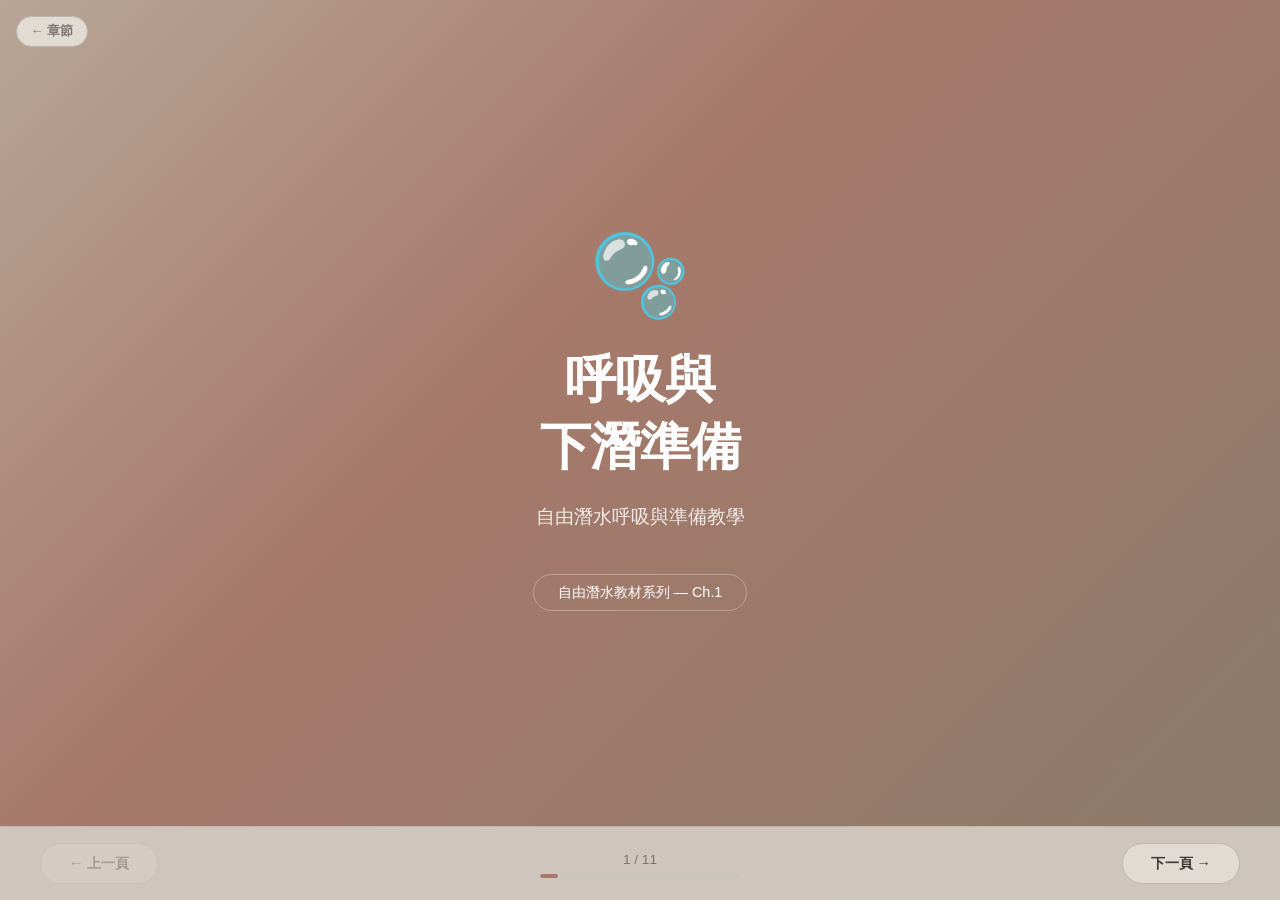
<file: slides/ch1-breathing.html>
<!DOCTYPE html>
<html lang="zh-Hant">
<head>
  <meta charset="UTF-8">
  <meta name="viewport" content="width=device-width, initial-scale=1.0">
  <title>Ch.1 呼吸與下潛準備｜自由潛水教材系列</title>
  <link rel="icon" href="../favicon.svg" type="image/svg+xml">
  <style>
    :root {
      --bg: #D5CEC6;
      --surface: #CBC4BC;
      --card: #E2DBD3;
      --card-border: #BFB7AD;
      --text: #3E3835;
      --text-secondary: #7A7370;
      --accent: #A6796A;
      --accent-soft: rgba(166,121,106,0.1);
      --accent2: #8B9B87;
      --accent2-soft: rgba(139,155,135,0.1);
      --brown: #8B7B6B;
      --brown-soft: rgba(139,123,107,0.08);
      --highlight: #e8a854;
      --radius: 16px;
    }

    * { margin: 0; padding: 0; box-sizing: border-box; }

    body {
      font-family: -apple-system, BlinkMacSystemFont, 'Segoe UI', 'PingFang TC', 'Microsoft JhengHei', 'Noto Sans CJK TC', sans-serif;
      background: var(--bg);
      color: var(--text);
      overflow: hidden;
      height: 100vh;
    }

    .deck {
      width: 100vw;
      height: 100vh;
      position: relative;
    }

    .slide {
      position: absolute;
      inset: 0;
      display: none;
      flex-direction: column;
      justify-content: center;
      padding: 60px 80px;
      padding-bottom: 120px;
      overflow-y: auto;
      animation: fadeIn 0.4s ease;
    }
    .slide.active { display: flex; }

    @keyframes fadeIn {
      from { opacity: 0; transform: translateY(8px); }
      to { opacity: 1; transform: translateY(0); }
    }

    /* Cover */
    .slide-cover {
      background: linear-gradient(135deg, #B8A696 0%, #A6796A 40%, #8B7B6B 100%);
      color: white;
      text-align: center;
      justify-content: center;
      align-items: center;
      gap: 24px;
    }
    .slide-cover .cover-icon { font-size: 5rem; }
    .slide-cover h1 {
      font-size: 3.2rem;
      font-weight: 900;
      letter-spacing: -0.02em;
      line-height: 1.3;
    }
    .slide-cover .subtitle {
      font-size: 1.2rem;
      font-weight: 300;
      opacity: 0.85;
    }
    .slide-cover .series {
      margin-top: 20px;
      padding: 8px 24px;
      border: 1px solid rgba(255,255,255,0.3);
      border-radius: 999px;
      font-size: 0.9rem;
      font-weight: 500;
    }

    /* Content slides */
    .slide-content { gap: 32px; }

    .slide-header {
      display: flex;
      align-items: center;
      gap: 16px;
    }
    .slide-num {
      width: 48px; height: 48px;
      display: flex;
      align-items: center;
      justify-content: center;
      background: var(--accent);
      color: white;
      border-radius: 12px;
      font-size: 1.1rem;
      font-weight: 700;
      flex-shrink: 0;
    }
    .slide-title {
      font-size: 2rem;
      font-weight: 800;
      color: var(--text);
      line-height: 1.3;
    }

    .cards {
      display: grid;
      grid-template-columns: repeat(auto-fit, minmax(280px, 1fr));
      gap: 16px;
    }
    .cards.cols-2 { grid-template-columns: repeat(2, 1fr); }
    .cards.cols-3 { grid-template-columns: repeat(3, 1fr); }

    .card {
      background: var(--card);
      border: 1px solid var(--card-border);
      border-radius: var(--radius);
      padding: 24px;
      transition: transform 0.2s, box-shadow 0.2s;
    }
    .card:hover {
      transform: translateY(-2px);
      box-shadow: 0 8px 24px rgba(0,0,0,0.06);
    }
    .card-label {
      font-size: 0.75rem;
      font-weight: 700;
      text-transform: uppercase;
      letter-spacing: 0.08em;
      color: var(--accent);
      margin-bottom: 8px;
    }
    .card h3 {
      font-size: 1.1rem;
      font-weight: 700;
      margin-bottom: 8px;
      color: var(--text);
    }
    .card p {
      font-size: 0.92rem;
      line-height: 1.7;
      color: var(--text-secondary);
    }
    .card.accent {
      background: var(--accent-soft);
      border-color: rgba(166,121,106,0.2);
    }
    .card.green {
      background: var(--accent2-soft);
      border-color: rgba(139,155,135,0.2);
    }
    .card.brown {
      background: var(--brown-soft);
      border-color: rgba(139,111,71,0.15);
    }

    .callout {
      display: flex;
      align-items: flex-start;
      gap: 12px;
      background: var(--accent-soft);
      border-left: 4px solid var(--accent);
      border-radius: 0 var(--radius) var(--radius) 0;
      padding: 16px 20px;
    }
    .callout-icon { font-size: 1.3rem; flex-shrink: 0; margin-top: 2px; }
    .callout p { font-size: 0.95rem; line-height: 1.7; color: var(--text); }
    .callout strong { color: var(--accent); }

    .steps {
      display: flex;
      gap: 12px;
      flex-wrap: wrap;
    }
    .step {
      flex: 1;
      min-width: 150px;
      background: var(--card);
      border: 1px solid var(--card-border);
      border-radius: var(--radius);
      padding: 20px;
      text-align: center;
      position: relative;
    }
    .step-num {
      width: 32px; height: 32px;
      display: flex;
      align-items: center;
      justify-content: center;
      background: var(--accent);
      color: white;
      border-radius: 50%;
      font-size: 0.85rem;
      font-weight: 700;
      margin: 0 auto 12px;
    }
    .step p {
      font-size: 0.9rem;
      line-height: 1.6;
      color: var(--text);
    }
    .step::after {
      content: '\2192';
      position: absolute;
      right: -18px;
      top: 50%;
      transform: translateY(-50%);
      font-size: 1.2rem;
      color: var(--text-secondary);
    }
    .step:last-child::after { display: none; }

    /* Summary slide */
    .summary-grid {
      display: grid;
      grid-template-columns: repeat(5, 1fr);
      gap: 16px;
    }
    .summary-card {
      background: var(--card);
      border: 1px solid var(--card-border);
      border-radius: var(--radius);
      padding: 28px 20px;
      text-align: center;
      transition: transform 0.2s;
    }
    .summary-card:hover { transform: translateY(-4px); }
    .summary-card .num {
      font-size: 2rem;
      font-weight: 900;
      color: var(--accent);
      margin-bottom: 8px;
    }
    .summary-card h3 {
      font-size: 1.15rem;
      font-weight: 700;
      margin-bottom: 8px;
    }
    .summary-card p {
      font-size: 0.82rem;
      color: var(--text-secondary);
      line-height: 1.5;
    }

    /* Nav */
    .nav {
      position: fixed;
      bottom: 0;
      left: 0;
      right: 0;
      display: flex;
      justify-content: space-between;
      align-items: center;
      padding: 16px 40px;
      background: rgba(213,206,198,0.9);
      backdrop-filter: blur(12px);
      border-top: 1px solid var(--card-border);
      z-index: 100;
    }
    .nav-btn {
      padding: 10px 28px;
      font-size: 0.9rem;
      font-weight: 600;
      font-family: inherit;
      border: 1px solid var(--card-border);
      border-radius: 999px;
      background: var(--card);
      color: var(--text);
      cursor: pointer;
      transition: all 0.2s;
    }
    .nav-btn:hover {
      background: var(--accent);
      color: white;
      border-color: var(--accent);
    }
    .nav-btn:disabled {
      opacity: 0.3;
      cursor: default;
    }
    .nav-btn:disabled:hover {
      background: var(--card);
      color: var(--text);
      border-color: var(--card-border);
    }
    .nav-progress {
      font-size: 0.85rem;
      color: var(--text-secondary);
      font-weight: 500;
    }
    .progress-bar {
      width: 200px;
      height: 4px;
      background: var(--surface);
      border-radius: 2px;
      margin-top: 6px;
      overflow: hidden;
    }
    .progress-fill {
      height: 100%;
      background: var(--accent);
      border-radius: 2px;
      transition: width 0.3s;
    }

    @media (max-width: 900px) {
      body { overflow: auto; height: auto; }
      .deck { height: auto; min-height: 100vh; }
      .slide { position: relative; inset: auto; padding: 60px 24px; padding-top: calc(80px + env(safe-area-inset-top)); padding-bottom: calc(200px + env(safe-area-inset-bottom)); justify-content: flex-start; min-height: 100vh; }
      .slide-cover h1 { font-size: 2rem; }
      .slide-title { font-size: 1.4rem; }
      .cards.cols-3 { grid-template-columns: 1fr; }
      .cards.cols-2 { grid-template-columns: 1fr; }
      .summary-grid { grid-template-columns: repeat(2, 1fr); }
      .steps { flex-direction: column; }
      .step::after { display: none; }
      .back-to-index { top: calc(8px + env(safe-area-inset-top)); font-size: 0.7rem; padding: 4px 10px; }
      .nav { padding: 8px 16px; padding-bottom: calc(8px + env(safe-area-inset-bottom)); }
      .nav-btn { padding: 6px 16px; font-size: 0.8rem; }
      .progress-bar { width: 120px; }
    }

    .back-to-index {
      position: fixed;
      top: 16px;
      left: 16px;
      z-index: 200;
      font-size: 0.8rem;
      font-weight: 600;
      color: var(--text-secondary);
      text-decoration: none;
      background: var(--card);
      border: 1px solid var(--card-border);
      padding: 6px 14px;
      border-radius: 999px;
      transition: all 0.2s;
    }
    .back-to-index:hover {
      color: var(--accent);
      border-color: var(--accent);
    }
  </style>
</head>
<body>

<div class="deck" id="deck">

  <!-- Slide 1: Cover -->
  <div class="slide slide-cover active" data-slide="1">
    <div class="cover-icon">🫧</div>
    <h1>呼吸與<br>下潛準備</h1>
    <p class="subtitle">自由潛水呼吸與準備教學</p>
    <span class="series">自由潛水教材系列 — Ch.1</span>
  </div>

  <!-- Slide 2: 調息與超呼吸 -->
  <div class="slide slide-content" data-slide="2">
    <div class="slide-header">
      <span class="slide-num">01</span>
      <h2 class="slide-title">調息與避免超呼吸</h2>
    </div>
    <div class="cards cols-2">
      <div class="card accent">
        <div class="card-label">正確調息</div>
        <h3>慢吸慢吐，但出氣量要控制</h3>
        <p>嘴巴開口不能太大，出氣量要有控制。腹式呼吸調息可以避免超呼吸。最好的調息就是正常呼吸。</p>
      </div>
      <div class="card green">
        <div class="card-label">常見陷阱</div>
        <h3>咬呼吸管容易超呼吸</h3>
        <p>出口大小無法限制，很容易超呼吸。判斷方法：聽呼吸管出氣聲，超大聲又超快就是超呼吸。</p>
      </div>
    </div>
    <div class="callout">
      <span class="callout-icon">⚠️</span>
      <p>4-7-8 呼吸法可以幫助降心率，但做不好就是在瘋狂超呼吸（一直吐掉 CO2）。想靠呼吸降心率 → 反而在超呼吸 → <strong>心率更高</strong>。</p>
    </div>
  </div>

  <!-- Slide 3: 全呼吸 -->
  <div class="slide slide-content" data-slide="3">
    <div class="slide-header">
      <span class="slide-num">02</span>
      <h2 class="slide-title">全呼吸：怎樣才算吸飽</h2>
    </div>
    <div class="cards cols-3">
      <div class="card accent">
        <h3>判斷吸飽的方法</h3>
        <p>吸飽後還能講話 → 沒吸飽。要噴一口氣才能講話 → 才是真正吸飽。</p>
      </div>
      <div class="card green">
        <h3>胸椎挺直</h3>
        <p>全呼吸要胸椎挺直，同時做到垂直向擴張（很多人忽略）加上橫向擴張。</p>
      </div>
      <div class="card brown">
        <h3>最後加一點抬頭</h3>
        <p>全呼吸的最後步驟，可以再加一點點抬頭，讓空氣填到最滿。</p>
      </div>
    </div>
    <div class="callout">
      <span class="callout-icon">💡</span>
      <p>全呼吸完之後<strong>身體要放鬆回來</strong>。吸飽後沒有放鬆胸口、肚子、肩膀、脖子 → 容易一開始就抽得很大力。</p>
    </div>
  </div>

  <!-- Slide 4: 下潛前調息：心率不重要 -->
  <div class="slide slide-content" data-slide="4">
    <div class="slide-header">
      <span class="slide-num">03</span>
      <h2 class="slide-title">下潛前調息：心率完全不重要</h2>
    </div>
    <div class="cards cols-2">
      <div class="card accent">
        <div class="card-label">核心觀念</div>
        <h3>潛下去後心率一定會降</h3>
        <p>很多比賽選手下潛前 Packing 後心率飆到破百都有可能。你只要知道一件事：潛下去之後 MDR 啟動，心率一定會降。</p>
      </div>
      <div class="card green">
        <div class="card-label">建議實驗</div>
        <h3>每個自潛人都必須試一次</h3>
        <p>第一潛：認真調息完下潛。第二潛：只確認不喘、心率不高，正常吸吐幾口就直接全呼吸下潛。你會發現兩趟感覺差不多。</p>
      </div>
    </div>
    <div class="callout">
      <span class="callout-icon">⭐</span>
      <p>不做這個實驗，你永遠覺得調息不夠好。調息的正確姿態：<strong>正常呼吸、注意喘不喘、眼睛看舒適的景象、時間到就下。</strong></p>
    </div>
  </div>

  <!-- Slide 5: 水面心率降不下來 -->
  <div class="slide slide-content" data-slide="5">
    <div class="slide-header">
      <span class="slide-num">04</span>
      <h2 class="slide-title">水面心率降不下來怎麼辦</h2>
    </div>
    <div class="cards cols-2">
      <div class="card">
        <div class="card-label">問題根源</div>
        <h3>越想降心率 → 越超呼吸</h3>
        <p>心率一直很高 → 注意有沒有超呼吸的問題。想靠呼吸降心率 → 反而在超呼吸 → 心率更高，形成惡性循環。</p>
      </div>
      <div class="card accent">
        <div class="card-label">解決方案</div>
        <h3>最好的調息是正常呼吸</h3>
        <p>不要執著心率數字。MDR（哺乳類潛水反射）才是真正啟動心率下降的機制，潛下去之後心率一定會降。</p>
      </div>
    </div>
    <div class="callout">
      <span class="callout-icon">🔑</span>
      <p>心率其實一點都不重要。<strong>不要為了降心率而改變呼吸方式</strong>，這是最常見的超呼吸陷阱。</p>
    </div>
  </div>

  <!-- Slide 6: 呼吸阻力訓練器 -->
  <div class="slide slide-content" data-slide="6">
    <div class="slide-header">
      <span class="slide-num">05</span>
      <h2 class="slide-title">呼吸阻力訓練器與肺活量</h2>
    </div>
    <div class="cards cols-2">
      <div class="card green">
        <div class="card-label">訓練效果</div>
        <h3>呼吸阻力訓練器蠻有用的</h3>
        <p>網路上常見的紅色呼吸阻力訓練器（咬在嘴巴上吸的那個），對 Mouthfill 鼓氣和一般全呼吸的肺活量都有幫助。實測效果：什麼都沒練，只有偶爾練有氧和呼吸阻力訓練，肺活量從 5800 多提升到 6200。</p>
      </div>
      <div class="card accent">
        <div class="card-label">深度與肺活量</div>
        <h3>下 100 米需要多少肺活量？</h3>
        <p>已知下百米的人中肺活量最小約 4000 出頭。肺活量影響的只有閉氣時間，不影響平壓能力（平壓是純技巧）。下 100 的靜態閉氣最少要 6 分鐘。</p>
      </div>
    </div>
    <div class="callout">
      <span class="callout-icon">💡</span>
      <p>絕對不是靠很強的閉氣能力在下潛，而是靠<strong>很放鬆、很省力的平壓</strong>。閉氣能力再強，平壓不好的話閉氣只是拿來被消耗的。</p>
    </div>
  </div>

  <!-- Slide 7: Packing 的討論 -->
  <div class="slide slide-content" data-slide="7">
    <div class="slide-header">
      <span class="slide-num">06</span>
      <h2 class="slide-title">Packing 的立場與時機</h2>
    </div>
    <div class="cards cols-2">
      <div class="card accent">
        <div class="card-label">核心立場</div>
        <h3>支持 70 米內也 Packing</h3>
        <p>前提：平壓已經練好，Mouthfill 水面效率至少 2.5-3 倍（戴面鏡水面鼓至少用到 17-20 米）。Packing 就是開外掛：可以更深鼓氣、胸腔比較不緊、更多空氣可用、保護不被擠壓傷。</p>
      </div>
      <div class="card green">
        <div class="card-label">常見質疑</div>
        <h3>70 以內靠 Packing，以後怎麼辦？</h3>
        <p>把 Packing 下 70 練到超輕鬆 → 某天就突然發現可以 80 了。不 Packing 下 60 覺得很有壓力，Packing 下 70 覺得超輕鬆 → 差別就是這麼多。</p>
      </div>
    </div>
    <div class="callout">
      <span class="callout-icon">⭐</span>
      <p>核心理念：<strong>先用輕鬆的方法觸碰目標深度 → 之後用身體下會輕鬆非常多</strong>（心理壓力小）。水面 Mouthfill 20 這個條件，滿肺跟半肺沒差 → 要的是技巧達標。</p>
    </div>
  </div>

  <!-- Slide 8: Packing 後喉嚨緊繃 -->
  <div class="slide slide-content" data-slide="8">
    <div class="slide-header">
      <span class="slide-num">07</span>
      <h2 class="slide-title">Packing 後喉嚨緊繃的處理</h2>
    </div>
    <div class="cards cols-3">
      <div class="card">
        <h3>正常的緊</h3>
        <p>Packing 完緊的應該是胸腔。如果先緊胸腔、最後才緊喉嚨 → 那就少 pack 一點就好。</p>
      </div>
      <div class="card accent">
        <h3>可能的原因</h3>
        <p>有可能其實是胸腔緊但沒感覺，壓力集中在喉嚨聲門位置。需要分辨清楚。</p>
      </div>
      <div class="card green">
        <h3>解決方法</h3>
        <p>拉伸超級有效。做好胸腔拉伸，Packing 後的不適感會明顯改善。</p>
      </div>
    </div>
    <div class="callout">
      <span class="callout-icon">🔥</span>
      <p>Packing 對泳池也很重要：配到胸腔脹脹的可能也是一種鎖，幫助控制抽動。<strong>少 Packing 兩成，整個抽動感覺完全不一樣。</strong></p>
    </div>
  </div>

  <!-- Slide 9: Packing 下深度的策略 -->
  <div class="slide slide-content" data-slide="9">
    <div class="slide-header">
      <span class="slide-num">08</span>
      <h2 class="slide-title">Packing 下深度的具體策略</h2>
    </div>
    <div class="steps">
      <div class="step">
        <div class="step-num">1</div>
        <p>確認 MF 效率<br><small style="color:var(--text-secondary)">戴面鏡水面鼓到 18-20 米</small></p>
      </div>
      <div class="step">
        <div class="step-num">2</div>
        <p>先用水推試平壓<br><small style="color:var(--text-secondary)">確認可行再用身體下</small></p>
      </div>
      <div class="step">
        <div class="step-num">3</div>
        <p>Packing 下目標深度<br><small style="color:var(--text-secondary)">輕鬆觸碰、心理壓力小</small></p>
      </div>
      <div class="step">
        <div class="step-num">4</div>
        <p>練到超輕鬆<br><small style="color:var(--text-secondary)">舒適圈自然拓展</small></p>
      </div>
    </div>
    <div class="callout">
      <span class="callout-icon">⭐</span>
      <p>如果技巧不夠成熟就靠 Packing 硬推 PB → 確實沒意義。<strong>前提永遠是：平壓技巧先到位。</strong></p>
    </div>
  </div>

  <!-- Slide 10: 全呼吸吸飽後的放鬆 -->
  <div class="slide slide-content" data-slide="10">
    <div class="slide-header">
      <span class="slide-num">09</span>
      <h2 class="slide-title">下潛前的最後準備</h2>
    </div>
    <div class="cards cols-2">
      <div class="card accent" style="display:flex;flex-direction:column;justify-content:center;align-items:center;text-align:center;padding:40px;">
        <p style="font-size:2.5rem;margin-bottom:16px;">🧘</p>
        <h3 style="font-size:1.3rem;margin-bottom:12px;">不要執著調息</h3>
        <p>不做調息實驗，你永遠覺得<br>調息不夠好。<br><strong>正常呼吸就是最好的調息。</strong></p>
      </div>
      <div class="card green" style="display:flex;flex-direction:column;justify-content:center;align-items:center;text-align:center;padding:40px;">
        <p style="font-size:2.5rem;margin-bottom:16px;">🌊</p>
        <h3 style="font-size:1.3rem;margin-bottom:12px;">相信身體的能力</h3>
        <p>MDR 潛下去一定會啟動<br>心率一定會降<br><strong>不需要在水面做到完美</strong></p>
      </div>
    </div>
  </div>

  <!-- Slide 11: Summary -->
  <div class="slide slide-content" data-slide="11">
    <div class="slide-header">
      <span class="slide-num" style="background:var(--accent2)">✓</span>
      <h2 class="slide-title">本章重點回顧</h2>
    </div>
    <div class="summary-grid">
      <div class="summary-card">
        <div class="num">01</div>
        <h3>調息簡單化</h3>
        <p>正常呼吸最好<br>避免超呼吸</p>
      </div>
      <div class="summary-card">
        <div class="num">02</div>
        <h3>全呼吸吸飽</h3>
        <p>胸椎挺直<br>垂直+橫向擴張</p>
      </div>
      <div class="summary-card">
        <div class="num">03</div>
        <h3>心率不重要</h3>
        <p>MDR 一定啟動<br>不要執著數字</p>
      </div>
      <div class="summary-card">
        <div class="num">04</div>
        <h3>肺活量與閉氣</h3>
        <p>肺活量影響閉氣<br>不影響平壓能力</p>
      </div>
      <div class="summary-card">
        <div class="num">05</div>
        <h3>Packing 策略</h3>
        <p>技巧到位才 Pack<br>輕鬆觸碰深度</p>
      </div>
    </div>
    <p style="text-align:center;margin-top:24px;">
      <a href="practice-guide.html#s5" style="display:inline-block;margin-top:0;padding:12px 28px;background:#A6796A;color:white;border-radius:12px;text-decoration:none;font-weight:600;font-size:0.95rem;">📋 去練習 →</a>
    </p>
    <p style="text-align:center;margin-top:24px;font-size:0.85rem;color:var(--text-secondary)">
      自由潛水學習筆記 ｜ @howt0539
    </p>
  </div>

</div>

<!-- Navigation -->
<a href="index.html" class="back-to-index">← 章節</a>
<div class="nav">
  <button class="nav-btn" id="prevBtn" onclick="prev()" disabled>&larr; 上一頁</button>
  <div style="text-align:center">
    <span class="nav-progress" id="pageNum">1 / 11</span>
    <div class="progress-bar"><div class="progress-fill" id="progressFill" style="width:9.1%"></div></div>
  </div>
  <button class="nav-btn" id="nextBtn" onclick="next()">下一頁 &rarr;</button>
</div>

<script>
  let current = 1;
  const total = 11;
  const slides = document.querySelectorAll('.slide');

  function show(n) {
    window.scrollTo(0, 0);
    slides.forEach(s => s.classList.remove('active'));
    document.querySelector(`[data-slide="${n}"]`).classList.add('active');
    document.getElementById('pageNum').textContent = `${n} / ${total}`;
    document.getElementById('progressFill').style.width = `${(n/total)*100}%`;
    document.getElementById('prevBtn').disabled = n === 1;
    document.getElementById('nextBtn').disabled = n === total;
  }

  function next() { if (current < total) show(++current); }
  function prev() { if (current > 1) show(--current); }

  document.addEventListener('keydown', e => {
    if (e.key === 'ArrowRight' || e.key === ' ') { e.preventDefault(); next(); }
    if (e.key === 'ArrowLeft') { e.preventDefault(); prev(); }
  });
</script>

</body>
</html>
</file>
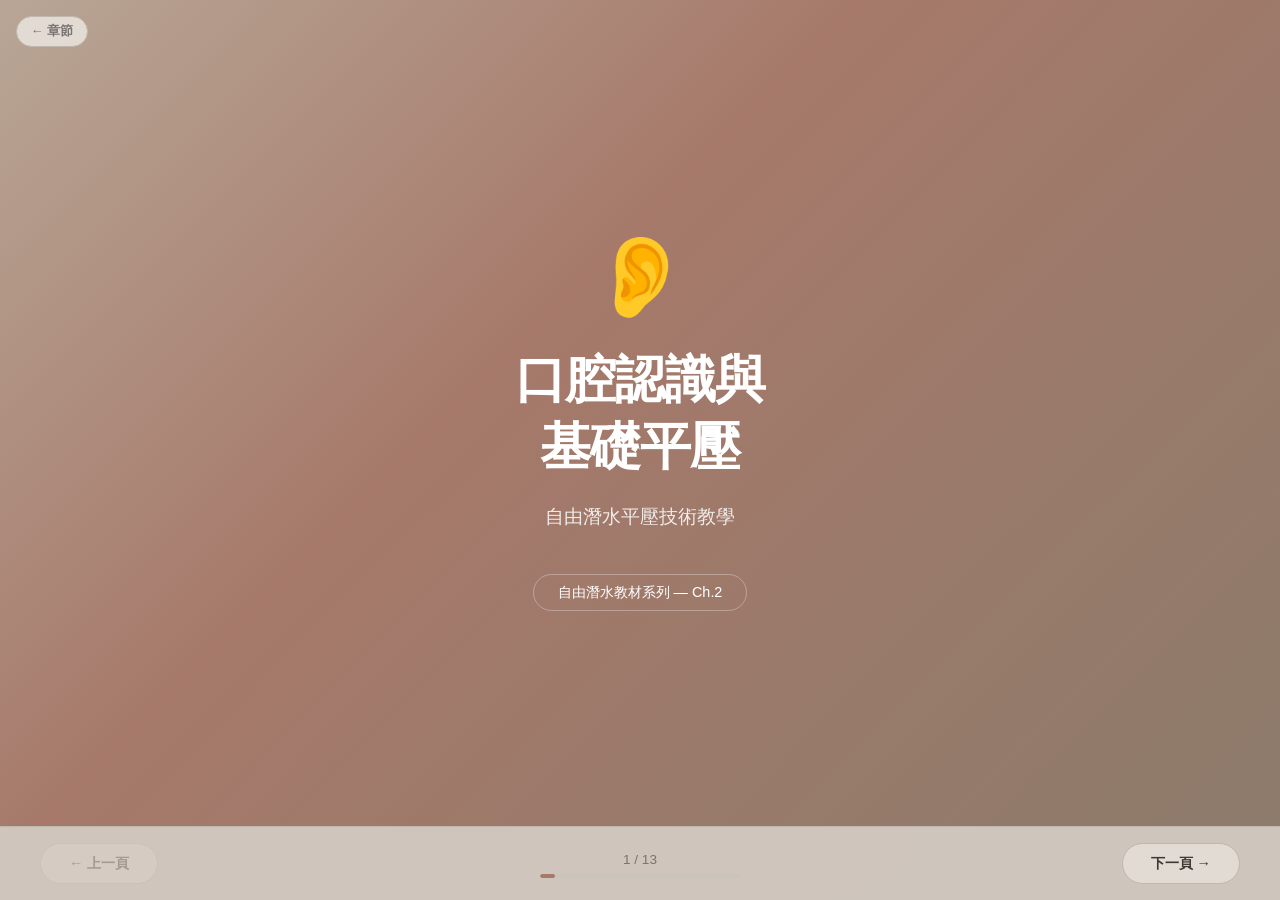
<file: slides/ch2-equalization.html>
<!DOCTYPE html>
<html lang="zh-Hant">
<head>
  <meta charset="UTF-8">
  <meta name="viewport" content="width=device-width, initial-scale=1.0">
  <title>Ch.2 口腔認識與基礎平壓｜自由潛水教材系列</title>
  <link rel="icon" href="../favicon.svg" type="image/svg+xml">
  <style>
    :root {
      --bg: #D5CEC6;
      --surface: #CBC4BC;
      --card: #E2DBD3;
      --card-border: #BFB7AD;
      --text: #3E3835;
      --text-secondary: #7A7370;
      --accent: #A6796A;
      --accent-soft: rgba(166,121,106,0.1);
      --accent2: #8B9B87;
      --accent2-soft: rgba(139,155,135,0.1);
      --brown: #8B7B6B;
      --brown-soft: rgba(139,123,107,0.08);
      --highlight: #e8a854;
      --radius: 16px;
    }

    * { margin: 0; padding: 0; box-sizing: border-box; }

    body {
      font-family: -apple-system, BlinkMacSystemFont, 'Segoe UI', 'PingFang TC', 'Microsoft JhengHei', 'Noto Sans CJK TC', sans-serif;
      background: var(--bg);
      color: var(--text);
      overflow: hidden;
      height: 100vh;
    }

    .deck {
      width: 100vw;
      height: 100vh;
      position: relative;
    }

    .slide {
      position: absolute;
      inset: 0;
      display: none;
      flex-direction: column;
      justify-content: center;
      padding: 60px 80px;
      padding-bottom: 120px;
      overflow-y: auto;
      animation: fadeIn 0.4s ease;
    }
    .slide.active { display: flex; }

    @keyframes fadeIn {
      from { opacity: 0; transform: translateY(8px); }
      to { opacity: 1; transform: translateY(0); }
    }

    /* Cover */
    .slide-cover {
      background: linear-gradient(135deg, #B8A696 0%, #A6796A 40%, #8B7B6B 100%);
      color: white;
      text-align: center;
      justify-content: center;
      align-items: center;
      gap: 24px;
    }
    .slide-cover .cover-icon { font-size: 5rem; }
    .slide-cover h1 {
      font-size: 3.2rem;
      font-weight: 900;
      letter-spacing: -0.02em;
      line-height: 1.3;
    }
    .slide-cover .subtitle {
      font-size: 1.2rem;
      font-weight: 300;
      opacity: 0.85;
    }
    .slide-cover .series {
      margin-top: 20px;
      padding: 8px 24px;
      border: 1px solid rgba(255,255,255,0.3);
      border-radius: 999px;
      font-size: 0.9rem;
      font-weight: 500;
    }

    /* Content slides */
    .slide-content { gap: 32px; }

    .slide-header {
      display: flex;
      align-items: center;
      gap: 16px;
    }
    .slide-num {
      width: 48px; height: 48px;
      display: flex;
      align-items: center;
      justify-content: center;
      background: var(--accent);
      color: white;
      border-radius: 12px;
      font-size: 1.1rem;
      font-weight: 700;
      flex-shrink: 0;
    }
    .slide-title {
      font-size: 2rem;
      font-weight: 800;
      color: var(--text);
      line-height: 1.3;
    }

    .cards {
      display: grid;
      grid-template-columns: repeat(auto-fit, minmax(280px, 1fr));
      gap: 16px;
    }
    .cards.cols-2 { grid-template-columns: repeat(2, 1fr); }
    .cards.cols-3 { grid-template-columns: repeat(3, 1fr); }

    .card {
      background: var(--card);
      border: 1px solid var(--card-border);
      border-radius: var(--radius);
      padding: 24px;
      transition: transform 0.2s, box-shadow 0.2s;
    }
    .card:hover {
      transform: translateY(-2px);
      box-shadow: 0 8px 24px rgba(0,0,0,0.06);
    }
    .card-label {
      font-size: 0.75rem;
      font-weight: 700;
      text-transform: uppercase;
      letter-spacing: 0.08em;
      color: var(--accent);
      margin-bottom: 8px;
    }
    .card h3 {
      font-size: 1.1rem;
      font-weight: 700;
      margin-bottom: 8px;
      color: var(--text);
    }
    .card p {
      font-size: 0.92rem;
      line-height: 1.7;
      color: var(--text-secondary);
    }
    .card.accent {
      background: var(--accent-soft);
      border-color: rgba(166,121,106,0.2);
    }
    .card.green {
      background: var(--accent2-soft);
      border-color: rgba(139,155,135,0.2);
    }
    .card.brown {
      background: var(--brown-soft);
      border-color: rgba(139,111,71,0.15);
    }

    .callout {
      display: flex;
      align-items: flex-start;
      gap: 12px;
      background: var(--accent-soft);
      border-left: 4px solid var(--accent);
      border-radius: 0 var(--radius) var(--radius) 0;
      padding: 16px 20px;
    }
    .callout-icon { font-size: 1.3rem; flex-shrink: 0; margin-top: 2px; }
    .callout p { font-size: 0.95rem; line-height: 1.7; color: var(--text); }
    .callout strong { color: var(--accent); }

    .steps {
      display: flex;
      gap: 12px;
      flex-wrap: wrap;
    }
    .step {
      flex: 1;
      min-width: 150px;
      background: var(--card);
      border: 1px solid var(--card-border);
      border-radius: var(--radius);
      padding: 20px;
      text-align: center;
      position: relative;
    }
    .step-num {
      width: 32px; height: 32px;
      display: flex;
      align-items: center;
      justify-content: center;
      background: var(--accent);
      color: white;
      border-radius: 50%;
      font-size: 0.85rem;
      font-weight: 700;
      margin: 0 auto 12px;
    }
    .step p {
      font-size: 0.9rem;
      line-height: 1.6;
      color: var(--text);
    }
    .step::after {
      content: '→';
      position: absolute;
      right: -18px;
      top: 50%;
      transform: translateY(-50%);
      font-size: 1.2rem;
      color: var(--text-secondary);
    }
    .step:last-child::after { display: none; }

    /* Summary slide */
    .summary-grid {
      display: grid;
      grid-template-columns: repeat(5, 1fr);
      gap: 16px;
    }
    .summary-card {
      background: var(--card);
      border: 1px solid var(--card-border);
      border-radius: var(--radius);
      padding: 28px 20px;
      text-align: center;
      transition: transform 0.2s;
    }
    .summary-card:hover { transform: translateY(-4px); }
    .summary-card .num {
      font-size: 2rem;
      font-weight: 900;
      color: var(--accent);
      margin-bottom: 8px;
    }
    .summary-card h3 {
      font-size: 1.15rem;
      font-weight: 700;
      margin-bottom: 8px;
    }
    .summary-card p {
      font-size: 0.82rem;
      color: var(--text-secondary);
      line-height: 1.5;
    }

    /* Nav */
    .nav {
      position: fixed;
      bottom: 0;
      left: 0;
      right: 0;
      display: flex;
      justify-content: space-between;
      align-items: center;
      padding: 16px 40px;
      background: rgba(213,206,198,0.9);
      backdrop-filter: blur(12px);
      border-top: 1px solid var(--card-border);
      z-index: 100;
    }
    .nav-btn {
      padding: 10px 28px;
      font-size: 0.9rem;
      font-weight: 600;
      font-family: inherit;
      border: 1px solid var(--card-border);
      border-radius: 999px;
      background: var(--card);
      color: var(--text);
      cursor: pointer;
      transition: all 0.2s;
    }
    .nav-btn:hover {
      background: var(--accent);
      color: white;
      border-color: var(--accent);
    }
    .nav-btn:disabled {
      opacity: 0.3;
      cursor: default;
    }
    .nav-btn:disabled:hover {
      background: var(--card);
      color: var(--text);
      border-color: var(--card-border);
    }
    .nav-progress {
      font-size: 0.85rem;
      color: var(--text-secondary);
      font-weight: 500;
    }
    .progress-bar {
      width: 200px;
      height: 4px;
      background: var(--surface);
      border-radius: 2px;
      margin-top: 6px;
      overflow: hidden;
    }
    .progress-fill {
      height: 100%;
      background: var(--accent);
      border-radius: 2px;
      transition: width 0.3s;
    }

    @media (max-width: 900px) {
      body { overflow: auto; height: auto; }
      .deck { height: auto; min-height: 100vh; }
      .slide { position: relative; inset: auto; padding: 60px 24px; padding-top: calc(80px + env(safe-area-inset-top)); padding-bottom: calc(200px + env(safe-area-inset-bottom)); justify-content: flex-start; min-height: 100vh; }
      .slide-cover h1 { font-size: 2rem; }
      .slide-title { font-size: 1.4rem; }
      .cards.cols-3 { grid-template-columns: 1fr; }
      .cards.cols-2 { grid-template-columns: 1fr; }
      .summary-grid { grid-template-columns: repeat(2, 1fr); }
      .steps { flex-direction: column; }
      .step::after { display: none; }
      .back-to-index { top: calc(8px + env(safe-area-inset-top)); font-size: 0.7rem; padding: 4px 10px; }
      .nav { padding: 8px 16px; padding-bottom: calc(8px + env(safe-area-inset-bottom)); }
      .nav-btn { padding: 6px 16px; font-size: 0.8rem; }
      .progress-bar { width: 120px; }
    }

    .back-to-index {
      position: fixed;
      top: 16px;
      left: 16px;
      z-index: 200;
      font-size: 0.8rem;
      font-weight: 600;
      color: var(--text-secondary);
      text-decoration: none;
      background: var(--card);
      border: 1px solid var(--card-border);
      padding: 6px 14px;
      border-radius: 999px;
      transition: all 0.2s;
    }
    .back-to-index:hover {
      color: var(--accent);
      border-color: var(--accent);
    }
  </style>
</head>
<body>

<div class="deck" id="deck">

  <!-- Slide 1: Cover -->
  <div class="slide slide-cover active" data-slide="1">
    <div class="cover-icon">👂</div>
    <h1>口腔認識與<br>基礎平壓</h1>
    <p class="subtitle">自由潛水平壓技術教學</p>
    <span class="series">自由潛水教材系列 — Ch.2</span>
  </div>

  <!-- Slide 2 -->
  <div class="slide slide-content" data-slide="2">
    <div class="slide-header">
      <span class="slide-num">01</span>
      <h2 class="slide-title">口腔三大角色：聲門、軟顎、舌頭</h2>
    </div>
    <div class="cards cols-3">
      <div class="card accent">
        <div class="card-label">聲門</div>
        <h3>自然會鎖</h3>
        <p>不需要刻意去鎖聲門，它本來就會鎖好，開都是你自己想去開的。</p>
      </div>
      <div class="card green">
        <div class="card-label">軟顎</div>
        <h3>開關靠舌頭連動</h3>
        <p>鼻球開關練的不是軟顎，是舌頭跟軟顎的連動。軟顎理論上可以單獨開關，但實際上幾乎沒有人做到。</p>
      </div>
      <div class="card brown">
        <div class="card-label">舌頭</div>
        <h3>守住空氣的關鍵</h3>
        <p>含一口水跑步也不會嗆到 — 因為舌頭會幫忙。空氣也一樣，守住空氣最重要的是舌頭。</p>
      </div>
    </div>
    <div class="callout">
      <span class="callout-icon">💡</span>
      <p>九成吞氣的主因：<strong>自己把聲門打開了</strong>，而非聲門關不緊。不要因為吞氣去鎖聲門。</p>
    </div>
  </div>

  <!-- Slide 3 -->
  <div class="slide slide-content" data-slide="3">
    <div class="slide-header">
      <span class="slide-num">02</span>
      <h2 class="slide-title">舌頭後段上頂的常見問題</h2>
    </div>
    <div class="cards cols-2">
      <div class="card">
        <div class="card-label">問題</div>
        <h3>舌頭後段封閉口腔</h3>
        <p>嘴巴鼓起來還能呼吸 = 舌頭後段上頂，口腔被分成前後兩個空間。空氣上不去不一定是軟顎鎖住，可能是舌頭後段封閉了。</p>
      </div>
      <div class="card accent">
        <div class="card-label">解法</div>
        <h3>放鬆舌根</h3>
        <p>讓舌頭放鬆、口腔內部放鬆 → 軟顎就會跟著放鬆。重點是放鬆，不是某個地方用力。</p>
      </div>
    </div>
    <div class="callout">
      <span class="callout-icon">🔑</span>
      <p>開軟顎的練習方法：嘴巴輕輕鼓起來 → 捏住鼻子 → 想像要做法蘭茲 → 感覺喉嚨上方<strong>輕輕掉下來</strong>的感覺。</p>
    </div>
  </div>

  <!-- Slide 4 -->
  <div class="slide slide-content" data-slide="4">
    <div class="slide-header">
      <span class="slide-num">03</span>
      <h2 class="slide-title">嘴巴含氣 vs 嘴巴扁的平壓</h2>
    </div>
    <div class="cards cols-2">
      <div class="card accent">
        <div class="card-label">含氣（鼓鼓的）</div>
        <h3>更多肌肉分工合作</h3>
        <p>臉頰、嘴角、舌尖、舌中、舌根都能加壓，分工合作更有力。超過 10 米後較難放很多空氣。</p>
      </div>
      <div class="card green">
        <div class="card-label">嘴巴扁（少空氣）</div>
        <h3>純舌尖或舌根做事</h3>
        <p>不用放很多空氣在嘴巴，但只靠單一肌群在做。</p>
      </div>
    </div>
    <div class="callout">
      <span class="callout-icon">⭐</span>
      <p>變有力代表可以<strong>更輕地做平壓</strong>，不是更大力去推。建議多練嘴巴放空氣的平壓。</p>
    </div>
  </div>

  <!-- Slide 5 -->
  <div class="slide slide-content" data-slide="5">
    <div class="slide-header">
      <span class="slide-num">04</span>
      <h2 class="slide-title">舌尖平壓 vs 舌根平壓</h2>
    </div>
    <div class="cards cols-2">
      <div class="card">
        <div class="card-label">舌根平壓</div>
        <h3>喉頭幅度大</h3>
        <p>喉頭抬得很高、幅度很大。嘴巴張開時還能平壓。</p>
      </div>
      <div class="card">
        <div class="card-label">舌尖平壓</div>
        <h3>動的位置前面</h3>
        <p>幅度較小，動的位置比較前面。</p>
      </div>
    </div>
    <div class="callout">
      <span class="callout-icon">🧪</span>
      <p>判斷法：嘴巴張很大還能平 → 你是舌根平壓。<strong>建議先練舌尖 → 再練含氣的平壓。</strong></p>
    </div>
  </div>

  <!-- Slide 6 -->
  <div class="slide slide-content" data-slide="6">
    <div class="slide-header">
      <span class="slide-num">05</span>
      <h2 class="slide-title">好的法蘭茲是什麼感覺</h2>
    </div>
    <div class="cards cols-2">
      <div class="card accent">
        <h3>慢慢擠過去</h3>
        <p>空氣進耳朵不是瞬間被推開，是慢慢被擠過去的。推平壓時觀察脖子紋路：慢慢出現的，不是很突然。</p>
      </div>
      <div class="card green">
        <h3>像慢慢吹塑膠袋</h3>
        <p>理想的平壓聲音像慢慢把塑膠袋吹起來，不是砰一聲。不應該是一瞬間用力，應該慢慢頂上去。</p>
      </div>
    </div>
    <div class="callout">
      <span class="callout-icon">🎯</span>
      <p>追求的目標：<strong>輕巧、省力</strong>的平壓。每下平壓都很輕巧，輕推到一耳開、另一耳正要開的程度。</p>
    </div>
  </div>

  <!-- Slide 7 -->
  <div class="slide slide-content" data-slide="7">
    <div class="slide-header">
      <span class="slide-num">06</span>
      <h2 class="slide-title">平壓頻率的正確觀念</h2>
    </div>
    <div class="cards cols-3">
      <div class="card">
        <h3>用耳朵感受</h3>
        <p>不是用秒數計算，微微感覺到緊就要平。</p>
      </div>
      <div class="card accent">
        <h3>頻率高 ≠ 浪費氣</h3>
        <p>裝一瓶水分 3 次或 10 次，總水量一樣。平壓頻率高不會比較浪費氣，絕對沒有。</p>
      </div>
      <div class="card green">
        <h3>追求每下輕巧</h3>
        <p>覺得多次很浪費力 → 是因為每次太大力了。每下都輕巧就不會累。</p>
      </div>
    </div>
    <div class="callout">
      <span class="callout-icon">⚠️</span>
      <p>讓耳朵受到擠壓 → 產生組織液 → 通道變窄 → <strong>同一天內越下越卡</strong>。所以微緊就要平！</p>
    </div>
  </div>

  <!-- Slide 8 -->
  <div class="slide slide-content" data-slide="8">
    <div class="slide-header">
      <span class="slide-num">07</span>
      <h2 class="slide-title">陸地練習：漏氣練習詳解</h2>
    </div>
    <div class="steps">
      <div class="step">
        <div class="step-num">1</div>
        <p>輕輕鼓起嘴巴<br><small style="color:var(--text-secondary)">不要很用力</small></p>
      </div>
      <div class="step">
        <div class="step-num">2</div>
        <p>捏住鼻子<br><small style="color:var(--text-secondary)">鼓氣時要捏</small></p>
      </div>
      <div class="step">
        <div class="step-num">3</div>
        <p>露小縫讓氣漏出<br><small style="color:var(--text-secondary)">不要放開</small></p>
      </div>
      <div class="step">
        <div class="step-num">4</div>
        <p>觀察臉和下巴<br><small style="color:var(--text-secondary)">要同時消掉</small></p>
      </div>
    </div>
    <div class="callout">
      <span class="callout-icon">🔥</span>
      <p>關鍵：感知<strong>喉嚨附近的發力位置</strong> — 這是最容易被忽略但最重要的細節。</p>
    </div>
  </div>

  <!-- Slide 9 -->
  <div class="slide slide-content" data-slide="9">
    <div class="slide-header">
      <span class="slide-num">08</span>
      <h2 class="slide-title">漏氣練習進階：不同氣量</h2>
    </div>
    <div class="cards cols-3">
      <div class="card accent">
        <h3>鼓最大</h3>
        <p>整口漏掉</p>
      </div>
      <div class="card green">
        <h3>鼓中間 60-70%</h3>
        <p>整口漏掉</p>
      </div>
      <div class="card brown">
        <h3>鼓少少</h3>
        <p>整口漏掉</p>
      </div>
    </div>
    <div class="callout">
      <span class="callout-icon">💡</span>
      <p>每下鼓起來後，先確定後面是放鬆的、有空間的，然後直接送上去。<strong>這就是 Mouthfill 要的樣子</strong>：空氣多/中/少都能擠。</p>
    </div>
  </div>

  <!-- Slide 10 -->
  <div class="slide slide-content" data-slide="10">
    <div class="slide-header">
      <span class="slide-num">09</span>
      <h2 class="slide-title">微笑平壓的做法</h2>
    </div>
    <div class="cards cols-2">
      <div class="card accent">
        <div class="card-label">核心動作</div>
        <h3>嘴角跟舌頭互相抵抗</h3>
        <p>嘴角跟舌頭一起抬升。含約六成空氣練習。舌頭要有「想撐起來」的感覺。</p>
      </div>
      <div class="card">
        <div class="card-label">常見卡關</div>
        <h3>臉推時空氣被擠下去</h3>
        <p>臉用力推時舌頭沒有抵抗 → 空氣被壓下去。臉跟舌頭要同步，互相抵抗。</p>
      </div>
    </div>
    <div class="callout">
      <span class="callout-icon">🎯</span>
      <p>比喻：含一口水 → 舌頭往上抬 → 水被推到前面。臉用力 → 舌頭被壓下去。<strong>它們是互相抵抗的。</strong></p>
    </div>
  </div>

  <!-- Slide 11 -->
  <div class="slide slide-content" data-slide="11">
    <div class="slide-header">
      <span class="slide-num">10</span>
      <h2 class="slide-title">微笑平壓要變成身體本能</h2>
    </div>
    <div class="cards cols-2">
      <div class="card green" style="display:flex;flex-direction:column;justify-content:center;align-items:center;text-align:center;padding:40px;">
        <p style="font-size:2.5rem;margin-bottom:16px;">🥤</p>
        <h3 style="font-size:1.3rem;margin-bottom:12px;">含水比喻</h3>
        <p>含一口水用力往後擠<br>你不會嗆到<br>因為舌頭<strong>自己</strong>會起來擋</p>
      </div>
      <div class="card accent" style="display:flex;flex-direction:column;justify-content:center;align-items:center;text-align:center;padding:40px;">
        <p style="font-size:2.5rem;margin-bottom:16px;">🧠</p>
        <h3 style="font-size:1.3rem;margin-bottom:12px;">身體本能</h3>
        <p>沒有人教你舌頭要擋<br>身體本能就會做<br><strong>微笑平壓也要練到這樣</strong></p>
      </div>
    </div>
  </div>

  <!-- Slide 12 -->
  <div class="slide slide-content" data-slide="12">
    <div class="slide-header">
      <span class="slide-num">11</span>
      <h2 class="slide-title">實戰應用：面鏡平壓與鼻夾回流</h2>
    </div>
    <div class="cards cols-3">
      <div class="card">
        <div class="card-label">面鏡平壓</div>
        <h3>就是漏氣練習</h3>
        <p>Mouthfill 後絕對不要整隻手放開，鼻孔只能露小縫，跟漏氣練習一模一樣。</p>
      </div>
      <div class="card">
        <div class="card-label">鼻夾上升</div>
        <h3>放鬆軟顎回流</h3>
        <p>耳朵裡的空氣膨脹會順著軟顎流回口腔。重點是放鬆舌頭和口腔。多下幾次就會好。</p>
      </div>
      <div class="card">
        <div class="card-label">氣體回收</div>
        <h3>跟著抽動吸回來</h3>
        <p>吸的時候不能靠脖子，要是胸腔在吸。沒有風險。</p>
      </div>
    </div>
  </div>

  <!-- Slide 13: Summary -->
  <div class="slide slide-content" data-slide="13">
    <div class="slide-header">
      <span class="slide-num" style="background:var(--accent2)">✓</span>
      <h2 class="slide-title">本章重點回顧</h2>
    </div>
    <div class="summary-grid">
      <div class="summary-card">
        <div class="num">01</div>
        <h3>聲門不鎖</h3>
        <p>自然會鎖<br>不要刻意去鎖</p>
      </div>
      <div class="summary-card">
        <div class="num">02</div>
        <h3>舌頭為王</h3>
        <p>守住空氣<br>開關軟顎的關鍵</p>
      </div>
      <div class="summary-card">
        <div class="num">03</div>
        <h3>輕巧平壓</h3>
        <p>慢慢擠不是推<br>頻率高不浪費</p>
      </div>
      <div class="summary-card">
        <div class="num">04</div>
        <h3>漏氣練習</h3>
        <p>最重要的陸地練習<br>感知喉嚨發力</p>
      </div>
      <div class="summary-card">
        <div class="num">05</div>
        <h3>微笑本能</h3>
        <p>臉舌互相抵抗<br>練到身體反射</p>
      </div>
    </div>
    <p style="text-align:center;margin-top:24px;">
      <a href="practice-guide.html#s1" style="display:inline-block;margin-top:0;padding:12px 28px;background:#A6796A;color:white;border-radius:12px;text-decoration:none;font-weight:600;font-size:0.95rem;">📋 去練習 →</a>
    </p>
    <p style="text-align:center;margin-top:24px;font-size:0.85rem;color:var(--text-secondary)">
      自由潛水學習筆記 ｜ @howt0539
    </p>
  </div>

</div>

<!-- Navigation -->
<a href="index.html" class="back-to-index">← 章節</a>
<div class="nav">
  <button class="nav-btn" id="prevBtn" onclick="prev()" disabled>← 上一頁</button>
  <div style="text-align:center">
    <span class="nav-progress" id="pageNum">1 / 13</span>
    <div class="progress-bar"><div class="progress-fill" id="progressFill" style="width:7.7%"></div></div>
  </div>
  <button class="nav-btn" id="nextBtn" onclick="next()">下一頁 →</button>
</div>

<script>
  let current = 1;
  const total = 13;
  const slides = document.querySelectorAll('.slide');

  function show(n) {
    window.scrollTo(0, 0);
    slides.forEach(s => s.classList.remove('active'));
    document.querySelector(`[data-slide="${n}"]`).classList.add('active');
    document.getElementById('pageNum').textContent = `${n} / ${total}`;
    document.getElementById('progressFill').style.width = `${(n/total)*100}%`;
    document.getElementById('prevBtn').disabled = n === 1;
    document.getElementById('nextBtn').disabled = n === total;
  }

  function next() { if (current < total) show(++current); }
  function prev() { if (current > 1) show(--current); }

  document.addEventListener('keydown', e => {
    if (e.key === 'ArrowRight' || e.key === ' ') { e.preventDefault(); next(); }
    if (e.key === 'ArrowLeft') { e.preventDefault(); prev(); }
  });
</script>

</body>
</html>
</file>
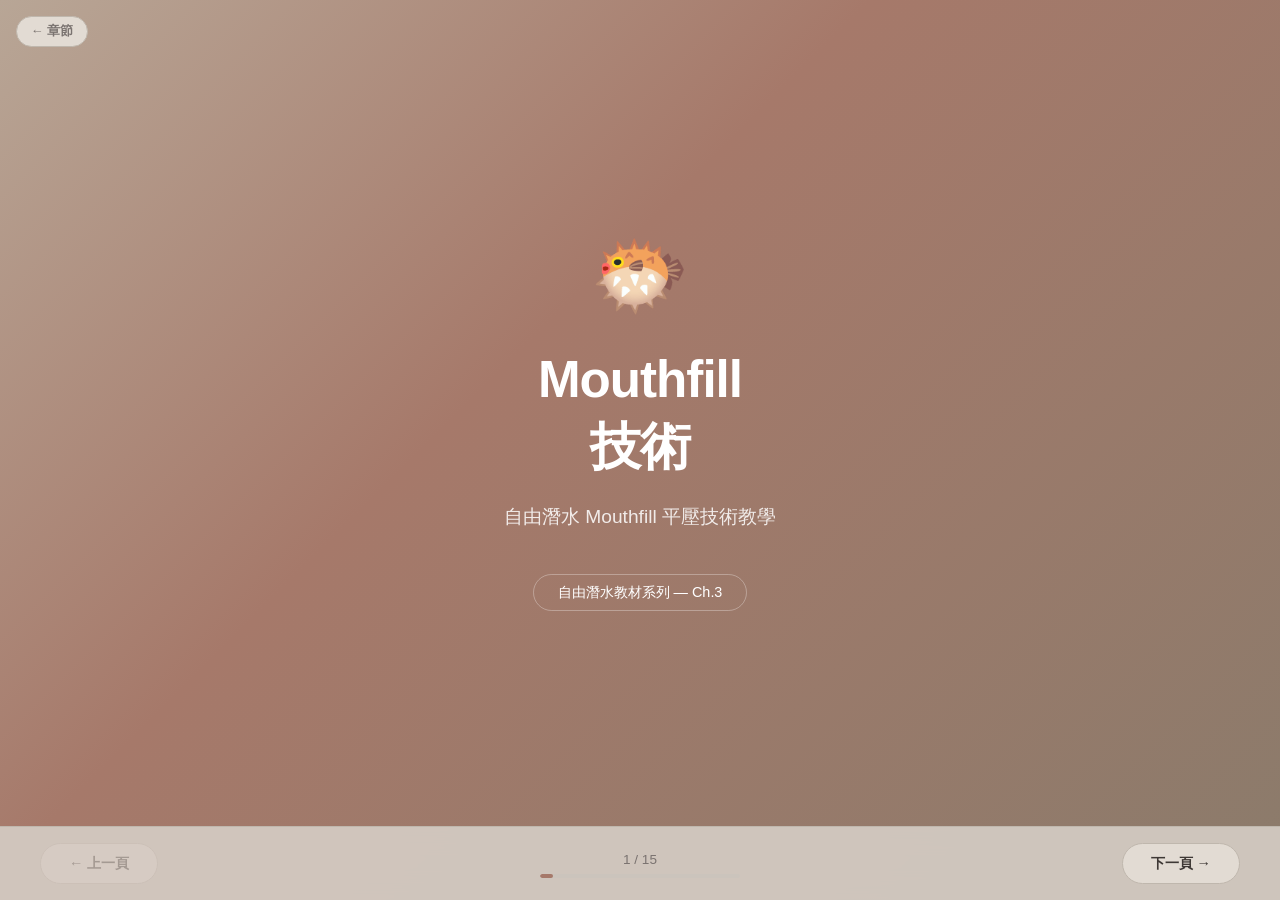
<file: slides/ch3-mouthfill.html>
<!DOCTYPE html>
<html lang="zh-Hant">
<head>
  <meta charset="UTF-8">
  <meta name="viewport" content="width=device-width, initial-scale=1.0">
  <title>Ch.3 Mouthfill 技術｜自由潛水教材系列</title>
  <link rel="icon" href="../favicon.svg" type="image/svg+xml">
  <style>
    :root {
      --bg: #D5CEC6;
      --surface: #CBC4BC;
      --card: #E2DBD3;
      --card-border: #BFB7AD;
      --text: #3E3835;
      --text-secondary: #7A7370;
      --accent: #A6796A;
      --accent-soft: rgba(166,121,106,0.1);
      --accent2: #8B9B87;
      --accent2-soft: rgba(139,155,135,0.1);
      --brown: #8B7B6B;
      --brown-soft: rgba(139,123,107,0.08);
      --highlight: #e8a854;
      --radius: 16px;
    }

    * { margin: 0; padding: 0; box-sizing: border-box; }

    body {
      font-family: -apple-system, BlinkMacSystemFont, 'Segoe UI', 'PingFang TC', 'Microsoft JhengHei', 'Noto Sans CJK TC', sans-serif;
      background: var(--bg);
      color: var(--text);
      overflow: hidden;
      height: 100vh;
    }

    .deck {
      width: 100vw;
      height: 100vh;
      position: relative;
    }

    .slide {
      position: absolute;
      inset: 0;
      display: none;
      flex-direction: column;
      justify-content: center;
      padding: 60px 80px;
      padding-bottom: 120px;
      overflow-y: auto;
      animation: fadeIn 0.4s ease;
    }
    .slide.active { display: flex; }

    @keyframes fadeIn {
      from { opacity: 0; transform: translateY(8px); }
      to { opacity: 1; transform: translateY(0); }
    }

    /* Cover */
    .slide-cover {
      background: linear-gradient(135deg, #B8A696 0%, #A6796A 40%, #8B7B6B 100%);
      color: white;
      text-align: center;
      justify-content: center;
      align-items: center;
      gap: 24px;
    }
    .slide-cover .cover-icon { font-size: 5rem; }
    .slide-cover h1 {
      font-size: 3.2rem;
      font-weight: 900;
      letter-spacing: -0.02em;
      line-height: 1.3;
    }
    .slide-cover .subtitle {
      font-size: 1.2rem;
      font-weight: 300;
      opacity: 0.85;
    }
    .slide-cover .series {
      margin-top: 20px;
      padding: 8px 24px;
      border: 1px solid rgba(255,255,255,0.3);
      border-radius: 999px;
      font-size: 0.9rem;
      font-weight: 500;
    }

    /* Content slides */
    .slide-content { gap: 32px; }

    .slide-header {
      display: flex;
      align-items: center;
      gap: 16px;
    }
    .slide-num {
      width: 48px; height: 48px;
      display: flex;
      align-items: center;
      justify-content: center;
      background: var(--accent);
      color: white;
      border-radius: 12px;
      font-size: 1.1rem;
      font-weight: 700;
      flex-shrink: 0;
    }
    .slide-title {
      font-size: 2rem;
      font-weight: 800;
      color: var(--text);
      line-height: 1.3;
    }

    .cards {
      display: grid;
      grid-template-columns: repeat(auto-fit, minmax(280px, 1fr));
      gap: 16px;
    }
    .cards.cols-2 { grid-template-columns: repeat(2, 1fr); }
    .cards.cols-3 { grid-template-columns: repeat(3, 1fr); }

    .card {
      background: var(--card);
      border: 1px solid var(--card-border);
      border-radius: var(--radius);
      padding: 24px;
      transition: transform 0.2s, box-shadow 0.2s;
    }
    .card:hover {
      transform: translateY(-2px);
      box-shadow: 0 8px 24px rgba(0,0,0,0.06);
    }
    .card-label {
      font-size: 0.75rem;
      font-weight: 700;
      text-transform: uppercase;
      letter-spacing: 0.08em;
      color: var(--accent);
      margin-bottom: 8px;
    }
    .card h3 {
      font-size: 1.1rem;
      font-weight: 700;
      margin-bottom: 8px;
      color: var(--text);
    }
    .card p {
      font-size: 0.92rem;
      line-height: 1.7;
      color: var(--text-secondary);
    }
    .card.accent {
      background: var(--accent-soft);
      border-color: rgba(166,121,106,0.2);
    }
    .card.green {
      background: var(--accent2-soft);
      border-color: rgba(139,155,135,0.2);
    }
    .card.brown {
      background: var(--brown-soft);
      border-color: rgba(139,111,71,0.15);
    }

    .callout {
      display: flex;
      align-items: flex-start;
      gap: 12px;
      background: var(--accent-soft);
      border-left: 4px solid var(--accent);
      border-radius: 0 var(--radius) var(--radius) 0;
      padding: 16px 20px;
    }
    .callout-icon { font-size: 1.3rem; flex-shrink: 0; margin-top: 2px; }
    .callout p { font-size: 0.95rem; line-height: 1.7; color: var(--text); }
    .callout strong { color: var(--accent); }

    .steps {
      display: flex;
      gap: 12px;
      flex-wrap: wrap;
    }
    .step {
      flex: 1;
      min-width: 150px;
      background: var(--card);
      border: 1px solid var(--card-border);
      border-radius: var(--radius);
      padding: 20px;
      text-align: center;
      position: relative;
    }
    .step-num {
      width: 32px; height: 32px;
      display: flex;
      align-items: center;
      justify-content: center;
      background: var(--accent);
      color: white;
      border-radius: 50%;
      font-size: 0.85rem;
      font-weight: 700;
      margin: 0 auto 12px;
    }
    .step p {
      font-size: 0.9rem;
      line-height: 1.6;
      color: var(--text);
    }
    .step::after {
      content: '\2192';
      position: absolute;
      right: -18px;
      top: 50%;
      transform: translateY(-50%);
      font-size: 1.2rem;
      color: var(--text-secondary);
    }
    .step:last-child::after { display: none; }

    /* Summary slide */
    .summary-grid {
      display: grid;
      grid-template-columns: repeat(4, 1fr);
      gap: 16px;
    }
    .summary-card {
      background: var(--card);
      border: 1px solid var(--card-border);
      border-radius: var(--radius);
      padding: 28px 20px;
      text-align: center;
      transition: transform 0.2s;
    }
    .summary-card:hover { transform: translateY(-4px); }
    .summary-card .num {
      font-size: 2rem;
      font-weight: 900;
      color: var(--accent);
      margin-bottom: 8px;
    }
    .summary-card h3 {
      font-size: 1.15rem;
      font-weight: 700;
      margin-bottom: 8px;
    }
    .summary-card p {
      font-size: 0.82rem;
      color: var(--text-secondary);
      line-height: 1.5;
    }

    /* Nav */
    .nav {
      position: fixed;
      bottom: 0;
      left: 0;
      right: 0;
      display: flex;
      justify-content: space-between;
      align-items: center;
      padding: 16px 40px;
      background: rgba(213,206,198,0.9);
      backdrop-filter: blur(12px);
      border-top: 1px solid var(--card-border);
      z-index: 100;
    }
    .nav-btn {
      padding: 10px 28px;
      font-size: 0.9rem;
      font-weight: 600;
      font-family: inherit;
      border: 1px solid var(--card-border);
      border-radius: 999px;
      background: var(--card);
      color: var(--text);
      cursor: pointer;
      transition: all 0.2s;
    }
    .nav-btn:hover {
      background: var(--accent);
      color: white;
      border-color: var(--accent);
    }
    .nav-btn:disabled {
      opacity: 0.3;
      cursor: default;
    }
    .nav-btn:disabled:hover {
      background: var(--card);
      color: var(--text);
      border-color: var(--card-border);
    }
    .nav-progress {
      font-size: 0.85rem;
      color: var(--text-secondary);
      font-weight: 500;
    }
    .progress-bar {
      width: 200px;
      height: 4px;
      background: var(--surface);
      border-radius: 2px;
      margin-top: 6px;
      overflow: hidden;
    }
    .progress-fill {
      height: 100%;
      background: var(--accent);
      border-radius: 2px;
      transition: width 0.3s;
    }

    @media (max-width: 900px) {
      body { overflow: auto; height: auto; }
      .deck { height: auto; min-height: 100vh; }
      .slide { position: relative; inset: auto; padding: 60px 24px; padding-top: calc(80px + env(safe-area-inset-top)); padding-bottom: calc(200px + env(safe-area-inset-bottom)); justify-content: flex-start; min-height: 100vh; }
      .slide-cover h1 { font-size: 2rem; }
      .slide-title { font-size: 1.4rem; }
      .cards.cols-3 { grid-template-columns: 1fr; }
      .cards.cols-2 { grid-template-columns: 1fr; }
      .summary-grid { grid-template-columns: repeat(2, 1fr); }
      .steps { flex-direction: column; }
      .step::after { display: none; }
      .back-to-index { top: calc(8px + env(safe-area-inset-top)); font-size: 0.7rem; padding: 4px 10px; }
      .nav { padding: 8px 16px; padding-bottom: calc(8px + env(safe-area-inset-bottom)); }
      .nav-btn { padding: 6px 16px; font-size: 0.8rem; }
      .progress-bar { width: 120px; }
    }

    .back-to-index {
      position: fixed;
      top: 16px;
      left: 16px;
      z-index: 200;
      font-size: 0.8rem;
      font-weight: 600;
      color: var(--text-secondary);
      text-decoration: none;
      background: var(--card);
      border: 1px solid var(--card-border);
      padding: 6px 14px;
      border-radius: 999px;
      transition: all 0.2s;
    }
    .back-to-index:hover {
      color: var(--accent);
      border-color: var(--accent);
    }
  </style>
</head>
<body>

<div class="deck" id="deck">

  <!-- Slide 1: Cover -->
  <div class="slide slide-cover active" data-slide="1">
    <div class="cover-icon">🐡</div>
    <h1>Mouthfill<br>技術</h1>
    <p class="subtitle">自由潛水 Mouthfill 平壓技術教學</p>
    <span class="series">自由潛水教材系列 — Ch.3</span>
  </div>

  <!-- Slide 2: MF vs RP -->
  <div class="slide slide-content" data-slide="2">
    <div class="slide-header">
      <span class="slide-num">01</span>
      <h2 class="slide-title">Mouthfill vs RP（Reverse Packing）</h2>
    </div>
    <div class="cards cols-2">
      <div class="card accent">
        <div class="card-label">Mouthfill = 鼓</div>
        <h3>用肚子推一個氣壓出來</h3>
        <p>Mouthfill 不是一種平壓方式，而是「拿空氣的方法」。用肚子推一個氣壓出來，鼓一口空氣在嘴巴，聲門不要開。</p>
      </div>
      <div class="card green">
        <div class="card-label">RP = 拉</div>
        <h3>喉頭往下拉產生負壓</h3>
        <p>喉頭往下拉 → 產生負壓 → 聲門打開 → 空氣被抽上來。像針筒：堵住上面、拉開、放手 → 空氣砰地被吸進去。</p>
      </div>
    </div>
    <div class="callout">
      <span class="callout-icon">⚠️</span>
      <p>學 Mouthfill 之前，所有人都在 RP。MF 和 RP 互相衝突：MF 要聲門不動，RP 要開聲門。<strong>大概八成以上的擠壓傷，都來自過 30 米後還在偷拉空氣。</strong></p>
    </div>
  </div>

  <!-- Slide 3: 鼓氣的底層邏輯 -->
  <div class="slide slide-content" data-slide="3">
    <div class="slide-header">
      <span class="slide-num">02</span>
      <h2 class="slide-title">鼓氣的底層邏輯：肚子要用力</h2>
    </div>
    <div class="cards cols-2">
      <div class="card accent">
        <div class="card-label">正確方式</div>
        <h3>用肚子推（鼓）</h3>
        <p>用嘴巴吹氣同時讓臉鼓起來，用手指堵住嘴唇，臉自然膨脹。同時發出「嗯」或「嗚」的聲音可以鼓得更滿。肚子一定要用力，感覺像吐氣吐到 RV。觀察肚子：應該是往內縮的。</p>
      </div>
      <div class="card">
        <div class="card-label">錯誤方式</div>
        <h3>用嘴巴從喉嚨拉負壓</h3>
        <p>錯誤特徵：聲音聽起來很緊、很憋，喉嚨完全放鬆不了。肚子不用力 → 高機率變成喉嚨很緊、用嘴巴拉。講的是「鼓」不是「提」，從來不會說「提一口出來」。</p>
      </div>
    </div>
    <div class="callout">
      <span class="callout-icon">🔑</span>
      <p>觀察法：聽聲音 + 看脖子，判斷空氣是「拉出來的」還是「推出來的」。<strong>正確的鼓氣聲音很鬆，喉嚨放鬆。</strong></p>
    </div>
  </div>

  <!-- Slide 4: 鼓氣正確方式與流程 -->
  <div class="slide slide-content" data-slide="4">
    <div class="slide-header">
      <span class="slide-num">03</span>
      <h2 class="slide-title">鼓氣次數與流程</h2>
    </div>
    <div class="steps">
      <div class="step">
        <div class="step-num">1</div>
        <p>前段微笑平壓<br><small style="color:var(--text-secondary)">嘴巴留一些氣</small></p>
      </div>
      <div class="step">
        <div class="step-num">2</div>
        <p>第一個鼓氣深度<br><small style="color:var(--text-secondary)">直接鼓滿</small></p>
      </div>
      <div class="step">
        <div class="step-num">3</div>
        <p>補面鏡、補耳壓<br><small style="color:var(--text-secondary)">露小縫平壓</small></p>
      </div>
      <div class="step">
        <div class="step-num">4</div>
        <p>隔 3-5 米補滿<br><small style="color:var(--text-secondary)">第二次超用力灌滿</small></p>
      </div>
    </div>
    <div class="cards cols-2" style="margin-top:8px">
      <div class="card accent">
        <h3>鼓氣後咬合微調</h3>
        <p>鼓到 80-90%（不鼓到 100%），用前面牙齒輕輕咬一下（不是用舌頭頂）。這個咬合動作會讓耳朵開，同時空氣被挪動到更適合推平壓的位置。</p>
      </div>
      <div class="card green">
        <h3>女生建議深度</h3>
        <p>第一次鼓 8 米，第二次鼓 13 米（差 5 米）。男生 range 較寬，但鼓完不能緊喉嚨。面鏡捏鼻只能輕輕扭開小縫。</p>
      </div>
    </div>
  </div>

  <!-- Slide 5: 鼓氣後喉嚨縮上去 + 吞氣 -->
  <div class="slide slide-content" data-slide="5">
    <div class="slide-header">
      <span class="slide-num">04</span>
      <h2 class="slide-title">鼓氣後常見問題</h2>
    </div>
    <div class="cards cols-3">
      <div class="card accent">
        <div class="card-label">問題一</div>
        <h3>喉嚨縮上去</h3>
        <p>鼓完後舌根跟喉嚨縮上去、後面空空的 → 造成海豚音、想 RP、漏氣、平壓要擠很大力。根源是舌根被夾上去了。</p>
      </div>
      <div class="card green">
        <div class="card-label">解決方向</div>
        <h3>下放下巴與舌頭</h3>
        <p>鼓氣時讓後側保持放鬆，空氣才進得去。試鼓一口氣放前面，然後往後移，感受後面的空間。不是刻意往下拉，是空氣自然撐開。</p>
      </div>
      <div class="card brown">
        <div class="card-label">問題二</div>
        <h3>15 米鼓完幾下就沒氣</h3>
        <p>100% 是吞了或開了聲門。開聲門 = 吞氣。15 米以內胸腔還是正壓，聲門開了也不會有明顯的氣被倒抽感覺。</p>
      </div>
    </div>
    <div class="callout">
      <span class="callout-icon">💡</span>
      <p>鼓氣後第一下單邊難開？鼓滿時牙關打開再放回來那一下耳朵應該就要開了。如果沒開 → <strong>舌頭和臉頰附近不會用力</strong>。</p>
    </div>
  </div>

  <!-- Slide 6: 鼓氣後小量補氣 -->
  <div class="slide slide-content" data-slide="6">
    <div class="slide-header">
      <span class="slide-num">05</span>
      <h2 class="slide-title">鼓氣後補氣與聲門原則</h2>
    </div>
    <div class="cards cols-2">
      <div class="card accent">
        <div class="card-label">補氣原則</div>
        <h3>要用肚子推，鼓兩次就好</h3>
        <p>「小量補氣」如果是後面再弄一點出來 → 就是在 RP → 容易被抽回去。正確做法：13 米鼓滿 → 露面鏡平耳壓 → 約 16 米再補滿一次 → 這樣就夠了。</p>
      </div>
      <div class="card green">
        <div class="card-label">絕對不要鎖聲門</div>
        <h3>聲門自己就會關好</h3>
        <p>不捏鼻子直接鼓嘴巴，所有人都做得到 → 聲門自己就會關好。就算吐到 RV、胸腔負壓，還是可以輕鬆把氣放嘴巴裡。守空氣最重要的是舌根後面喉嚨上方的控制。</p>
      </div>
    </div>
    <div class="callout">
      <span class="callout-icon">⚠️</span>
      <p>警示：有人被教鎖聲門，用力鎖了一週後聲帶鬆掉，氣從聲門漏下去，最後去打玻尿酸才恢復。<strong>靠舌頭管理空氣，不要刻意鎖聲門。</strong></p>
    </div>
  </div>

  <!-- Slide 7: 不要教 H-Lock -->
  <div class="slide slide-content" data-slide="7">
    <div class="slide-header">
      <span class="slide-num">06</span>
      <h2 class="slide-title">H-Lock 迷思與聲門漏氣</h2>
    </div>
    <div class="cards cols-2">
      <div class="card accent">
        <div class="card-label">H-Lock 的問題</div>
        <h3>初學者不要刻意練 H-Lock</h3>
        <p>H-Lock 的講法（舌頭不要推、讓喉嚨推）對初學者超危險：要面對負壓、不動舌頭、只推喉嚨 → 很容易擠壓傷。喉頭附近的感知和控制就是 H-Lock 要的東西，但它從一開始鼓起來用臉的時候就一直在用，不只在最後階段。PTKH 不重要，重要的是認識你的口腔。</p>
      </div>
      <div class="card green">
        <div class="card-label">聲門漏氣樣態</div>
        <h3>三種常見漏氣</h3>
        <p><strong>海豚音</strong>：舌根太用力 → 回到鼓氣後喉嚨縮上去的問題。<strong>開聲門想抽空氣（RP）</strong>：聲門一開，嘴巴的氣全部跑下去。解決方法：練好微笑平壓與漏氣練習。</p>
      </div>
    </div>
    <div class="callout">
      <span class="callout-icon">🔑</span>
      <p>MF 漏氣怎麼辦？不要硬鎖聲門（容易受傷）。<strong>重點仍然是認識口腔、找到真正守空氣的位置。</strong></p>
    </div>
  </div>

  <!-- Slide 8: 空氣要早點轉 -->
  <div class="slide slide-content" data-slide="8">
    <div class="slide-header">
      <span class="slide-num">07</span>
      <h2 class="slide-title">空氣要早點轉</h2>
    </div>
    <div class="steps">
      <div class="step">
        <div class="step-num">1</div>
        <p>臉快推不到時<br><small style="color:var(--text-secondary)">就要換舌尖</small></p>
      </div>
      <div class="step">
        <div class="step-num">2</div>
        <p>舌尖快推不到時<br><small style="color:var(--text-secondary)">就要換舌根</small></p>
      </div>
      <div class="step">
        <div class="step-num">3</div>
        <p>早轉的好處<br><small style="color:var(--text-secondary)">舌尖推 5 下、舌根推 4 下</small></p>
      </div>
    </div>
    <div class="callout">
      <span class="callout-icon">🔥</span>
      <p>不能等到真的沒東西可以推才要換 → <strong>太晚轉會導致後面 lock 很緊繃</strong>。早點轉比晚轉多很多下可用的平壓。</p>
    </div>
  </div>

  <!-- Slide 9: 恆壓 vs 點放 -->
  <div class="slide slide-content" data-slide="9">
    <div class="slide-header">
      <span class="slide-num">08</span>
      <h2 class="slide-title">恆壓 vs 點放</h2>
    </div>
    <div class="cards cols-2">
      <div class="card accent">
        <div class="card-label">恆壓（持續加壓）</div>
        <h3>易學難精</h3>
        <p>優點：不用放鬆重推，新手前段容易有感覺。難點：臉擠完要轉到舌頭超難；耳咽管一直開著沒平壓聲 → 沒安全感 → 擠超大力 → 浪費力氣。恆壓大師可以只用 10 的力量，但大部分人擠到 70-80。只想到 40 米，臉恆壓就夠了。</p>
      </div>
      <div class="card green">
        <div class="card-label">點放</div>
        <h3>難學但好處多太多</h3>
        <p>精髓：每一下平壓都要從完全不用力的位置直接推上去，推完後臉跟喉嚨回到完全沒在用力的位置。能恆壓橫到 100 米的選手不到 5 個，其他全部都是點放。點放很難練，但只要願意花時間都練得起來。</p>
      </div>
    </div>
    <div class="callout">
      <span class="callout-icon">⭐</span>
      <p><strong>點放的好處比恆壓多太多了。</strong>有學生從恆壓改點放後，發現點放做得比恆壓好很多。微笑平壓 = 點放的感覺。</p>
    </div>
  </div>

  <!-- Slide 10: 更深 MF vs 鼓更多氣 -->
  <div class="slide slide-content" data-slide="10">
    <div class="slide-header">
      <span class="slide-num">09</span>
      <h2 class="slide-title">更深鼓氣 vs 鼓更多氣</h2>
    </div>
    <div class="cards cols-2">
      <div class="card accent">
        <div class="card-label">核心原則</div>
        <h3>先把氣鼓對才是最重要的</h3>
        <p>在鼓氣正確的前提下：偏好深一點鼓但不鼓滿。鼓太滿很不舒服，第一步還要先漏掉一些，不如晚一點鼓、不要鼓那麼滿。</p>
      </div>
      <div class="card green">
        <div class="card-label">實例參考</div>
        <h3>鼓氣深度與效率</h3>
        <p>30 米鼓、33 米補一點就夠。約 20 米鼓滿、25 米灌到最滿，效率好的可以用到很深。</p>
      </div>
    </div>
    <div class="callout">
      <span class="callout-icon">💡</span>
      <p>平壓頻率高不等於浪費氣。比喻：裝一瓶水分 3 次或 10 次，總水量一樣。<strong>追求的不是很少次數，是每一下都很輕巧、很省力。</strong></p>
    </div>
  </div>

  <!-- Slide 11: MF 效率 -->
  <div class="slide slide-content" data-slide="11">
    <div class="slide-header">
      <span class="slide-num">10</span>
      <h2 class="slide-title">Mouthfill 效率的理解</h2>
    </div>
    <div class="cards cols-3">
      <div class="card accent">
        <div class="card-label">效率計算</div>
        <h3>效率 = 大氣壓倍數</h3>
        <p>水面鼓一口用到 13 米（2.3 atm）→ 效率 2.3 倍。10 米鼓（2 atm）&times; 2.3 = 4.6 atm → 可用到約 36 米。水面鼓用到 14-15 米就算及格。</p>
      </div>
      <div class="card green">
        <div class="card-label">常見陷阱</div>
        <h3>水面鼓到 20 米？小心偷提氣</h3>
        <p>PB 六七十以上 → 真的超強。PB 三十五到四十 → 其實一直在偷提氣（RP）而不自知。學生說水面鼓用到 10 米 → 反而是好答案，代表沒在偷提氣。</p>
      </div>
      <div class="card brown">
        <div class="card-label">MF vs 法蘭茲</div>
        <h3>法蘭茲沒有所謂「效率」</h3>
        <p>法蘭茲只有做得好或做得不好。好的法蘭茲 vs 不好的差別在省力和受傷風險低。法蘭茲做得好 → MF 效率才會好。</p>
      </div>
    </div>
  </div>

  <!-- Slide 12: MF 效率 vs 實際深度 -->
  <div class="slide slide-content" data-slide="12">
    <div class="slide-header">
      <span class="slide-num">11</span>
      <h2 class="slide-title">效率好 ≠ 下得深</h2>
    </div>
    <div class="cards cols-2">
      <div class="card accent">
        <div class="card-label">同樣效率近 4</div>
        <h3>PB 差距可以非常大</h3>
        <p>有人 MF 效率接近 4（水面鼓可到近 30），但 PB 只有 40 幾甚至 35-36。另一人同效率 PB 70。PB 低的人其實在偷提氣（RP），RP 的極限大概也就 20 幾米。</p>
      </div>
      <div class="card green">
        <div class="card-label">FRC/RV vs 實際深度</div>
        <h3>FRC 可下 20，實際卡 50-60</h3>
        <p>最簡單的原因：鼓氣鼓不滿。水面灌很容易灌到 3-4 倍效率，下深度時 20 米要灌滿就非常困難。FRC/RV 心理壓力不大，實際深度可能鼓法從推變成拉。</p>
      </div>
    </div>
    <div class="callout">
      <span class="callout-icon">⚠️</span>
      <p>吞氣的原因：鼓了一口氣在嘴巴，但還是習慣開聲門拉空氣 → 30 米內感覺不到（胸腔正壓）→ <strong>過 30 米胸腔變負壓 → 開聲門的瞬間嘴巴裡的空氣全部被吸進去。</strong></p>
    </div>
  </div>

  <!-- Slide 13: MF 深度進階階段 -->
  <div class="slide slide-content" data-slide="13">
    <div class="slide-header">
      <span class="slide-num">12</span>
      <h2 class="slide-title">Mouthfill 深度進階階段</h2>
    </div>
    <div class="steps">
      <div class="step">
        <div class="step-num">1</div>
        <p><strong>35-36 米</strong><br><small style="color:var(--text-secondary)">第一個卡關點</small></p>
      </div>
      <div class="step">
        <div class="step-num">2</div>
        <p><strong>43-45 米</strong><br><small style="color:var(--text-secondary)">突破第一關後</small></p>
      </div>
      <div class="step">
        <div class="step-num">3</div>
        <p><strong>57-58 米</strong><br><small style="color:var(--text-secondary)">素質好的可到 60</small></p>
      </div>
      <div class="step">
        <div class="step-num">4</div>
        <p><strong>70 米</strong><br><small style="color:var(--text-secondary)">下一個里程碑</small></p>
      </div>
      <div class="step">
        <div class="step-num">5</div>
        <p><strong>85 米</strong><br><small style="color:var(--text-secondary)">MF 絕對夠用</small></p>
      </div>
    </div>
    <div class="callout">
      <span class="callout-icon">🎯</span>
      <p>每個階段卡的問題不同。Mouthfill 絕對夠用到 85 米。<strong>70 很順的話，下一步就是 85。</strong></p>
    </div>
  </div>

  <!-- Slide 14: 最終境界 -->
  <div class="slide slide-content" data-slide="14">
    <div class="slide-header">
      <span class="slide-num">13</span>
      <h2 class="slide-title">Mouthfill 最終境界：隨便推</h2>
    </div>
    <div class="cards cols-2">
      <div class="card accent" style="display:flex;flex-direction:column;justify-content:center;align-items:center;text-align:center;padding:40px;">
        <p style="font-size:2.5rem;margin-bottom:16px;">🗡️</p>
        <h3 style="font-size:1.3rem;margin-bottom:12px;">無招勝有招</h3>
        <p>比喻獨孤九劍：<br>先把所有招式全部練起來<br>然後全部忘記<br><strong>順應當下出招</strong></p>
      </div>
      <div class="card green" style="display:flex;flex-direction:column;justify-content:center;align-items:center;text-align:center;padding:40px;">
        <p style="font-size:2.5rem;margin-bottom:16px;">🌊</p>
        <h3 style="font-size:1.3rem;margin-bottom:12px;">隨便推</h3>
        <p>不用照某個固定流程<br>想怎麼平就怎麼平<br><strong>練到一定程度後的追求</strong></p>
      </div>
    </div>
    <div class="callout">
      <span class="callout-icon">⭐</span>
      <p>Mouthfill 練到一定程度後，要追求的是<strong>隨便推</strong>。不是要記住固定流程，而是讓身體自然反應、順應當下。</p>
    </div>
  </div>

  <!-- Slide 15: Summary -->
  <div class="slide slide-content" data-slide="15">
    <div class="slide-header">
      <span class="slide-num" style="background:var(--accent2)">✓</span>
      <h2 class="slide-title">本章重點回顧</h2>
    </div>
    <div class="summary-grid">
      <div class="summary-card">
        <div class="num">01</div>
        <h3>MF 是鼓不是拉</h3>
        <p>用肚子推氣壓<br>不要開聲門拉</p>
      </div>
      <div class="summary-card">
        <div class="num">02</div>
        <h3>鼓完後面放鬆</h3>
        <p>舌根不縮上去<br>後面保持空間</p>
      </div>
      <div class="summary-card">
        <div class="num">03</div>
        <h3>聲門不要鎖</h3>
        <p>自然會鎖好<br>靠舌頭守氣</p>
      </div>
      <div class="summary-card">
        <div class="num">04</div>
        <h3>點放優於恆壓</h3>
        <p>每下從最放鬆推上去<br>省力又舒服</p>
      </div>
    </div>
    <div class="summary-grid" style="margin-top:16px">
      <div class="summary-card">
        <div class="num">05</div>
        <h3>早點轉空氣</h3>
        <p>臉→舌尖→舌根<br>別等沒氣才換</p>
      </div>
      <div class="summary-card">
        <div class="num">06</div>
        <h3>效率要誠實</h3>
        <p>偷提氣效率虛高<br>14-15 米及格</p>
      </div>
      <div class="summary-card">
        <div class="num">07</div>
        <h3>階段式突破</h3>
        <p>35→45→58→70→85<br>每階段問題不同</p>
      </div>
      <div class="summary-card">
        <div class="num">08</div>
        <h3>最終境界</h3>
        <p>無招勝有招<br>隨便推</p>
      </div>
    </div>
    <p style="text-align:center;margin-top:24px;">
      <a href="practice-guide.html#s4" style="display:inline-block;margin-top:0;padding:12px 28px;background:#A6796A;color:white;border-radius:12px;text-decoration:none;font-weight:600;font-size:0.95rem;">📋 去練習 →</a>
    </p>
    <p style="text-align:center;margin-top:24px;font-size:0.85rem;color:var(--text-secondary)">
      自由潛水學習筆記 ｜ @howt0539
    </p>
  </div>

</div>

<!-- Navigation -->
<a href="index.html" class="back-to-index">← 章節</a>
<div class="nav">
  <button class="nav-btn" id="prevBtn" onclick="prev()" disabled>&larr; 上一頁</button>
  <div style="text-align:center">
    <span class="nav-progress" id="pageNum">1 / 15</span>
    <div class="progress-bar"><div class="progress-fill" id="progressFill" style="width:6.7%"></div></div>
  </div>
  <button class="nav-btn" id="nextBtn" onclick="next()">下一頁 &rarr;</button>
</div>

<script>
  let current = 1;
  const total = 15;
  const slides = document.querySelectorAll('.slide');

  function show(n) {
    window.scrollTo(0, 0);
    slides.forEach(s => s.classList.remove('active'));
    document.querySelector(`[data-slide="${n}"]`).classList.add('active');
    document.getElementById('pageNum').textContent = `${n} / ${total}`;
    document.getElementById('progressFill').style.width = `${(n/total)*100}%`;
    document.getElementById('prevBtn').disabled = n === 1;
    document.getElementById('nextBtn').disabled = n === total;
  }

  function next() { if (current < total) show(++current); }
  function prev() { if (current > 1) show(--current); }

  document.addEventListener('keydown', e => {
    if (e.key === 'ArrowRight' || e.key === ' ') { e.preventDefault(); next(); }
    if (e.key === 'ArrowLeft') { e.preventDefault(); prev(); }
  });
</script>

</body>
</html>
</file>
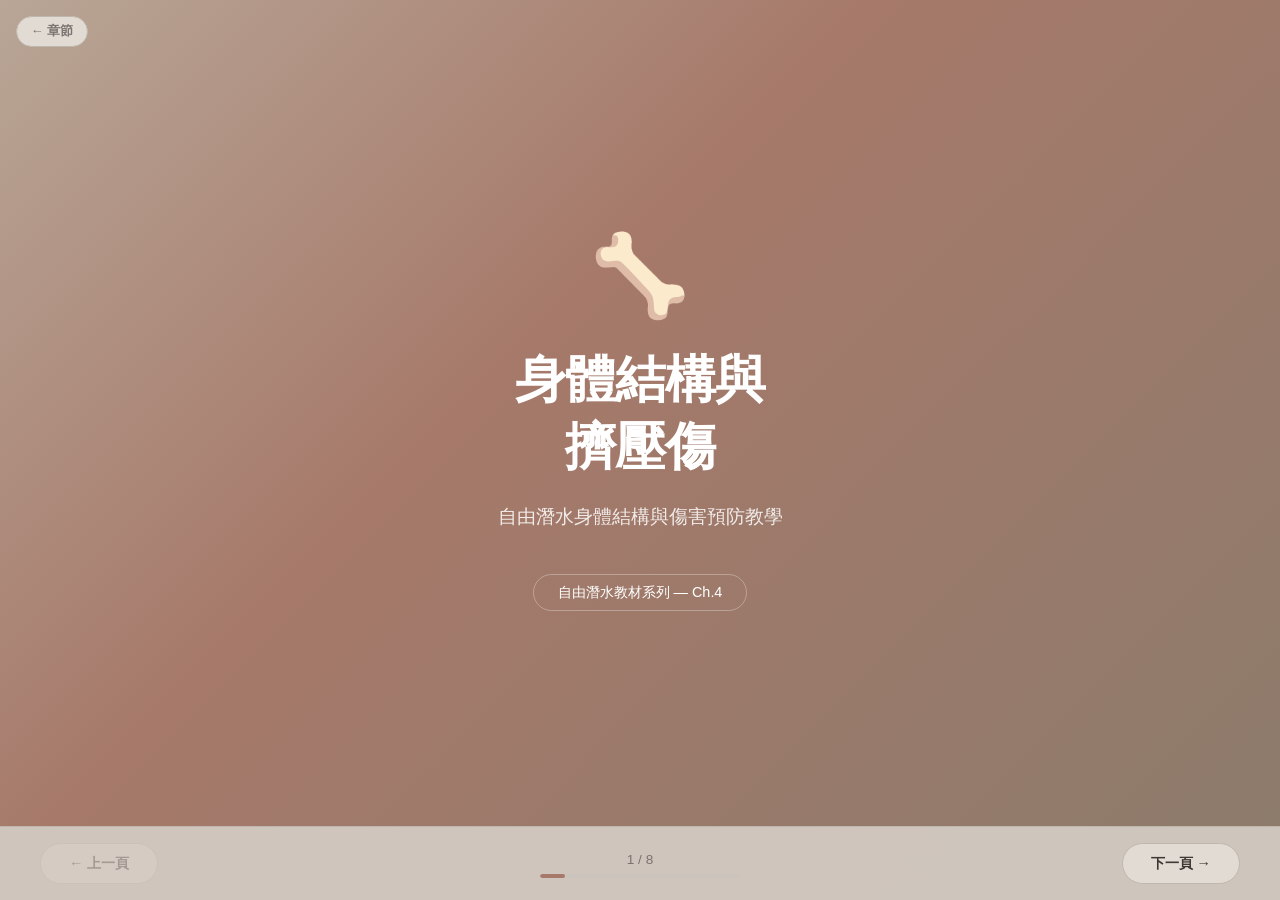
<file: slides/ch4-body-squeeze.html>
<!DOCTYPE html>
<html lang="zh-Hant">
<head>
  <meta charset="UTF-8">
  <meta name="viewport" content="width=device-width, initial-scale=1.0">
  <title>Ch.4 身體結構與擠壓傷｜自由潛水教材系列</title>
  <link rel="icon" href="../favicon.svg" type="image/svg+xml">
  <style>
    :root {
      --bg: #D5CEC6;
      --surface: #CBC4BC;
      --card: #E2DBD3;
      --card-border: #BFB7AD;
      --text: #3E3835;
      --text-secondary: #7A7370;
      --accent: #A6796A;
      --accent-soft: rgba(166,121,106,0.1);
      --accent2: #8B9B87;
      --accent2-soft: rgba(139,155,135,0.1);
      --brown: #8B7B6B;
      --brown-soft: rgba(139,123,107,0.08);
      --highlight: #e8a854;
      --radius: 16px;
    }

    * { margin: 0; padding: 0; box-sizing: border-box; }

    body {
      font-family: -apple-system, BlinkMacSystemFont, 'Segoe UI', 'PingFang TC', 'Microsoft JhengHei', 'Noto Sans CJK TC', sans-serif;
      background: var(--bg);
      color: var(--text);
      overflow: hidden;
      height: 100vh;
    }

    .deck {
      width: 100vw;
      height: 100vh;
      position: relative;
    }

    .slide {
      position: absolute;
      inset: 0;
      display: none;
      flex-direction: column;
      justify-content: center;
      padding: 60px 80px;
      padding-bottom: 120px;
      overflow-y: auto;
      animation: fadeIn 0.4s ease;
    }
    .slide.active { display: flex; }

    @keyframes fadeIn {
      from { opacity: 0; transform: translateY(8px); }
      to { opacity: 1; transform: translateY(0); }
    }

    /* Cover */
    .slide-cover {
      background: linear-gradient(135deg, #B8A696 0%, #A6796A 40%, #8B7B6B 100%);
      color: white;
      text-align: center;
      justify-content: center;
      align-items: center;
      gap: 24px;
    }
    .slide-cover .cover-icon { font-size: 5rem; }
    .slide-cover h1 {
      font-size: 3.2rem;
      font-weight: 900;
      letter-spacing: -0.02em;
      line-height: 1.3;
    }
    .slide-cover .subtitle {
      font-size: 1.2rem;
      font-weight: 300;
      opacity: 0.85;
    }
    .slide-cover .series {
      margin-top: 20px;
      padding: 8px 24px;
      border: 1px solid rgba(255,255,255,0.3);
      border-radius: 999px;
      font-size: 0.9rem;
      font-weight: 500;
    }

    /* Content slides */
    .slide-content { gap: 32px; }

    .slide-header {
      display: flex;
      align-items: center;
      gap: 16px;
    }
    .slide-num {
      width: 48px; height: 48px;
      display: flex;
      align-items: center;
      justify-content: center;
      background: var(--accent);
      color: white;
      border-radius: 12px;
      font-size: 1.1rem;
      font-weight: 700;
      flex-shrink: 0;
    }
    .slide-title {
      font-size: 2rem;
      font-weight: 800;
      color: var(--text);
      line-height: 1.3;
    }

    .cards {
      display: grid;
      grid-template-columns: repeat(auto-fit, minmax(280px, 1fr));
      gap: 16px;
    }
    .cards.cols-2 { grid-template-columns: repeat(2, 1fr); }
    .cards.cols-3 { grid-template-columns: repeat(3, 1fr); }

    .card {
      background: var(--card);
      border: 1px solid var(--card-border);
      border-radius: var(--radius);
      padding: 24px;
      transition: transform 0.2s, box-shadow 0.2s;
    }
    .card:hover {
      transform: translateY(-2px);
      box-shadow: 0 8px 24px rgba(0,0,0,0.06);
    }
    .card-label {
      font-size: 0.75rem;
      font-weight: 700;
      text-transform: uppercase;
      letter-spacing: 0.08em;
      color: var(--accent);
      margin-bottom: 8px;
    }
    .card h3 {
      font-size: 1.1rem;
      font-weight: 700;
      margin-bottom: 8px;
      color: var(--text);
    }
    .card p {
      font-size: 0.92rem;
      line-height: 1.7;
      color: var(--text-secondary);
    }
    .card.accent {
      background: var(--accent-soft);
      border-color: rgba(166,121,106,0.2);
    }
    .card.green {
      background: var(--accent2-soft);
      border-color: rgba(139,155,135,0.2);
    }
    .card.brown {
      background: var(--brown-soft);
      border-color: rgba(139,111,71,0.15);
    }

    .callout {
      display: flex;
      align-items: flex-start;
      gap: 12px;
      background: var(--accent-soft);
      border-left: 4px solid var(--accent);
      border-radius: 0 var(--radius) var(--radius) 0;
      padding: 16px 20px;
    }
    .callout-icon { font-size: 1.3rem; flex-shrink: 0; margin-top: 2px; }
    .callout p { font-size: 0.95rem; line-height: 1.7; color: var(--text); }
    .callout strong { color: var(--accent); }

    .steps {
      display: flex;
      gap: 12px;
      flex-wrap: wrap;
    }
    .step {
      flex: 1;
      min-width: 150px;
      background: var(--card);
      border: 1px solid var(--card-border);
      border-radius: var(--radius);
      padding: 20px;
      text-align: center;
      position: relative;
    }
    .step-num {
      width: 32px; height: 32px;
      display: flex;
      align-items: center;
      justify-content: center;
      background: var(--accent);
      color: white;
      border-radius: 50%;
      font-size: 0.85rem;
      font-weight: 700;
      margin: 0 auto 12px;
    }
    .step p {
      font-size: 0.9rem;
      line-height: 1.6;
      color: var(--text);
    }
    .step::after {
      content: '→';
      position: absolute;
      right: -18px;
      top: 50%;
      transform: translateY(-50%);
      font-size: 1.2rem;
      color: var(--text-secondary);
    }
    .step:last-child::after { display: none; }

    /* Summary slide */
    .summary-grid {
      display: grid;
      grid-template-columns: repeat(5, 1fr);
      gap: 16px;
    }
    .summary-card {
      background: var(--card);
      border: 1px solid var(--card-border);
      border-radius: var(--radius);
      padding: 28px 20px;
      text-align: center;
      transition: transform 0.2s;
    }
    .summary-card:hover { transform: translateY(-4px); }
    .summary-card .num {
      font-size: 2rem;
      font-weight: 900;
      color: var(--accent);
      margin-bottom: 8px;
    }
    .summary-card h3 {
      font-size: 1.15rem;
      font-weight: 700;
      margin-bottom: 8px;
    }
    .summary-card p {
      font-size: 0.82rem;
      color: var(--text-secondary);
      line-height: 1.5;
    }

    /* Nav */
    .nav {
      position: fixed;
      bottom: 0;
      left: 0;
      right: 0;
      display: flex;
      justify-content: space-between;
      align-items: center;
      padding: 16px 40px;
      background: rgba(213,206,198,0.9);
      backdrop-filter: blur(12px);
      border-top: 1px solid var(--card-border);
      z-index: 100;
    }
    .nav-btn {
      padding: 10px 28px;
      font-size: 0.9rem;
      font-weight: 600;
      font-family: inherit;
      border: 1px solid var(--card-border);
      border-radius: 999px;
      background: var(--card);
      color: var(--text);
      cursor: pointer;
      transition: all 0.2s;
    }
    .nav-btn:hover {
      background: var(--accent);
      color: white;
      border-color: var(--accent);
    }
    .nav-btn:disabled {
      opacity: 0.3;
      cursor: default;
    }
    .nav-btn:disabled:hover {
      background: var(--card);
      color: var(--text);
      border-color: var(--card-border);
    }
    .nav-progress {
      font-size: 0.85rem;
      color: var(--text-secondary);
      font-weight: 500;
    }
    .progress-bar {
      width: 200px;
      height: 4px;
      background: var(--surface);
      border-radius: 2px;
      margin-top: 6px;
      overflow: hidden;
    }
    .progress-fill {
      height: 100%;
      background: var(--accent);
      border-radius: 2px;
      transition: width 0.3s;
    }

    @media (max-width: 900px) {
      body { overflow: auto; height: auto; }
      .deck { height: auto; min-height: 100vh; }
      .slide { position: relative; inset: auto; padding: 60px 24px; padding-top: calc(80px + env(safe-area-inset-top)); padding-bottom: calc(200px + env(safe-area-inset-bottom)); justify-content: flex-start; min-height: 100vh; }
      .slide-cover h1 { font-size: 2rem; }
      .slide-title { font-size: 1.4rem; }
      .cards.cols-3 { grid-template-columns: 1fr; }
      .cards.cols-2 { grid-template-columns: 1fr; }
      .summary-grid { grid-template-columns: repeat(2, 1fr); }
      .steps { flex-direction: column; }
      .step::after { display: none; }
      .back-to-index { top: calc(8px + env(safe-area-inset-top)); font-size: 0.7rem; padding: 4px 10px; }
      .nav { padding: 8px 16px; padding-bottom: calc(8px + env(safe-area-inset-bottom)); }
      .nav-btn { padding: 6px 16px; font-size: 0.8rem; }
      .progress-bar { width: 120px; }
    }

    .back-to-index {
      position: fixed;
      top: 16px;
      left: 16px;
      z-index: 200;
      font-size: 0.8rem;
      font-weight: 600;
      color: var(--text-secondary);
      text-decoration: none;
      background: var(--card);
      border: 1px solid var(--card-border);
      padding: 6px 14px;
      border-radius: 999px;
      transition: all 0.2s;
    }
    .back-to-index:hover {
      color: var(--accent);
      border-color: var(--accent);
    }
  </style>
</head>
<body>

<div class="deck" id="deck">

  <!-- Slide 1: Cover -->
  <div class="slide slide-cover active" data-slide="1">
    <div class="cover-icon">🦴</div>
    <h1>身體結構與<br>擠壓傷</h1>
    <p class="subtitle">自由潛水身體結構與傷害預防教學</p>
    <span class="series">自由潛水教材系列 — Ch.4</span>
  </div>

  <!-- Slide 2: 胸腔彈性訓練 -->
  <div class="slide slide-content" data-slide="2">
    <div class="slide-header">
      <span class="slide-num">01</span>
      <h2 class="slide-title">胸腔彈性訓練</h2>
    </div>
    <div class="cards cols-3">
      <div class="card accent">
        <div class="card-label">最重要</div>
        <h3>常下水</h3>
        <p>常下水對胸腔彈性絕對有幫助。超過一兩週沒下水，三四十米就會覺得胸腔很緊繃。</p>
      </div>
      <div class="card green">
        <div class="card-label">空肺拉伸</div>
        <h3>先學會吊胃</h3>
        <p>YouTube 上的空肺拉伸都有效，但前提是先學會吊胃（抬橫膈膜）。吊胃時沒辦法講話，縮小腹還可以講話，以此判斷。</p>
      </div>
      <div class="card brown">
        <div class="card-label">推薦</div>
        <h3>按橫膈膜</h3>
        <p>沿肋骨下緣找到軟的地方，方向是斜上，不是垂直往內。躺著用手機角斜上戳進去，配合呼吸，吐氣時壓進去然後正常呼吸。一天按幾次都行。</p>
      </div>
    </div>
    <div class="callout">
      <span class="callout-icon">💡</span>
      <p>吊胃不用吐超乾，可以只吐一些氣就吊起來，循序漸進。<strong>吐太乾容易橫膈膜抽筋。</strong></p>
    </div>
  </div>

  <!-- Slide 3: 滿肺拉伸 Packing 自由式 -->
  <div class="slide slide-content" data-slide="3">
    <div class="slide-header">
      <span class="slide-num">02</span>
      <h2 class="slide-title">滿肺拉伸：Packing 自由式</h2>
    </div>
    <div class="cards cols-2">
      <div class="card accent">
        <div class="card-label">做法</div>
        <h3>Packing 完遊自由式</h3>
        <p>Packing 完遊自由式，約 50 米一趟、休一分鐘、遊 10-20 趟。一週兩次即可。</p>
      </div>
      <div class="card green">
        <div class="card-label">實測效果</div>
        <h3>肺活量大幅提升</h3>
        <p>遊了一個月（約 8 次），Packing 量從 6300 增加到 7000，多了將近 700。肺直接多了十幾趴。</p>
      </div>
    </div>
    <div class="callout">
      <span class="callout-icon">⚠️</span>
      <p>安全注意：自己要試的話<strong>先不要 Packing，全呼吸去遊就很夠用</strong>，而且一定要有潛伴。</p>
    </div>
  </div>

  <!-- Slide 4: 身體中立位 -->
  <div class="slide slide-content" data-slide="4">
    <div class="slide-header">
      <span class="slide-num">03</span>
      <h2 class="slide-title">身體中立位：突破胸腔壓感的關鍵</h2>
    </div>
    <div class="cards cols-2">
      <div class="card">
        <div class="card-label">常見錯誤</div>
        <h3>遇到水壓就含胸縮身體</h3>
        <p>很多人教遇到水壓要縮胸腔。但身體一縮，橫膈膜就掉下去，反而失去保護機制。</p>
      </div>
      <div class="card accent">
        <div class="card-label">正確做法</div>
        <h3>回到中立位</h3>
        <p>不是挺胸，只是不鎖。下巴、頭、脖子放回來，身體回歸中立。橫膈膜自然就會抬起來保護胸腔。</p>
      </div>
    </div>
    <div class="callout">
      <span class="callout-icon">🔑</span>
      <p>橫膈膜抬升是保護胸腔的兩大機制之一（另一個是血液轉移）。身體中立位讓橫膈膜自然運作。<strong>不是要你下潛時刻意吊胃！</strong>刻意吊胃會讓鎖骨凹陷處被吸進去，超危險。</p>
    </div>
  </div>

  <!-- Slide 5: 氣管緊的問題 -->
  <div class="slide slide-content" data-slide="5">
    <div class="slide-header">
      <span class="slide-num">04</span>
      <h2 class="slide-title">接近 RV 時氣管緊緊的問題</h2>
    </div>
    <div class="cards cols-2">
      <div class="card green">
        <div class="card-label">正常</div>
        <h3>胸口均勻的緊</h3>
        <p>整個胸口均勻地感到緊繃是正常現象，多做拉伸可以改善。</p>
      </div>
      <div class="card accent">
        <div class="card-label">需注意</div>
        <h3>氣管／喉嚨緊</h3>
        <p>如果緊的位置在氣管或喉嚨，要檢查平壓方式，可能 RP 不夠好。接近 30 米還在用 RP，就該練 Mouthfill 了。</p>
      </div>
    </div>
    <div class="callout">
      <span class="callout-icon">💡</span>
      <p>不要縮身體：身體縮會讓橫膈膜起不來。<strong>身體不要鎖，橫膈膜自然就會起來。</strong></p>
    </div>
  </div>

  <!-- Slide 6: 擠壓傷原因與分類 -->
  <div class="slide slide-content" data-slide="6">
    <div class="slide-header">
      <span class="slide-num">05</span>
      <h2 class="slide-title">擠壓傷的十大原因與分類</h2>
    </div>
    <div class="cards cols-2">
      <div class="card accent">
        <div class="card-label">十大原因清單</div>
        <h3>擠壓傷常見成因</h3>
        <p>1. 平壓脖子很用力　2. RV 後硬平壓　3. RV 後鎖聲門　4. 胸口/軀幹縮起來　5. 動作太大不放鬆　6. 淺水 BO　7. 淺水抽動　8. 鎖聲門　9. 暖身暖太多　10. 猶豫</p>
      </div>
      <div class="card green">
        <div class="card-label">兩大類型</div>
        <h3>肺擠壓傷 vs 呼吸道擠壓傷</h3>
        <p><strong>肺擠壓傷</strong>：肺泡微血管破裂，血液灌進肺裡，血氧很低、很喘，至少休一個月。<br><strong>呼吸道擠壓傷</strong>：喉嚨、氣管、聲門等位置，休到身體沒有不舒服，大約一到兩天。</p>
      </div>
    </div>
    <div class="callout">
      <span class="callout-icon">⚠️</span>
      <p>大約八成以上的擠壓傷，<strong>都來自過 30 米後還在偷拉空氣（RP）</strong>。擠壓傷後組織會變成疤痕組織，很容易復發。重點是找到為什麼會受傷的原因。</p>
    </div>
  </div>

  <!-- Slide 7: 擠壓傷休養與親身經歷 -->
  <div class="slide slide-content" data-slide="7">
    <div class="slide-header">
      <span class="slide-num">06</span>
      <h2 class="slide-title">擠壓傷的休養與實際案例</h2>
    </div>
    <div class="cards cols-3">
      <div class="card accent">
        <div class="card-label">呼吸道擠壓傷</div>
        <h3>恢復期：天為單位</h3>
        <p>休到身體沒有不舒服，大概一到兩天。完全恢復約三到五天。多位世界頂尖選手都說以天為單位。</p>
      </div>
      <div class="card green">
        <div class="card-label">肺擠壓傷</div>
        <h3>恢復期：至少一個月</h3>
        <p>血氧很低、很喘。不能打點滴（液體會從破掉的微血管滲出堆在肺裡）。住院休養，不是永久性傷害但需要時間。</p>
      </div>
      <div class="card brown">
        <div class="card-label">親身案例</div>
        <h3>鎖聲門導致反覆受傷</h3>
        <p>PB 85、Mouthfill 水面帶面鏡可鼓到 25，下潛放鬆、不硬平，但因為鎖聲門一直擠壓傷。改掉鎖聲門後改善，最終改了身體中立位才真正解決。</p>
      </div>
    </div>
    <div class="callout">
      <span class="callout-icon">🔑</span>
      <p>不是叫大家輕忽，是不用太緊張。<strong>重點是找到受傷原因</strong>：脖子太用力？鎖聲門？身體姿勢不對？平壓用力方式不對？一項一項排除。</p>
    </div>
  </div>

  <!-- Slide 8: Summary -->
  <div class="slide slide-content" data-slide="8">
    <div class="slide-header">
      <span class="slide-num" style="background:var(--accent2)">✓</span>
      <h2 class="slide-title">本章重點回顧</h2>
    </div>
    <div class="summary-grid">
      <div class="summary-card">
        <div class="num">01</div>
        <h3>胸腔彈性</h3>
        <p>常下水 + 吊胃<br>按橫膈膜斜上戳</p>
      </div>
      <div class="summary-card">
        <div class="num">02</div>
        <h3>Packing 游泳</h3>
        <p>滿肺遊自由式<br>肺活量大幅提升</p>
      </div>
      <div class="summary-card">
        <div class="num">03</div>
        <h3>身體中立位</h3>
        <p>不縮不挺<br>橫膈膜自然保護</p>
      </div>
      <div class="summary-card">
        <div class="num">04</div>
        <h3>擠壓傷分類</h3>
        <p>肺 vs 呼吸道<br>找到原因最重要</p>
      </div>
      <div class="summary-card">
        <div class="num">05</div>
        <h3>預防關鍵</h3>
        <p>不鎖聲門不縮身<br>不硬平不偷 RP</p>
      </div>
    </div>
    <p style="text-align:center;margin-top:24px;">
      <a href="practice-guide.html#s7" style="display:inline-block;margin-top:0;padding:12px 28px;background:#A6796A;color:white;border-radius:12px;text-decoration:none;font-weight:600;font-size:0.95rem;">📋 去練習 →</a>
    </p>
    <p style="text-align:center;margin-top:24px;font-size:0.85rem;color:var(--text-secondary)">
      自由潛水學習筆記 ｜ @howt0539
    </p>
  </div>

</div>

<!-- Navigation -->
<a href="index.html" class="back-to-index">← 章節</a>
<div class="nav">
  <button class="nav-btn" id="prevBtn" onclick="prev()" disabled>← 上一頁</button>
  <div style="text-align:center">
    <span class="nav-progress" id="pageNum">1 / 8</span>
    <div class="progress-bar"><div class="progress-fill" id="progressFill" style="width:12.5%"></div></div>
  </div>
  <button class="nav-btn" id="nextBtn" onclick="next()">下一頁 →</button>
</div>

<script>
  let current = 1;
  const total = 8;
  const slides = document.querySelectorAll('.slide');

  function show(n) {
    window.scrollTo(0, 0);
    slides.forEach(s => s.classList.remove('active'));
    document.querySelector(`[data-slide="${n}"]`).classList.add('active');
    document.getElementById('pageNum').textContent = `${n} / ${total}`;
    document.getElementById('progressFill').style.width = `${(n/total)*100}%`;
    document.getElementById('prevBtn').disabled = n === 1;
    document.getElementById('nextBtn').disabled = n === total;
  }

  function next() { if (current < total) show(++current); }
  function prev() { if (current > 1) show(--current); }

  document.addEventListener('keydown', e => {
    if (e.key === 'ArrowRight' || e.key === ' ') { e.preventDefault(); next(); }
    if (e.key === 'ArrowLeft') { e.preventDefault(); prev(); }
  });
</script>

</body>
</html>
</file>
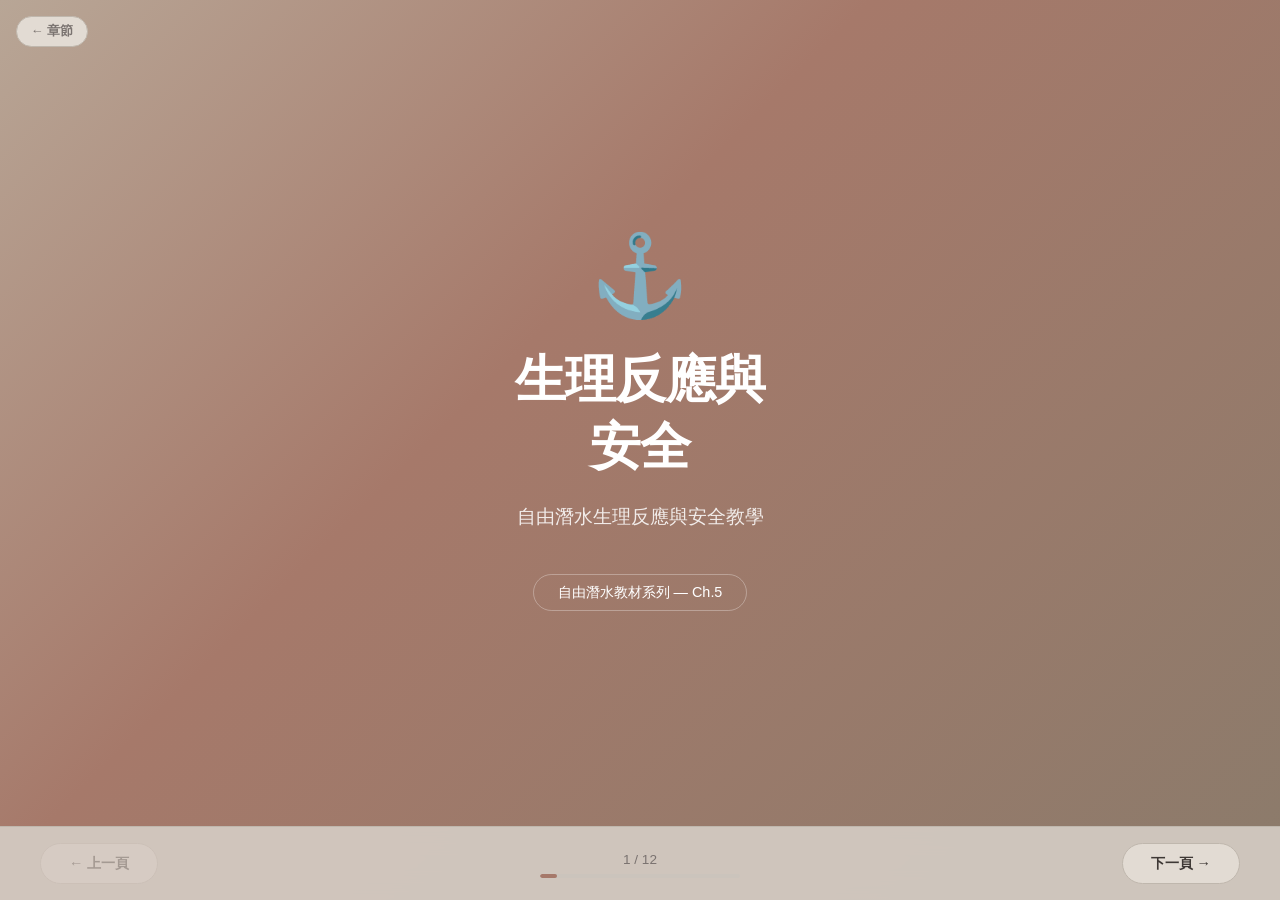
<file: slides/ch5-safety.html>
<!DOCTYPE html>
<html lang="zh-Hant">
<head>
  <meta charset="UTF-8">
  <meta name="viewport" content="width=device-width, initial-scale=1.0">
  <title>Ch.5 生理反應與安全｜自由潛水教材系列</title>
  <link rel="icon" href="../favicon.svg" type="image/svg+xml">
  <style>
    :root {
      --bg: #D5CEC6;
      --surface: #CBC4BC;
      --card: #E2DBD3;
      --card-border: #BFB7AD;
      --text: #3E3835;
      --text-secondary: #7A7370;
      --accent: #A6796A;
      --accent-soft: rgba(166,121,106,0.1);
      --accent2: #8B9B87;
      --accent2-soft: rgba(139,155,135,0.1);
      --brown: #8B7B6B;
      --brown-soft: rgba(139,123,107,0.08);
      --highlight: #e8a854;
      --radius: 16px;
    }

    * { margin: 0; padding: 0; box-sizing: border-box; }

    body {
      font-family: -apple-system, BlinkMacSystemFont, 'Segoe UI', 'PingFang TC', 'Microsoft JhengHei', 'Noto Sans CJK TC', sans-serif;
      background: var(--bg);
      color: var(--text);
      overflow: hidden;
      height: 100vh;
    }

    .deck {
      width: 100vw;
      height: 100vh;
      position: relative;
    }

    .slide {
      position: absolute;
      inset: 0;
      display: none;
      flex-direction: column;
      justify-content: center;
      padding: 60px 80px;
      padding-bottom: 120px;
      overflow-y: auto;
      animation: fadeIn 0.4s ease;
    }
    .slide.active { display: flex; }

    @keyframes fadeIn {
      from { opacity: 0; transform: translateY(8px); }
      to { opacity: 1; transform: translateY(0); }
    }

    /* Cover */
    .slide-cover {
      background: linear-gradient(135deg, #B8A696 0%, #A6796A 40%, #8B7B6B 100%);
      color: white;
      text-align: center;
      justify-content: center;
      align-items: center;
      gap: 24px;
    }
    .slide-cover .cover-icon { font-size: 5rem; }
    .slide-cover h1 {
      font-size: 3.2rem;
      font-weight: 900;
      letter-spacing: -0.02em;
      line-height: 1.3;
    }
    .slide-cover .subtitle {
      font-size: 1.2rem;
      font-weight: 300;
      opacity: 0.85;
    }
    .slide-cover .series {
      margin-top: 20px;
      padding: 8px 24px;
      border: 1px solid rgba(255,255,255,0.3);
      border-radius: 999px;
      font-size: 0.9rem;
      font-weight: 500;
    }

    /* Content slides */
    .slide-content { gap: 32px; }

    .slide-header {
      display: flex;
      align-items: center;
      gap: 16px;
    }
    .slide-num {
      width: 48px; height: 48px;
      display: flex;
      align-items: center;
      justify-content: center;
      background: var(--accent);
      color: white;
      border-radius: 12px;
      font-size: 1.1rem;
      font-weight: 700;
      flex-shrink: 0;
    }
    .slide-title {
      font-size: 2rem;
      font-weight: 800;
      color: var(--text);
      line-height: 1.3;
    }

    .cards {
      display: grid;
      grid-template-columns: repeat(auto-fit, minmax(280px, 1fr));
      gap: 16px;
    }
    .cards.cols-2 { grid-template-columns: repeat(2, 1fr); }
    .cards.cols-3 { grid-template-columns: repeat(3, 1fr); }

    .card {
      background: var(--card);
      border: 1px solid var(--card-border);
      border-radius: var(--radius);
      padding: 24px;
      transition: transform 0.2s, box-shadow 0.2s;
    }
    .card:hover {
      transform: translateY(-2px);
      box-shadow: 0 8px 24px rgba(0,0,0,0.06);
    }
    .card-label {
      font-size: 0.75rem;
      font-weight: 700;
      text-transform: uppercase;
      letter-spacing: 0.08em;
      color: var(--accent);
      margin-bottom: 8px;
    }
    .card h3 {
      font-size: 1.1rem;
      font-weight: 700;
      margin-bottom: 8px;
      color: var(--text);
    }
    .card p {
      font-size: 0.92rem;
      line-height: 1.7;
      color: var(--text-secondary);
    }
    .card.accent {
      background: var(--accent-soft);
      border-color: rgba(166,121,106,0.2);
    }
    .card.green {
      background: var(--accent2-soft);
      border-color: rgba(139,155,135,0.2);
    }
    .card.brown {
      background: var(--brown-soft);
      border-color: rgba(139,111,71,0.15);
    }

    .callout {
      display: flex;
      align-items: flex-start;
      gap: 12px;
      background: var(--accent-soft);
      border-left: 4px solid var(--accent);
      border-radius: 0 var(--radius) var(--radius) 0;
      padding: 16px 20px;
    }
    .callout-icon { font-size: 1.3rem; flex-shrink: 0; margin-top: 2px; }
    .callout p { font-size: 0.95rem; line-height: 1.7; color: var(--text); }
    .callout strong { color: var(--accent); }

    .steps {
      display: flex;
      gap: 12px;
      flex-wrap: wrap;
    }
    .step {
      flex: 1;
      min-width: 150px;
      background: var(--card);
      border: 1px solid var(--card-border);
      border-radius: var(--radius);
      padding: 20px;
      text-align: center;
      position: relative;
    }
    .step-num {
      width: 32px; height: 32px;
      display: flex;
      align-items: center;
      justify-content: center;
      background: var(--accent);
      color: white;
      border-radius: 50%;
      font-size: 0.85rem;
      font-weight: 700;
      margin: 0 auto 12px;
    }
    .step p {
      font-size: 0.9rem;
      line-height: 1.6;
      color: var(--text);
    }
    .step::after {
      content: '→';
      position: absolute;
      right: -18px;
      top: 50%;
      transform: translateY(-50%);
      font-size: 1.2rem;
      color: var(--text-secondary);
    }
    .step:last-child::after { display: none; }

    /* Summary slide */
    .summary-grid {
      display: grid;
      grid-template-columns: repeat(5, 1fr);
      gap: 16px;
    }
    .summary-card {
      background: var(--card);
      border: 1px solid var(--card-border);
      border-radius: var(--radius);
      padding: 28px 20px;
      text-align: center;
      transition: transform 0.2s;
    }
    .summary-card:hover { transform: translateY(-4px); }
    .summary-card .num {
      font-size: 2rem;
      font-weight: 900;
      color: var(--accent);
      margin-bottom: 8px;
    }
    .summary-card h3 {
      font-size: 1.15rem;
      font-weight: 700;
      margin-bottom: 8px;
    }
    .summary-card p {
      font-size: 0.82rem;
      color: var(--text-secondary);
      line-height: 1.5;
    }

    /* Nav */
    .nav {
      position: fixed;
      bottom: 0;
      left: 0;
      right: 0;
      display: flex;
      justify-content: space-between;
      align-items: center;
      padding: 16px 40px;
      background: rgba(213,206,198,0.9);
      backdrop-filter: blur(12px);
      border-top: 1px solid var(--card-border);
      z-index: 100;
    }
    .nav-btn {
      padding: 10px 28px;
      font-size: 0.9rem;
      font-weight: 600;
      font-family: inherit;
      border: 1px solid var(--card-border);
      border-radius: 999px;
      background: var(--card);
      color: var(--text);
      cursor: pointer;
      transition: all 0.2s;
    }
    .nav-btn:hover {
      background: var(--accent);
      color: white;
      border-color: var(--accent);
    }
    .nav-btn:disabled {
      opacity: 0.3;
      cursor: default;
    }
    .nav-btn:disabled:hover {
      background: var(--card);
      color: var(--text);
      border-color: var(--card-border);
    }
    .nav-progress {
      font-size: 0.85rem;
      color: var(--text-secondary);
      font-weight: 500;
    }
    .progress-bar {
      width: 200px;
      height: 4px;
      background: var(--surface);
      border-radius: 2px;
      margin-top: 6px;
      overflow: hidden;
    }
    .progress-fill {
      height: 100%;
      background: var(--accent);
      border-radius: 2px;
      transition: width 0.3s;
    }

    @media (max-width: 900px) {
      body { overflow: auto; height: auto; }
      .deck { height: auto; min-height: 100vh; }
      .slide { position: relative; inset: auto; padding: 60px 24px; padding-top: calc(80px + env(safe-area-inset-top)); padding-bottom: calc(200px + env(safe-area-inset-bottom)); justify-content: flex-start; min-height: 100vh; }
      .slide-cover h1 { font-size: 2rem; }
      .slide-title { font-size: 1.4rem; }
      .cards.cols-3 { grid-template-columns: 1fr; }
      .cards.cols-2 { grid-template-columns: 1fr; }
      .summary-grid { grid-template-columns: repeat(2, 1fr); }
      .steps { flex-direction: column; }
      .step::after { display: none; }
      .back-to-index { top: calc(8px + env(safe-area-inset-top)); font-size: 0.7rem; padding: 4px 10px; }
      .nav { padding: 8px 16px; padding-bottom: calc(8px + env(safe-area-inset-bottom)); }
      .nav-btn { padding: 6px 16px; font-size: 0.8rem; }
      .progress-bar { width: 120px; }
    }

    .back-to-index {
      position: fixed;
      top: 16px;
      left: 16px;
      z-index: 200;
      font-size: 0.8rem;
      font-weight: 600;
      color: var(--text-secondary);
      text-decoration: none;
      background: var(--card);
      border: 1px solid var(--card-border);
      padding: 6px 14px;
      border-radius: 999px;
      transition: all 0.2s;
    }
    .back-to-index:hover {
      color: var(--accent);
      border-color: var(--accent);
    }
  </style>
</head>
<body>

<div class="deck" id="deck">

  <!-- Slide 1: Cover -->
  <div class="slide slide-cover active" data-slide="1">
    <div class="cover-icon">⚓</div>
    <h1>生理反應與<br>安全</h1>
    <p class="subtitle">自由潛水生理反應與安全教學</p>
    <span class="series">自由潛水教材系列 — Ch.5</span>
  </div>

  <!-- Slide 2: 基礎健康問題 -->
  <div class="slide slide-content" data-slide="2">
    <div class="slide-header">
      <span class="slide-num">01</span>
      <h2 class="slide-title">基礎健康問題：鼻竇與體溫</h2>
    </div>
    <div class="cards cols-2">
      <div class="card accent">
        <div class="card-label">鼻竇問題</div>
        <h3>技巧解決不了的就去看醫生</h3>
        <p>鼻竇塞成這樣已經不是技巧問題了。平壓技巧有問題會耳朵不舒服，鼻竇有問題會鼻竇或耳竇痛。該開刀就開刀，對日常生活也有幫助。</p>
      </div>
      <div class="card green">
        <div class="card-label">水溫與體溫</div>
        <h3>嘴唇發紫要換防寒衣</h3>
        <p>忍到嘴唇發紫有點嚴重，先換一套防寒衣。寒冷對表現的影響超乎想像：發抖會讓你耗氧非常多。水溫差個 3-4 度，整個人狀態差超多。</p>
      </div>
    </div>
    <div class="callout">
      <span class="callout-icon">💡</span>
      <p>潛完一潛嘴唇變粉紅色是好狀態。<strong>偏紫要注意</strong>，通常代表低氧或太冷。</p>
    </div>
  </div>

  <!-- Slide 3: 過早抽動 -->
  <div class="slide slide-content" data-slide="3">
    <div class="slide-header">
      <span class="slide-num">02</span>
      <h2 class="slide-title">過早抽動的問題</h2>
    </div>
    <div class="cards cols-2">
      <div class="card">
        <div class="card-label">正常時間</div>
        <h3>轉身過後才會抽</h3>
        <p>正常的抽動時間是轉身過後開始上升才開始抽，或已經很接近轉身時。過早抽動不一定會造成擠壓傷，但重點是找出原因。</p>
      </div>
      <div class="card accent">
        <div class="card-label">判斷方法</div>
        <h3>怎麼知道有沒有超呼吸？</h3>
        <p>逼近 max BO 時，如果抽動在總時間一半以前就來，代表沒有超呼吸。如果很後面才抽、一抽就很大然後放棄，高機率超呼吸。</p>
      </div>
    </div>
    <div class="callout">
      <span class="callout-icon">🔑</span>
      <p>感受不到抽動？恭喜你是天選之人（前提是沒有超呼吸）。用 table 練習（例：<strong>閉 1 分鐘休 15 秒 x 幾次</strong>）就會感覺到抽動。</p>
    </div>
  </div>

  <!-- Slide 4: 抽動位置與好壞判斷 -->
  <div class="slide slide-content" data-slide="4">
    <div class="slide-header">
      <span class="slide-num">03</span>
      <h2 class="slide-title">抽動位置與好壞判斷</h2>
    </div>
    <div class="cards cols-3">
      <div class="card green">
        <div class="card-label">好的抽動</div>
        <h3>胸口或肚子</h3>
        <p>抽在胸口或抽在肚子都可以，這是正常的呼吸反應。</p>
      </div>
      <div class="card accent">
        <div class="card-label">不好的抽動</div>
        <h3>喉嚨或脖子</h3>
        <p>抽在喉嚨上、脖子上，整個脖子很緊繃。不要刻意鎖聲門抑制抽動。</p>
      </div>
      <div class="card brown">
        <div class="card-label">抽太大力</div>
        <h3>可能原因</h3>
        <p>1. 超呼吸　2. 全呼吸吸飽後沒有放鬆胸口、肚子、肩膀、脖子。全呼吸完之後身體要放鬆回來。</p>
      </div>
    </div>
    <div class="callout">
      <span class="callout-icon">⚠️</span>
      <p>深度時抽動有「吸」的感覺很正常。可以順著抽動的吸力回收空氣。<strong>不要刻意鎖聲門抑制抽動。</strong></p>
    </div>
  </div>

  <!-- Slide 5: 跟呼吸渴望共存 -->
  <div class="slide slide-content" data-slide="5">
    <div class="slide-header">
      <span class="slide-num">04</span>
      <h2 class="slide-title">跟呼吸渴望共存</h2>
    </div>
    <div class="cards cols-2">
      <div class="card accent">
        <div class="card-label">核心觀念</div>
        <h3>你一定做錯了什麼</h3>
        <p>人對痛苦的忍耐不會差多少。當你覺得抽動非常難以忍受，不是你不能忍，是你做錯了什麼或少做了什麼。</p>
      </div>
      <div class="card green">
        <div class="card-label">實際案例</div>
        <h3>改對了就差很多</h3>
        <p>同一天前一潛平潛 30 幾米就抽，改了某些事情後 70 米才抽，而且抽動很小。下潛時轉身前就抽，絕對有問題。</p>
      </div>
    </div>
    <div class="callout">
      <span class="callout-icon">💡</span>
      <p>自潛人的氧氣使用率：正常呼吸只用 20-30%，自潛人用掉了 70-80%。<strong>我們就只有一口氣，幾乎全部用光才吐出來</strong>，所以每個環節省力都很重要。</p>
    </div>
  </div>

  <!-- Slide 6: 氮醉問題與不暖身下潛 -->
  <div class="slide slide-content" data-slide="6">
    <div class="slide-header">
      <span class="slide-num">05</span>
      <h2 class="slide-title">氮醉問題與不暖身下潛</h2>
    </div>
    <div class="cards cols-2">
      <div class="card accent">
        <div class="card-label">重要發現</div>
        <h3>不暖身上水面更清醒</h3>
        <p>不暖身直接下 PB 後，上水面的清醒程度比暖身暖很多還要好非常多。原來暖身暖很多時，下潛過程會被氮醉影響，上來有時候很暈眩。</p>
      </div>
      <div class="card green">
        <div class="card-label">相關資訊</div>
        <h3>氮醉會隨經驗降低</h3>
        <p>常下深度也會讓氮醉感降低（有長下 vs 沒長下差很多）。泳池閉氣的紀錄保持人幾乎都不暖身。深度方面現在也蠻多人不暖身。</p>
      </div>
    </div>
    <div class="callout">
      <span class="callout-icon">⚠️</span>
      <p><strong>STA 是例外</strong>：STA 選手暖身都暖超多，甚至有人 STA 前會暖 RV x 7。深度跟 STA 的暖身策略完全不同。</p>
    </div>
  </div>

  <!-- Slide 7: MDR 後血液轉移 -->
  <div class="slide slide-content" data-slide="7">
    <div class="slide-header">
      <span class="slide-num">06</span>
      <h2 class="slide-title">MDR 後血液轉移的應對</h2>
    </div>
    <div class="cards cols-2">
      <div class="card">
        <div class="card-label">現象</div>
        <h3>肌肉無力感</h3>
        <p>MDR（哺乳類潛水反射）啟動後血液從四肢轉移到核心，導致肌肉無力感。這是正常的生理反應。</p>
      </div>
      <div class="card accent">
        <div class="card-label">解法</div>
        <h3>練無氧系統</h3>
        <p>Tabata、伏地挺身、深蹲硬舉、短跑等無氧訓練。有一種說法：動態項目不練有氧，因為有氧系統消耗氧氣。有氧系統增加微血管分佈，對靜態閉氣有幫助。</p>
      </div>
    </div>
    <div class="callout">
      <span class="callout-icon">💡</span>
      <p>下潛時睏睏的、快睡著的感覺是 MDR 啟動的正常表現（心跳減緩、代謝降低）。<strong>這是好事，不用擔心。</strong></p>
    </div>
  </div>

  <!-- Slide 8: BO 心理建設與判斷 -->
  <div class="slide slide-content" data-slide="8">
    <div class="slide-header">
      <span class="slide-num">07</span>
      <h2 class="slide-title">BO / LMC 的心理建設與判斷</h2>
    </div>
    <div class="cards cols-2">
      <div class="card accent">
        <div class="card-label">心理建設</div>
        <h3>BO 不是傷天害地的事</h3>
        <p>大部分意外 BO 不是閉氣能力不足，是超呼吸加上不放鬆。如果真的因為閉氣不足 BO，去練閉氣。了解原因然後改進就好。</p>
      </div>
      <div class="card green">
        <div class="card-label">判斷困難</div>
        <h3>深度時無法準確預判</h3>
        <p>下深度時氧分壓很高，不會覺得自己快 BO。只能抓得很保守，在有潛伴的情況下慢慢嘗試極限。多練泳池可以讓你對身體更了解。</p>
      </div>
    </div>
    <div class="callout">
      <span class="callout-icon">🔑</span>
      <p>平壓做得好，低氧風險低非常多。<strong>很多學生從 A3 到 A4 或深度班，從來沒有一個低氧過</strong> — 因為平壓省力，閉氣能力有餘裕。</p>
    </div>
  </div>

  <!-- Slide 9: 減壓病 -->
  <div class="slide slide-content" data-slide="9">
    <div class="slide-header">
      <span class="slide-num">08</span>
      <h2 class="slide-title">減壓病的預防</h2>
    </div>
    <div class="steps">
      <div class="step">
        <div class="step-num">1</div>
        <p>洗澡水不要太熱<br><small style="color:var(--text-secondary)">體溫升高→氮氣跑出來</small></p>
      </div>
      <div class="step">
        <div class="step-num">2</div>
        <p>不要按摩<br><small style="color:var(--text-secondary)">可能壓到深層血管</small></p>
      </div>
      <div class="step">
        <div class="step-num">3</div>
        <p>不要慢跑<br><small style="color:var(--text-secondary)">跑步代謝氮氣是錯的</small></p>
      </div>
      <div class="step">
        <div class="step-num">4</div>
        <p>泡冰水超有效<br><small style="color:var(--text-secondary)">幫助恢復、避免氣泡</small></p>
      </div>
      <div class="step">
        <div class="step-num">5</div>
        <p>好好休息<br><small style="color:var(--text-secondary)">開冷氣睡覺、不做有氧</small></p>
      </div>
    </div>
    <div class="callout">
      <span class="callout-icon">⚠️</span>
      <p>有水推的人要特別注意：不會想呼吸，容易一直下，<strong>休息時間不夠就會提高減壓病風險</strong>。技術潛水員上岸也會分次搬裝備，避免體溫升高。</p>
    </div>
  </div>

  <!-- Slide 10: HANG 安全注意 -->
  <div class="slide slide-content" data-slide="10">
    <div class="slide-header">
      <span class="slide-num">09</span>
      <h2 class="slide-title">HANG（懸掛閉氣）安全注意</h2>
    </div>
    <div class="cards cols-3">
      <div class="card accent">
        <div class="card-label">安全時間</div>
        <h3>STA 減兩分鐘</h3>
        <p>泳池 STA 時間減兩分鐘大約是安全的 HANG 時間。出水後觀察唇色和狀態。</p>
      </div>
      <div class="card green">
        <div class="card-label">抽動品質</div>
        <h3>正確的抽動才安全</h3>
        <p>抽動要正常，不能整個人在跳、脖子很緊、一直在吸。安全的是你的抽動要正確，不是深度。</p>
      </div>
      <div class="card brown">
        <div class="card-label">深度迷思</div>
        <h3>沒有絕對安全的深度</h3>
        <p>懸掛幾米安全？沒有絕對安全的深度。第一次嚴重擠壓傷就可能是掛 10 米。重點是抽動品質。</p>
      </div>
    </div>
    <div class="callout">
      <span class="callout-icon">🔑</span>
      <p>HANG 時抽到整個人都在跳、喉嚨被往內吸，<strong>這是嚴重擠壓傷的典型前兆</strong>。要停止、不要硬撐。</p>
    </div>
  </div>

  <!-- Slide 11: 獨潛的危險 -->
  <div class="slide slide-content" data-slide="11">
    <div class="slide-header">
      <span class="slide-num">10</span>
      <h2 class="slide-title">絕對不要獨潛</h2>
    </div>
    <div class="cards cols-2">
      <div class="card accent">
        <div class="card-label">警示案例</div>
        <h3>學自潛三個月就獨潛 400 米</h3>
        <p>穿塑膠蛙、獨自從岸邊游 400 米。上了直通班但平壓沒被教好、沒上泳池課。靜態閉氣 5 分 12 秒身體素質不錯 — 這也是他還活著的原因。一分錢一分貨，好的教學一定有其價值。</p>
      </div>
      <div class="card green">
        <div class="card-label">正確態度</div>
        <h3>多玩水，但要有潛伴</h3>
        <p>獨潛練習很難達到放鬆想睡著的狀態。多玩水，總有一天會感覺到下潛時很放鬆快睡著的感覺。這個感覺很珍貴，但得在安全的環境下去體驗。</p>
      </div>
    </div>
    <div class="callout">
      <span class="callout-icon">⚠️</span>
      <p><strong>無知很可怕</strong>：超呼吸、沒吸飽、配重太重、穿水母衣不是防寒衣、沒有潛伴、保麗龍當浮球 — 這些都是真實發生過的案例。這就是為什麼要認真上課。</p>
    </div>
  </div>

  <!-- Slide 12: Summary -->
  <div class="slide slide-content" data-slide="12">
    <div class="slide-header">
      <span class="slide-num" style="background:var(--accent2)">✓</span>
      <h2 class="slide-title">本章重點回顧</h2>
    </div>
    <div class="summary-grid">
      <div class="summary-card">
        <div class="num">01</div>
        <h3>基礎健康</h3>
        <p>鼻竇看醫生<br>防寒衣要夠暖</p>
      </div>
      <div class="summary-card">
        <div class="num">02</div>
        <h3>抽動判斷</h3>
        <p>胸口肚子好<br>喉嚨脖子不好</p>
      </div>
      <div class="summary-card">
        <div class="num">03</div>
        <h3>氮醉與 MDR</h3>
        <p>不暖身更清醒<br>MDR 是正常反應</p>
      </div>
      <div class="summary-card">
        <div class="num">04</div>
        <h3>BO / LMC</h3>
        <p>了解原因改進<br>平壓好=低氧低</p>
      </div>
      <div class="summary-card">
        <div class="num">05</div>
        <h3>安全守則</h3>
        <p>不獨潛不硬撐<br>減壓病要預防</p>
      </div>
    </div>
    <p style="text-align:center;margin-top:24px;font-size:0.85rem;color:var(--text-secondary)">
      自由潛水學習筆記 ｜ @howt0539
    </p>
  </div>

</div>

<!-- Navigation -->
<a href="index.html" class="back-to-index">← 章節</a>
<div class="nav">
  <button class="nav-btn" id="prevBtn" onclick="prev()" disabled>← 上一頁</button>
  <div style="text-align:center">
    <span class="nav-progress" id="pageNum">1 / 12</span>
    <div class="progress-bar"><div class="progress-fill" id="progressFill" style="width:8.3%"></div></div>
  </div>
  <button class="nav-btn" id="nextBtn" onclick="next()">下一頁 →</button>
</div>

<script>
  let current = 1;
  const total = 12;
  const slides = document.querySelectorAll('.slide');

  function show(n) {
    window.scrollTo(0, 0);
    slides.forEach(s => s.classList.remove('active'));
    document.querySelector(`[data-slide="${n}"]`).classList.add('active');
    document.getElementById('pageNum').textContent = `${n} / ${total}`;
    document.getElementById('progressFill').style.width = `${(n/total)*100}%`;
    document.getElementById('prevBtn').disabled = n === 1;
    document.getElementById('nextBtn').disabled = n === total;
  }

  function next() { if (current < total) show(++current); }
  function prev() { if (current > 1) show(--current); }

  document.addEventListener('keydown', e => {
    if (e.key === 'ArrowRight' || e.key === ' ') { e.preventDefault(); next(); }
    if (e.key === 'ArrowLeft') { e.preventDefault(); prev(); }
  });
</script>

</body>
</html>
</file>
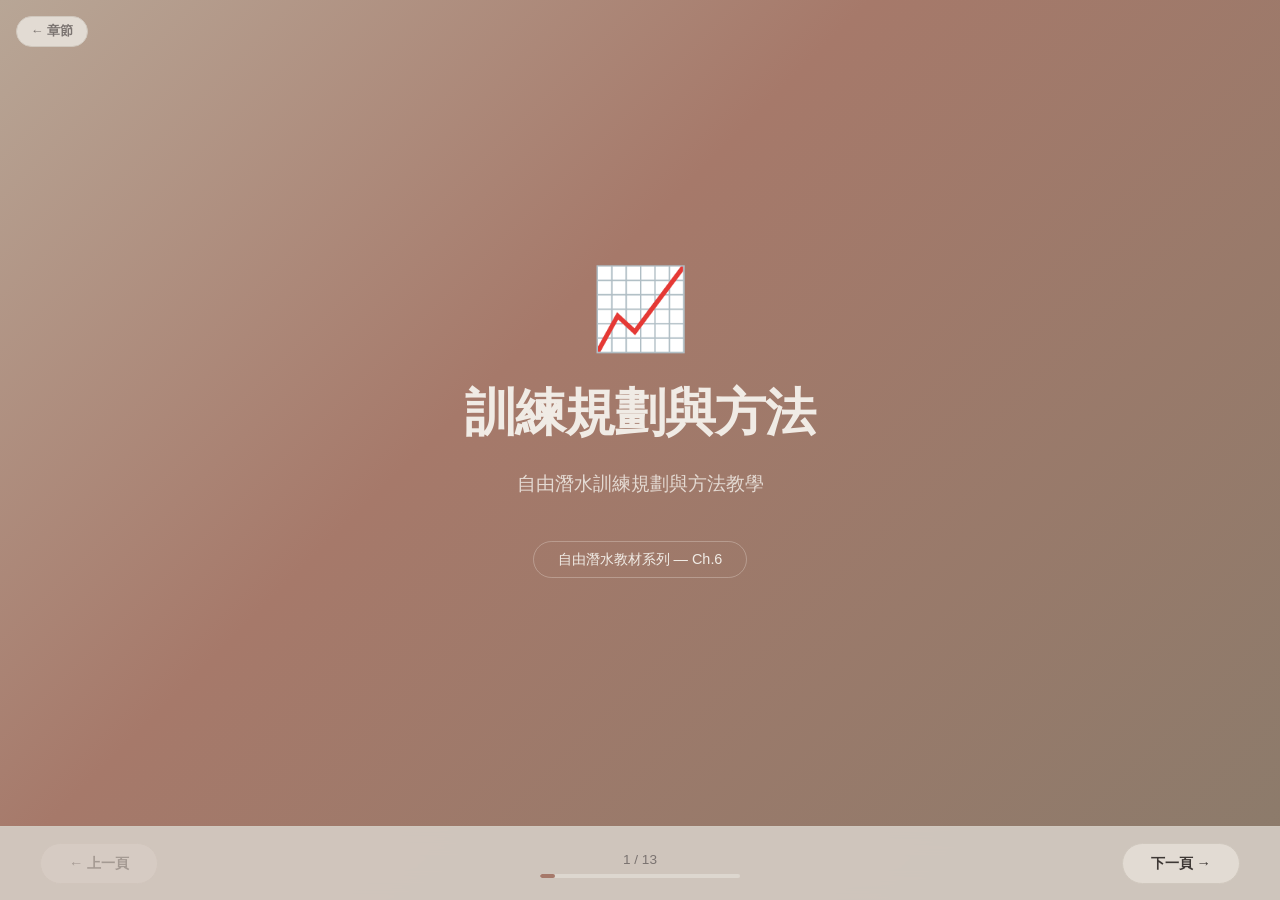
<file: slides/ch6-training.html>
<!DOCTYPE html>
<html lang="zh-Hant">
<head>
  <meta charset="UTF-8">
  <meta name="viewport" content="width=device-width, initial-scale=1.0">
  <title>Ch.6 訓練規劃與方法｜自由潛水教材系列</title>
  <link rel="icon" href="../favicon.svg" type="image/svg+xml">
  <style>
    :root {
      --bg: #D5CEC6;
      --surface: #DDD7CF;
      --card: #E2DBD3;
      --card-border: #D0C8BE;
      --text: #3E3835;
      --text-secondary: #7A7370;
      --accent: #A6796A;
      --accent-soft: rgba(166,121,106,0.1);
      --accent2: #8B9B87;
      --accent2-soft: rgba(139,155,135,0.1);
      --brown: #8B7B6B;
      --brown-soft: rgba(139,123,107,0.08);
      --highlight: #e8a854;
      --radius: 16px;
    }

    * { margin: 0; padding: 0; box-sizing: border-box; }

    body {
      font-family: -apple-system, BlinkMacSystemFont, 'Segoe UI', 'PingFang TC', 'Microsoft JhengHei', 'Noto Sans CJK TC', sans-serif;
      background: var(--bg);
      color: var(--text);
      overflow: hidden;
      height: 100vh;
    }

    .deck {
      width: 100vw;
      height: 100vh;
      position: relative;
    }

    .slide {
      position: absolute;
      inset: 0;
      display: none;
      flex-direction: column;
      justify-content: center;
      padding: 60px 80px;
      padding-bottom: 120px;
      overflow-y: auto;
      animation: fadeIn 0.4s ease;
    }
    .slide.active { display: flex; }

    @keyframes fadeIn {
      from { opacity: 0; transform: translateY(8px); }
      to { opacity: 1; transform: translateY(0); }
    }

    /* Cover */
    .slide-cover {
      background: linear-gradient(135deg, #B8A696 0%, #A6796A 40%, #8B7B6B 100%);
      color: #F0EBE5;
      text-align: center;
      justify-content: center;
      align-items: center;
      gap: 24px;
    }
    .slide-cover .cover-icon { font-size: 5rem; }
    .slide-cover h1 {
      font-size: 3.2rem;
      font-weight: 900;
      letter-spacing: -0.02em;
      line-height: 1.3;
    }
    .slide-cover .subtitle {
      font-size: 1.2rem;
      font-weight: 300;
      opacity: 0.85;
    }
    .slide-cover .series {
      margin-top: 20px;
      padding: 8px 24px;
      border: 1px solid rgba(240,235,229,0.3);
      border-radius: 999px;
      font-size: 0.9rem;
      font-weight: 500;
    }

    /* Content slides */
    .slide-content { gap: 32px; }

    .slide-header {
      display: flex;
      align-items: center;
      gap: 16px;
    }
    .slide-num {
      width: 48px; height: 48px;
      display: flex;
      align-items: center;
      justify-content: center;
      background: var(--accent);
      color: #F0EBE5;
      border-radius: 12px;
      font-size: 1.1rem;
      font-weight: 700;
      flex-shrink: 0;
    }
    .slide-title {
      font-size: 2rem;
      font-weight: 800;
      color: var(--text);
      line-height: 1.3;
    }

    .cards {
      display: grid;
      grid-template-columns: repeat(auto-fit, minmax(280px, 1fr));
      gap: 16px;
    }
    .cards.cols-2 { grid-template-columns: repeat(2, 1fr); }
    .cards.cols-3 { grid-template-columns: repeat(3, 1fr); }

    .card {
      background: var(--card);
      border: 1px solid var(--card-border);
      border-radius: var(--radius);
      padding: 24px;
      transition: transform 0.2s, box-shadow 0.2s;
    }
    .card:hover {
      transform: translateY(-2px);
      box-shadow: 0 8px 24px rgba(0,0,0,0.06);
    }
    .card-label {
      font-size: 0.75rem;
      font-weight: 700;
      text-transform: uppercase;
      letter-spacing: 0.08em;
      color: var(--accent);
      margin-bottom: 8px;
    }
    .card h3 {
      font-size: 1.1rem;
      font-weight: 700;
      margin-bottom: 8px;
      color: var(--text);
    }
    .card p {
      font-size: 0.92rem;
      line-height: 1.7;
      color: var(--text-secondary);
    }
    .card.accent {
      background: var(--accent-soft);
      border-color: rgba(166,121,106,0.2);
    }
    .card.green {
      background: var(--accent2-soft);
      border-color: rgba(139,155,135,0.2);
    }
    .card.brown {
      background: var(--brown-soft);
      border-color: rgba(139,111,71,0.15);
    }

    .callout {
      display: flex;
      align-items: flex-start;
      gap: 12px;
      background: var(--accent-soft);
      border-left: 4px solid var(--accent);
      border-radius: 0 var(--radius) var(--radius) 0;
      padding: 16px 20px;
    }
    .callout-icon { font-size: 1.3rem; flex-shrink: 0; margin-top: 2px; }
    .callout p { font-size: 0.95rem; line-height: 1.7; color: var(--text); }
    .callout strong { color: var(--accent); }

    .steps {
      display: flex;
      gap: 12px;
      flex-wrap: wrap;
    }
    .step {
      flex: 1;
      min-width: 150px;
      background: var(--card);
      border: 1px solid var(--card-border);
      border-radius: var(--radius);
      padding: 20px;
      text-align: center;
      position: relative;
    }
    .step-num {
      width: 32px; height: 32px;
      display: flex;
      align-items: center;
      justify-content: center;
      background: var(--accent);
      color: #F0EBE5;
      border-radius: 50%;
      font-size: 0.85rem;
      font-weight: 700;
      margin: 0 auto 12px;
    }
    .step p {
      font-size: 0.9rem;
      line-height: 1.6;
      color: var(--text);
    }
    .step::after {
      content: '\2192';
      position: absolute;
      right: -18px;
      top: 50%;
      transform: translateY(-50%);
      font-size: 1.2rem;
      color: var(--text-secondary);
    }
    .step:last-child::after { display: none; }

    /* Summary slide */
    .summary-grid {
      display: grid;
      grid-template-columns: repeat(6, 1fr);
      gap: 16px;
    }
    .summary-card {
      background: var(--card);
      border: 1px solid var(--card-border);
      border-radius: var(--radius);
      padding: 28px 20px;
      text-align: center;
      transition: transform 0.2s;
    }
    .summary-card:hover { transform: translateY(-4px); }
    .summary-card .num {
      font-size: 2rem;
      font-weight: 900;
      color: var(--accent);
      margin-bottom: 8px;
    }
    .summary-card h3 {
      font-size: 1.15rem;
      font-weight: 700;
      margin-bottom: 8px;
    }
    .summary-card p {
      font-size: 0.82rem;
      color: var(--text-secondary);
      line-height: 1.5;
    }

    /* Nav */
    .nav {
      position: fixed;
      bottom: 0;
      left: 0;
      right: 0;
      display: flex;
      justify-content: space-between;
      align-items: center;
      padding: 16px 40px;
      background: rgba(213,206,198,0.9);
      backdrop-filter: blur(12px);
      border-top: 1px solid var(--card-border);
      z-index: 100;
    }
    .nav-btn {
      padding: 10px 28px;
      font-size: 0.9rem;
      font-weight: 600;
      font-family: inherit;
      border: 1px solid var(--card-border);
      border-radius: 999px;
      background: var(--card);
      color: var(--text);
      cursor: pointer;
      transition: all 0.2s;
    }
    .nav-btn:hover {
      background: var(--accent);
      color: #F0EBE5;
      border-color: var(--accent);
    }
    .nav-btn:disabled {
      opacity: 0.3;
      cursor: default;
    }
    .nav-btn:disabled:hover {
      background: var(--card);
      color: var(--text);
      border-color: var(--card-border);
    }
    .nav-progress {
      font-size: 0.85rem;
      color: var(--text-secondary);
      font-weight: 500;
    }
    .progress-bar {
      width: 200px;
      height: 4px;
      background: var(--surface);
      border-radius: 2px;
      margin-top: 6px;
      overflow: hidden;
    }
    .progress-fill {
      height: 100%;
      background: var(--accent);
      border-radius: 2px;
      transition: width 0.3s;
    }

    @media (max-width: 900px) {
      body { overflow: auto; height: auto; }
      .deck { height: auto; min-height: 100vh; }
      .slide { position: relative; inset: auto; padding: 60px 24px; padding-top: calc(80px + env(safe-area-inset-top)); padding-bottom: calc(200px + env(safe-area-inset-bottom)); justify-content: flex-start; min-height: 100vh; }
      .slide-cover h1 { font-size: 2rem; }
      .slide-title { font-size: 1.4rem; }
      .cards.cols-3 { grid-template-columns: 1fr; }
      .cards.cols-2 { grid-template-columns: 1fr; }
      .summary-grid { grid-template-columns: repeat(2, 1fr); }
      .steps { flex-direction: column; }
      .step::after { display: none; }
      .back-to-index { top: calc(8px + env(safe-area-inset-top)); font-size: 0.7rem; padding: 4px 10px; }
      .nav { padding: 8px 16px; padding-bottom: calc(8px + env(safe-area-inset-bottom)); }
      .nav-btn { padding: 6px 16px; font-size: 0.8rem; }
      .progress-bar { width: 120px; }
    }

    .back-to-index {
      position: fixed;
      top: 16px;
      left: 16px;
      z-index: 200;
      font-size: 0.8rem;
      font-weight: 600;
      color: var(--text-secondary);
      text-decoration: none;
      background: var(--card);
      border: 1px solid var(--card-border);
      padding: 6px 14px;
      border-radius: 999px;
      transition: all 0.2s;
    }
    .back-to-index:hover {
      color: var(--accent);
      border-color: var(--accent);
    }
  </style>
</head>
<body>

<div class="deck" id="deck">

  <!-- Slide 1: Cover -->
  <div class="slide slide-cover active" data-slide="1">
    <div class="cover-icon">📈</div>
    <h1>訓練規劃與方法</h1>
    <p class="subtitle">自由潛水訓練規劃與方法教學</p>
    <span class="series">自由潛水教材系列 — Ch.6</span>
  </div>

  <!-- Slide 2: 泳池訓練的巨大幫助 + 泳池vs深度差異 -->
  <div class="slide slide-content" data-slide="2">
    <div class="slide-header">
      <span class="slide-num">01</span>
      <h2 class="slide-title">泳池訓練的巨大幫助</h2>
    </div>
    <div class="cards cols-2">
      <div class="card accent">
        <div class="card-label">進步數據</div>
        <h3>兩三個月泳池 = 三四年的海</h3>
        <p>認真練泳池兩三個月，閉氣能力的進步可抵過三四年純海訓。平潛從 100 進步到 170-180，靜態從 4 分半穩定到 6 分多。</p>
      </div>
      <div class="card green">
        <div class="card-label">轉化到深度</div>
        <h3>Dive Time 延長 30 秒到 1 分鐘</h3>
        <p>下海 dive time 從 2 分～2 分半延長到 3 分～3 分半。懸掛從 4 分鐘沒把握變成 5 分鐘以上每次都行。</p>
      </div>
    </div>
    <div class="callout">
      <span class="callout-icon">⭐</span>
      <p>泳池 STA 時間<strong>絕對可以轉換成 HANG（懸掛閉氣）</strong>，練完泳池後 HANG 時間會直接大幅提升。</p>
    </div>
  </div>

  <!-- Slide 3: 泳池vs深度：身體做的事完全不同 -->
  <div class="slide slide-content" data-slide="3">
    <div class="slide-header">
      <span class="slide-num">02</span>
      <h2 class="slide-title">泳池 vs 深度：身體做的事完全不同</h2>
    </div>
    <div class="cards cols-2">
      <div class="card accent">
        <div class="card-label">泳池</div>
        <h3>身體要做很多事</h3>
        <p>需要「鎖」來抑制抽動：夾臂、聳肩、舌鎖等，把身體綁緊。手夾超緊加肩膀推出去，抽動可以從 35 米延後到 70 米。</p>
      </div>
      <div class="card green">
        <div class="card-label">深度</div>
        <h3>什麼都不做</h3>
        <p>深度需要身體超放鬆，什麼都不做。深度的抽動有水壓頂著橫膈膜加上氧分壓高，感覺不明顯。泳池的抽動是飽滿的，深度是空的感覺。</p>
      </div>
    </div>
    <div class="callout">
      <span class="callout-icon">⚠️</span>
      <p>泳池強的人下海常下不深或容易擠壓傷（身體習慣綁緊）；深度選手轉泳池也困難（身體太放鬆，抽到爆）。<strong>無法在同一週期同時推泳池和深度成績。</strong></p>
    </div>
  </div>

  <!-- Slide 4: 泳池vs深度：互補與互斥 -->
  <div class="slide slide-content" data-slide="4">
    <div class="slide-header">
      <span class="slide-num">03</span>
      <h2 class="slide-title">泳池 vs 深度：互補與互斥關係</h2>
    </div>
    <div class="cards cols-3">
      <div class="card accent">
        <div class="card-label">泳池 → 深度</div>
        <h3>閉氣能力有幫助</h3>
        <p>練泳池後下深度，閉氣能力進步超多。這是最大的互補效益。</p>
      </div>
      <div class="card green">
        <div class="card-label">深度 → 泳池</div>
        <h3>幫助有限</h3>
        <p>深度選手超放鬆、不做各種鎖（胸鎖、舌鎖等），去泳池抽動會非常失控、不適應。</p>
      </div>
      <div class="card brown">
        <div class="card-label">失焦（冥想）</div>
        <h3>兩者都需要的能力</h3>
        <p>靠放鬆加失焦，泳池閉氣可從 60 秒進步到 175 秒。極度專注進入心流本身就是一種冥想。</p>
      </div>
    </div>
    <div class="callout">
      <span class="callout-icon">💡</span>
      <p>下深度時眼睛在<strong>聚焦與失焦之間來回</strong>：聚焦對方向、檢查空氣；失焦提醒自己放鬆。</p>
    </div>
  </div>

  <!-- Slide 5: 深度訓練週期規劃 -->
  <div class="slide slide-content" data-slide="5">
    <div class="slide-header">
      <span class="slide-num">04</span>
      <h2 class="slide-title">深度訓練週期規劃</h2>
    </div>
    <div class="steps">
      <div class="step">
        <div class="step-num">1</div>
        <p>輕鬆下 PB 50%<br><small style="color:var(--text-secondary)">讓身體適應水感</small></p>
      </div>
      <div class="step">
        <div class="step-num">2</div>
        <p>輕鬆下 + FRC/RV<br><small style="color:var(--text-secondary)">加入負壓訓練</small></p>
      </div>
      <div class="step">
        <div class="step-num">3</div>
        <p>休息一天<br><small style="color:var(--text-secondary)">一定要休</small></p>
      </div>
      <div class="step">
        <div class="step-num">4</div>
        <p>下深度<br><small style="color:var(--text-secondary)">第 4-5 天推深度</small></p>
      </div>
    </div>
    <div class="callout">
      <span class="callout-icon">🔑</span>
      <p>一年只需練約 2-3 個月深度。<strong>不要第一天就下 PB 八成</strong>，受傷後面就報廢了。深度訓練前先在陸地上把平壓搞好，下水只是驗證。</p>
    </div>
  </div>

  <!-- Slide 6: 平壓不穩該攀繩還是踢蛙 + DPV -->
  <div class="slide slide-content" data-slide="6">
    <div class="slide-header">
      <span class="slide-num">05</span>
      <h2 class="slide-title">下潛方式選擇：攀繩、踢蛙、DPV</h2>
    </div>
    <div class="cards cols-3">
      <div class="card accent">
        <div class="card-label">平壓不穩時</div>
        <h3>更應該攀繩</h3>
        <p>攀繩隨時可以停下來做好平壓再繼續。踢蛙一直踢，平壓容易跟不上。但注意：攀繩時前側核心用力，上半身會緊繃。</p>
      </div>
      <div class="card green">
        <div class="card-label">DPV 水推</div>
        <h3>練平壓的利器</h3>
        <p>用 DPV 可以很有餘裕地在下深度同時思考平壓。先用水推下去試平壓行不行，確認後再用身體下，心理壓力小非常多。</p>
      </div>
      <div class="card brown">
        <div class="card-label">DPV 安全</div>
        <h3>注意事項</h3>
        <p>水推要夠穩定、一定要掛繫繩（lanyard）、要有安全潛水員。小水推過 40 米會當機，不要用來下深度。</p>
      </div>
    </div>
    <div class="callout">
      <span class="callout-icon">💡</span>
      <p>DPV 可配合手錶每 10 米提醒，<strong>記錄每個深度嘴巴裡剩多少氣</strong>，精確掌握平壓效率。</p>
    </div>
  </div>

  <!-- Slide 7: Freefall 技巧 -->
  <div class="slide slide-content" data-slide="7">
    <div class="slide-header">
      <span class="slide-num">06</span>
      <h2 class="slide-title">Freefall 技巧：鼻夾與專注</h2>
    </div>
    <div class="cards cols-2">
      <div class="card accent">
        <div class="card-label">不戴面鏡用鼻夾</div>
        <h3>多練 Freefall</h3>
        <p>多練 freefall 可提升流線型和下潛效率。攀繩項目可以配重配重一點（overweight）。建議請人幫忙錄影來檢視姿勢。</p>
      </div>
      <div class="card green">
        <div class="card-label">Freefall 時的專注</div>
        <h3>極高度專注 + 極放鬆</h3>
        <p>Freefall 時要非常專注在姿勢有沒有歪。閉眼一定會歪，只能閉兩三秒就要微微張開看繩子。這種「極高度專注加極放鬆」的狀態，也是一種冥想。</p>
      </div>
    </div>
    <div class="callout">
      <span class="callout-icon">🎯</span>
      <p>夾臂 freefall 的速度可達 1.4-1.5 m/s。<strong>躺下來 freefall 時上半身容易微縮</strong>，會感覺胸腔緊，記得保持身體直。</p>
    </div>
  </div>

  <!-- Slide 8: FRC/RV 等效深度 vs 實際深度 -->
  <div class="slide slide-content" data-slide="8">
    <div class="slide-header">
      <span class="slide-num">07</span>
      <h2 class="slide-title">FRC/RV 等效深度 vs 實際深度</h2>
    </div>
    <div class="cards cols-2">
      <div class="card">
        <div class="card-label">常見問題</div>
        <h3>FRC 可以下 20，但實際卡 50-60</h3>
        <p>最簡單的原因：鼓氣鼓不滿。水面灌很容易灌到 3-4 倍效率，但下到 20 米要灌滿就非常困難。</p>
      </div>
      <div class="card accent">
        <div class="card-label">心理差異</div>
        <h3>FRC/RV 心理壓力不大</h3>
        <p>FRC/RV 下的終究是十幾二十米，心理壓力小。FRC/RV 時鼓氣可能是正確的（肚子推），到實際深度可能變成用拉的。</p>
      </div>
    </div>
    <div class="callout">
      <span class="callout-icon">⚠️</span>
      <p><strong>水面 Mouthfill 穩定做到 15-20 以上</strong>，再去練 RV/FRC 的胸腔感受才有意義。在那之前，FRC 只要讓你提不出氣就好，胸腔有一點點緊就夠了。</p>
    </div>
  </div>

  <!-- Slide 9: FRC/RV 練習目的與吐氣量調配 -->
  <div class="slide slide-content" data-slide="9">
    <div class="slide-header">
      <span class="slide-num">08</span>
      <h2 class="slide-title">FRC/RV 練習目的與吐氣量調配</h2>
    </div>
    <div class="cards cols-2">
      <div class="card green">
        <div class="card-label">兩大目的</div>
        <h3>確保不偷提氣 + 體驗胸腔壓感</h3>
        <p>FRC/RV 練習確保 Mouthfill 時不會偷提氣（RP），同時體驗胸腔在負壓下的壓感。FRC 做法：輕輕吸一口氣，放輕鬆，空氣自己流掉，剩下的就是 FRC。</p>
      </div>
      <div class="card accent">
        <div class="card-label">進階調配</div>
        <h3>吐氣量與平壓同時到位</h3>
        <p>氣用完但胸腔還沒感覺 → 再多吐一點。胸腔緊到爆但氣還很多 → 吐太多，少吐一點。想呼吸但氣很多 → 鼓少一點也能練到口腔很乾的情形。</p>
      </div>
    </div>
    <div class="callout">
      <span class="callout-icon">🔑</span>
      <p>FRC/RV 下潛容易鼓不出來（吐太多了）→ 變成用臉和嘴巴「拉」→ <strong>這就不是鼓了</strong>。注意區分鼓和拉的差別。</p>
    </div>
  </div>

  <!-- Slide 10: RV 下潛突破 + 休息間隔 -->
  <div class="slide slide-content" data-slide="10">
    <div class="slide-header">
      <span class="slide-num">09</span>
      <h2 class="slide-title">RV 下潛的突破與休息間隔</h2>
    </div>
    <div class="cards cols-2">
      <div class="card accent">
        <div class="card-label">突破關鍵</div>
        <h3>RV 從 17 到 25 的飛躍</h3>
        <p>下 100 米時 RV 最多 17，緊到覺得肋骨快斷了。發現關鍵技巧後，第二潛直接 RV 25 還可以再下。RV 15 約等於 90 米水壓，RV 25 約等於 130 米水壓。</p>
      </div>
      <div class="card green">
        <div class="card-label">休息間隔</div>
        <h3>看胸口感覺，不看時間</h3>
        <p>RV 完會有胸口脹脹悶悶的感覺（血液轉移），休到這個感覺消失。測試：休息後吸飽看會不會不舒服，很明顯就繼續休息。</p>
      </div>
    </div>
    <div class="callout">
      <span class="callout-icon">⚠️</span>
      <p>一天多潛 RV 不會有減壓病風險，但越後面越有<strong>低氧風險</strong> → RV 要越來越淺、dive time 越來越短、鼓氣量越來越少。</p>
    </div>
  </div>

  <!-- Slide 11: Dive Log 分析 + 體感計時 -->
  <div class="slide slide-content" data-slide="11">
    <div class="slide-header">
      <span class="slide-num">10</span>
      <h2 class="slide-title">Dive Log 分析與體感計時</h2>
    </div>
    <div class="cards cols-3">
      <div class="card">
        <div class="card-label">配重檢查</div>
        <h3>中性浮力深度</h3>
        <p>觀察拉幾下就到什麼深度，判斷配重是否太重。中性浮力太淺代表配重過重。</p>
      </div>
      <div class="card accent">
        <div class="card-label">放鬆指標</div>
        <h3>攀一下飄的節奏</h3>
        <p>理想的下潛節奏是攀一下飄、攀一下飄，飄的時間很長。過程感覺睏睏的、快睡著是正常的 MDR 表現。</p>
      </div>
      <div class="card green">
        <div class="card-label">體感 vs 看錶</div>
        <h3>體感是最準的</h3>
        <p>同深度 6 潛，體感出水 dive time 誤差都在 2 秒以內。時間和體感要連在一起看，狀態不好的天硬待平常時間風險很高。</p>
      </div>
    </div>
    <div class="callout">
      <span class="callout-icon">💡</span>
      <p>上水面後<strong>觀察唇色</strong>：紅潤很 OK，偏紫要注意。不要只算時間，<strong>體感才是最重要的安全指標</strong>。</p>
    </div>
  </div>

  <!-- Slide 12: 比賽 AP 策略 -->
  <div class="slide slide-content" data-slide="12">
    <div class="slide-header">
      <span class="slide-num">11</span>
      <h2 class="slide-title">比賽 AP（報深度）策略</h2>
    </div>
    <div class="cards cols-2">
      <div class="card accent">
        <div class="card-label">報大於 PB 前</div>
        <h3>評估兩件事</h3>
        <p>第一：平壓到不到得了？不穩就不要報。第二：那個數字對你的心理壓力有多大？很多人忘記評估心理層面。</p>
      </div>
      <div class="card green">
        <div class="card-label">規則與風險</div>
        <h3>AP 只能報 PB+5</h3>
        <p>AP 規則：只能報 PB 加 5，且須為近三個月內的 PB。壓力太大導致身體超緊繃，容易出事。如果平壓不穩，不要報大於 PB，硬平壓風險超高。</p>
      </div>
    </div>
    <div class="callout">
      <span class="callout-icon">🎯</span>
      <p>放繩子的時候，要想<strong>「腳下那個數字對我心理影響多大」</strong>。壓力太大 → 身體超緊繃 → 容易造成擠壓傷。</p>
    </div>
  </div>

  <!-- Slide 13: Summary -->
  <div class="slide slide-content" data-slide="13">
    <div class="slide-header">
      <span class="slide-num" style="background:var(--accent2)">✓</span>
      <h2 class="slide-title">本章重點回顧</h2>
    </div>
    <div class="summary-grid">
      <div class="summary-card">
        <div class="num">01</div>
        <h3>泳池互補</h3>
        <p>練泳池閉氣<br>深度 dive time 大增</p>
      </div>
      <div class="summary-card">
        <div class="num">02</div>
        <h3>鬆緊分明</h3>
        <p>泳池要鎖<br>深度要放鬆</p>
      </div>
      <div class="summary-card">
        <div class="num">03</div>
        <h3>週期規劃</h3>
        <p>循序漸進<br>第一天不下 PB 八成</p>
      </div>
      <div class="summary-card">
        <div class="num">04</div>
        <h3>Freefall</h3>
        <p>極專注極放鬆<br>保持身體直</p>
      </div>
      <div class="summary-card">
        <div class="num">05</div>
        <h3>FRC/RV</h3>
        <p>不偷提氣<br>吐氣量精準調配</p>
      </div>
      <div class="summary-card">
        <div class="num">06</div>
        <h3>體感為王</h3>
        <p>唇色加體感<br>比看錶更準</p>
      </div>
    </div>
    <p style="text-align:center;margin-top:24px;font-size:0.85rem;color:var(--text-secondary)">
      自由潛水學習筆記 ｜ @howt0539
    </p>
  </div>

</div>

<!-- Navigation -->
<a href="index.html" class="back-to-index">← 章節</a>
<div class="nav">
  <button class="nav-btn" id="prevBtn" onclick="prev()" disabled>← 上一頁</button>
  <div style="text-align:center">
    <span class="nav-progress" id="pageNum">1 / 13</span>
    <div class="progress-bar"><div class="progress-fill" id="progressFill" style="width:7.7%"></div></div>
  </div>
  <button class="nav-btn" id="nextBtn" onclick="next()">下一頁 →</button>
</div>

<script>
  let current = 1;
  const total = 13;
  const slides = document.querySelectorAll('.slide');

  function show(n) {
    window.scrollTo(0, 0);
    slides.forEach(s => s.classList.remove('active'));
    document.querySelector(`[data-slide="${n}"]`).classList.add('active');
    document.getElementById('pageNum').textContent = `${n} / ${total}`;
    document.getElementById('progressFill').style.width = `${(n/total)*100}%`;
    document.getElementById('prevBtn').disabled = n === 1;
    document.getElementById('nextBtn').disabled = n === total;
  }

  function next() { if (current < total) show(++current); }
  function prev() { if (current > 1) show(--current); }

  document.addEventListener('keydown', e => {
    if (e.key === 'ArrowRight' || e.key === ' ') { e.preventDefault(); next(); }
    if (e.key === 'ArrowLeft') { e.preventDefault(); prev(); }
  });
</script>

</body>
</html>
</file>
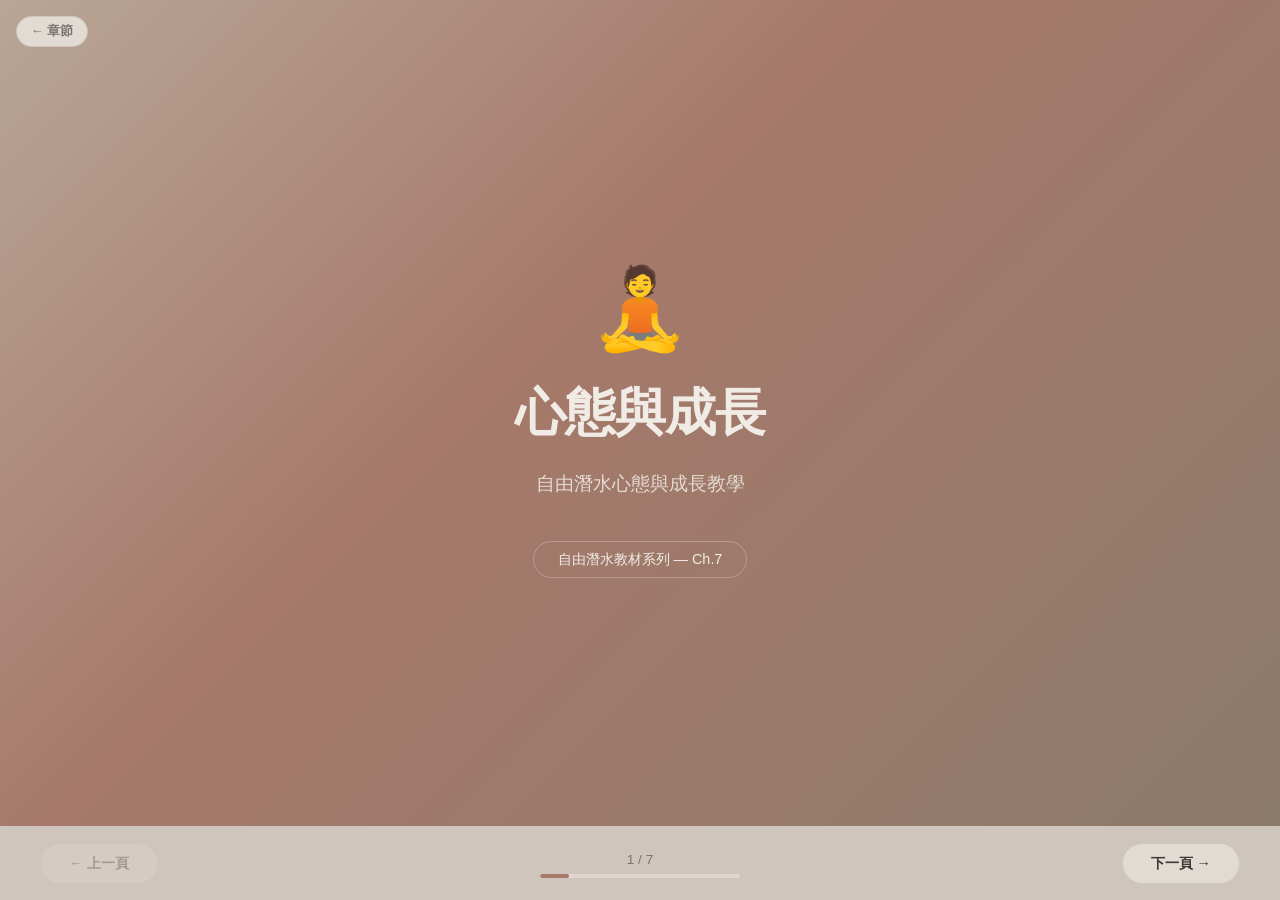
<file: slides/ch7-mindset.html>
<!DOCTYPE html>
<html lang="zh-Hant">
<head>
  <meta charset="UTF-8">
  <meta name="viewport" content="width=device-width, initial-scale=1.0">
  <title>Ch.7 心態與成長｜自由潛水教材系列</title>
  <link rel="icon" href="../favicon.svg" type="image/svg+xml">
  <style>
    :root {
      --bg: #D5CEC6;
      --surface: #DDD7CF;
      --card: #E2DBD3;
      --card-border: #D0C8BE;
      --text: #3E3835;
      --text-secondary: #7A7370;
      --accent: #A6796A;
      --accent-soft: rgba(166,121,106,0.1);
      --accent2: #8B9B87;
      --accent2-soft: rgba(139,155,135,0.1);
      --brown: #8B7B6B;
      --brown-soft: rgba(139,123,107,0.08);
      --highlight: #e8a854;
      --radius: 16px;
    }

    * { margin: 0; padding: 0; box-sizing: border-box; }

    body {
      font-family: -apple-system, BlinkMacSystemFont, 'Segoe UI', 'PingFang TC', 'Microsoft JhengHei', 'Noto Sans CJK TC', sans-serif;
      background: var(--bg);
      color: var(--text);
      overflow: hidden;
      height: 100vh;
    }

    .deck {
      width: 100vw;
      height: 100vh;
      position: relative;
    }

    .slide {
      position: absolute;
      inset: 0;
      display: none;
      flex-direction: column;
      justify-content: center;
      padding: 60px 80px;
      padding-bottom: 120px;
      overflow-y: auto;
      animation: fadeIn 0.4s ease;
    }
    .slide.active { display: flex; }

    @keyframes fadeIn {
      from { opacity: 0; transform: translateY(8px); }
      to { opacity: 1; transform: translateY(0); }
    }

    /* Cover */
    .slide-cover {
      background: linear-gradient(135deg, #B8A696 0%, #A6796A 40%, #8B7B6B 100%);
      color: #F0EBE5;
      text-align: center;
      justify-content: center;
      align-items: center;
      gap: 24px;
    }
    .slide-cover .cover-icon { font-size: 5rem; }
    .slide-cover h1 {
      font-size: 3.2rem;
      font-weight: 900;
      letter-spacing: -0.02em;
      line-height: 1.3;
    }
    .slide-cover .subtitle {
      font-size: 1.2rem;
      font-weight: 300;
      opacity: 0.85;
    }
    .slide-cover .series {
      margin-top: 20px;
      padding: 8px 24px;
      border: 1px solid rgba(240,235,229,0.3);
      border-radius: 999px;
      font-size: 0.9rem;
      font-weight: 500;
    }

    /* Content slides */
    .slide-content { gap: 32px; }

    .slide-header {
      display: flex;
      align-items: center;
      gap: 16px;
    }
    .slide-num {
      width: 48px; height: 48px;
      display: flex;
      align-items: center;
      justify-content: center;
      background: var(--accent);
      color: #F0EBE5;
      border-radius: 12px;
      font-size: 1.1rem;
      font-weight: 700;
      flex-shrink: 0;
    }
    .slide-title {
      font-size: 2rem;
      font-weight: 800;
      color: var(--text);
      line-height: 1.3;
    }

    .cards {
      display: grid;
      grid-template-columns: repeat(auto-fit, minmax(280px, 1fr));
      gap: 16px;
    }
    .cards.cols-2 { grid-template-columns: repeat(2, 1fr); }
    .cards.cols-3 { grid-template-columns: repeat(3, 1fr); }

    .card {
      background: var(--card);
      border: 1px solid var(--card-border);
      border-radius: var(--radius);
      padding: 24px;
      transition: transform 0.2s, box-shadow 0.2s;
    }
    .card:hover {
      transform: translateY(-2px);
      box-shadow: 0 8px 24px rgba(0,0,0,0.06);
    }
    .card-label {
      font-size: 0.75rem;
      font-weight: 700;
      text-transform: uppercase;
      letter-spacing: 0.08em;
      color: var(--accent);
      margin-bottom: 8px;
    }
    .card h3 {
      font-size: 1.1rem;
      font-weight: 700;
      margin-bottom: 8px;
      color: var(--text);
    }
    .card p {
      font-size: 0.92rem;
      line-height: 1.7;
      color: var(--text-secondary);
    }
    .card.accent {
      background: var(--accent-soft);
      border-color: rgba(166,121,106,0.2);
    }
    .card.green {
      background: var(--accent2-soft);
      border-color: rgba(139,155,135,0.2);
    }
    .card.brown {
      background: var(--brown-soft);
      border-color: rgba(139,111,71,0.15);
    }

    .callout {
      display: flex;
      align-items: flex-start;
      gap: 12px;
      background: var(--accent-soft);
      border-left: 4px solid var(--accent);
      border-radius: 0 var(--radius) var(--radius) 0;
      padding: 16px 20px;
    }
    .callout-icon { font-size: 1.3rem; flex-shrink: 0; margin-top: 2px; }
    .callout p { font-size: 0.95rem; line-height: 1.7; color: var(--text); }
    .callout strong { color: var(--accent); }

    .steps {
      display: flex;
      gap: 12px;
      flex-wrap: wrap;
    }
    .step {
      flex: 1;
      min-width: 150px;
      background: var(--card);
      border: 1px solid var(--card-border);
      border-radius: var(--radius);
      padding: 20px;
      text-align: center;
      position: relative;
    }
    .step-num {
      width: 32px; height: 32px;
      display: flex;
      align-items: center;
      justify-content: center;
      background: var(--accent);
      color: #F0EBE5;
      border-radius: 50%;
      font-size: 0.85rem;
      font-weight: 700;
      margin: 0 auto 12px;
    }
    .step p {
      font-size: 0.9rem;
      line-height: 1.6;
      color: var(--text);
    }
    .step::after {
      content: '\2192';
      position: absolute;
      right: -18px;
      top: 50%;
      transform: translateY(-50%);
      font-size: 1.2rem;
      color: var(--text-secondary);
    }
    .step:last-child::after { display: none; }

    /* Summary slide */
    .summary-grid {
      display: grid;
      grid-template-columns: repeat(5, 1fr);
      gap: 16px;
    }
    .summary-card {
      background: var(--card);
      border: 1px solid var(--card-border);
      border-radius: var(--radius);
      padding: 28px 20px;
      text-align: center;
      transition: transform 0.2s;
    }
    .summary-card:hover { transform: translateY(-4px); }
    .summary-card .num {
      font-size: 2rem;
      font-weight: 900;
      color: var(--accent);
      margin-bottom: 8px;
    }
    .summary-card h3 {
      font-size: 1.15rem;
      font-weight: 700;
      margin-bottom: 8px;
    }
    .summary-card p {
      font-size: 0.82rem;
      color: var(--text-secondary);
      line-height: 1.5;
    }

    /* Nav */
    .nav {
      position: fixed;
      bottom: 0;
      left: 0;
      right: 0;
      display: flex;
      justify-content: space-between;
      align-items: center;
      padding: 16px 40px;
      background: rgba(213,206,198,0.9);
      backdrop-filter: blur(12px);
      border-top: 1px solid var(--card-border);
      z-index: 100;
    }
    .nav-btn {
      padding: 10px 28px;
      font-size: 0.9rem;
      font-weight: 600;
      font-family: inherit;
      border: 1px solid var(--card-border);
      border-radius: 999px;
      background: var(--card);
      color: var(--text);
      cursor: pointer;
      transition: all 0.2s;
    }
    .nav-btn:hover {
      background: var(--accent);
      color: #F0EBE5;
      border-color: var(--accent);
    }
    .nav-btn:disabled {
      opacity: 0.3;
      cursor: default;
    }
    .nav-btn:disabled:hover {
      background: var(--card);
      color: var(--text);
      border-color: var(--card-border);
    }
    .nav-progress {
      font-size: 0.85rem;
      color: var(--text-secondary);
      font-weight: 500;
    }
    .progress-bar {
      width: 200px;
      height: 4px;
      background: var(--surface);
      border-radius: 2px;
      margin-top: 6px;
      overflow: hidden;
    }
    .progress-fill {
      height: 100%;
      background: var(--accent);
      border-radius: 2px;
      transition: width 0.3s;
    }

    @media (max-width: 900px) {
      body { overflow: auto; height: auto; }
      .deck { height: auto; min-height: 100vh; }
      .slide { position: relative; inset: auto; padding: 60px 24px; padding-top: calc(80px + env(safe-area-inset-top)); padding-bottom: calc(200px + env(safe-area-inset-bottom)); justify-content: flex-start; min-height: 100vh; }
      .slide-cover h1 { font-size: 2rem; }
      .slide-title { font-size: 1.4rem; }
      .cards.cols-3 { grid-template-columns: 1fr; }
      .cards.cols-2 { grid-template-columns: 1fr; }
      .summary-grid { grid-template-columns: repeat(2, 1fr); }
      .steps { flex-direction: column; }
      .step::after { display: none; }
      .back-to-index { top: calc(8px + env(safe-area-inset-top)); font-size: 0.7rem; padding: 4px 10px; }
      .nav { padding: 8px 16px; padding-bottom: calc(8px + env(safe-area-inset-bottom)); }
      .nav-btn { padding: 6px 16px; font-size: 0.8rem; }
      .progress-bar { width: 120px; }
    }

    .back-to-index {
      position: fixed;
      top: 16px;
      left: 16px;
      z-index: 200;
      font-size: 0.8rem;
      font-weight: 600;
      color: var(--text-secondary);
      text-decoration: none;
      background: var(--card);
      border: 1px solid var(--card-border);
      padding: 6px 14px;
      border-radius: 999px;
      transition: all 0.2s;
    }
    .back-to-index:hover {
      color: var(--accent);
      border-color: var(--accent);
    }
  </style>
</head>
<body>

<div class="deck" id="deck">

  <!-- Slide 1: Cover -->
  <div class="slide slide-cover active" data-slide="1">
    <div class="cover-icon">🧘</div>
    <h1>心態與成長</h1>
    <p class="subtitle">自由潛水心態與成長教學</p>
    <span class="series">自由潛水教材系列 — Ch.7</span>
  </div>

  <!-- Slide 2: 下深度不緊張 + 下深度時在想什麼 -->
  <div class="slide slide-content" data-slide="2">
    <div class="slide-header">
      <span class="slide-num">01</span>
      <h2 class="slide-title">下深度不緊張：建立信任感</h2>
    </div>
    <div class="cards cols-2">
      <div class="card accent">
        <div class="card-label">核心觀念</div>
        <h3>緊張的根源是平壓</h3>
        <p>靜態閉氣有 4 分鐘，下 50 甚至 60 絕對綽綽有餘，上來喘都不用喘。大部分人緊張的原因其實是平壓：就算心裡放鬆，平壓不夠舒服就會一直被影響。</p>
      </div>
      <div class="card green">
        <div class="card-label">解決方法</div>
        <h3>陸地練到變本能</h3>
        <p>在陸地上把平壓練到滾瓜爛熟、變成本能。相信自己的閉氣能力、體能、平壓。多跟海建立開心的回憶，海對你來說就是放鬆舒服的地方。</p>
      </div>
    </div>
    <div class="callout">
      <span class="callout-icon">⚠️</span>
      <p><strong>千萬不要緊張</strong>：緊張會讓身體做出太多錯誤的事，嚴重可造成擠壓傷。下面沒有想像的那麼恐怖，繩子會超亮超明顯，盯著繩子專注做事就好。</p>
    </div>
  </div>

  <!-- Slide 3: 下深度時在想什麼 -->
  <div class="slide slide-content" data-slide="3">
    <div class="slide-header">
      <span class="slide-num">02</span>
      <h2 class="slide-title">下深度時在想什麼</h2>
    </div>
    <div class="cards cols-2">
      <div class="card" style="display:flex;flex-direction:column;justify-content:center;align-items:center;text-align:center;padding:40px;">
        <p style="font-size:2.5rem;margin-bottom:16px;">🌊</p>
        <h3 style="font-size:1.3rem;margin-bottom:12px;">PB 七八成</h3>
        <p>完全不帶腦<br>很放鬆很享受<br>純粹感受水的美好</p>
      </div>
      <div class="card accent" style="display:flex;flex-direction:column;justify-content:center;align-items:center;text-align:center;padding:40px;">
        <p style="font-size:2.5rem;margin-bottom:16px;">🎯</p>
        <h3 style="font-size:1.3rem;margin-bottom:12px;">推 PB 時</h3>
        <p>超級專注<br>抓住意識、調整 freefall 流線<br>注意空氣使用</p>
      </div>
    </div>
    <div class="callout">
      <span class="callout-icon">💡</span>
      <p>看似矛盾但其實不是：<strong>「專注的讓腦袋放空」</strong>。專注的同時還要讓身體放鬆、讓腦袋放空，這是深度下潛的核心狀態。</p>
    </div>
  </div>

  <!-- Slide 4: 極度放鬆下 PB 七成 -->
  <div class="slide slide-content" data-slide="4">
    <div class="slide-header">
      <span class="slide-num">03</span>
      <h2 class="slide-title">極度放鬆下 PB 七成</h2>
    </div>
    <div class="cards cols-2">
      <div class="card green">
        <div class="card-label">具體練習</div>
        <h3>完全不管姿勢地享受</h3>
        <p>如果你已經能下 50 米，非常推薦極度放鬆地下 PB 的七成。完全不管姿勢、平壓輕鬆做、閉眼感受水流和下墜感。</p>
      </div>
      <div class="card accent">
        <div class="card-label">核心理念</div>
        <h3>玩水才能好好下深度</h3>
        <p>這是一直推崇的理念：先學會享受水下的感覺，深度自然會來。把訓練和享受結合在一起。</p>
      </div>
    </div>
    <div class="callout">
      <span class="callout-icon">⭐</span>
      <p>注意：躺下來 Freefall 時上半身容易微縮，會感覺胸腔緊。<strong>記得保持身體直</strong>，但心態上完全放鬆享受。</p>
    </div>
  </div>

  <!-- Slide 5: 遇到瓶頸的解決方法 -->
  <div class="slide slide-content" data-slide="5">
    <div class="slide-header">
      <span class="slide-num">04</span>
      <h2 class="slide-title">遇到瓶頸的解決方法</h2>
    </div>
    <div class="cards cols-3">
      <div class="card accent">
        <div class="card-label">平壓卡關</div>
        <h3>去淺的地方練</h3>
        <p>平壓有問題就去 15 米以內練。一直下深度練不了平壓，太多事情要注意、太緊張，腦袋沒餘裕思考平壓。</p>
      </div>
      <div class="card green">
        <div class="card-label">陸地練習</div>
        <h3>大量的陸地功課</h3>
        <p>陸地上有很多平壓練習可以做。把平壓練到本能反應，下水只是驗證。</p>
      </div>
      <div class="card brown">
        <div class="card-label">心態調整</div>
        <h3>接受漫長的過程</h3>
        <p>從卡平壓到突破，可能需要花上一兩年甚至更久。擠壓傷的原因超多：聲門鎖太緊、身體姿勢不對、平壓用力方式不對。需要一個一個排除。</p>
      </div>
    </div>
    <div class="callout">
      <span class="callout-icon">🔑</span>
      <p>瓶頸不可怕，可怕的是<strong>用錯誤的方式硬突破</strong>。退一步去淺水區練好基礎，反而是最快的進步方式。</p>
    </div>
  </div>

  <!-- Slide 6: 賽前訓練心態 -->
  <div class="slide slide-content" data-slide="6">
    <div class="slide-header">
      <span class="slide-num">05</span>
      <h2 class="slide-title">賽前訓練心態：先玩水，再訓練</h2>
    </div>
    <div class="cards cols-2">
      <div class="card accent">
        <div class="card-label">核心理念</div>
        <h3>訓練的目的是去更深的地方玩</h3>
        <p>建議先玩水玩上一兩年再開始深度訓練。遇到挫折時能快速轉換心態，因為海裡不是只有訓練。訓練不是為了數字，是為了能力。</p>
      </div>
      <div class="card green">
        <div class="card-label">心態陷阱</div>
        <h3>別讓訓練變成全部</h3>
        <p>如果自由潛水全部都在訓練，遇到挫折會轉換不過來，可能開始不喜歡自由潛水。保持對海洋的熱愛比任何數字都重要。</p>
      </div>
    </div>
    <div class="callout">
      <span class="callout-icon">⭐</span>
      <p>想像一下：整團每個人都可以在美麗的海底下面晃來晃去。<strong>原來訓練就是為了可以這麼做</strong> — 這才是自由潛水的意義。</p>
    </div>
  </div>

  <!-- Slide 7: Summary -->
  <div class="slide slide-content" data-slide="7">
    <div class="slide-header">
      <span class="slide-num" style="background:var(--accent2)">✓</span>
      <h2 class="slide-title">本章重點回顧</h2>
    </div>
    <div class="summary-grid">
      <div class="summary-card">
        <div class="num">01</div>
        <h3>不緊張</h3>
        <p>緊張源自平壓<br>練到本能就不怕</p>
      </div>
      <div class="summary-card">
        <div class="num">02</div>
        <h3>專注放空</h3>
        <p>專注的讓腦袋放空<br>身心分離的藝術</p>
      </div>
      <div class="summary-card">
        <div class="num">03</div>
        <h3>放鬆七成</h3>
        <p>極度放鬆下 PB 七成<br>享受水下感覺</p>
      </div>
      <div class="summary-card">
        <div class="num">04</div>
        <h3>退步突破</h3>
        <p>卡關就去淺水練<br>基礎是最快的路</p>
      </div>
      <div class="summary-card">
        <div class="num">05</div>
        <h3>先玩再練</h3>
        <p>訓練為了玩水<br>保持對海的熱愛</p>
      </div>
    </div>
    <p style="text-align:center;margin-top:24px;font-size:0.85rem;color:var(--text-secondary)">
      自由潛水學習筆記 ｜ @howt0539
    </p>
  </div>

</div>

<!-- Navigation -->
<a href="index.html" class="back-to-index">← 章節</a>
<div class="nav">
  <button class="nav-btn" id="prevBtn" onclick="prev()" disabled>← 上一頁</button>
  <div style="text-align:center">
    <span class="nav-progress" id="pageNum">1 / 7</span>
    <div class="progress-bar"><div class="progress-fill" id="progressFill" style="width:14.3%"></div></div>
  </div>
  <button class="nav-btn" id="nextBtn" onclick="next()">下一頁 →</button>
</div>

<script>
  let current = 1;
  const total = 7;
  const slides = document.querySelectorAll('.slide');

  function show(n) {
    window.scrollTo(0, 0);
    slides.forEach(s => s.classList.remove('active'));
    document.querySelector(`[data-slide="${n}"]`).classList.add('active');
    document.getElementById('pageNum').textContent = `${n} / ${total}`;
    document.getElementById('progressFill').style.width = `${(n/total)*100}%`;
    document.getElementById('prevBtn').disabled = n === 1;
    document.getElementById('nextBtn').disabled = n === total;
  }

  function next() { if (current < total) show(++current); }
  function prev() { if (current > 1) show(--current); }

  document.addEventListener('keydown', e => {
    if (e.key === 'ArrowRight' || e.key === ' ') { e.preventDefault(); next(); }
    if (e.key === 'ArrowLeft') { e.preventDefault(); prev(); }
  });
</script>

</body>
</html>
</file>
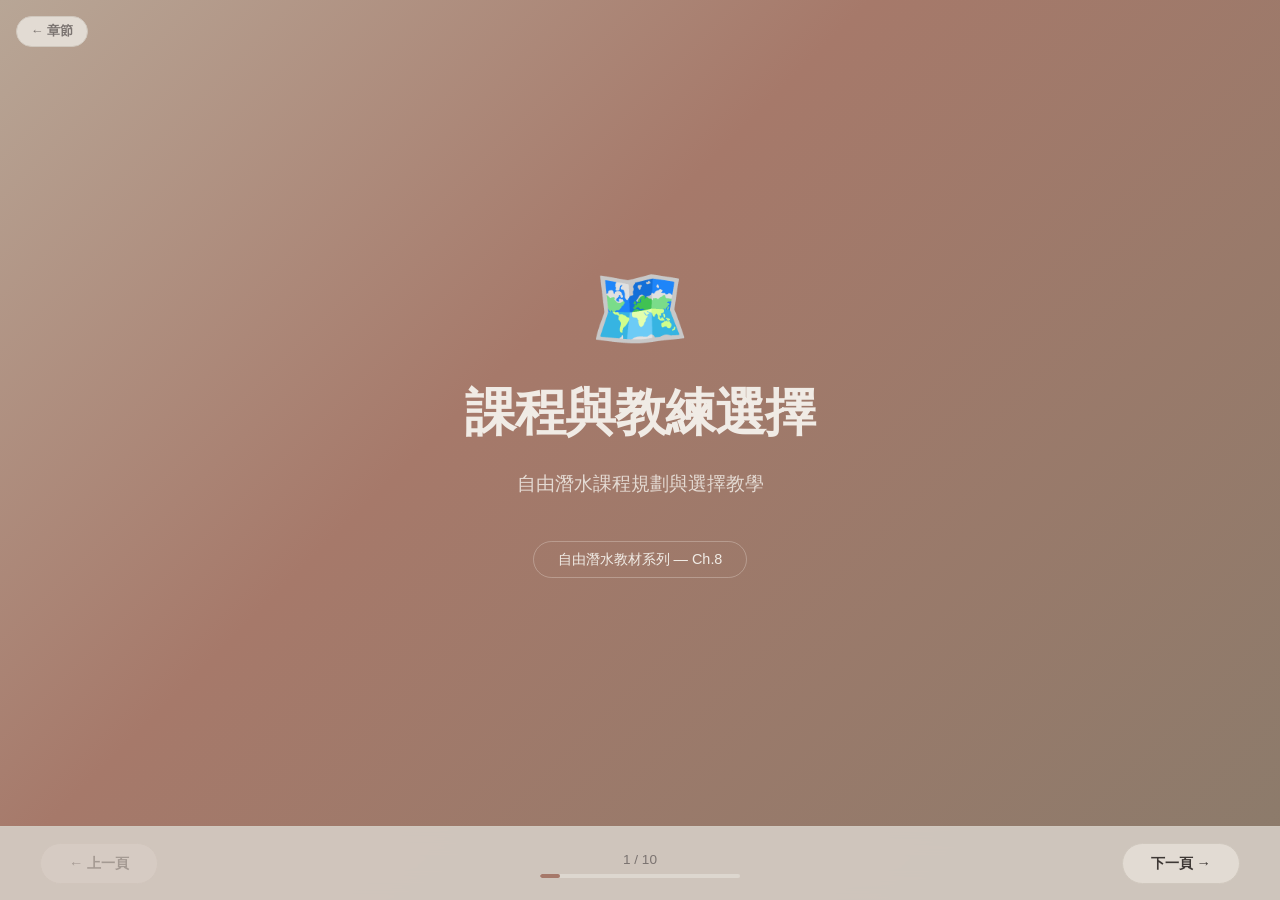
<file: slides/ch8-course.html>
<!DOCTYPE html>
<html lang="zh-Hant">
<head>
  <meta charset="UTF-8">
  <meta name="viewport" content="width=device-width, initial-scale=1.0">
  <title>Ch.8 課程與教練選擇｜自由潛水教材系列</title>
  <link rel="icon" href="../favicon.svg" type="image/svg+xml">
  <style>
    :root {
      --bg: #D5CEC6;
      --surface: #DDD7CF;
      --card: #E2DBD3;
      --card-border: #D0C8BE;
      --text: #3E3835;
      --text-secondary: #7A7370;
      --accent: #A6796A;
      --accent-soft: rgba(166,121,106,0.1);
      --accent2: #8B9B87;
      --accent2-soft: rgba(139,155,135,0.1);
      --brown: #8B7B6B;
      --brown-soft: rgba(139,123,107,0.08);
      --highlight: #e8a854;
      --radius: 16px;
    }

    * { margin: 0; padding: 0; box-sizing: border-box; }

    body {
      font-family: -apple-system, BlinkMacSystemFont, 'Segoe UI', 'PingFang TC', 'Microsoft JhengHei', 'Noto Sans CJK TC', sans-serif;
      background: var(--bg);
      color: var(--text);
      overflow: hidden;
      height: 100vh;
    }

    .deck {
      width: 100vw;
      height: 100vh;
      position: relative;
    }

    .slide {
      position: absolute;
      inset: 0;
      display: none;
      flex-direction: column;
      justify-content: center;
      padding: 60px 80px;
      padding-bottom: 120px;
      overflow-y: auto;
      animation: fadeIn 0.4s ease;
    }
    .slide.active { display: flex; }

    @keyframes fadeIn {
      from { opacity: 0; transform: translateY(8px); }
      to { opacity: 1; transform: translateY(0); }
    }

    /* Cover */
    .slide-cover {
      background: linear-gradient(135deg, #B8A696 0%, #A6796A 40%, #8B7B6B 100%);
      color: #F0EBE5;
      text-align: center;
      justify-content: center;
      align-items: center;
      gap: 24px;
    }
    .slide-cover .cover-icon { font-size: 5rem; }
    .slide-cover h1 {
      font-size: 3.2rem;
      font-weight: 900;
      letter-spacing: -0.02em;
      line-height: 1.3;
    }
    .slide-cover .subtitle {
      font-size: 1.2rem;
      font-weight: 300;
      opacity: 0.85;
    }
    .slide-cover .series {
      margin-top: 20px;
      padding: 8px 24px;
      border: 1px solid rgba(240,235,229,0.3);
      border-radius: 999px;
      font-size: 0.9rem;
      font-weight: 500;
    }

    /* Content slides */
    .slide-content { gap: 32px; }

    .slide-header {
      display: flex;
      align-items: center;
      gap: 16px;
    }
    .slide-num {
      width: 48px; height: 48px;
      display: flex;
      align-items: center;
      justify-content: center;
      background: var(--accent);
      color: #F0EBE5;
      border-radius: 12px;
      font-size: 1.1rem;
      font-weight: 700;
      flex-shrink: 0;
    }
    .slide-title {
      font-size: 2rem;
      font-weight: 800;
      color: var(--text);
      line-height: 1.3;
    }

    .cards {
      display: grid;
      grid-template-columns: repeat(auto-fit, minmax(280px, 1fr));
      gap: 16px;
    }
    .cards.cols-2 { grid-template-columns: repeat(2, 1fr); }
    .cards.cols-3 { grid-template-columns: repeat(3, 1fr); }

    .card {
      background: var(--card);
      border: 1px solid var(--card-border);
      border-radius: var(--radius);
      padding: 24px;
      transition: transform 0.2s, box-shadow 0.2s;
    }
    .card:hover {
      transform: translateY(-2px);
      box-shadow: 0 8px 24px rgba(0,0,0,0.06);
    }
    .card-label {
      font-size: 0.75rem;
      font-weight: 700;
      text-transform: uppercase;
      letter-spacing: 0.08em;
      color: var(--accent);
      margin-bottom: 8px;
    }
    .card h3 {
      font-size: 1.1rem;
      font-weight: 700;
      margin-bottom: 8px;
      color: var(--text);
    }
    .card p {
      font-size: 0.92rem;
      line-height: 1.7;
      color: var(--text-secondary);
    }
    .card.accent {
      background: var(--accent-soft);
      border-color: rgba(166,121,106,0.2);
    }
    .card.green {
      background: var(--accent2-soft);
      border-color: rgba(139,155,135,0.2);
    }
    .card.brown {
      background: var(--brown-soft);
      border-color: rgba(139,111,71,0.15);
    }

    .callout {
      display: flex;
      align-items: flex-start;
      gap: 12px;
      background: var(--accent-soft);
      border-left: 4px solid var(--accent);
      border-radius: 0 var(--radius) var(--radius) 0;
      padding: 16px 20px;
    }
    .callout-icon { font-size: 1.3rem; flex-shrink: 0; margin-top: 2px; }
    .callout p { font-size: 0.95rem; line-height: 1.7; color: var(--text); }
    .callout strong { color: var(--accent); }

    .steps {
      display: flex;
      gap: 12px;
      flex-wrap: wrap;
    }
    .step {
      flex: 1;
      min-width: 150px;
      background: var(--card);
      border: 1px solid var(--card-border);
      border-radius: var(--radius);
      padding: 20px;
      text-align: center;
      position: relative;
    }
    .step-num {
      width: 32px; height: 32px;
      display: flex;
      align-items: center;
      justify-content: center;
      background: var(--accent);
      color: #F0EBE5;
      border-radius: 50%;
      font-size: 0.85rem;
      font-weight: 700;
      margin: 0 auto 12px;
    }
    .step p {
      font-size: 0.9rem;
      line-height: 1.6;
      color: var(--text);
    }
    .step::after {
      content: '→';
      position: absolute;
      right: -18px;
      top: 50%;
      transform: translateY(-50%);
      font-size: 1.2rem;
      color: var(--text-secondary);
    }
    .step:last-child::after { display: none; }

    /* Summary slide */
    .summary-grid {
      display: grid;
      grid-template-columns: repeat(5, 1fr);
      gap: 16px;
    }
    .summary-card {
      background: var(--card);
      border: 1px solid var(--card-border);
      border-radius: var(--radius);
      padding: 28px 20px;
      text-align: center;
      transition: transform 0.2s;
    }
    .summary-card:hover { transform: translateY(-4px); }
    .summary-card .num {
      font-size: 2rem;
      font-weight: 900;
      color: var(--accent);
      margin-bottom: 8px;
    }
    .summary-card h3 {
      font-size: 1.15rem;
      font-weight: 700;
      margin-bottom: 8px;
    }
    .summary-card p {
      font-size: 0.82rem;
      color: var(--text-secondary);
      line-height: 1.5;
    }

    /* Nav */
    .nav {
      position: fixed;
      bottom: 0;
      left: 0;
      right: 0;
      display: flex;
      justify-content: space-between;
      align-items: center;
      padding: 16px 40px;
      background: rgba(213,206,198,0.9);
      backdrop-filter: blur(12px);
      border-top: 1px solid var(--card-border);
      z-index: 100;
    }
    .nav-btn {
      padding: 10px 28px;
      font-size: 0.9rem;
      font-weight: 600;
      font-family: inherit;
      border: 1px solid var(--card-border);
      border-radius: 999px;
      background: var(--card);
      color: var(--text);
      cursor: pointer;
      transition: all 0.2s;
    }
    .nav-btn:hover {
      background: var(--accent);
      color: #F0EBE5;
      border-color: var(--accent);
    }
    .nav-btn:disabled {
      opacity: 0.3;
      cursor: default;
    }
    .nav-btn:disabled:hover {
      background: var(--card);
      color: var(--text);
      border-color: var(--card-border);
    }
    .nav-progress {
      font-size: 0.85rem;
      color: var(--text-secondary);
      font-weight: 500;
    }
    .progress-bar {
      width: 200px;
      height: 4px;
      background: var(--surface);
      border-radius: 2px;
      margin-top: 6px;
      overflow: hidden;
    }
    .progress-fill {
      height: 100%;
      background: var(--accent);
      border-radius: 2px;
      transition: width 0.3s;
    }

    @media (max-width: 900px) {
      body { overflow: auto; height: auto; }
      .deck { height: auto; min-height: 100vh; }
      .slide { position: relative; inset: auto; padding: 60px 24px; padding-top: calc(80px + env(safe-area-inset-top)); padding-bottom: calc(200px + env(safe-area-inset-bottom)); justify-content: flex-start; min-height: 100vh; }
      .slide-cover h1 { font-size: 2rem; }
      .slide-title { font-size: 1.4rem; }
      .cards.cols-3 { grid-template-columns: 1fr; }
      .cards.cols-2 { grid-template-columns: 1fr; }
      .summary-grid { grid-template-columns: repeat(2, 1fr); }
      .steps { flex-direction: column; }
      .step::after { display: none; }
      .back-to-index { top: calc(8px + env(safe-area-inset-top)); font-size: 0.7rem; padding: 4px 10px; }
      .nav { padding: 8px 16px; padding-bottom: calc(8px + env(safe-area-inset-bottom)); }
      .nav-btn { padding: 6px 16px; font-size: 0.8rem; }
      .progress-bar { width: 120px; }
    }

    .back-to-index {
      position: fixed;
      top: 16px;
      left: 16px;
      z-index: 200;
      font-size: 0.8rem;
      font-weight: 600;
      color: var(--text-secondary);
      text-decoration: none;
      background: var(--card);
      border: 1px solid var(--card-border);
      padding: 6px 14px;
      border-radius: 999px;
      transition: all 0.2s;
    }
    .back-to-index:hover {
      color: var(--accent);
      border-color: var(--accent);
    }
  </style>
</head>
<body>

<div class="deck" id="deck">

  <!-- Slide 1: Cover -->
  <div class="slide slide-cover active" data-slide="1">
    <div class="cover-icon">🗺️</div>
    <h1>課程與教練選擇</h1>
    <p class="subtitle">自由潛水課程規劃與選擇教學</p>
    <span class="series">自由潛水教材系列 — Ch.8</span>
  </div>

  <!-- Slide 2: 學習階段判斷 -->
  <div class="slide slide-content" data-slide="2">
    <div class="slide-header">
      <span class="slide-num">01</span>
      <h2 class="slide-title">學習階段判斷：不要急著上下一階</h2>
    </div>
    <div class="cards cols-2">
      <div class="card accent">
        <div class="card-label">常見錯誤</div>
        <h3>A2 → A3 → A4 連續上</h3>
        <p>很多 A3 學生想馬上上 A4，但建議先好好玩一陣子水，建立良好的習慣和心態再進階。有學生 A2 三天加 A3 四天就去上 A4，結果直接炸掉。</p>
      </div>
      <div class="card green">
        <div class="card-label">建議做法</div>
        <h3>先玩水、再訓練</h3>
        <p>先享受海洋、建立開心的回憶，遇到挫折時才能快速轉換心態。如果自由潛水全部都在訓練，遇到瓶頸會轉不過來，甚至開始不喜歡自由潛水。</p>
      </div>
    </div>
    <div class="callout">
      <span class="callout-icon">💡</span>
      <p>訓練的目的是<strong>去更深的地方玩</strong>，不是為了數字。先享受過程，成績自然會跟上。</p>
    </div>
  </div>

  <!-- Slide 3: MF 最佳學習時機 -->
  <div class="slide slide-content" data-slide="3">
    <div class="slide-header">
      <span class="slide-num">02</span>
      <h2 class="slide-title">Mouthfill 最佳學習時機</h2>
    </div>
    <div class="cards cols-3">
      <div class="card accent">
        <div class="card-label">最佳時機</div>
        <h3>PB 25-30 米</h3>
        <p>PB 25-28 的人最好教，沒有太多壞習慣需要先改掉。不要超過 30 米再來學。</p>
      </div>
      <div class="card">
        <div class="card-label">太晚的風險</div>
        <h3>PB 超過 30 米</h3>
        <p>可能用了很多硬下的方式，累積太多壞習慣（尤其是 RP），超難修正。</p>
      </div>
      <div class="card green">
        <div class="card-label">前置準備</div>
        <h3>A3 先學微笑平壓</h3>
        <p>微笑平壓就是在練 Mouthfill 相關的口腔控制，A3 階段就可以開始接觸。</p>
      </div>
    </div>
    <div class="callout">
      <span class="callout-icon">⭐</span>
      <p>簡單來說，<strong>Mouthfill 越早練越好</strong>。穩定 25-30 米的人最適合報深度班學 Mouthfill。</p>
    </div>
  </div>

  <!-- Slide 4: 為什麼不該太晚練 MF -->
  <div class="slide slide-content" data-slide="4">
    <div class="slide-header">
      <span class="slide-num">03</span>
      <h2 class="slide-title">為什麼不該太晚練 Mouthfill</h2>
    </div>
    <div class="cards cols-2">
      <div class="card accent">
        <div class="card-label">核心矛盾</div>
        <h3>RP 跟 Mouthfill 互相衝突</h3>
        <p>學 Mouthfill 之前，所有人都在 RP（開聲門拉空氣出來）。Mouthfill 要求聲門不動，但累積好幾個月甚至好幾年的 RP 習慣超難改。</p>
      </div>
      <div class="card green">
        <div class="card-label">安全考量</div>
        <h3>受傷不是因為學了 MF</h3>
        <p>會受傷是因為過 30 米還在用不對的方法（RP）平壓。大概八成以上的擠壓傷，都來自過 30 米後還在偷拉空氣。</p>
      </div>
    </div>
    <div class="callout">
      <span class="callout-icon">🔑</span>
      <p>A3 就開始教微笑平壓，在 <strong>10 米以內</strong>玩水時順便做。熟悉口腔控制後再往深處邁進，不會受傷。實際案例：有人練了微笑平壓一兩個月後，下四五十潛都不會卡平壓。</p>
    </div>
  </div>

  <!-- Slide 5: MF 越早練越好的理由 -->
  <div class="slide slide-content" data-slide="5">
    <div class="slide-header">
      <span class="slide-num">04</span>
      <h2 class="slide-title">Mouthfill 課程在學什麼</h2>
    </div>
    <div class="cards cols-2">
      <div class="card">
        <div class="card-label">課程重點</div>
        <h3>大部分時間在優化平壓</h3>
        <p>Mouthfill 課不是叫你鼓起來就去下。大多數時間在優化平壓，第一堂課一定是一對一，因為每個人的平壓狀況都不一樣。</p>
      </div>
      <div class="card accent">
        <div class="card-label">耳膜敏感者</div>
        <h3>MF 讓平壓更舒服</h3>
        <p>耳膜敏感的人（例如 0.5 米就要一個平壓），學 Mouthfill 可以用更舒服的方式下潛，更不容易受傷或產生彈性疲乏，無關深度。</p>
      </div>
    </div>
    <div class="callout">
      <span class="callout-icon">💡</span>
      <p>有些人說「Mouthfill 不要太早練，學生會下太深很危險」。但事實是：<strong>熟悉口腔控制後再進深度，反而更安全</strong>。</p>
    </div>
  </div>

  <!-- Slide 6: 深度班 vs A3 -->
  <div class="slide slide-content" data-slide="6">
    <div class="slide-header">
      <span class="slide-num">05</span>
      <h2 class="slide-title">深度班 vs A3 課程比較</h2>
    </div>
    <div class="cards cols-2">
      <div class="card accent">
        <div class="card-label">深度班（3天）</div>
        <h3>專攻平壓技術</h3>
        <p>最適合 PB 25-28 的人，甚至 20 米來最好。全程練平壓（陸地加水下），下的比 A3 還淺（15 米以內練好再說）。課前一個月會視訊溝通。不用擔心能力不足。</p>
      </div>
      <div class="card green">
        <div class="card-label">A3 課程</div>
        <h3>全方位學習</h3>
        <p>學科講十幾個小時，涵蓋很多重要內容。重點在於：放鬆的下潛、找到自由潛水的快樂、認識自己。會帶學生下到 25-30 米。</p>
      </div>
    </div>
    <div class="callout">
      <span class="callout-icon">⭐</span>
      <p>為什麼 PB 25-28 最適合深度班：還沒用 RP 下超過 30 米，不會有奇怪的壞習慣。<strong>RP 跟 Mouthfill 根本上互相衝突</strong>。</p>
    </div>
  </div>

  <!-- Slide 7: 推薦的初階法蘭茲學習資源 -->
  <div class="slide slide-content" data-slide="7">
    <div class="slide-header">
      <span class="slide-num">06</span>
      <h2 class="slide-title">推薦的初階法蘭茲學習資源</h2>
    </div>
    <div class="cards cols-2">
      <div class="card accent" style="display:flex;flex-direction:column;justify-content:center;padding:32px;">
        <div class="card-label">適合對象</div>
        <h3>法蘭茲卡兩三年以上的人</h3>
        <p>如果你的法蘭茲一直練不好、卡了很久，初階法蘭茲有專門的學習管道可以突破。</p>
      </div>
      <div class="card green" style="display:flex;flex-direction:column;justify-content:center;padding:32px;">
        <div class="card-label">推薦資源</div>
        <h3>彥成（Lion Yen 0001）</h3>
        <p>被認為是最會教初階法蘭茲的人。初階法蘭茲有問題，極度推薦去找彥成學習。</p>
      </div>
    </div>
    <div class="callout">
      <span class="callout-icon">🎯</span>
      <p>法蘭茲做得好，Mouthfill 效率才會好。<strong>兩者都取決於你對口腔的熟悉程度</strong>。</p>
    </div>
  </div>

  <!-- Slide 8: 2018年A2案例分析 -->
  <div class="slide slide-content" data-slide="8">
    <div class="slide-header">
      <span class="slide-num">07</span>
      <h2 class="slide-title">案例分析：A2 時期常見錯誤</h2>
    </div>
    <div class="cards cols-3">
      <div class="card accent">
        <h3>超呼吸</h3>
        <p>全呼吸前深呼吸，導致氧分壓高、沒有呼吸反應，以為自己還行。</p>
      </div>
      <div class="card">
        <h3>全呼吸沒吸飽</h3>
        <p>很沉、沒踢幾下就 free fall。胸腔在 16-17 米就緊到不行。出現隧道視覺卻不自知。</p>
      </div>
      <div class="card brown">
        <h3>安全意識不足</h3>
        <p>穿水母衣不是防寒衣、沒有潛伴、用保麗龍當浮球。上升時暴衝、很慌。</p>
      </div>
    </div>
    <div class="callout">
      <span class="callout-icon">⚠️</span>
      <p>無知很可怕。這個 2018 年 A2 時期的案例說明了<strong>為什麼基礎課程很重要</strong>，不能跳過 A3 的重要學科內容。</p>
    </div>
  </div>

  <!-- Slide 9: 以潛水為職業 -->
  <div class="slide slide-content" data-slide="9">
    <div class="slide-header">
      <span class="slide-num">08</span>
      <h2 class="slide-title">職業考量：斜槓自潛教學</h2>
    </div>
    <div class="cards cols-2">
      <div class="card">
        <div class="card-label">現實挑戰</div>
        <h3>全職教學很難養活自己</h3>
        <p>學生來源有限，剛開始只能教身邊的人。能僱用人的店非常少。裝備和交通成本高昂（東北角或小琉球來回）。</p>
      </div>
      <div class="card accent">
        <div class="card-label">身心壓力</div>
        <h3>平日上班、假日教課</h3>
        <p>等於完全沒有休假，長期下來會發瘋。很多潛水教學者都對潛水逐漸失去熱情。如果可以的話，潛水還是當興趣就好。</p>
      </div>
    </div>
    <div class="callout">
      <span class="callout-icon">🔑</span>
      <p>最重要的問題：<strong>學生沒有保障</strong>。斜槓教學者隨時可能不教、消失。自潛課程一分錢一分貨，便宜的課一對六，品質差很多。教學中的成就感是支撐走下去的動力。</p>
    </div>
  </div>

  <!-- Slide 10: Summary -->
  <div class="slide slide-content" data-slide="10">
    <div class="slide-header">
      <span class="slide-num" style="background:var(--accent2)">✓</span>
      <h2 class="slide-title">本章重點回顧</h2>
    </div>
    <div class="summary-grid">
      <div class="summary-card">
        <div class="num">01</div>
        <h3>先玩再練</h3>
        <p>不要急著上下一階<br>建立好心態再進階</p>
      </div>
      <div class="summary-card">
        <div class="num">02</div>
        <h3>MF 早練</h3>
        <p>PB 25-30 最適合<br>越早練越好</p>
      </div>
      <div class="summary-card">
        <div class="num">03</div>
        <h3>RP 衝突</h3>
        <p>RP 習慣越深越難改<br>八成擠壓傷來自 RP</p>
      </div>
      <div class="summary-card">
        <div class="num">04</div>
        <h3>課程選擇</h3>
        <p>深度班專攻平壓<br>A3 全方位學習</p>
      </div>
      <div class="summary-card">
        <div class="num">05</div>
        <h3>一分錢一分貨</h3>
        <p>好課程有其價值<br>別省在教學上</p>
      </div>
    </div>
    <p style="text-align:center;margin-top:24px;font-size:0.85rem;color:var(--text-secondary)">
      自由潛水學習筆記 ｜ @howt0539
    </p>
  </div>

</div>

<!-- Navigation -->
<a href="index.html" class="back-to-index">← 章節</a>
<div class="nav">
  <button class="nav-btn" id="prevBtn" onclick="prev()" disabled>← 上一頁</button>
  <div style="text-align:center">
    <span class="nav-progress" id="pageNum">1 / 10</span>
    <div class="progress-bar"><div class="progress-fill" id="progressFill" style="width:10%"></div></div>
  </div>
  <button class="nav-btn" id="nextBtn" onclick="next()">下一頁 →</button>
</div>

<script>
  let current = 1;
  const total = 10;
  const slides = document.querySelectorAll('.slide');

  function show(n) {
    window.scrollTo(0, 0);
    slides.forEach(s => s.classList.remove('active'));
    document.querySelector(`[data-slide="${n}"]`).classList.add('active');
    document.getElementById('pageNum').textContent = `${n} / ${total}`;
    document.getElementById('progressFill').style.width = `${(n/total)*100}%`;
    document.getElementById('prevBtn').disabled = n === 1;
    document.getElementById('nextBtn').disabled = n === total;
  }

  function next() { if (current < total) show(++current); }
  function prev() { if (current > 1) show(--current); }

  document.addEventListener('keydown', e => {
    if (e.key === 'ArrowRight' || e.key === ' ') { e.preventDefault(); next(); }
    if (e.key === 'ArrowLeft') { e.preventDefault(); prev(); }
  });
</script>

</body>
</html>
</file>
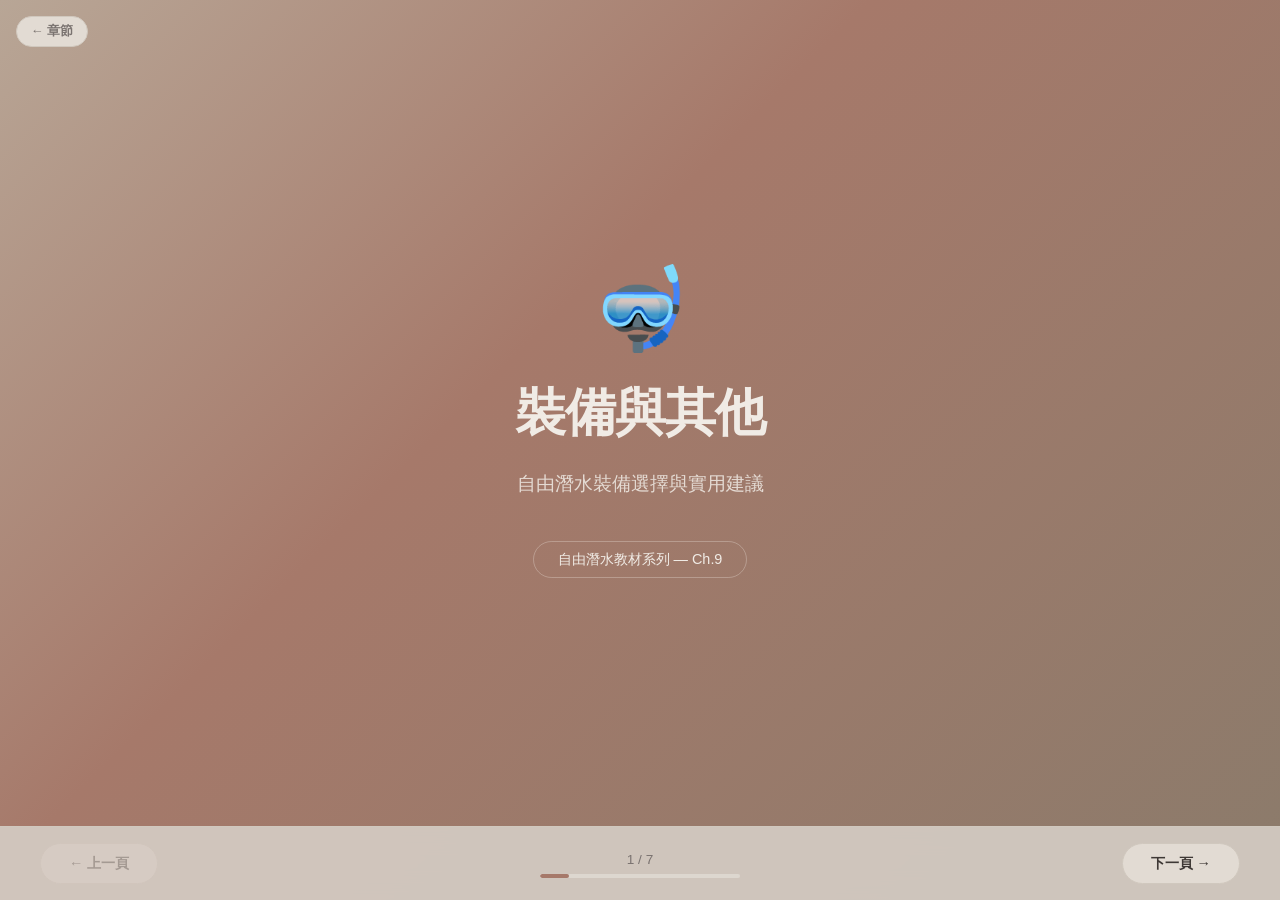
<file: slides/ch9-gear.html>
<!DOCTYPE html>
<html lang="zh-Hant">
<head>
  <meta charset="UTF-8">
  <meta name="viewport" content="width=device-width, initial-scale=1.0">
  <title>Ch.9 裝備與其他｜自由潛水教材系列</title>
  <link rel="icon" href="../favicon.svg" type="image/svg+xml">
  <style>
    :root {
      --bg: #D5CEC6;
      --surface: #DDD7CF;
      --card: #E2DBD3;
      --card-border: #D0C8BE;
      --text: #3E3835;
      --text-secondary: #7A7370;
      --accent: #A6796A;
      --accent-soft: rgba(166,121,106,0.1);
      --accent2: #8B9B87;
      --accent2-soft: rgba(139,155,135,0.1);
      --brown: #8B7B6B;
      --brown-soft: rgba(139,123,107,0.08);
      --highlight: #e8a854;
      --radius: 16px;
    }

    * { margin: 0; padding: 0; box-sizing: border-box; }

    body {
      font-family: -apple-system, BlinkMacSystemFont, 'Segoe UI', 'PingFang TC', 'Microsoft JhengHei', 'Noto Sans CJK TC', sans-serif;
      background: var(--bg);
      color: var(--text);
      overflow: hidden;
      height: 100vh;
    }

    .deck {
      width: 100vw;
      height: 100vh;
      position: relative;
    }

    .slide {
      position: absolute;
      inset: 0;
      display: none;
      flex-direction: column;
      justify-content: center;
      padding: 60px 80px;
      padding-bottom: 120px;
      overflow-y: auto;
      animation: fadeIn 0.4s ease;
    }
    .slide.active { display: flex; }

    @keyframes fadeIn {
      from { opacity: 0; transform: translateY(8px); }
      to { opacity: 1; transform: translateY(0); }
    }

    /* Cover */
    .slide-cover {
      background: linear-gradient(135deg, #B8A696 0%, #A6796A 40%, #8B7B6B 100%);
      color: #F0EBE5;
      text-align: center;
      justify-content: center;
      align-items: center;
      gap: 24px;
    }
    .slide-cover .cover-icon { font-size: 5rem; }
    .slide-cover h1 {
      font-size: 3.2rem;
      font-weight: 900;
      letter-spacing: -0.02em;
      line-height: 1.3;
    }
    .slide-cover .subtitle {
      font-size: 1.2rem;
      font-weight: 300;
      opacity: 0.85;
    }
    .slide-cover .series {
      margin-top: 20px;
      padding: 8px 24px;
      border: 1px solid rgba(240,235,229,0.3);
      border-radius: 999px;
      font-size: 0.9rem;
      font-weight: 500;
    }

    /* Content slides */
    .slide-content { gap: 32px; }

    .slide-header {
      display: flex;
      align-items: center;
      gap: 16px;
    }
    .slide-num {
      width: 48px; height: 48px;
      display: flex;
      align-items: center;
      justify-content: center;
      background: var(--accent);
      color: #F0EBE5;
      border-radius: 12px;
      font-size: 1.1rem;
      font-weight: 700;
      flex-shrink: 0;
    }
    .slide-title {
      font-size: 2rem;
      font-weight: 800;
      color: var(--text);
      line-height: 1.3;
    }

    .cards {
      display: grid;
      grid-template-columns: repeat(auto-fit, minmax(280px, 1fr));
      gap: 16px;
    }
    .cards.cols-2 { grid-template-columns: repeat(2, 1fr); }
    .cards.cols-3 { grid-template-columns: repeat(3, 1fr); }

    .card {
      background: var(--card);
      border: 1px solid var(--card-border);
      border-radius: var(--radius);
      padding: 24px;
      transition: transform 0.2s, box-shadow 0.2s;
    }
    .card:hover {
      transform: translateY(-2px);
      box-shadow: 0 8px 24px rgba(0,0,0,0.06);
    }
    .card-label {
      font-size: 0.75rem;
      font-weight: 700;
      text-transform: uppercase;
      letter-spacing: 0.08em;
      color: var(--accent);
      margin-bottom: 8px;
    }
    .card h3 {
      font-size: 1.1rem;
      font-weight: 700;
      margin-bottom: 8px;
      color: var(--text);
    }
    .card p {
      font-size: 0.92rem;
      line-height: 1.7;
      color: var(--text-secondary);
    }
    .card.accent {
      background: var(--accent-soft);
      border-color: rgba(166,121,106,0.2);
    }
    .card.green {
      background: var(--accent2-soft);
      border-color: rgba(139,155,135,0.2);
    }
    .card.brown {
      background: var(--brown-soft);
      border-color: rgba(139,111,71,0.15);
    }

    .callout {
      display: flex;
      align-items: flex-start;
      gap: 12px;
      background: var(--accent-soft);
      border-left: 4px solid var(--accent);
      border-radius: 0 var(--radius) var(--radius) 0;
      padding: 16px 20px;
    }
    .callout-icon { font-size: 1.3rem; flex-shrink: 0; margin-top: 2px; }
    .callout p { font-size: 0.95rem; line-height: 1.7; color: var(--text); }
    .callout strong { color: var(--accent); }

    .steps {
      display: flex;
      gap: 12px;
      flex-wrap: wrap;
    }
    .step {
      flex: 1;
      min-width: 150px;
      background: var(--card);
      border: 1px solid var(--card-border);
      border-radius: var(--radius);
      padding: 20px;
      text-align: center;
      position: relative;
    }
    .step-num {
      width: 32px; height: 32px;
      display: flex;
      align-items: center;
      justify-content: center;
      background: var(--accent);
      color: #F0EBE5;
      border-radius: 50%;
      font-size: 0.85rem;
      font-weight: 700;
      margin: 0 auto 12px;
    }
    .step p {
      font-size: 0.9rem;
      line-height: 1.6;
      color: var(--text);
    }
    .step::after {
      content: '→';
      position: absolute;
      right: -18px;
      top: 50%;
      transform: translateY(-50%);
      font-size: 1.2rem;
      color: var(--text-secondary);
    }
    .step:last-child::after { display: none; }

    /* Summary slide */
    .summary-grid {
      display: grid;
      grid-template-columns: repeat(4, 1fr);
      gap: 16px;
    }
    .summary-card {
      background: var(--card);
      border: 1px solid var(--card-border);
      border-radius: var(--radius);
      padding: 28px 20px;
      text-align: center;
      transition: transform 0.2s;
    }
    .summary-card:hover { transform: translateY(-4px); }
    .summary-card .num {
      font-size: 2rem;
      font-weight: 900;
      color: var(--accent);
      margin-bottom: 8px;
    }
    .summary-card h3 {
      font-size: 1.15rem;
      font-weight: 700;
      margin-bottom: 8px;
    }
    .summary-card p {
      font-size: 0.82rem;
      color: var(--text-secondary);
      line-height: 1.5;
    }

    /* Nav */
    .nav {
      position: fixed;
      bottom: 0;
      left: 0;
      right: 0;
      display: flex;
      justify-content: space-between;
      align-items: center;
      padding: 16px 40px;
      background: rgba(213,206,198,0.9);
      backdrop-filter: blur(12px);
      border-top: 1px solid var(--card-border);
      z-index: 100;
    }
    .nav-btn {
      padding: 10px 28px;
      font-size: 0.9rem;
      font-weight: 600;
      font-family: inherit;
      border: 1px solid var(--card-border);
      border-radius: 999px;
      background: var(--card);
      color: var(--text);
      cursor: pointer;
      transition: all 0.2s;
    }
    .nav-btn:hover {
      background: var(--accent);
      color: #F0EBE5;
      border-color: var(--accent);
    }
    .nav-btn:disabled {
      opacity: 0.3;
      cursor: default;
    }
    .nav-btn:disabled:hover {
      background: var(--card);
      color: var(--text);
      border-color: var(--card-border);
    }
    .nav-progress {
      font-size: 0.85rem;
      color: var(--text-secondary);
      font-weight: 500;
    }
    .progress-bar {
      width: 200px;
      height: 4px;
      background: var(--surface);
      border-radius: 2px;
      margin-top: 6px;
      overflow: hidden;
    }
    .progress-fill {
      height: 100%;
      background: var(--accent);
      border-radius: 2px;
      transition: width 0.3s;
    }

    @media (max-width: 900px) {
      body { overflow: auto; height: auto; }
      .deck { height: auto; min-height: 100vh; }
      .slide { position: relative; inset: auto; padding: 60px 24px; padding-top: calc(80px + env(safe-area-inset-top)); padding-bottom: calc(200px + env(safe-area-inset-bottom)); justify-content: flex-start; min-height: 100vh; }
      .slide-cover h1 { font-size: 2rem; }
      .slide-title { font-size: 1.4rem; }
      .cards.cols-3 { grid-template-columns: 1fr; }
      .cards.cols-2 { grid-template-columns: 1fr; }
      .summary-grid { grid-template-columns: repeat(2, 1fr); }
      .steps { flex-direction: column; }
      .step::after { display: none; }
      .back-to-index { top: calc(8px + env(safe-area-inset-top)); font-size: 0.7rem; padding: 4px 10px; }
      .nav { padding: 8px 16px; padding-bottom: calc(8px + env(safe-area-inset-bottom)); }
      .nav-btn { padding: 6px 16px; font-size: 0.8rem; }
      .progress-bar { width: 120px; }
    }

    .back-to-index {
      position: fixed;
      top: 16px;
      left: 16px;
      z-index: 200;
      font-size: 0.8rem;
      font-weight: 600;
      color: var(--text-secondary);
      text-decoration: none;
      background: var(--card);
      border: 1px solid var(--card-border);
      padding: 6px 14px;
      border-radius: 999px;
      transition: all 0.2s;
    }
    .back-to-index:hover {
      color: var(--accent);
      border-color: var(--accent);
    }
  </style>
</head>
<body>

<div class="deck" id="deck">

  <!-- Slide 1: Cover -->
  <div class="slide slide-cover active" data-slide="1">
    <div class="cover-icon">🤿</div>
    <h1>裝備與其他</h1>
    <p class="subtitle">自由潛水裝備選擇與實用建議</p>
    <span class="series">自由潛水教材系列 — Ch.9</span>
  </div>

  <!-- Slide 2: 防寒衣 -->
  <div class="slide slide-content" data-slide="2">
    <div class="slide-header">
      <span class="slide-num">01</span>
      <h2 class="slide-title">防寒衣選擇</h2>
    </div>
    <div class="cards cols-2">
      <div class="card accent">
        <div class="card-label">推薦品牌</div>
        <h3>Mobby's</h3>
        <p>Open cell 款可做高腰，保暖效果極佳（約一萬七八）。雙滑面款也很好穿但比較容易破損。長年深度賽事實戰驗證的品牌。</p>
      </div>
      <div class="card green">
        <div class="card-label">為什麼保暖很重要</div>
        <h3>寒冷嚴重影響表現</h3>
        <p>寒冷對表現的影響超乎想像：發抖會大幅增加耗氧量。水溫 23-24 度和 26-27 度的下潛感受差非常多，暖的時候整個人狀態好非常多。</p>
      </div>
    </div>
    <div class="callout">
      <span class="callout-icon">⚠️</span>
      <p>忍到嘴唇發紫就太嚴重了。穿水母衣不是防寒衣，<strong>先換一套合適的防寒衣</strong>是最基本的投資。</p>
    </div>
  </div>

  <!-- Slide 3: 蛙鞋 -->
  <div class="slide slide-content" data-slide="3">
    <div class="slide-header">
      <span class="slide-num">02</span>
      <h2 class="slide-title">蛙鞋裝備推薦</h2>
    </div>
    <div class="cards cols-3">
      <div class="card accent">
        <div class="card-label">最推薦</div>
        <h3>Pro Blue 腳套 + 3D Jaws</h3>
        <p>3D Jaws 已停產，只能找二手。替代選擇：Official Secret 新款系列。</p>
      </div>
      <div class="card">
        <div class="card-label">比賽用</div>
        <h3>TARAS</h3>
        <p>板子很硬，但鞋套很好。一雙蛙鞋鞋套佔八成重要性、板子佔兩成。</p>
      </div>
      <div class="card green">
        <div class="card-label">核心原則</div>
        <h3>買最軟的</h3>
        <p>推開腳跟的款式最佳。踢法是小幅度輕輕踢（大幅度踢法已過時）。蛙鞋不要買太長。</p>
      </div>
    </div>
    <div class="callout">
      <span class="callout-icon">💡</span>
      <p>Majestic 太硬，會導致鐵腿，換掉就好。<strong>下深度蛙鞋不能踢太硬</strong>，腳會太酸。</p>
    </div>
  </div>

  <!-- Slide 4: 碳纖蛙鞋軟硬度 -->
  <div class="slide slide-content" data-slide="4">
    <div class="slide-header">
      <span class="slide-num">03</span>
      <h2 class="slide-title">碳纖蛙鞋軟硬度選擇</h2>
    </div>
    <div class="cards cols-2">
      <div class="card">
        <div class="card-label">深度使用</div>
        <h3>軟一點比較好</h3>
        <p>下深度蛙鞋不能踢太硬，否則腳會太酸。頂尖選手（如 Cetma 創辦人抹茶）踢的也是自家碳纖最軟的那款下深度。</p>
      </div>
      <div class="card accent">
        <div class="card-label">選購重點</div>
        <h3>鞋套比板子重要</h3>
        <p>TARAS 的板子很硬，但鞋套很好。一雙蛙鞋的舒適度和表現，鞋套佔八成、板子佔兩成。簡單來說就是選軟一點的。</p>
      </div>
    </div>
    <div class="callout">
      <span class="callout-icon">🎯</span>
      <p>碳纖蛙鞋的軟硬度選擇：<strong>寧軟勿硬</strong>。踢法重點是小幅度輕輕踢，不是靠硬板子大力踢。</p>
    </div>
  </div>

  <!-- Slide 5: 下水帶刀 -->
  <div class="slide slide-content" data-slide="5">
    <div class="slide-header">
      <span class="slide-num">04</span>
      <h2 class="slide-title">安全裝備：下水帶刀</h2>
    </div>
    <div class="cards cols-2">
      <div class="card accent">
        <div class="card-label">為什麼要帶</div>
        <h3>切割是人類唯一無法徒手做到的事</h3>
        <p>常下水的人一定要有一把刀。遇到繩索纏繞等緊急情況時，刀是唯一能救你的工具。</p>
      </div>
      <div class="card green">
        <div class="card-label">選購要點</div>
        <h3>好刀 vs 便宜潛水刀差很多</h3>
        <p>好刀切下潛繩一刀就斷，便宜的咬十幾秒都不一定斷。推薦 100% 不鏽鋼材、鋸齒款專門切繩子的刀。</p>
      </div>
    </div>
    <div class="callout">
      <span class="callout-icon">🔑</span>
      <p>切繩子技巧：<strong>不要用鋸的</strong>，要讓繩子受力繃緊後拉一下，一刀就斷。</p>
    </div>
  </div>

  <!-- Slide 6: 其他實用資訊 -->
  <div class="slide slide-content" data-slide="6">
    <div class="slide-header">
      <span class="slide-num">05</span>
      <h2 class="slide-title">其他實用建議</h2>
    </div>
    <div class="cards cols-3">
      <div class="card accent">
        <div class="card-label">保暖利器</div>
        <h3>Power Stretch 材質</h3>
        <p>PolarTech 支線，四向彈性、外層超防磨、內層刷毛。最大特點：下水出來約 5 分鐘內層全乾，解決濕冷問題。有褲子、衣服、頭套、手套，上衣褲子約 3000 多。</p>
      </div>
      <div class="card">
        <div class="card-label">教學觀察</div>
        <h3>每個人問題都不同</h3>
        <p>教過破百人的 Mouthfill，幾乎找不出兩個一模一樣的問題。看每個人鼓完氣後的樣子，就大概知道他會有什麼問題。</p>
      </div>
      <div class="card green">
        <div class="card-label">學習提醒</div>
        <h3>卡 29-32 米很正常</h3>
        <p>因為 30 米就到 RV（殘氣量）了。這是每個人都會經歷的瓶頸，不用因此灰心。</p>
      </div>
    </div>
    <div class="callout">
      <span class="callout-icon">💡</span>
      <p>全民運動會自由潛水連署持續進行中，需要社群的力量推動。<strong>支持自由潛水運動發展</strong>，可關注各選手社群媒體了解連署方式。</p>
    </div>
  </div>

  <!-- Slide 7: Summary -->
  <div class="slide slide-content" data-slide="7">
    <div class="slide-header">
      <span class="slide-num" style="background:var(--accent2)">✓</span>
      <h2 class="slide-title">本章重點回顧</h2>
    </div>
    <div class="summary-grid">
      <div class="summary-card">
        <div class="num">01</div>
        <h3>防寒衣</h3>
        <p>保暖影響表現<br>推薦 Mobby's</p>
      </div>
      <div class="summary-card">
        <div class="num">02</div>
        <h3>蛙鞋</h3>
        <p>買軟不買硬<br>鞋套比板子重要</p>
      </div>
      <div class="summary-card">
        <div class="num">03</div>
        <h3>帶刀</h3>
        <p>好刀一刀斷繩<br>安全不能省</p>
      </div>
      <div class="summary-card">
        <div class="num">04</div>
        <h3>保暖衣物</h3>
        <p>Power Stretch<br>5 分鐘速乾</p>
      </div>
    </div>
    <p style="text-align:center;margin-top:24px;font-size:0.85rem;color:var(--text-secondary)">
      自由潛水學習筆記 ｜ @howt0539
    </p>
  </div>

</div>

<!-- Navigation -->
<a href="index.html" class="back-to-index">← 章節</a>
<div class="nav">
  <button class="nav-btn" id="prevBtn" onclick="prev()" disabled>← 上一頁</button>
  <div style="text-align:center">
    <span class="nav-progress" id="pageNum">1 / 7</span>
    <div class="progress-bar"><div class="progress-fill" id="progressFill" style="width:14.3%"></div></div>
  </div>
  <button class="nav-btn" id="nextBtn" onclick="next()">下一頁 →</button>
</div>

<script>
  let current = 1;
  const total = 7;
  const slides = document.querySelectorAll('.slide');

  function show(n) {
    window.scrollTo(0, 0);
    slides.forEach(s => s.classList.remove('active'));
    document.querySelector(`[data-slide="${n}"]`).classList.add('active');
    document.getElementById('pageNum').textContent = `${n} / ${total}`;
    document.getElementById('progressFill').style.width = `${(n/total)*100}%`;
    document.getElementById('prevBtn').disabled = n === 1;
    document.getElementById('nextBtn').disabled = n === total;
  }

  function next() { if (current < total) show(++current); }
  function prev() { if (current > 1) show(--current); }

  document.addEventListener('keydown', e => {
    if (e.key === 'ArrowRight' || e.key === ' ') { e.preventDefault(); next(); }
    if (e.key === 'ArrowLeft') { e.preventDefault(); prev(); }
  });
</script>

</body>
</html>
</file>
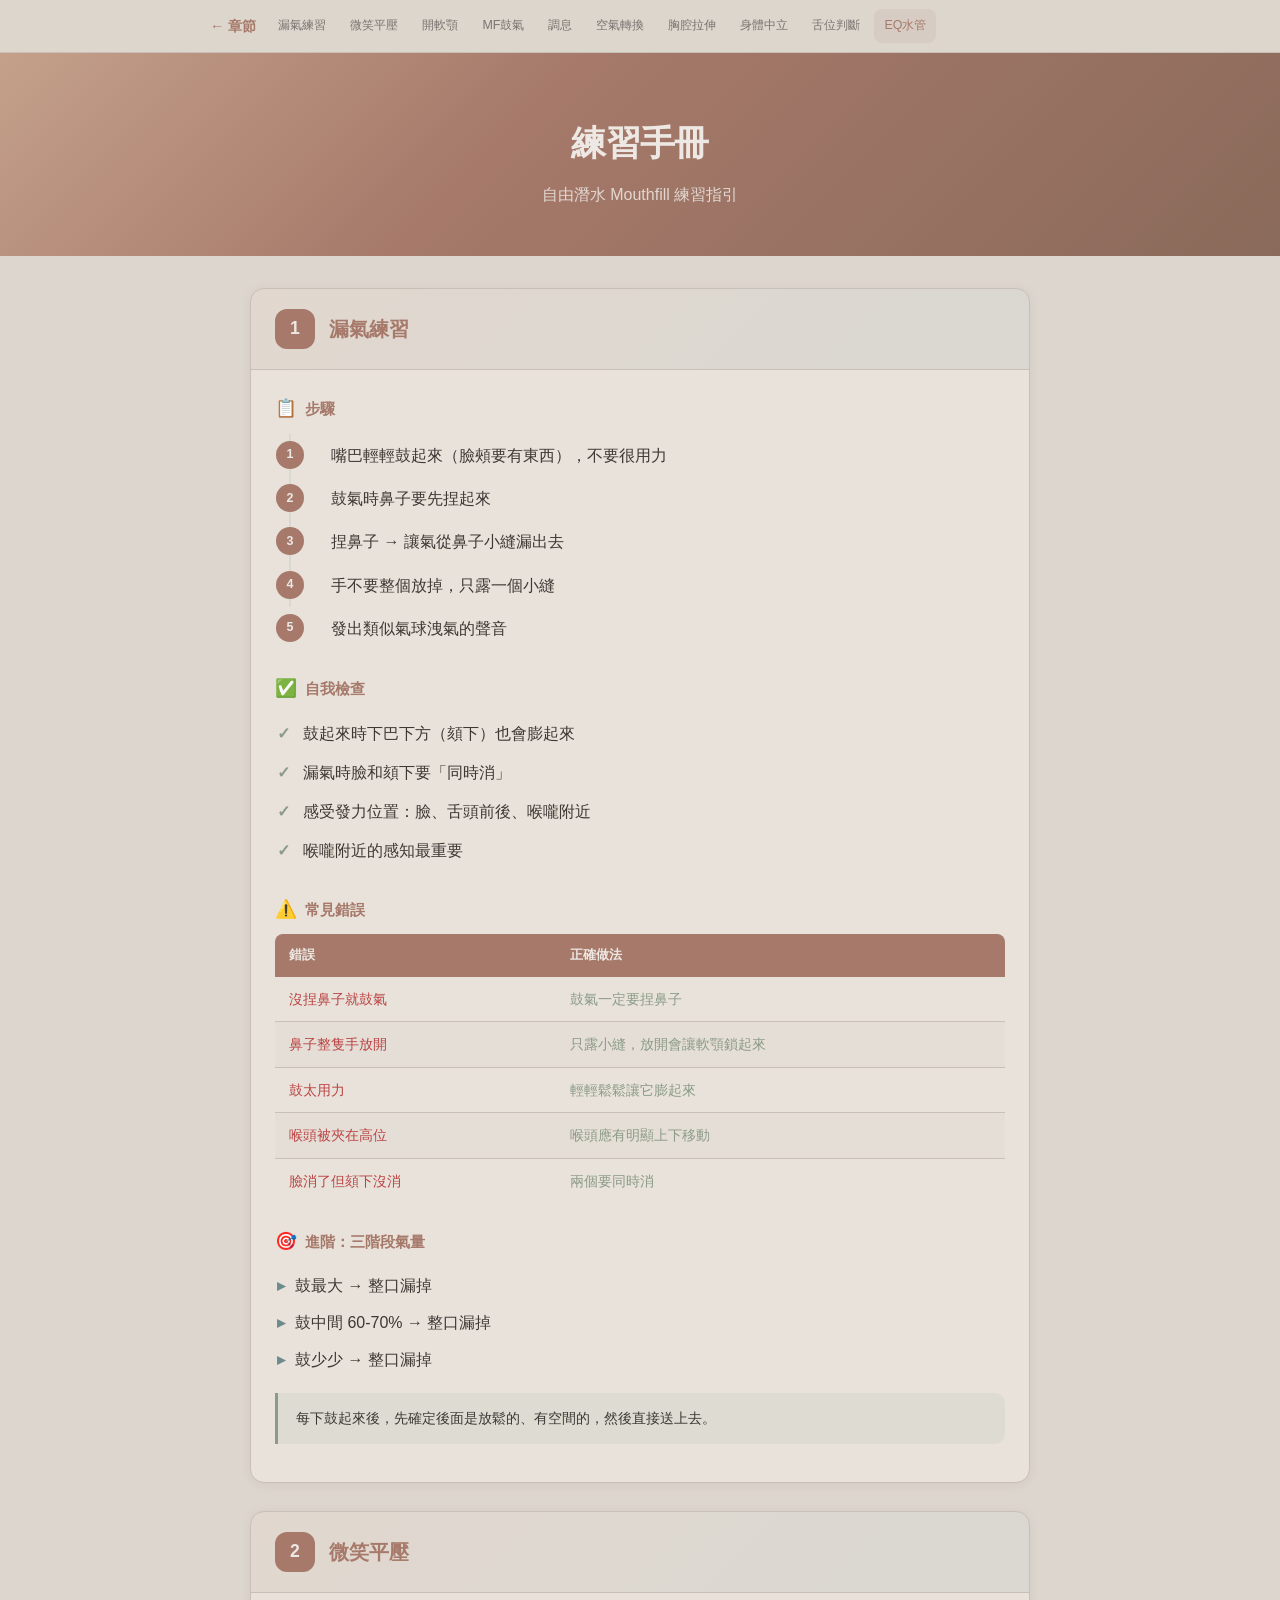
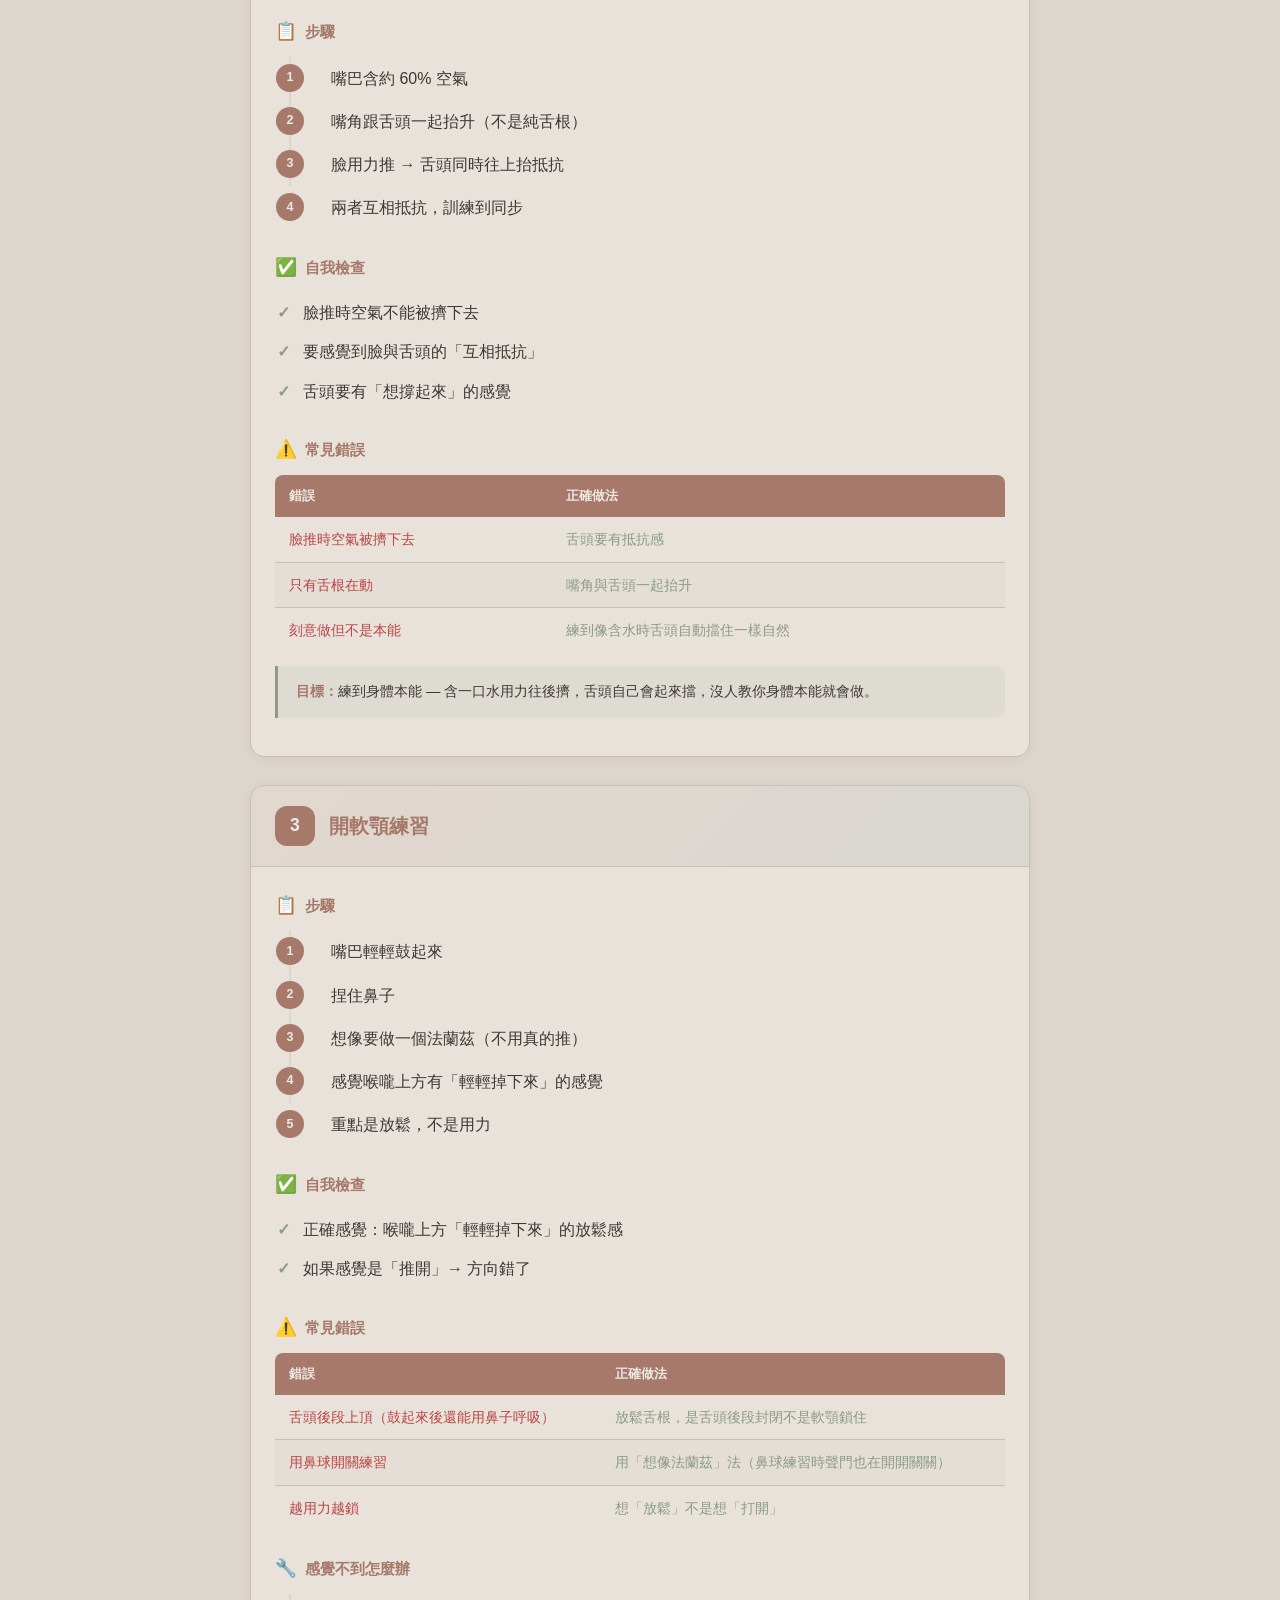
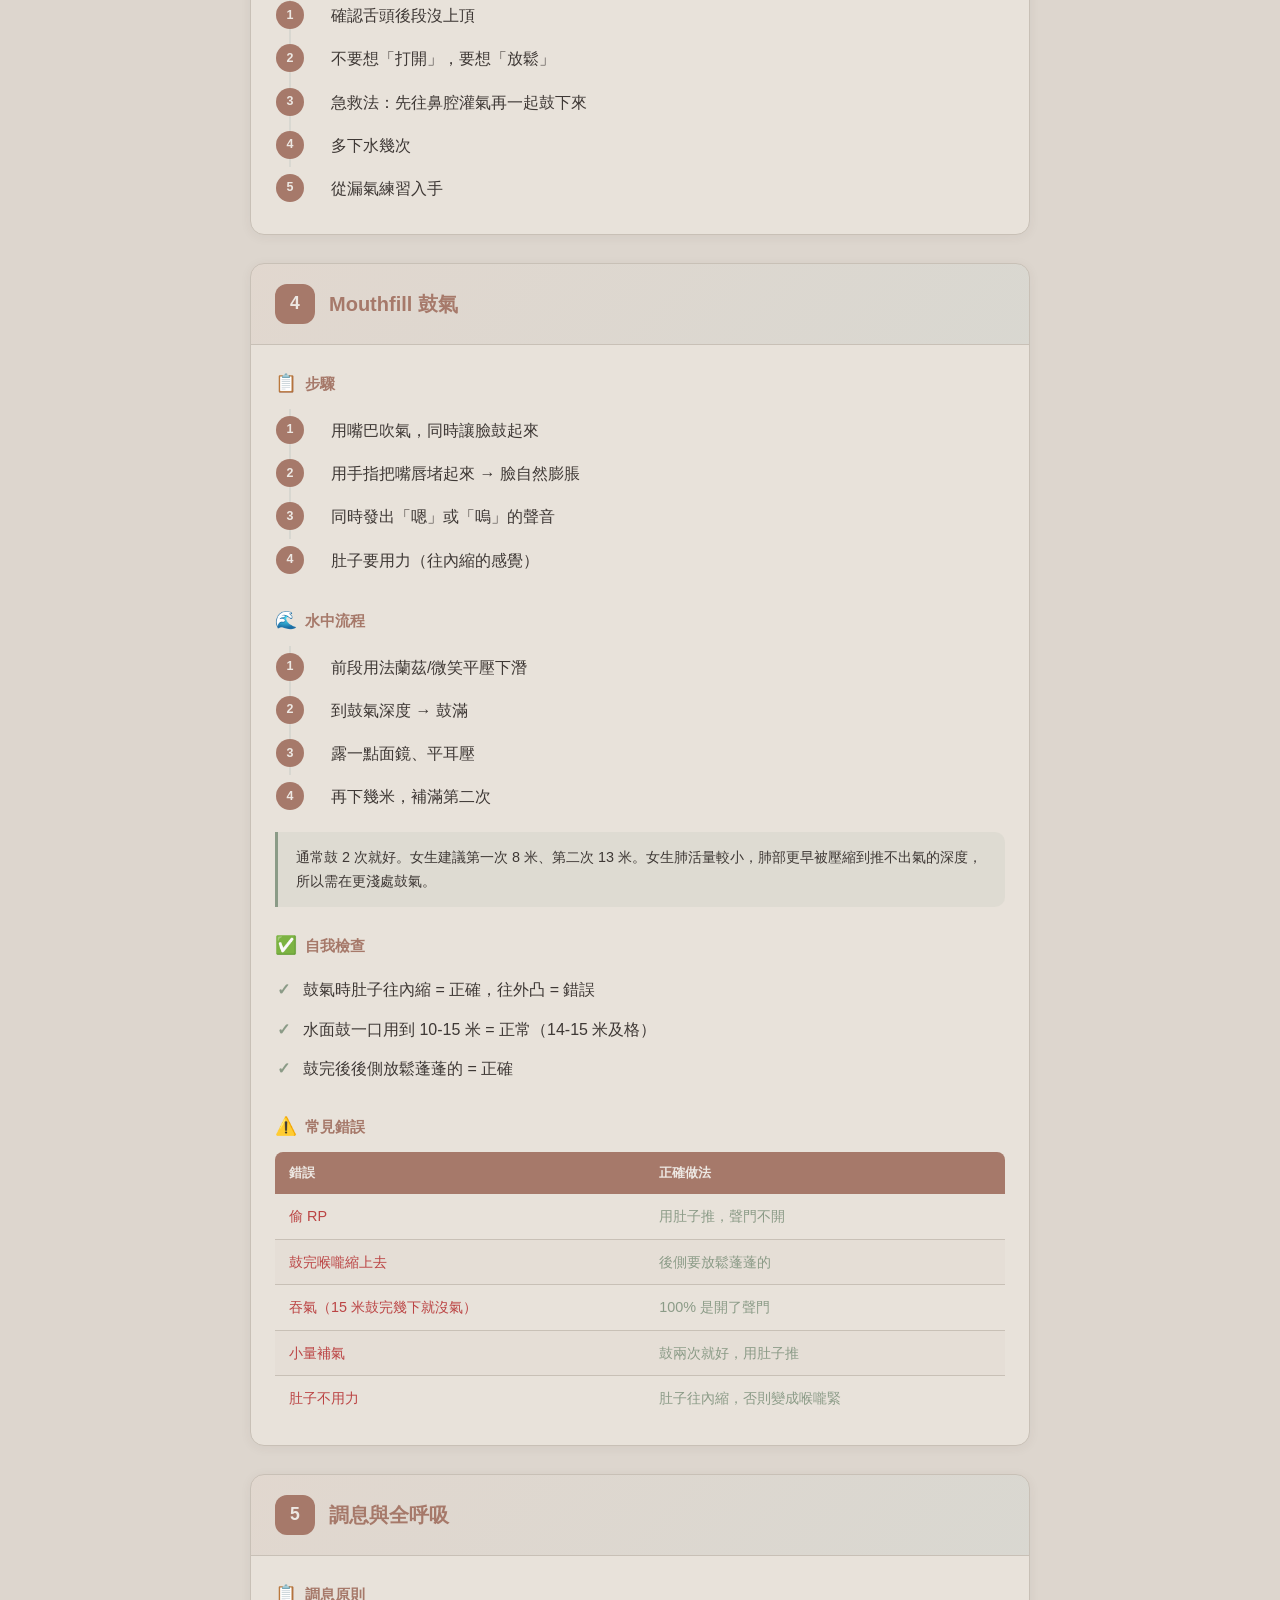
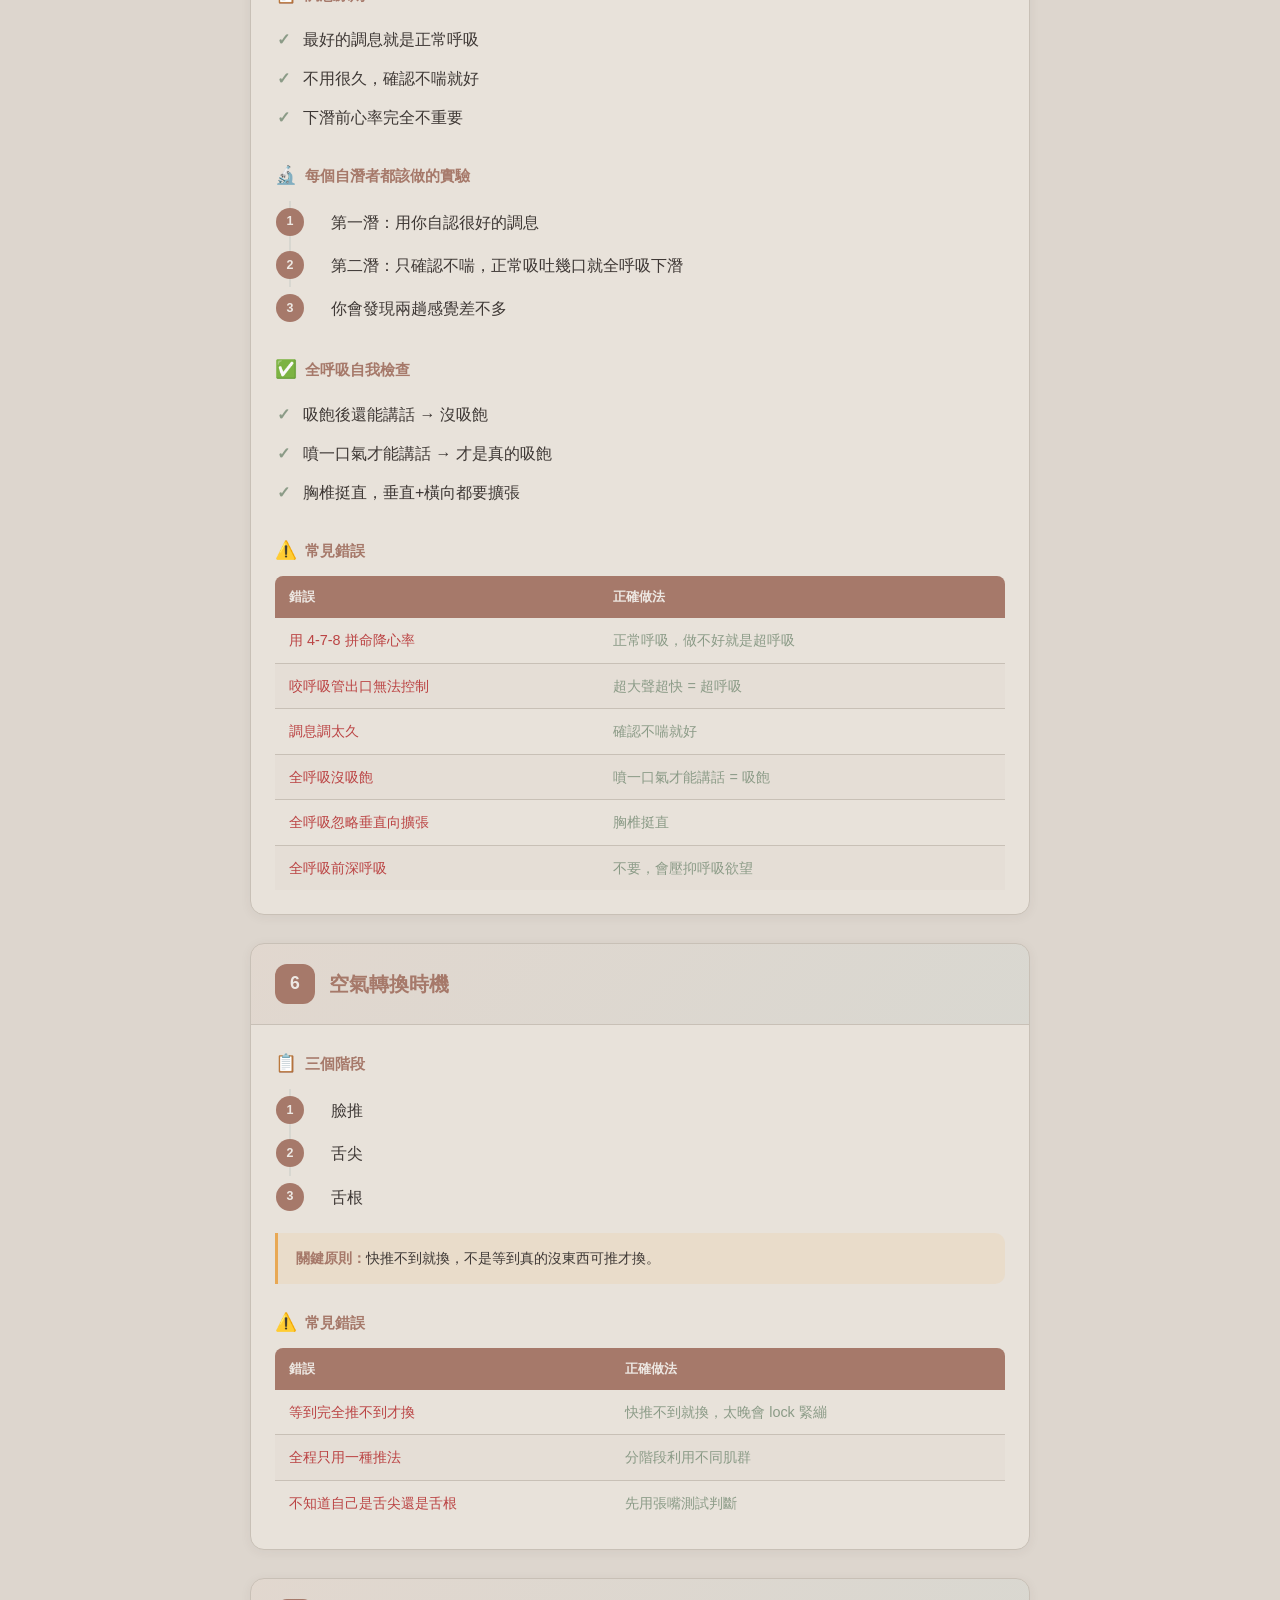
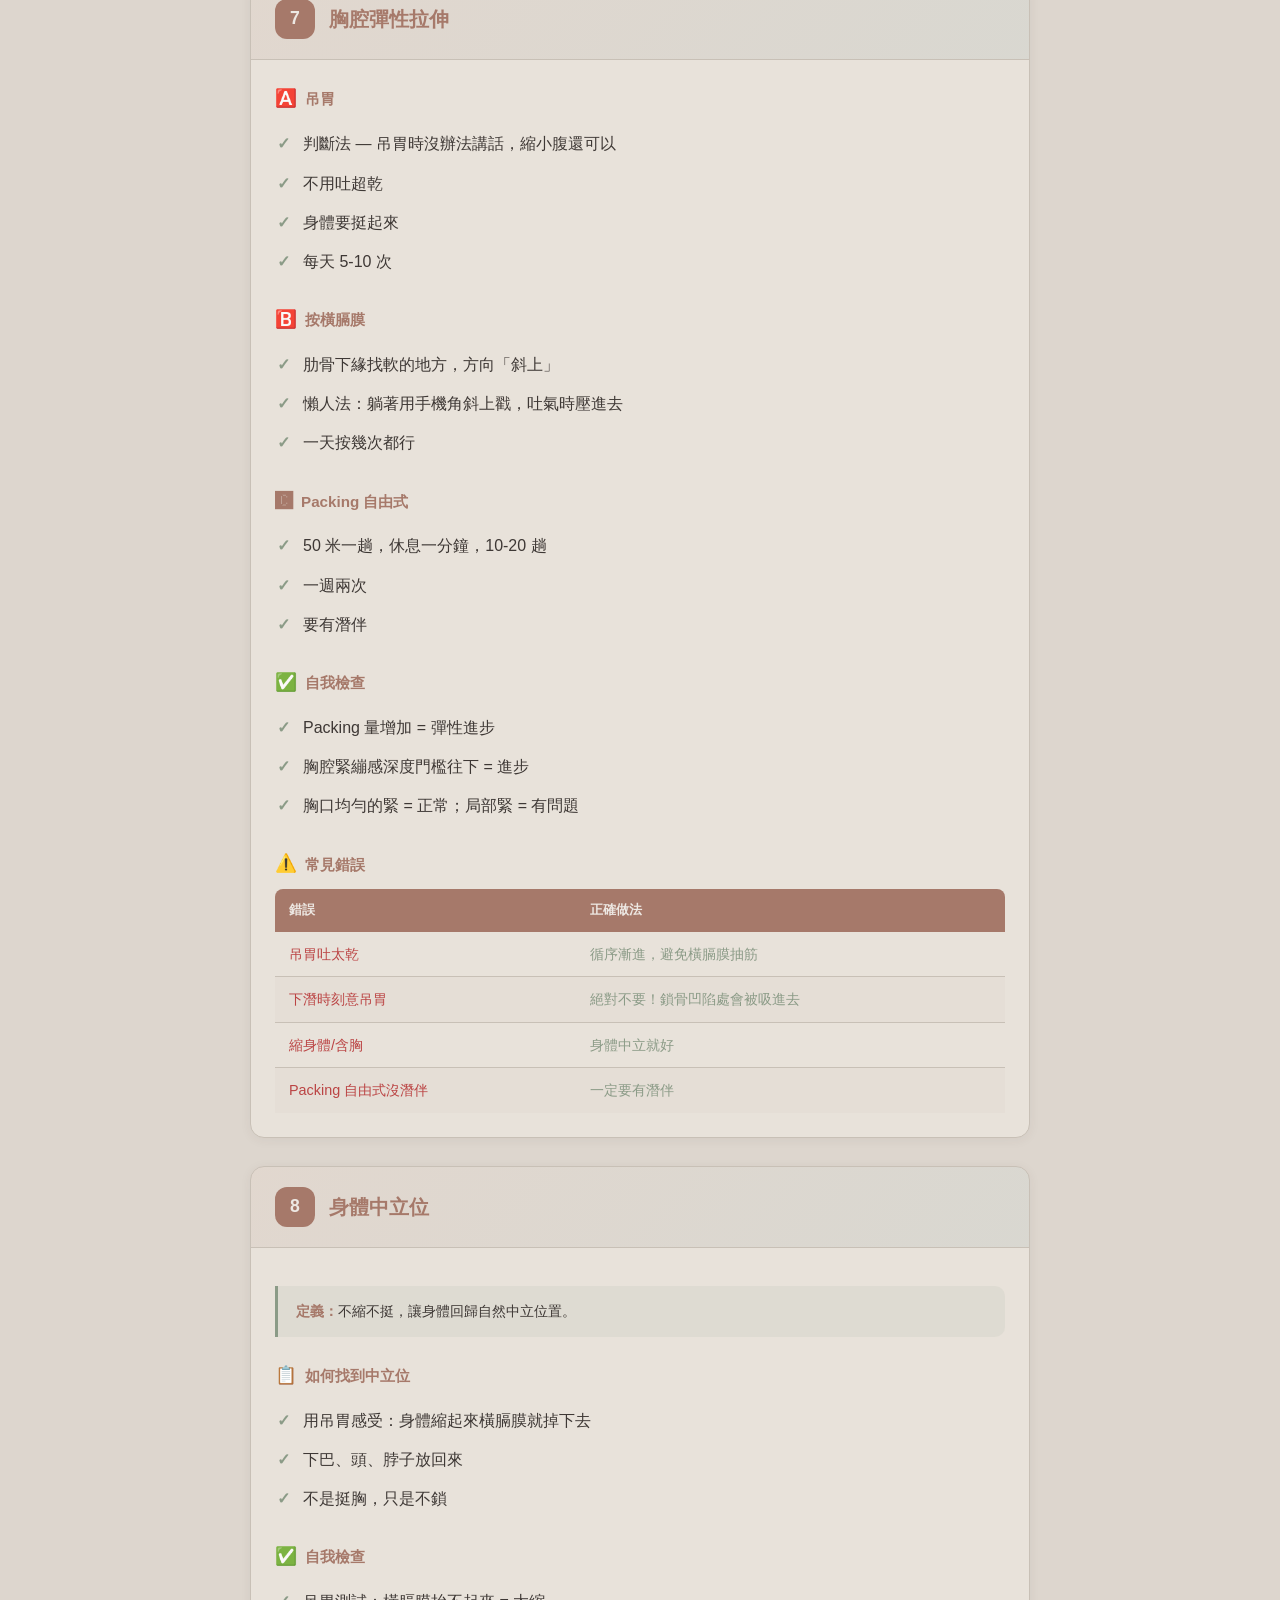
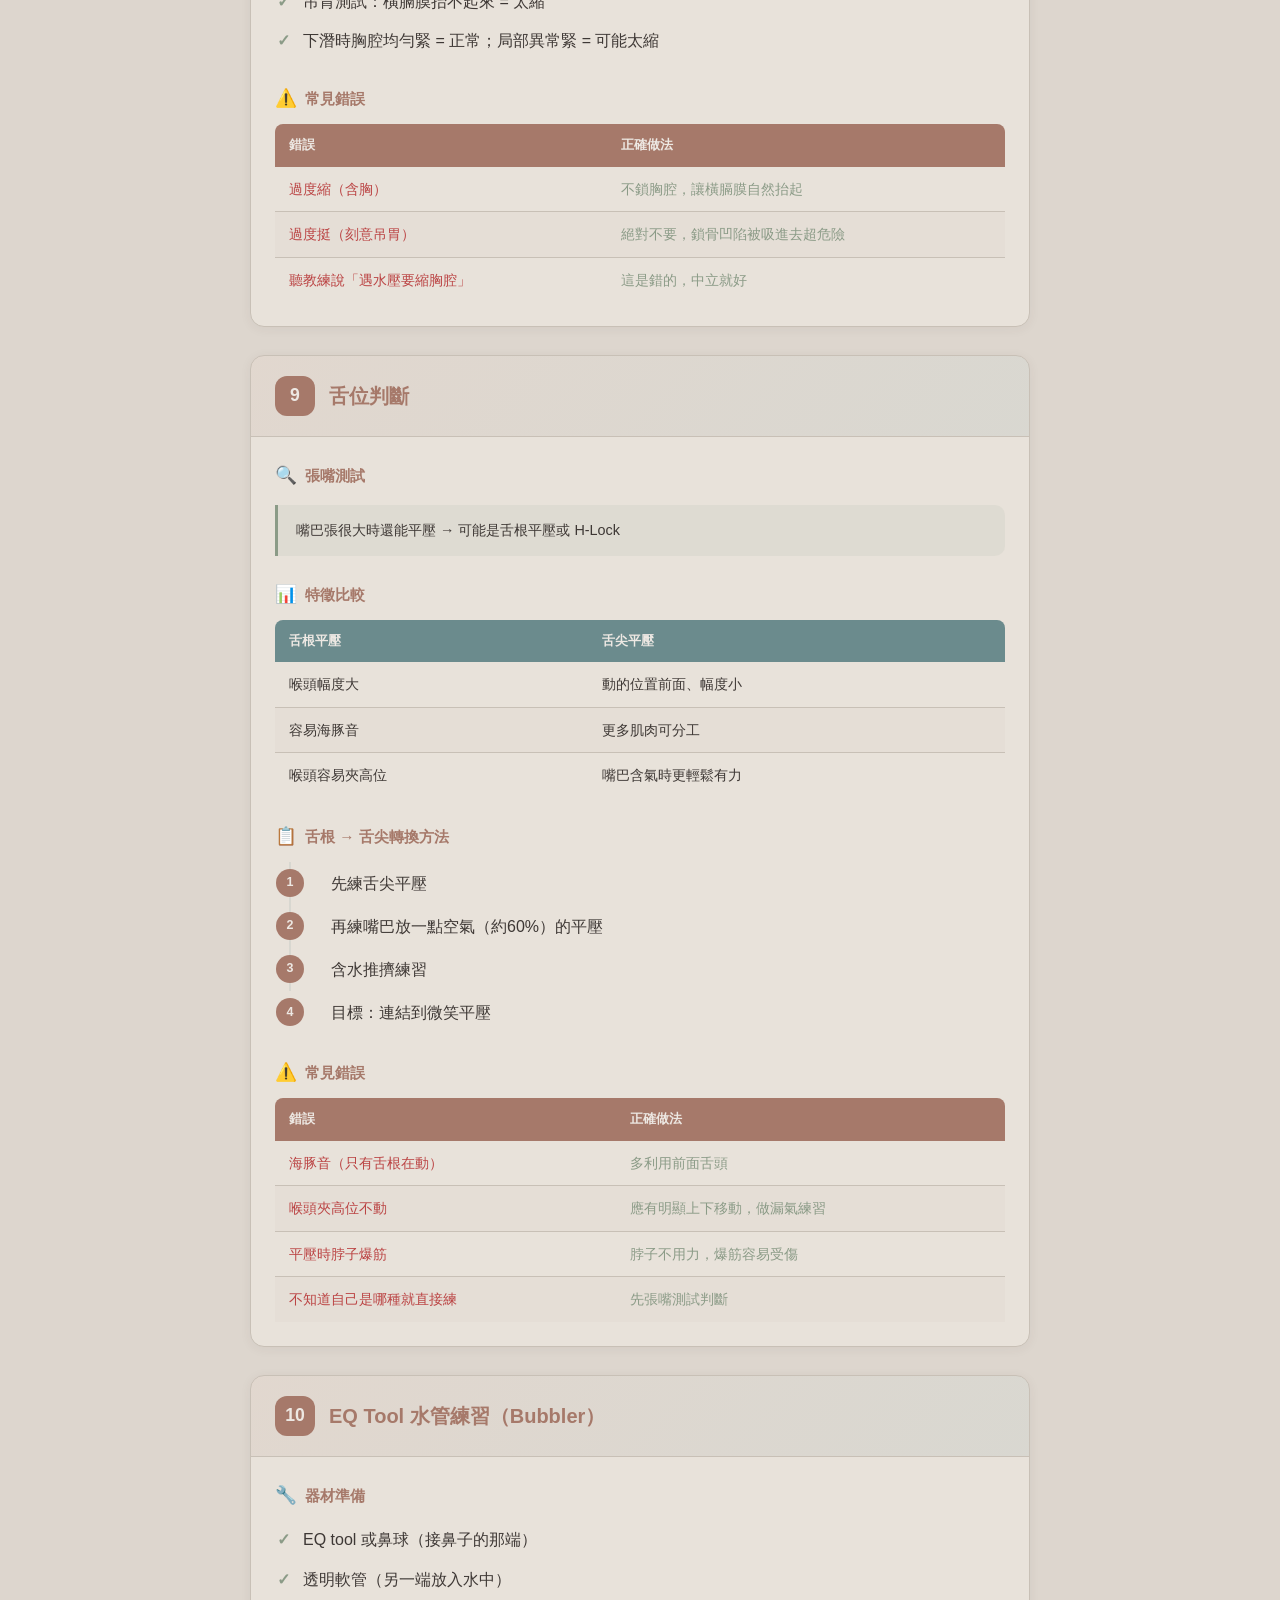
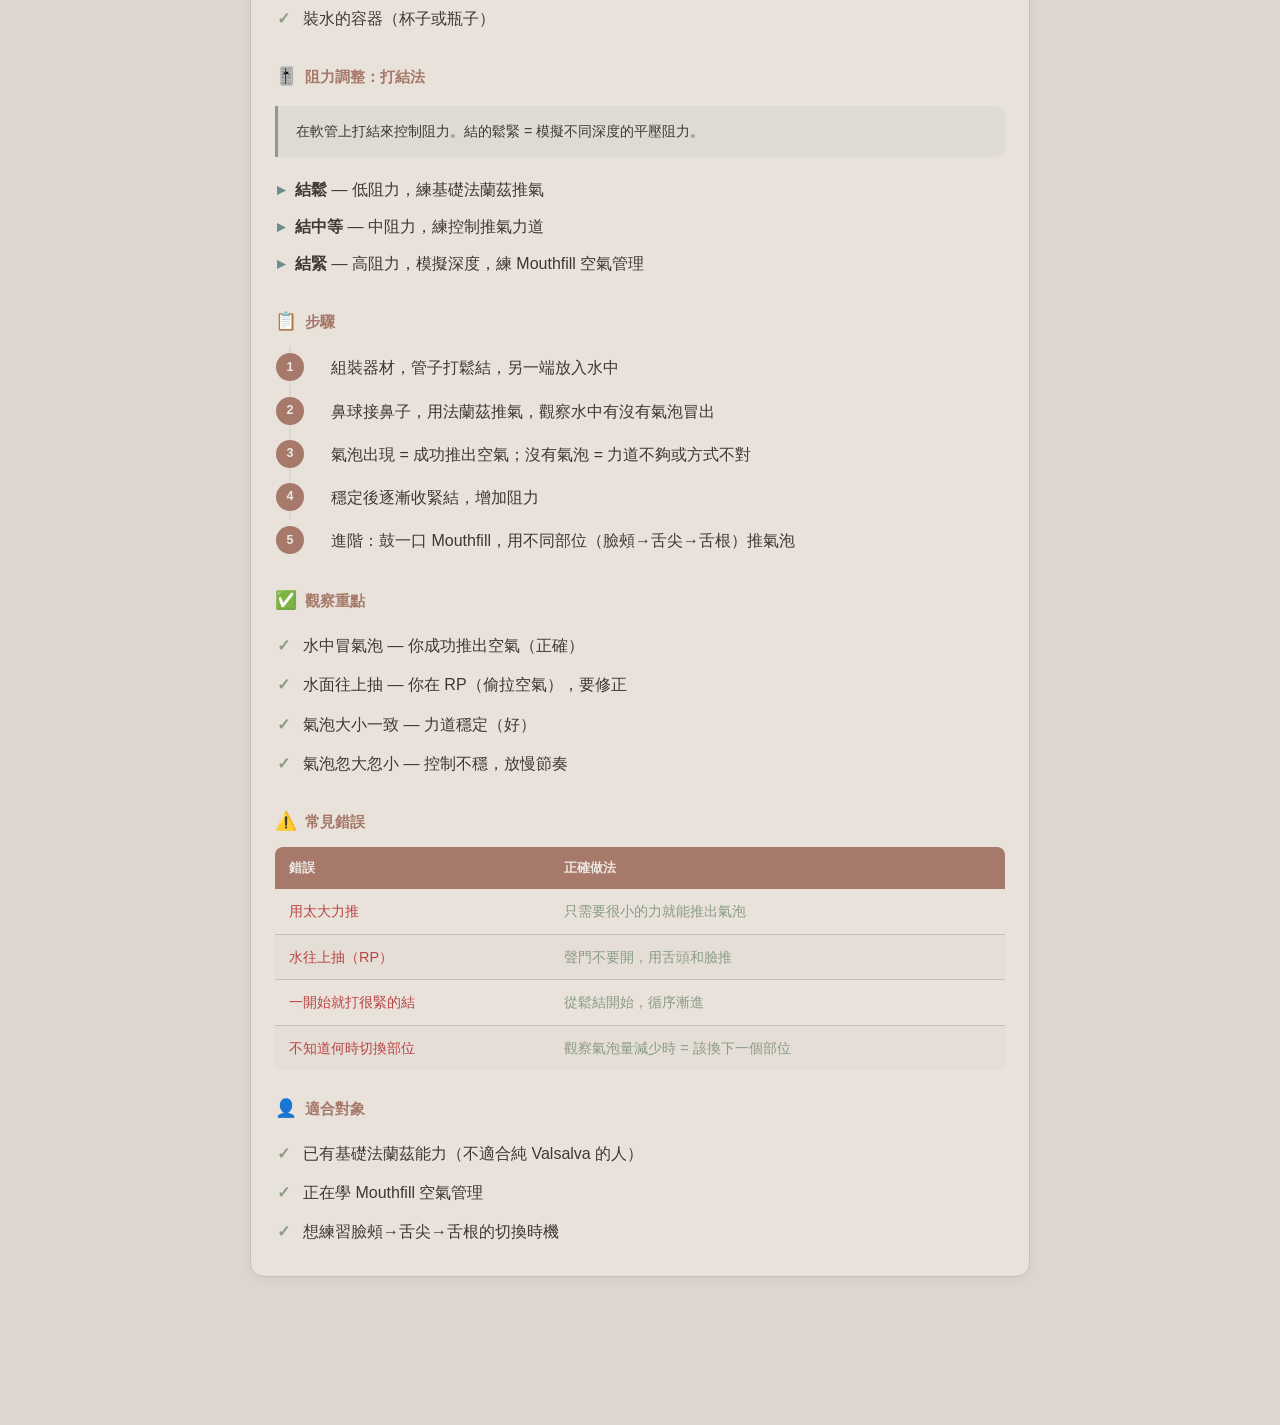
<file: slides/practice-guide.html>
<!DOCTYPE html>
<html lang="zh-Hant">
<head>
  <meta charset="UTF-8">
  <meta name="viewport" content="width=device-width, initial-scale=1.0">
  <title>練習手冊 — 自由潛水學習筆記</title>
  <link rel="icon" href="../favicon.svg" type="image/svg+xml">
  <style>
    :root {
      --bg: #DDD6CE;
      --surface: #E5DED6;
      --card: #E8E2DA;
      --card-border: #C8C0B6;
      --text: #3E3835;
      --text-secondary: #7A7370;
      --accent: #A6796A;
      --accent-soft: rgba(166,121,106,0.1);
      --secondary: #6B8B8D;
      --secondary-soft: rgba(107,139,141,0.12);
      --green: #8B9B87;
      --green-soft: rgba(139,155,135,0.1);
      --highlight: #e8a854;
      --radius: 14px;
      --nav-height: 52px;
    }

    * { margin: 0; padding: 0; box-sizing: border-box; }

    html { scroll-behavior: smooth; }

    body {
      font-family: -apple-system, BlinkMacSystemFont, 'Segoe UI', 'PingFang TC', 'Microsoft JhengHei', 'Noto Sans CJK TC', sans-serif;
      background: var(--bg);
      color: var(--text);
      line-height: 1.7;
      font-size: 16px;
    }

    /* === Sticky Nav === */
    .top-bar {
      position: sticky;
      top: 0;
      z-index: 100;
      background: rgba(221,214,206,0.92);
      backdrop-filter: blur(12px);
      -webkit-backdrop-filter: blur(12px);
      border-bottom: 1px solid var(--card-border);
    }
    .top-bar-inner {
      max-width: 900px;
      margin: 0 auto;
      display: flex;
      align-items: center;
      gap: 12px;
      padding: 0 20px;
      height: var(--nav-height);
    }
    .back-link {
      color: var(--accent);
      text-decoration: none;
      font-weight: 600;
      font-size: 0.9rem;
      white-space: nowrap;
      flex-shrink: 0;
    }
    .back-link:hover { text-decoration: underline; }
    .nav-scroll {
      flex: 1;
      overflow-x: auto;
      display: flex;
      gap: 4px;
      -webkit-overflow-scrolling: touch;
      scrollbar-width: none;
    }
    .nav-scroll::-webkit-scrollbar { display: none; }
    .nav-scroll a {
      color: var(--text-secondary);
      text-decoration: none;
      font-size: 0.78rem;
      font-weight: 500;
      padding: 6px 10px;
      border-radius: 8px;
      white-space: nowrap;
      transition: all 0.2s;
    }
    .nav-scroll a:hover,
    .nav-scroll a.active {
      background: var(--accent-soft);
      color: var(--accent);
    }

    /* === Page Header === */
    .page-hero {
      background: linear-gradient(135deg, #C4A08A 0%, #A6796A 40%, #8A6A5A 100%);
      color: #EDE8E3;
      text-align: center;
      padding: 60px 24px 48px;
    }
    .page-hero h1 {
      font-size: 2.2rem;
      font-weight: 700;
      letter-spacing: -0.02em;
      margin-bottom: 8px;
    }
    .page-hero p {
      font-size: 1rem;
      font-weight: 300;
      opacity: 0.85;
    }

    /* === Main Content === */
    .content {
      max-width: 820px;
      margin: 0 auto;
      padding: 32px 20px 120px;
    }

    /* === Section Card === */
    .section {
      background: var(--card);
      border-radius: var(--radius);
      border: 1px solid var(--card-border);
      box-shadow: 0 2px 12px rgba(62,56,53,0.06);
      margin-bottom: 28px;
      overflow: hidden;
      scroll-margin-top: calc(var(--nav-height) + 16px);
    }
    .section-header {
      background: linear-gradient(135deg, var(--accent-soft), var(--secondary-soft));
      padding: 20px 24px;
      display: flex;
      align-items: center;
      gap: 14px;
      border-bottom: 1px solid var(--card-border);
    }
    .section-num {
      width: 40px; height: 40px;
      background: var(--accent);
      color: #EDE8E3;
      border-radius: 12px;
      display: flex;
      align-items: center;
      justify-content: center;
      font-weight: 700;
      font-size: 1.1rem;
      flex-shrink: 0;
    }
    .section-header h2 {
      font-size: 1.25rem;
      font-weight: 700;
      color: var(--accent);
    }
    .section-body { padding: 24px; }

    /* === Sub-headings === */
    .sub-title {
      font-size: 0.95rem;
      font-weight: 700;
      color: var(--accent);
      margin: 24px 0 10px;
      display: flex;
      align-items: center;
      gap: 8px;
    }
    .sub-title:first-child { margin-top: 0; }
    .sub-title .icon { font-size: 1.1rem; }

    /* === Steps === */
    .steps {
      list-style: none;
      counter-reset: step;
      padding: 0;
    }
    .steps li {
      counter-increment: step;
      padding: 8px 0 8px 40px;
      position: relative;
      border-left: 2px solid var(--secondary-soft);
      margin-left: 14px;
    }
    .steps li::before {
      content: counter(step);
      position: absolute;
      left: -15px;
      top: 7px;
      width: 28px; height: 28px;
      background: var(--accent);
      color: #EDE8E3;
      border-radius: 50%;
      display: flex;
      align-items: center;
      justify-content: center;
      font-size: 0.78rem;
      font-weight: 700;
    }
    .steps li:last-child { border-left-color: transparent; }

    /* === Self-check === */
    .check-list {
      list-style: none;
      padding: 0;
    }
    .check-list li {
      padding: 6px 0 6px 28px;
      position: relative;
      color: var(--text);
    }
    .check-list li::before {
      content: '✓';
      position: absolute;
      left: 2px;
      top: 6px;
      color: var(--green);
      font-weight: 700;
      font-size: 1rem;
    }

    /* === Mistake Table === */
    .mistake-table {
      width: 100%;
      border-collapse: collapse;
      font-size: 0.9rem;
      margin-top: 4px;
    }
    .mistake-table thead th {
      background: var(--accent);
      color: #EDE8E3;
      padding: 10px 14px;
      text-align: left;
      font-weight: 600;
      font-size: 0.82rem;
    }
    .mistake-table thead th:first-child { border-radius: 8px 0 0 0; }
    .mistake-table thead th:last-child { border-radius: 0 8px 0 0; }
    .mistake-table tbody td {
      padding: 10px 14px;
      border-bottom: 1px solid var(--card-border);
      vertical-align: top;
    }
    .mistake-table tbody tr:last-child td { border-bottom: none; }
    .mistake-table tbody td:first-child {
      color: #b44;
      font-weight: 500;
    }
    .mistake-table tbody td:last-child {
      color: var(--green);
      font-weight: 500;
    }
    .mistake-table tbody tr:nth-child(even) { background: var(--surface); }

    /* === Feature comparison table === */
    .compare-table {
      width: 100%;
      border-collapse: collapse;
      font-size: 0.9rem;
      margin-top: 4px;
    }
    .compare-table thead th {
      background: var(--secondary);
      color: #EDE8E3;
      padding: 10px 14px;
      text-align: left;
      font-weight: 600;
      font-size: 0.82rem;
    }
    .compare-table thead th:first-child { border-radius: 8px 0 0 0; }
    .compare-table thead th:last-child { border-radius: 0 8px 0 0; }
    .compare-table tbody td {
      padding: 10px 14px;
      border-bottom: 1px solid var(--card-border);
    }
    .compare-table tbody tr:nth-child(even) { background: var(--surface); }
    .compare-table tbody tr:last-child td { border-bottom: none; }

    /* === Info box === */
    .info-box {
      background: var(--green-soft);
      border-left: 3px solid var(--green);
      border-radius: 0 10px 10px 0;
      padding: 14px 18px;
      margin: 14px 0;
      font-size: 0.9rem;
      line-height: 1.6;
    }
    .info-box.warn {
      background: rgba(232,168,84,0.12);
      border-left-color: var(--highlight);
    }
    .info-box.danger {
      background: rgba(180,68,68,0.08);
      border-left-color: #b44;
    }
    .info-box strong { color: var(--accent); }

    /* === Advanced sub-steps === */
    .adv-steps {
      list-style: none;
      padding: 0;
    }
    .adv-steps li {
      padding: 5px 0 5px 20px;
      position: relative;
    }
    .adv-steps li::before {
      content: '▸';
      position: absolute;
      left: 2px;
      color: var(--secondary);
      font-weight: 700;
    }

    /* === Back to Top === */
    .back-top {
      position: fixed;
      bottom: 28px;
      right: 28px;
      width: 46px; height: 46px;
      background: var(--accent);
      color: #EDE8E3;
      border: none;
      border-radius: 50%;
      font-size: 1.2rem;
      cursor: pointer;
      box-shadow: 0 4px 16px rgba(62,56,53,0.06);
      display: flex;
      align-items: center;
      justify-content: center;
      opacity: 0;
      transform: translateY(12px);
      transition: all 0.3s;
      z-index: 99;
    }
    .back-top.show {
      opacity: 1;
      transform: translateY(0);
    }
    .back-top:hover {
      transform: scale(1.08);
      box-shadow: 0 6px 20px rgba(62,56,53,0.06);
    }

    /* === Responsive === */
    @media (max-width: 600px) {
      .page-hero { padding: 48px 20px 36px; }
      .page-hero h1 { font-size: 1.6rem; }
      .section-body { padding: 18px 16px; }
      .section-header { padding: 16px; }
      .section-header h2 { font-size: 1.1rem; }
      .mistake-table, .compare-table { font-size: 0.82rem; }
      .mistake-table thead th, .compare-table thead th { padding: 8px 10px; }
      .mistake-table tbody td, .compare-table tbody td { padding: 8px 10px; }
      .back-top { bottom: 20px; right: 16px; width: 42px; height: 42px; }
      .nav-scroll a { font-size: 0.74rem; padding: 5px 8px; }
    }
  </style>
</head>
<body>

<!-- Sticky Nav -->
<div class="top-bar">
  <div class="top-bar-inner">
    <a href="index.html" class="back-link">← 章節</a>
    <div class="nav-scroll">
      <a href="#s1">漏氣練習</a>
      <a href="#s2">微笑平壓</a>
      <a href="#s3">開軟顎</a>
      <a href="#s4">MF鼓氣</a>
      <a href="#s5">調息</a>
      <a href="#s6">空氣轉換</a>
      <a href="#s7">胸腔拉伸</a>
      <a href="#s8">身體中立</a>
      <a href="#s9">舌位判斷</a>
      <a href="#s10">EQ水管</a>
    </div>
  </div>
</div>

<!-- Hero -->
<div class="page-hero">
  <h1>練習手冊</h1>
  <p>自由潛水 Mouthfill 練習指引</p>
</div>

<!-- Content -->
<div class="content">

  <!-- ====== 1. 漏氣練習 ====== -->
  <div class="section" id="s1">
    <div class="section-header">
      <div class="section-num">1</div>
      <h2>漏氣練習</h2>
    </div>
    <div class="section-body">

      <div class="sub-title"><span class="icon">📋</span> 步驟</div>
      <ol class="steps">
        <li>嘴巴輕輕鼓起來（臉頰要有東西），不要很用力</li>
        <li>鼓氣時鼻子要先捏起來</li>
        <li>捏鼻子 → 讓氣從鼻子小縫漏出去</li>
        <li>手不要整個放掉，只露一個小縫</li>
        <li>發出類似氣球洩氣的聲音</li>
      </ol>

      <div class="sub-title"><span class="icon">✅</span> 自我檢查</div>
      <ul class="check-list">
        <li>鼓起來時下巴下方（頦下）也會膨起來</li>
        <li>漏氣時臉和頦下要「同時消」</li>
        <li>感受發力位置：臉、舌頭前後、喉嚨附近</li>
        <li>喉嚨附近的感知最重要</li>
      </ul>

      <div class="sub-title"><span class="icon">⚠️</span> 常見錯誤</div>
      <table class="mistake-table">
        <thead><tr><th>錯誤</th><th>正確做法</th></tr></thead>
        <tbody>
          <tr><td>沒捏鼻子就鼓氣</td><td>鼓氣一定要捏鼻子</td></tr>
          <tr><td>鼻子整隻手放開</td><td>只露小縫，放開會讓軟顎鎖起來</td></tr>
          <tr><td>鼓太用力</td><td>輕輕鬆鬆讓它膨起來</td></tr>
          <tr><td>喉頭被夾在高位</td><td>喉頭應有明顯上下移動</td></tr>
          <tr><td>臉消了但頦下沒消</td><td>兩個要同時消</td></tr>
        </tbody>
      </table>

      <div class="sub-title"><span class="icon">🎯</span> 進階：三階段氣量</div>
      <ul class="adv-steps">
        <li>鼓最大 → 整口漏掉</li>
        <li>鼓中間 60-70% → 整口漏掉</li>
        <li>鼓少少 → 整口漏掉</li>
      </ul>
      <div class="info-box">每下鼓起來後，先確定後面是放鬆的、有空間的，然後直接送上去。</div>

    </div>
  </div>

  <!-- ====== 2. 微笑平壓 ====== -->
  <div class="section" id="s2">
    <div class="section-header">
      <div class="section-num">2</div>
      <h2>微笑平壓</h2>
    </div>
    <div class="section-body">

      <div class="sub-title"><span class="icon">📋</span> 步驟</div>
      <ol class="steps">
        <li>嘴巴含約 60% 空氣</li>
        <li>嘴角跟舌頭一起抬升（不是純舌根）</li>
        <li>臉用力推 → 舌頭同時往上抬抵抗</li>
        <li>兩者互相抵抗，訓練到同步</li>
      </ol>

      <div class="sub-title"><span class="icon">✅</span> 自我檢查</div>
      <ul class="check-list">
        <li>臉推時空氣不能被擠下去</li>
        <li>要感覺到臉與舌頭的「互相抵抗」</li>
        <li>舌頭要有「想撐起來」的感覺</li>
      </ul>

      <div class="sub-title"><span class="icon">⚠️</span> 常見錯誤</div>
      <table class="mistake-table">
        <thead><tr><th>錯誤</th><th>正確做法</th></tr></thead>
        <tbody>
          <tr><td>臉推時空氣被擠下去</td><td>舌頭要有抵抗感</td></tr>
          <tr><td>只有舌根在動</td><td>嘴角與舌頭一起抬升</td></tr>
          <tr><td>刻意做但不是本能</td><td>練到像含水時舌頭自動擋住一樣自然</td></tr>
        </tbody>
      </table>

      <div class="info-box"><strong>目標：</strong>練到身體本能 — 含一口水用力往後擠，舌頭自己會起來擋，沒人教你身體本能就會做。</div>

    </div>
  </div>

  <!-- ====== 3. 開軟顎練習 ====== -->
  <div class="section" id="s3">
    <div class="section-header">
      <div class="section-num">3</div>
      <h2>開軟顎練習</h2>
    </div>
    <div class="section-body">

      <div class="sub-title"><span class="icon">📋</span> 步驟</div>
      <ol class="steps">
        <li>嘴巴輕輕鼓起來</li>
        <li>捏住鼻子</li>
        <li>想像要做一個法蘭茲（不用真的推）</li>
        <li>感覺喉嚨上方有「輕輕掉下來」的感覺</li>
        <li>重點是放鬆，不是用力</li>
      </ol>

      <div class="sub-title"><span class="icon">✅</span> 自我檢查</div>
      <ul class="check-list">
        <li>正確感覺：喉嚨上方「輕輕掉下來」的放鬆感</li>
        <li>如果感覺是「推開」→ 方向錯了</li>
      </ul>

      <div class="sub-title"><span class="icon">⚠️</span> 常見錯誤</div>
      <table class="mistake-table">
        <thead><tr><th>錯誤</th><th>正確做法</th></tr></thead>
        <tbody>
          <tr><td>舌頭後段上頂（鼓起來後還能用鼻子呼吸）</td><td>放鬆舌根，是舌頭後段封閉不是軟顎鎖住</td></tr>
          <tr><td>用鼻球開關練習</td><td>用「想像法蘭茲」法（鼻球練習時聲門也在開開關關）</td></tr>
          <tr><td>越用力越鎖</td><td>想「放鬆」不是想「打開」</td></tr>
        </tbody>
      </table>

      <div class="sub-title"><span class="icon">🔧</span> 感覺不到怎麼辦</div>
      <ol class="steps">
        <li>確認舌頭後段沒上頂</li>
        <li>不要想「打開」，要想「放鬆」</li>
        <li>急救法：先往鼻腔灌氣再一起鼓下來</li>
        <li>多下水幾次</li>
        <li>從漏氣練習入手</li>
      </ol>

    </div>
  </div>

  <!-- ====== 4. Mouthfill 鼓氣 ====== -->
  <div class="section" id="s4">
    <div class="section-header">
      <div class="section-num">4</div>
      <h2>Mouthfill 鼓氣</h2>
    </div>
    <div class="section-body">

      <div class="sub-title"><span class="icon">📋</span> 步驟</div>
      <ol class="steps">
        <li>用嘴巴吹氣，同時讓臉鼓起來</li>
        <li>用手指把嘴唇堵起來 → 臉自然膨脹</li>
        <li>同時發出「嗯」或「嗚」的聲音</li>
        <li>肚子要用力（往內縮的感覺）</li>
      </ol>

      <div class="sub-title"><span class="icon">🌊</span> 水中流程</div>
      <ol class="steps">
        <li>前段用法蘭茲/微笑平壓下潛</li>
        <li>到鼓氣深度 → 鼓滿</li>
        <li>露一點面鏡、平耳壓</li>
        <li>再下幾米，補滿第二次</li>
      </ol>
      <div class="info-box">通常鼓 2 次就好。女生建議第一次 8 米、第二次 13 米。女生肺活量較小，肺部更早被壓縮到推不出氣的深度，所以需在更淺處鼓氣。</div>

      <div class="sub-title"><span class="icon">✅</span> 自我檢查</div>
      <ul class="check-list">
        <li>鼓氣時肚子往內縮 = 正確，往外凸 = 錯誤</li>
        <li>水面鼓一口用到 10-15 米 = 正常（14-15 米及格）</li>
        <li>鼓完後後側放鬆蓬蓬的 = 正確</li>
      </ul>

      <div class="sub-title"><span class="icon">⚠️</span> 常見錯誤</div>
      <table class="mistake-table">
        <thead><tr><th>錯誤</th><th>正確做法</th></tr></thead>
        <tbody>
          <tr><td>偷 RP</td><td>用肚子推，聲門不開</td></tr>
          <tr><td>鼓完喉嚨縮上去</td><td>後側要放鬆蓬蓬的</td></tr>
          <tr><td>吞氣（15 米鼓完幾下就沒氣）</td><td>100% 是開了聲門</td></tr>
          <tr><td>小量補氣</td><td>鼓兩次就好，用肚子推</td></tr>
          <tr><td>肚子不用力</td><td>肚子往內縮，否則變成喉嚨緊</td></tr>
        </tbody>
      </table>

    </div>
  </div>

  <!-- ====== 5. 調息與全呼吸 ====== -->
  <div class="section" id="s5">
    <div class="section-header">
      <div class="section-num">5</div>
      <h2>調息與全呼吸</h2>
    </div>
    <div class="section-body">

      <div class="sub-title"><span class="icon">📋</span> 調息原則</div>
      <ul class="check-list">
        <li>最好的調息就是正常呼吸</li>
        <li>不用很久，確認不喘就好</li>
        <li>下潛前心率完全不重要</li>
      </ul>

      <div class="sub-title"><span class="icon">🔬</span> 每個自潛者都該做的實驗</div>
      <ol class="steps">
        <li>第一潛：用你自認很好的調息</li>
        <li>第二潛：只確認不喘，正常吸吐幾口就全呼吸下潛</li>
        <li>你會發現兩趟感覺差不多</li>
      </ol>

      <div class="sub-title"><span class="icon">✅</span> 全呼吸自我檢查</div>
      <ul class="check-list">
        <li>吸飽後還能講話 → 沒吸飽</li>
        <li>噴一口氣才能講話 → 才是真的吸飽</li>
        <li>胸椎挺直，垂直+橫向都要擴張</li>
      </ul>

      <div class="sub-title"><span class="icon">⚠️</span> 常見錯誤</div>
      <table class="mistake-table">
        <thead><tr><th>錯誤</th><th>正確做法</th></tr></thead>
        <tbody>
          <tr><td>用 4-7-8 拼命降心率</td><td>正常呼吸，做不好就是超呼吸</td></tr>
          <tr><td>咬呼吸管出口無法控制</td><td>超大聲超快 = 超呼吸</td></tr>
          <tr><td>調息調太久</td><td>確認不喘就好</td></tr>
          <tr><td>全呼吸沒吸飽</td><td>噴一口氣才能講話 = 吸飽</td></tr>
          <tr><td>全呼吸忽略垂直向擴張</td><td>胸椎挺直</td></tr>
          <tr><td>全呼吸前深呼吸</td><td>不要，會壓抑呼吸欲望</td></tr>
        </tbody>
      </table>

    </div>
  </div>

  <!-- ====== 6. 空氣轉換時機 ====== -->
  <div class="section" id="s6">
    <div class="section-header">
      <div class="section-num">6</div>
      <h2>空氣轉換時機</h2>
    </div>
    <div class="section-body">

      <div class="sub-title"><span class="icon">📋</span> 三個階段</div>
      <ol class="steps">
        <li>臉推</li>
        <li>舌尖</li>
        <li>舌根</li>
      </ol>

      <div class="info-box warn"><strong>關鍵原則：</strong>快推不到就換，不是等到真的沒東西可推才換。</div>

      <div class="sub-title"><span class="icon">⚠️</span> 常見錯誤</div>
      <table class="mistake-table">
        <thead><tr><th>錯誤</th><th>正確做法</th></tr></thead>
        <tbody>
          <tr><td>等到完全推不到才換</td><td>快推不到就換，太晚會 lock 緊繃</td></tr>
          <tr><td>全程只用一種推法</td><td>分階段利用不同肌群</td></tr>
          <tr><td>不知道自己是舌尖還是舌根</td><td>先用張嘴測試判斷</td></tr>
        </tbody>
      </table>

    </div>
  </div>

  <!-- ====== 7. 胸腔彈性拉伸 ====== -->
  <div class="section" id="s7">
    <div class="section-header">
      <div class="section-num">7</div>
      <h2>胸腔彈性拉伸</h2>
    </div>
    <div class="section-body">

      <div class="sub-title"><span class="icon">🅰️</span> 吊胃</div>
      <ul class="check-list">
        <li>判斷法 — 吊胃時沒辦法講話，縮小腹還可以</li>
        <li>不用吐超乾</li>
        <li>身體要挺起來</li>
        <li>每天 5-10 次</li>
      </ul>

      <div class="sub-title"><span class="icon">🅱️</span> 按橫膈膜</div>
      <ul class="check-list">
        <li>肋骨下緣找軟的地方，方向「斜上」</li>
        <li>懶人法：躺著用手機角斜上戳，吐氣時壓進去</li>
        <li>一天按幾次都行</li>
      </ul>

      <div class="sub-title"><span class="icon">🅲</span> Packing 自由式</div>
      <ul class="check-list">
        <li>50 米一趟，休息一分鐘，10-20 趟</li>
        <li>一週兩次</li>
        <li>要有潛伴</li>
      </ul>

      <div class="sub-title"><span class="icon">✅</span> 自我檢查</div>
      <ul class="check-list">
        <li>Packing 量增加 = 彈性進步</li>
        <li>胸腔緊繃感深度門檻往下 = 進步</li>
        <li>胸口均勻的緊 = 正常；局部緊 = 有問題</li>
      </ul>

      <div class="sub-title"><span class="icon">⚠️</span> 常見錯誤</div>
      <table class="mistake-table">
        <thead><tr><th>錯誤</th><th>正確做法</th></tr></thead>
        <tbody>
          <tr><td>吊胃吐太乾</td><td>循序漸進，避免橫膈膜抽筋</td></tr>
          <tr><td>下潛時刻意吊胃</td><td>絕對不要！鎖骨凹陷處會被吸進去</td></tr>
          <tr><td>縮身體/含胸</td><td>身體中立就好</td></tr>
          <tr><td>Packing 自由式沒潛伴</td><td>一定要有潛伴</td></tr>
        </tbody>
      </table>

    </div>
  </div>

  <!-- ====== 8. 身體中立位 ====== -->
  <div class="section" id="s8">
    <div class="section-header">
      <div class="section-num">8</div>
      <h2>身體中立位</h2>
    </div>
    <div class="section-body">

      <div class="info-box"><strong>定義：</strong>不縮不挺，讓身體回歸自然中立位置。</div>

      <div class="sub-title"><span class="icon">📋</span> 如何找到中立位</div>
      <ul class="check-list">
        <li>用吊胃感受：身體縮起來橫膈膜就掉下去</li>
        <li>下巴、頭、脖子放回來</li>
        <li>不是挺胸，只是不鎖</li>
      </ul>

      <div class="sub-title"><span class="icon">✅</span> 自我檢查</div>
      <ul class="check-list">
        <li>吊胃測試：橫膈膜抬不起來 = 太縮</li>
        <li>下潛時胸腔均勻緊 = 正常；局部異常緊 = 可能太縮</li>
      </ul>

      <div class="sub-title"><span class="icon">⚠️</span> 常見錯誤</div>
      <table class="mistake-table">
        <thead><tr><th>錯誤</th><th>正確做法</th></tr></thead>
        <tbody>
          <tr><td>過度縮（含胸）</td><td>不鎖胸腔，讓橫膈膜自然抬起</td></tr>
          <tr><td>過度挺（刻意吊胃）</td><td>絕對不要，鎖骨凹陷被吸進去超危險</td></tr>
          <tr><td>聽教練說「遇水壓要縮胸腔」</td><td>這是錯的，中立就好</td></tr>
        </tbody>
      </table>

    </div>
  </div>

  <!-- ====== 9. 舌位判斷 ====== -->
  <div class="section" id="s9">
    <div class="section-header">
      <div class="section-num">9</div>
      <h2>舌位判斷</h2>
    </div>
    <div class="section-body">

      <div class="sub-title"><span class="icon">🔍</span> 張嘴測試</div>
      <div class="info-box">嘴巴張很大時還能平壓 → 可能是舌根平壓或 H-Lock</div>

      <div class="sub-title"><span class="icon">📊</span> 特徵比較</div>
      <table class="compare-table">
        <thead><tr><th>舌根平壓</th><th>舌尖平壓</th></tr></thead>
        <tbody>
          <tr><td>喉頭幅度大</td><td>動的位置前面、幅度小</td></tr>
          <tr><td>容易海豚音</td><td>更多肌肉可分工</td></tr>
          <tr><td>喉頭容易夾高位</td><td>嘴巴含氣時更輕鬆有力</td></tr>
        </tbody>
      </table>

      <div class="sub-title"><span class="icon">📋</span> 舌根 → 舌尖轉換方法</div>
      <ol class="steps">
        <li>先練舌尖平壓</li>
        <li>再練嘴巴放一點空氣（約60%）的平壓</li>
        <li>含水推擠練習</li>
        <li>目標：連結到微笑平壓</li>
      </ol>

      <div class="sub-title"><span class="icon">⚠️</span> 常見錯誤</div>
      <table class="mistake-table">
        <thead><tr><th>錯誤</th><th>正確做法</th></tr></thead>
        <tbody>
          <tr><td>海豚音（只有舌根在動）</td><td>多利用前面舌頭</td></tr>
          <tr><td>喉頭夾高位不動</td><td>應有明顯上下移動，做漏氣練習</td></tr>
          <tr><td>平壓時脖子爆筋</td><td>脖子不用力，爆筋容易受傷</td></tr>
          <tr><td>不知道自己是哪種就直接練</td><td>先張嘴測試判斷</td></tr>
        </tbody>
      </table>

    </div>
  </div>

  <!-- ====== 10. EQ Tool 水管練習 ====== -->
  <div class="section" id="s10">
    <div class="section-header">
      <div class="section-num">10</div>
      <h2>EQ Tool 水管練習（Bubbler）</h2>
    </div>
    <div class="section-body">

      <div class="sub-title"><span class="icon">🔧</span> 器材準備</div>
      <ul class="check-list">
        <li>EQ tool 或鼻球（接鼻子的那端）</li>
        <li>透明軟管（另一端放入水中）</li>
        <li>裝水的容器（杯子或瓶子）</li>
      </ul>

      <div class="sub-title"><span class="icon">🎚️</span> 阻力調整：打結法</div>
      <div class="info-box">在軟管上打結來控制阻力。結的鬆緊 = 模擬不同深度的平壓阻力。</div>
      <ul class="adv-steps">
        <li><strong>結鬆</strong> — 低阻力，練基礎法蘭茲推氣</li>
        <li><strong>結中等</strong> — 中阻力，練控制推氣力道</li>
        <li><strong>結緊</strong> — 高阻力，模擬深度，練 Mouthfill 空氣管理</li>
      </ul>

      <div class="sub-title"><span class="icon">📋</span> 步驟</div>
      <ol class="steps">
        <li>組裝器材，管子打鬆結，另一端放入水中</li>
        <li>鼻球接鼻子，用法蘭茲推氣，觀察水中有沒有氣泡冒出</li>
        <li>氣泡出現 = 成功推出空氣；沒有氣泡 = 力道不夠或方式不對</li>
        <li>穩定後逐漸收緊結，增加阻力</li>
        <li>進階：鼓一口 Mouthfill，用不同部位（臉頰→舌尖→舌根）推氣泡</li>
      </ol>

      <div class="sub-title"><span class="icon">✅</span> 觀察重點</div>
      <ul class="check-list">
        <li>水中冒氣泡 — 你成功推出空氣（正確）</li>
        <li>水面往上抽 — 你在 RP（偷拉空氣），要修正</li>
        <li>氣泡大小一致 — 力道穩定（好）</li>
        <li>氣泡忽大忽小 — 控制不穩，放慢節奏</li>
      </ul>

      <div class="sub-title"><span class="icon">⚠️</span> 常見錯誤</div>
      <table class="mistake-table">
        <thead><tr><th>錯誤</th><th>正確做法</th></tr></thead>
        <tbody>
          <tr><td>用太大力推</td><td>只需要很小的力就能推出氣泡</td></tr>
          <tr><td>水往上抽（RP）</td><td>聲門不要開，用舌頭和臉推</td></tr>
          <tr><td>一開始就打很緊的結</td><td>從鬆結開始，循序漸進</td></tr>
          <tr><td>不知道何時切換部位</td><td>觀察氣泡量減少時 = 該換下一個部位</td></tr>
        </tbody>
      </table>

      <div class="sub-title"><span class="icon">👤</span> 適合對象</div>
      <ul class="check-list">
        <li>已有基礎法蘭茲能力（不適合純 Valsalva 的人）</li>
        <li>正在學 Mouthfill 空氣管理</li>
        <li>想練習臉頰→舌尖→舌根的切換時機</li>
      </ul>

    </div>
  </div>

</div><!-- .content -->

<!-- Back to Top -->
<button class="back-top" id="backTop" onclick="window.scrollTo({top:0,behavior:'smooth'})">↑</button>

<script>
// Show/hide back-to-top button
const btn = document.getElementById('backTop');
window.addEventListener('scroll', () => {
  btn.classList.toggle('show', window.scrollY > 400);
});

// Highlight active nav link on scroll
const sections = document.querySelectorAll('.section[id]');
const navLinks = document.querySelectorAll('.nav-scroll a');
const observer = new IntersectionObserver(entries => {
  entries.forEach(entry => {
    if (entry.isIntersecting) {
      navLinks.forEach(a => a.classList.remove('active'));
      const id = entry.target.id;
      const link = document.querySelector(`.nav-scroll a[href="#${id}"]`);
      if (link) link.classList.add('active');
    }
  });
}, { rootMargin: '-60px 0px -70% 0px', threshold: 0 });
sections.forEach(s => observer.observe(s));
</script>

</body>
</html>
</file>
